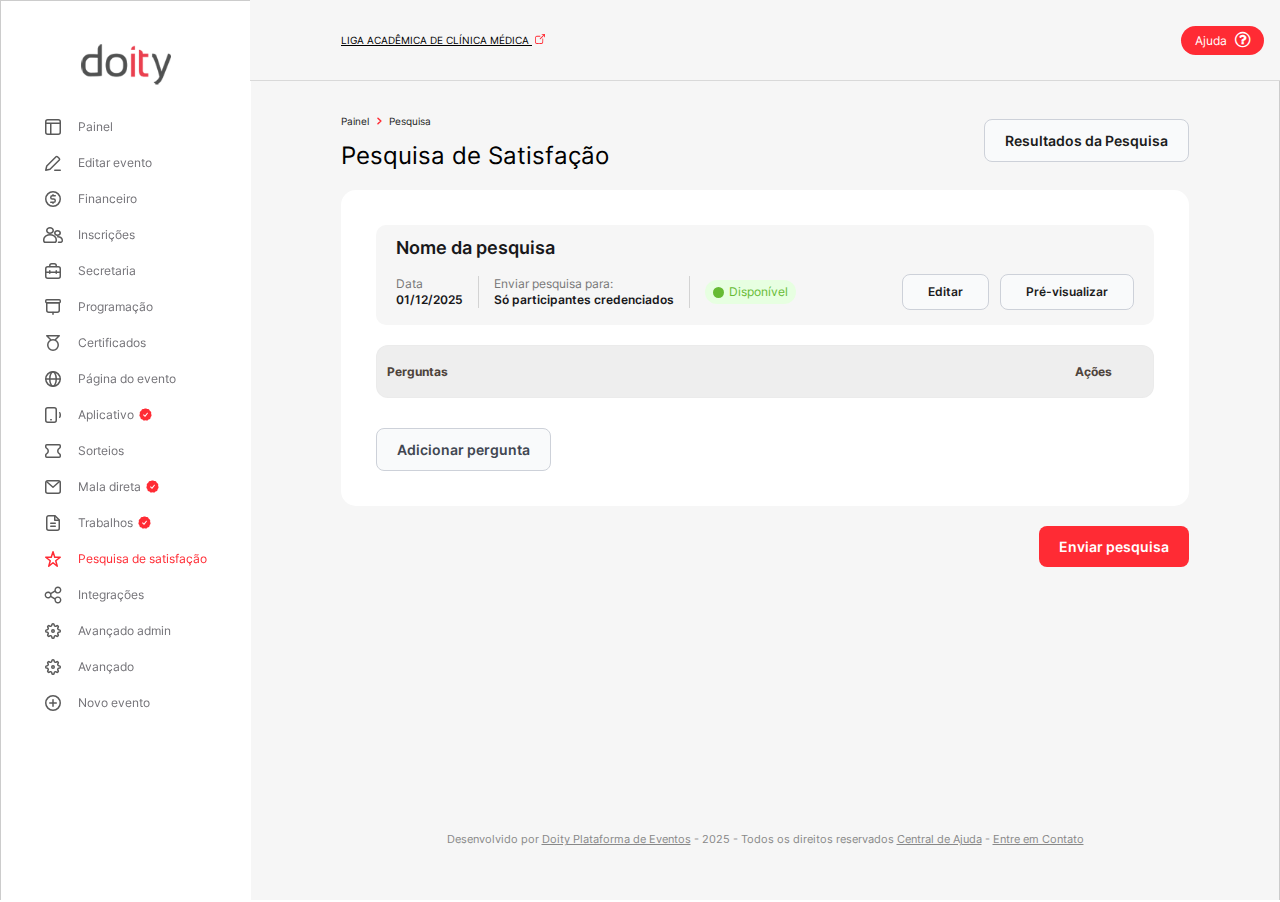
<file: index.html>
<!DOCTYPE html PUBLIC "-//W3C//DTD XHTML 1.0 Strict//EN" "http://www.w3.org/TR/xhtml1/DTD/xhtml1-strict.dtd"><html xmlns="http://www.w3.org/1999/xhtml" xml:lang="pt-br" lang="pt-br" data-scrapbook-source="https://doity.com.br/admin/pesquisas_perguntas/index/279481" data-scrapbook-create="20251201182334660" data-scrapbook-title="Pesquisa - Doity"><head>
	<meta http-equiv="Content-Type" content="text/html; charset=UTF-8">
	<title>
		Pesquisa -
		Doity    </title>
		
		
		<link rel="stylesheet" type="text/css" href="assets/css/reset.css">
		<link rel="stylesheet" type="text/css" href="assets/css/960.css">
		<link rel="stylesheet" type="text/css" href="assets/css/jquery-ui.css">
		<link rel="stylesheet" type="text/css" href="assets/css/thickbox.css">
		<link rel="stylesheet" type="text/css" href="assets/css/doitystrap.css">
		<link rel="stylesheet" type="text/css" href="assets/css/admin.css">
		<link rel="stylesheet" type="text/css" href="assets/css/admin_text.css">
		<link rel="stylesheet" type="text/css" href="assets/css/gray.css">
		<link rel="stylesheet" type="text/css" href="assets/css/datepicker.css">
		<link rel="stylesheet" type="text/css" href="assets/css/form.css">
		<link rel="stylesheet" type="text/css" href="assets/css/menu.css">
		<link rel="stylesheet" type="text/css" href="assets/css/messages.css">
		<link rel="stylesheet" type="text/css" href="assets/css/statics.css">
		<link rel="stylesheet" type="text/css" href="assets/css/tabs.css">
		<link rel="stylesheet" type="text/css" href="assets/css/wysiwyg.css">
		<link rel="stylesheet" type="text/css" href="assets/css/wysiwyg.modal.css">
		<link rel="stylesheet" type="text/css" href="assets/css/wysiwyg-editor.css">
		<link rel="stylesheet" type="text/css" href="assets/css/jquery.thumbs.css">
		<link rel="stylesheet" type="text/css" href="assets/css/bootstrap-tooltip.css">
		<link rel="stylesheet" type="text/css" href="assets/css/jquery.sidr.light.css">
		<link rel="stylesheet" type="text/css" href="assets/css/admin_v2.css">
		<link rel="stylesheet" type="text/css" href="assets/css/admin_responsive.css">
		<link rel="stylesheet" type="text/css" href="assets/css/font-awesome.min.css">
		<link rel="stylesheet" type="text/css" href="assets/css/croppie.css">
		
		<!-- Meus css`s -->
		<link rel="stylesheet" type="text/css" href="assets/css/flexbox.css">
		<link rel="stylesheet" type="text/css" href="assets/css/pesquisa.css">
		<link rel="stylesheet" type="text/css" href="assets/css/resultados.css">
		
		
		<link rel="shortcut icon" href="assets/images/favicon.png">
		<link rel="apple-touch-icon" href="https://grcmlesydpcd.objectstorage.sa-saopaulo-1.oci.customer-oci.com/p/OQwcvnO-c63O08Gc2Kv4OTbJttj5ik60dguiDIyyQ0wuo5SWn-jHOLW9wNbylNqI/n/grcmlesydpcd/b/dtysppobjmntbkp01/o/media/doity/favicon.png">
		<meta name="viewport" content="width=device-width,initial-scale=1">
		<meta name="robots" content="noindex">
		
		
		
		<!-- Google Tag Manager -->
		
		<!-- End Google Tag Manager -->
		
	</head>
	
	<body>
		
		
		<!-- Google Tag Manager (noscript) -->
		<noscript><iframe src="index_1.html" height="0" width="0" style="display:none;visibility:hidden"></iframe></noscript>
		<!-- End Google Tag Manager (noscript) -->
		
		<div id="ajax-loader" style="display: none;">    
			<div>
				<img src="assets/images/ajax-loader-center.gif" id="img-ajax-load-center" alt="">
				<span class="ajax-loader-message"></span>
			</div>
		</div>
		<style type="text/css">
			#ajax-loader{
				background-color: #111; 
				bottom: 0; 
				left: 0;
				position: fixed;
				right: 0;
				top: 0;
				z-index: 1060;
				background: rgba(0, 0, 0, 0.1);
			}
			#ajax-loader div{
				display: block;
				height: 10%;
				left: 50%;
				margin: -150px 0 0 -280px;
				outline: medium none;
				position: fixed;
				top: 60%;
				width: 560px;
				z-index: 2050;
			}
			
			#ajax-loader span.ajax-loader-message {
				display: none;
				position: fixed;
				background: #FCF8E3;
				padding: 20px;
				border-radius: 5px;
				margin: 0 auto;
				top: 50%;
				margin-top: -20px;
				font-size: 12px;
				color: #8a6d3b;
				border: 1px solid #faebcc;
			}
			
			#img-ajax-load-center{
				background-color: #000000;          
				border-radius: 6px;
				padding: 8px;
				position:absolute;
				left:50%;
				top:50%;
				margin-left: -24px;
				margin-top: -24px;
				
				
				opacity:0.75;
				-moz-opacity: 0.75;
				filter: alpha(opacity=75);
			}
		</style>
		<div id="wrapper">
			<div class="container" style="width: 100% !important">
				<div class="menu">
					<ul class="sf-js-enabled">
						<li>
							<a href="https://doity.com.br/admin">Painel</a>
						</li>
						<li class="break"></li>
						<li>
							<a href="https://doity.com.br/admin/eventos">Eventos</a>
						</li>
						<li class="break"></li>
						<li>
							<a href="https://doity.com.br/admin/users">Usuários</a>
							<ul class="sf-js-enabled">
								<li><a href="https://doity.com.br/admin/users">Usuários</a></li>
								<li><a href="https://doity.com.br/admin/roles">Perfis</a></li>
								<li><a href="https://doity.com.br/admin/acl/acl_permissions">Permissões</a></li>
							</ul>
						</li>
						
						<!--<li class="break"></li>
						
						<li>
							<a href="/admin/settings/prefix/Site">Configurações</a>        <ul class="sf-js-enabled">
								<li><a href="/admin/settings/prefix/Site">Site</a></li>
								<li><a href="/admin/settings/prefix/Meta">Meta</a></li>
								<li><a href="/admin/settings/prefix/Whitelabel">Whitelabel</a></li>
							</ul>
						</li>
						-->
						
						<li class="break"></li>
						<li>
							<a href="https://doity.com.br/admin/compras">Transações</a>
						</li>
						<li class="break"></li>
						<li>
							<a href="https://doity.com.br/admin/painel">Dashboard</a>
						</li>
						<li class="break"></li>
						<li>
							<a target="_blank" href="https://doity.com.br/evento-teste-frontend">Hotsite</a>
						</li>
						<li class="break"></li>
					</ul>
				</div>
				
				<div class="holder-parent">
					<div class="holder-left">
						<div class="box flex flex-direction-column big">
							<div class="content">
								<a href="https://doity.com.br/admin" style="margin-bottom: 20px;"><img src="assets/images/logo-doity-black.png" style="width: 90px;" alt=""></a>
								
								<ul class="nav-left" id="admin-nav" style="overflow-y: scroll;">
									<li class="">
										<a class="" href="https://doity.com.br/admin/eventos/painel/279481">
											<svg xmlns="http://www.w3.org/2000/svg" width="24" height="24" viewBox="0 0 24 24" fill="none">
												<path d="M4.75 6.75C4.75 5.64543 5.64543 4.75 6.75 4.75H17.25C18.3546 4.75 19.25 5.64543 19.25 6.75V17.25C19.25 18.3546 18.3546 19.25 17.25 19.25H6.75C5.64543 19.25 4.75 18.3546 4.75 17.25V6.75Z" stroke="#5A5A5A" stroke-width="1.5" stroke-linecap="round" stroke-linejoin="round"></path>
												<path d="M9.75 8.75V19" stroke="#5A5A5A" stroke-width="1.5" stroke-linecap="round" stroke-linejoin="round"></path>
												<path d="M5 8.25H19" stroke="#5A5A5A" stroke-width="1.5" stroke-linecap="round" stroke-linejoin="round"></path>
											</svg>
											<span>
												Painel
											</span>
										</a>
									</li>
									
									<li class="nav-left-li-sub">
										<a class="" href="#">
											<svg xmlns="http://www.w3.org/2000/svg" width="24" height="24" viewBox="0 0 24 24" fill="none">
												<path d="M4.75 19.2501L9 18.2501L18.2929 8.9572C18.6834 8.56667 18.6834 7.93351 18.2929 7.54298L16.4571 5.7072C16.0666 5.31667 15.4334 5.31667 15.0429 5.7072L5.75 15.0001L4.75 19.2501Z" stroke="#5A5A5A" stroke-width="1.5" stroke-linecap="round" stroke-linejoin="round"></path>
												<path d="M19.25 19.25H13.75" stroke="#5A5A5A" stroke-width="1.5" stroke-linecap="round" stroke-linejoin="round"></path>
											</svg>
											<span>
												Editar evento
											</span>
										</a>
										<ul class="nav-left-sub">
											<li>
												<a href="https://doity.com.br/admin/eventos/add/279481">
													<span>
														Informações
													</span>
												</a>
											</li>
											
											<li>
												<a href="https://doity.com.br/admin/eventos/add_passo2/279481">
													<span>
														Inscrições
													</span>
												</a>
											</li>
											
											<li>
												<a href="https://doity.com.br/admin/eventos/add_passo3/279481">
													<span>
														Personalização
													</span>
												</a>
											</li>
										</ul>
									</li>
									
									<li class="nav-left-li-sub">
										<a class="" href="#">
											<svg xmlns="http://www.w3.org/2000/svg" width="24" height="24" viewBox="0 0 24 24" fill="none">
												<path d="M12 19.25C16.0041 19.25 19.25 16.0041 19.25 12C19.25 7.99594 16.0041 4.75 12 4.75C7.99594 4.75 4.75 7.99594 4.75 12C4.75 16.0041 7.99594 19.25 12 19.25Z" stroke="#5A5A5A" stroke-width="1.5" stroke-linecap="round" stroke-linejoin="round"></path>
												<path d="M14.25 8.75H11.375C10.4775 8.75 9.75 9.47754 9.75 10.375C9.75 11.2725 10.4775 12 11.375 12H12.625C13.5225 12 14.25 12.7275 14.25 13.625C14.25 14.5225 13.5225 15.25 12.625 15.25H9.75" stroke="#5A5A5A" stroke-width="1.5" stroke-linecap="round" stroke-linejoin="round"></path>
												<path d="M12 7.75V8.25" stroke="#5A5A5A" stroke-width="1.5" stroke-linecap="round" stroke-linejoin="round"></path>
												<path d="M12 15.75V16.25" stroke="#5A5A5A" stroke-width="1.5" stroke-linecap="round" stroke-linejoin="round"></path>
											</svg>
											<span>
												Financeiro
											</span>
										</a>
										
										<ul class="nav-left-sub">
											<li class="">
												<a href="https://doity.com.br/admin/eventos/financeiro/279481">
													<span>
														Painel financeiro
													</span>
												</a>
											</li>
											
											
											<li class="">
												<a class="green " data-toggle="tooltip" title="Ver detalhes dos pagamentos" href="https://doity.com.br/admin/inscricoes/pagamentos/279481">
													<span>
														Pagamentos
													</span>
												</a>
											</li>
											
											
											<li class="">
												<a class="green " data-toggle="tooltip" title="Ver detalhes de receitas e despesas" href="https://doity.com.br/admin/movimentacoes/receita_despesa/279481">
													<span>
														Receitas &amp; Despesas
													</span>
												</a>
											</li>
											
											
											<li class="">
												<a data-toggle="tooltip" title="Gerenciar afiliados do evento" href="https://doity.com.br/admin/afiliados/index/279481">
													<span>
														Afiliados
													</span>
												</a>
											</li>
											
											<li class="">
												<a data-toggle="tooltip" title="Relatório de nota fiscal do evento" href="https://doity.com.br/relatorios/financeiro_bossa/279481">
													<span>
														Relatório Nota Fiscal
													</span>
												</a>
											</li>
										</ul>
										
									</li>
									
									
									<li class="nav-left-li-sub">
										<a class="odd-svg-left " href="#">
											<svg xmlns="http://www.w3.org/2000/svg" width="24" height="24" viewBox="0 0 24 24" fill="none">
												<path fill-rule="evenodd" clip-rule="evenodd" d="M8.99998 4C6.89466 4 5 5.47253 5 7.5C5 9.52747 6.89466 11 8.99998 11C11.1053 11 13 9.52747 13 7.5C13 5.47253 11.1053 4 8.99998 4ZM6.57427 7.5C6.57427 6.50698 7.55793 5.53314 8.99998 5.53314C10.442 5.53314 11.4257 6.50698 11.4257 7.5C11.4257 8.49302 10.442 9.46687 8.99998 9.46687C7.55793 9.46687 6.57427 8.49302 6.57427 7.5Z" fill="#5A5A5A"></path>
												<path fill-rule="evenodd" clip-rule="evenodd" d="M16.5 7C14.674 7 13 8.2482 13 10C13 11.7518 14.674 13 16.5 13C18.326 13 20 11.7518 20 10C20 8.2482 18.326 7 16.5 7ZM14.6218 10C14.6218 9.28683 15.3575 8.53957 16.5 8.53957C17.6425 8.53957 18.3783 9.28683 18.3783 10C18.3783 10.7132 17.6425 11.4605 16.5 11.4605C15.3575 11.4605 14.6218 10.7132 14.6218 10Z" fill="#5A5A5A"></path>
												<path fill-rule="evenodd" clip-rule="evenodd" d="M4.5805 12.2749C2.97797 13.2789 2.00002 15.066 2.00002 16.9925L2.00001 17.4336C1.99995 17.6024 1.99989 17.7464 2.01387 17.8771C2.13273 18.9882 2.9882 19.8642 4.06986 19.9858C4.19712 20.0001 4.33744 20 4.50216 20H13.4977C13.6625 20 13.8029 20.0001 13.9301 19.9858C15.0118 19.8642 15.8673 18.9882 15.9862 17.8771C16.0001 17.7464 16.0001 17.6024 16 17.4336V16.9925C16 15.066 15.0221 13.2789 13.4195 12.2749C10.7064 10.575 7.29363 10.575 4.5805 12.2749ZM3.52783 16.9925C3.52783 15.6137 4.22774 14.3336 5.37626 13.6141C7.60078 12.2204 10.3992 12.2204 12.6237 13.6141C13.7722 14.3336 14.4721 15.6137 14.4721 16.9925V17.3949C14.4721 17.6226 14.471 17.6725 14.4674 17.7058C14.427 18.0843 14.1352 18.3845 13.7639 18.4263C13.7311 18.43 13.6821 18.4312 13.4603 18.4312H4.53975C4.31788 18.4312 4.2689 18.43 4.23614 18.4263C3.86483 18.3845 3.57303 18.0843 3.53255 17.7058C3.52899 17.6725 3.52783 17.6226 3.52783 17.3949V16.9925Z" fill="#5A5A5A"></path>
												<path d="M20.0687 13.872C19.1098 13.2758 18.0271 12.9865 16.9501 13.0005C16.8545 13.0018 16.7588 13.0054 16.6633 13.0115C16.2757 13.0359 15.9782 13.3927 16.0013 13.8107C16.0243 14.2286 16.3588 14.5453 16.7462 14.5209C16.8198 14.5162 16.8936 14.5134 16.9673 14.5124C17.7989 14.5016 18.6302 14.7252 19.3619 15.1802C20.1364 15.6617 20.5904 16.5045 20.5904 17.3919V17.656C20.5905 17.7678 20.5896 17.8104 20.5864 17.8396C20.5529 18.1508 20.3007 18.4414 19.9272 18.4831C19.8911 18.4872 19.8425 18.488 19.7342 18.488H17.4521C17.0639 18.488 16.7473 18.8252 16.7473 19.2439C16.7473 19.6626 17.0639 20 17.4521 20H19.7478C19.8356 20.0001 19.9558 20.0002 20.073 19.9871C21.0536 19.8777 21.8716 19.0807 21.9866 18.0133C22.0002 17.8875 22.0001 17.7594 22 17.6708V17.6695V17.6551V17.3919C22 15.9392 21.2569 14.6107 20.0687 13.872Z" fill="#5A5A5A"></path>
											</svg>
											<span>
												Inscrições
											</span>
										</a>
										<ul class="nav-left-sub">
											
											
											<li class="">
												<a href="https://doity.com.br/admin/users/index2/279481">
													<span>
														Lista de inscritos
													</span>
												</a>
											</li>
											
											<li class="">
												<a href="https://doity.com.br/admin/atividades/adquirir_inscricao_atividades/279481">
													<span>
														Inscrições em atividades
													</span>
												</a>
											</li>
											
											<li class="">
												<a data-toggle="tooltip" title="Adicionar inscrição gratuita/cortesia" href="https://doity.com.br/admin/users/add2/279481">
													<span>
														Adicionar participante
													</span>
												</a>
											</li>
											
											<li class="">
												<a data-toggle="tooltip" title="Visualizar intenções de compras que foram abandonadas" href="https://doity.com.br/admin/inscricoes/inscricoes_incompletas/279481">
													<span>
														Inscrições incompletas
													</span>
												</a>
											</li>
											
										</ul>
									</li>
									
									<li class="nav-left-li-sub">
										<a class="" href="#">
											<svg xmlns="http://www.w3.org/2000/svg" width="24" height="24" viewBox="0 0 24 24" fill="none">
												<path d="M4.75 9.75C4.75 8.64543 5.64543 7.75 6.75 7.75H17.25C18.3546 7.75 19.25 8.64543 19.25 9.75V17.25C19.25 18.3546 18.3546 19.25 17.25 19.25H6.75C5.64543 19.25 4.75 18.3546 4.75 17.25V9.75Z" stroke="#5A5A5A" stroke-width="1.5" stroke-linecap="round" stroke-linejoin="round"></path>
												<path d="M8.75 7.5V6.75C8.75 5.64543 9.64543 4.75 10.75 4.75H13.25C14.3546 4.75 15.25 5.64543 15.25 6.75V7.5" stroke="#5A5A5A" stroke-width="1.5" stroke-linecap="round" stroke-linejoin="round"></path>
												<path d="M5 13.25H19" stroke="#5A5A5A" stroke-width="1.5" stroke-linecap="round" stroke-linejoin="round"></path>
												<path d="M8.75 11.75V14.25" stroke="#5A5A5A" stroke-width="1.5" stroke-linecap="round" stroke-linejoin="round"></path>
												<path d="M15.25 11.75V14.25" stroke="#5A5A5A" stroke-width="1.5" stroke-linecap="round" stroke-linejoin="round"></path>
											</svg>
											<span>
												Secretaria
											</span>
										</a>
										<ul class="nav-left-sub">
											<li class="">
												<a data-toggle="tooltip" title="Baixar lista de frequência" target="_blank" href="https://doity.com.br/admin/eventos/imprimir_lista_frequencia/279481">
													<span>
														Lista de frequência
													</span>
												</a>
											</li>
											
											
											<li class="">
												<a href="https://doity.com.br/admin/credenciamento/index/279481">
													<span>
														Credenciamento
													</span>
												</a>
											</li>
											
											
											<li class="">
												<a href="https://doity.com.br/admin/etiquetas/index/279481">
													<span style="display: flex; align-items: center; gap: 5px;">
														Etiquetas
														<img src="assets/images/selo-pro.svg" alt="" style="margin: 0; width: 13px; height: 13px;">
													</span>
												</a>
											</li>
											
											
											<li class="">
												<a href="https://doity.com.br/admin/entradas_saidas/index/279481">
													<span style="display: flex; align-items: center; gap: 5px;">
														Entrada/Saída
														<img src="assets/images/selo-pro.svg" alt="" style="margin: 0; width: 13px; height: 13px;">
													</span>
												</a>
											</li>
										</ul>
									</li>
									
									<li class="nav-left-li-sub">
										<a class="" href="#">
											<svg xmlns="http://www.w3.org/2000/svg" width="24" height="24" viewBox="0 0 24 24" fill="none">
												<path d="M18.25 7.75H5.75V15.25C5.75 16.3546 6.64543 17.25 7.75 17.25H16.25C17.3546 17.25 18.25 16.3546 18.25 15.25V7.75Z" stroke="#5A5A5A" stroke-width="1.5" stroke-linecap="round" stroke-linejoin="round"></path>
												<path d="M18.25 4.75H5.75C5.19772 4.75 4.75 5.19772 4.75 5.75V6.75C4.75 7.30228 5.19772 7.75 5.75 7.75H18.25C18.8023 7.75 19.25 7.30228 19.25 6.75V5.75C19.25 5.19772 18.8023 4.75 18.25 4.75Z" stroke="#5A5A5A" stroke-width="1.5" stroke-linecap="round" stroke-linejoin="round"></path>
												<path d="M12 17.5V19.25" stroke="#5A5A5A" stroke-width="1.5" stroke-linecap="round" stroke-linejoin="round"></path>
											</svg>
											<span>
												Programação
											</span>
										</a>
										<ul class="nav-left-sub">
											<li class="">
												<a href="https://doity.com.br/admin/atividades/index/279481">
													<span>
														Atividades
													</span>
												</a>
											</li>
											
											
											<li class="">
												<a href="https://doity.com.br/admin/palestrantes/index/279481">
													<span>
														Palestrantes
													</span>
												</a>
											</li>
											
										</ul>
									</li>
									
									<li class="nav-left-li-sub">
										<a class="" href="https://doity.com.br/admin/certificados/index/279481">
											<svg xmlns="http://www.w3.org/2000/svg" width="24" height="24" viewBox="0 0 24 24" fill="none">
												<path d="M14.25 8.75L18.25 4.75H5.75L9.75 8.75" stroke="#5A5A5A" stroke-width="1.5" stroke-linecap="round" stroke-linejoin="round"></path>
												<path d="M12 19.25C14.8995 19.25 17.25 16.8995 17.25 14C17.25 11.1005 14.8995 8.75 12 8.75C9.10051 8.75 6.75 11.1005 6.75 14C6.75 16.8995 9.10051 19.25 12 19.25Z" stroke="#5A5A5A" stroke-width="1.5" stroke-linecap="round" stroke-linejoin="round"></path>
											</svg>
											<span>
												Certificados
											</span>
										</a>
									</li>
									
									
									<li class="nav-left-li-sub">
										<a class="" href="#">
											<svg xmlns="http://www.w3.org/2000/svg" width="24" height="24" viewBox="0 0 24 24" fill="none">
												<path d="M12 19.25C16.0041 19.25 19.25 16.0041 19.25 12C19.25 7.99594 16.0041 4.75 12 4.75C7.99594 4.75 4.75 7.99594 4.75 12C4.75 16.0041 7.99594 19.25 12 19.25Z" stroke="#5A5A5A" stroke-width="1.5" stroke-linecap="round" stroke-linejoin="round"></path>
												<path d="M15.25 12C15.25 16.5 13.2426 19.25 12 19.25C10.7574 19.25 8.75 16.5 8.75 12C8.75 7.5 10.7574 4.75 12 4.75C13.2426 4.75 15.25 7.5 15.25 12Z" stroke="#5A5A5A" stroke-width="1.5" stroke-linecap="round" stroke-linejoin="round"></path>
												<path d="M5 12H12H19" stroke="#5A5A5A" stroke-width="1.5" stroke-linecap="round" stroke-linejoin="round"></path>
											</svg>
											<span>
												Página do evento
											</span>
										</a>
										<ul class="nav-left-sub">
											
											<li class="">
												<a href="https://doity.com.br/admin/eventos/seo/279481">
													<span>
														SEO
													</span>
												</a>
											</li>
											
											
											<li class="">
												<a href="https://doity.com.br/admin/galerias/index/279481">
													<span>
														Fotos
													</span>
												</a>
											</li>
											<li class="">
												<a href="https://doity.com.br/admin/videos/index/279481">
													<span>
														Vídeos
													</span>
												</a>
											</li>
											
											<li class="">
												<a href="https://doity.com.br/admin/parceiros/index/279481">
													<span>
														Parceiros
													</span>
												</a>
											</li>
											
											
											
											<li class="">
												<a href="https://doity.com.br/admin/links/index2/279481">
													<span>
														Menu
													</span>
												</a>
											</li>
											<li class="">
												<a href="https://doity.com.br/admin/nodes/index2/279481">
													<span>
														Conteúdo/Blog
													</span>
												</a>
											</li>
											
											<li class="">
												<a href="https://doity.com.br/admin/eventos/box_inscricao/279481">
													<span>
														Box de inscrição
													</span>
												</a>
											</li>
											
											
											
											<li class="">
												<a href="https://doity.com.br/admin/certificados/box_certificado/279481">
													<span>
														Box de certificado
													</span>
												</a>
											</li>
											
										</ul>
									</li>
									
									
									<li class="">
										<a class="" href="https://doity.com.br/admin/apps/adquirir_app/279481">
											<svg xmlns="http://www.w3.org/2000/svg" width="24" height="24" viewBox="0 0 24 24" fill="none">
												<path d="M4.75 6.75C4.75 5.64543 5.64543 4.75 6.75 4.75H13.25C14.3546 4.75 15.25 5.64543 15.25 6.75V17.25C15.25 18.3546 14.3546 19.25 13.25 19.25H6.75C5.64543 19.25 4.75 18.3546 4.75 17.25V6.75Z" stroke="#5A5A5A" stroke-width="1.5" stroke-linecap="round" stroke-linejoin="round"></path>
												<path d="M10.25 16.75H9.75" stroke="#5A5A5A" stroke-width="1.5" stroke-linecap="round" stroke-linejoin="round"></path>
												<path d="M18.75 14.25C18.75 14.25 19.25 13.3438 19.25 12C19.25 10.6562 18.75 9.75 18.75 9.75" stroke="#5A5A5A" stroke-width="1.5" stroke-linecap="round" stroke-linejoin="round"></path>
											</svg>
											<span style="display: flex; align-items: center; gap: 5px;">
												Aplicativo
												<img src="assets/images/selo-pro.svg" alt="" style="margin: 0; width: 13px; height: 13px;">
											</span>
										</a>
									</li>
									
									<li class="">
										<a class="" href="https://doity.com.br/admin/eventos/sorteios/279481">
											<svg xmlns="http://www.w3.org/2000/svg" width="24" height="24" viewBox="0 0 24 24" fill="none">
												<path d="M19.25 6.75C19.25 6.19772 18.8023 5.75 18.25 5.75H5.75C5.19772 5.75 4.75 6.19771 4.75 6.75V8.04566C4.75 8.50939 5.07835 8.89813 5.49029 9.11107C6.53552 9.65136 7.25 10.7422 7.25 12C7.25 13.2578 6.53552 14.3486 5.49029 14.8889C5.07835 15.1019 4.75 15.4906 4.75 15.9543V17.25C4.75 17.8023 5.19771 18.25 5.75 18.25H18.25C18.8023 18.25 19.25 17.8023 19.25 17.25V15.9543C19.25 15.4906 18.9216 15.1019 18.5097 14.8889C17.4645 14.3486 16.75 13.2578 16.75 12C16.75 10.7422 17.4645 9.65136 18.5097 9.11107C18.9216 8.89813 19.25 8.50939 19.25 8.04566V6.75Z" stroke="#5A5A5A" stroke-width="1.5" stroke-linecap="round" stroke-linejoin="round"></path>
											</svg>
											<span>
												Sorteios
											</span>
										</a>
									</li>
									
									<li class="">
										<a class="" href="https://doity.com.br/admin/mailing/index/279481">
											<svg xmlns="http://www.w3.org/2000/svg" width="24" height="24" viewBox="0 0 24 24" fill="none">
												<path d="M4.75 7.75C4.75 6.64543 5.64543 5.75 6.75 5.75H17.25C18.3546 5.75 19.25 6.64543 19.25 7.75V16.25C19.25 17.3546 18.3546 18.25 17.25 18.25H6.75C5.64543 18.25 4.75 17.3546 4.75 16.25V7.75Z" stroke="#5A5A5A" stroke-width="1.5" stroke-linecap="round" stroke-linejoin="round"></path>
												<path d="M5.5 6.5L12 12.25L18.5 6.5" stroke="#5A5A5A" stroke-width="1.5" stroke-linecap="round" stroke-linejoin="round"></path>
											</svg>
											<span style="display: flex; align-items: center; gap: 5px;">
												Mala direta
												<img src="assets/images/selo-pro.svg" alt="" style="margin: 0; width: 13px; height: 13px;">
											</span>
										</a>
									</li>
									
									<li class="">
										<a class="" href="https://doity.com.br/admin/modelos_submissoes/adquirir_submissao/279481">
											<svg xmlns="http://www.w3.org/2000/svg" width="24" height="24" viewBox="0 0 24 24" fill="none">
												<path d="M7.75 19.25H16.25C17.3546 19.25 18.25 18.3546 18.25 17.25V9L14 4.75H7.75C6.64543 4.75 5.75 5.64543 5.75 6.75V17.25C5.75 18.3546 6.64543 19.25 7.75 19.25Z" stroke="#5A5A5A" stroke-width="1.5" stroke-linecap="round" stroke-linejoin="round"></path>
												<path d="M18 9.25H13.75V5" stroke="#5A5A5A" stroke-width="1.5" stroke-linecap="round" stroke-linejoin="round"></path>
												<path d="M9.75 15.25H14.25" stroke="#5A5A5A" stroke-width="1.5" stroke-linecap="round" stroke-linejoin="round"></path>
												<path d="M9.75 12.25H14.25" stroke="#5A5A5A" stroke-width="1.5" stroke-linecap="round" stroke-linejoin="round"></path>
											</svg>
											<span style="display: flex; align-items: center; gap: 5px;">
												Trabalhos
												<img src="assets/images/selo-pro.svg" alt="" style="margin: 0; width: 13px; height: 13px;">
											</span>
										</a>
									</li>
									
									<!-- pesquisa -->
									
									<li class="">
										<a class="selected-svg" href="https://doity.com.br/admin/pesquisas/index/279481">
											<svg xmlns="http://www.w3.org/2000/svg" width="24" height="24" viewBox="0 0 24 24" fill="none">
												<path d="M12 4.75L13.75 10.25H19.25L14.75 13.75L16.25 19.25L12 15.75L7.75 19.25L9.25 13.75L4.75 10.25H10.25L12 4.75Z" stroke="#5A5A5A" stroke-width="1.5" stroke-linecap="round" stroke-linejoin="round"></path>
											</svg>
											<span style="display: flex; align-items: center; gap: 5px;">
												Pesquisa de satisfação
											</span>
										</a>
									</li>
									
									
									
									<li class="">
										<a class="odd-svg-left " href="https://doity.com.br/admin/integracoes/index/279481">
											<svg xmlns="http://www.w3.org/2000/svg" width="24" height="24" viewBox="0 0 24 24" fill="none">
												<path fill-rule="evenodd" clip-rule="evenodd" d="M16.8996 3.6001C18.8326 3.6001 20.3996 5.1671 20.3996 7.1001C20.3996 9.0331 18.8326 10.6001 16.8996 10.6001C15.618 10.6001 14.4974 9.91131 13.8876 8.88373L10.44 10.9522C10.5437 11.2831 10.5996 11.6351 10.5996 12.0001C10.5996 12.3651 10.5437 12.7171 10.44 13.0479L13.8876 15.1165C14.4974 14.0889 15.618 13.4001 16.8996 13.4001C18.8326 13.4001 20.3996 14.9671 20.3996 16.9001C20.3996 18.8331 18.8326 20.4001 16.8996 20.4001C14.9666 20.4001 13.3996 18.8331 13.3996 16.9001C13.3996 16.7551 13.4084 16.6123 13.4256 16.472L9.76106 14.2732C9.11911 15.0241 8.16494 15.5001 7.09961 15.5001C5.16661 15.5001 3.59961 13.9331 3.59961 12.0001C3.59961 10.0671 5.16661 8.5001 7.09961 8.5001C8.16494 8.5001 9.11911 8.97607 9.76106 9.72695L13.4256 7.52826C13.4084 7.38794 13.3996 7.24504 13.3996 7.1001C13.3996 5.1671 14.9666 3.6001 16.8996 3.6001ZM16.8996 5.0001C18.0594 5.0001 18.9996 5.9403 18.9996 7.1001C18.9996 8.25989 18.0594 9.2001 16.8996 9.2001C15.7398 9.2001 14.7996 8.25989 14.7996 7.1001C14.7996 5.9403 15.7398 5.0001 16.8996 5.0001ZM7.09961 9.9001C8.25941 9.9001 9.19961 10.8403 9.19961 12.0001C9.19961 13.1599 8.25941 14.1001 7.09961 14.1001C5.93981 14.1001 4.99961 13.1599 4.99961 12.0001C4.99961 10.8403 5.93981 9.9001 7.09961 9.9001ZM18.9996 16.9001C18.9996 15.7403 18.0594 14.8001 16.8996 14.8001C15.7398 14.8001 14.7996 15.7403 14.7996 16.9001C14.7996 18.0599 15.7398 19.0001 16.8996 19.0001C18.0594 19.0001 18.9996 18.0599 18.9996 16.9001Z" fill="#5A5A5A"></path>
											</svg>
											<span>
												Integrações
											</span>
										</a>
									</li>
									
									<!-- metricas -->
									
									<li>
										<a class="" href="https://doity.com.br/admin/eventos/edit2/279481">
											<svg xmlns="http://www.w3.org/2000/svg" width="24" height="24" viewBox="0 0 24 24" fill="none">
												<path d="M13.1191 5.61336C13.0508 5.11856 12.6279 4.75 12.1285 4.75H11.8715C11.3721 4.75 10.9492 5.11856 10.8809 5.61336L10.7938 6.24511C10.7382 6.64815 10.4403 6.96897 10.0622 7.11922C10.006 7.14156 9.95021 7.16484 9.89497 7.18905C9.52217 7.3524 9.08438 7.3384 8.75876 7.09419L8.45119 6.86351C8.05307 6.56492 7.49597 6.60451 7.14408 6.9564L6.95641 7.14408C6.60452 7.49597 6.56492 8.05306 6.86351 8.45118L7.09419 8.75876C7.33841 9.08437 7.3524 9.52216 7.18905 9.89497C7.16484 9.95021 7.14156 10.006 7.11922 10.0622C6.96897 10.4403 6.64815 10.7382 6.24511 10.7938L5.61336 10.8809C5.11856 10.9492 4.75 11.372 4.75 11.8715V12.1285C4.75 12.6279 5.11856 13.0508 5.61336 13.1191L6.24511 13.2062C6.64815 13.2618 6.96897 13.5597 7.11922 13.9378C7.14156 13.994 7.16484 14.0498 7.18905 14.105C7.3524 14.4778 7.3384 14.9156 7.09419 15.2412L6.86351 15.5488C6.56492 15.9469 6.60451 16.504 6.9564 16.8559L7.14408 17.0436C7.49597 17.3955 8.05306 17.4351 8.45118 17.1365L8.75876 16.9058C9.08437 16.6616 9.52216 16.6476 9.89496 16.811C9.95021 16.8352 10.006 16.8584 10.0622 16.8808C10.4403 17.031 10.7382 17.3519 10.7938 17.7549L10.8809 18.3866C10.9492 18.8814 11.3721 19.25 11.8715 19.25H12.1285C12.6279 19.25 13.0508 18.8814 13.1191 18.3866L13.2062 17.7549C13.2618 17.3519 13.5597 17.031 13.9378 16.8808C13.994 16.8584 14.0498 16.8352 14.105 16.8109C14.4778 16.6476 14.9156 16.6616 15.2412 16.9058L15.5488 17.1365C15.9469 17.4351 16.504 17.3955 16.8559 17.0436L17.0436 16.8559C17.3955 16.504 17.4351 15.9469 17.1365 15.5488L16.9058 15.2412C16.6616 14.9156 16.6476 14.4778 16.811 14.105C16.8352 14.0498 16.8584 13.994 16.8808 13.9378C17.031 13.5597 17.3519 13.2618 17.7549 13.2062L18.3866 13.1191C18.8814 13.0508 19.25 12.6279 19.25 12.1285V11.8715C19.25 11.3721 18.8814 10.9492 18.3866 10.8809L17.7549 10.7938C17.3519 10.7382 17.031 10.4403 16.8808 10.0622C16.8584 10.006 16.8352 9.95021 16.8109 9.89496C16.6476 9.52216 16.6616 9.08437 16.9058 8.75875L17.1365 8.4512C17.4351 8.05308 17.3955 7.49599 17.0436 7.1441L16.8559 6.95642C16.504 6.60453 15.9469 6.56494 15.5488 6.86353L15.2412 7.09419C14.9156 7.33841 14.4778 7.3524 14.105 7.18905C14.0498 7.16484 13.994 7.14156 13.9378 7.11922C13.5597 6.96897 13.2618 6.64815 13.2062 6.24511L13.1191 5.61336Z" stroke="#5A5A5A" stroke-width="1.5" stroke-linecap="round" stroke-linejoin="round"></path>
												<path d="M13.25 12C13.25 12.6904 12.6904 13.25 12 13.25C11.3096 13.25 10.75 12.6904 10.75 12C10.75 11.3096 11.3096 10.75 12 10.75C12.6904 10.75 13.25 11.3096 13.25 12Z" stroke="#5A5A5A" stroke-width="1.5" stroke-linecap="round" stroke-linejoin="round"></path>
											</svg>
											<span>
												Avançado admin
											</span>
										</a>
									</li>
									
									<li>
										<a class="" href="https://doity.com.br/admin/eventos/avancado/279481">
											<svg xmlns="http://www.w3.org/2000/svg" width="24" height="24" viewBox="0 0 24 24" fill="none">
												<path d="M13.1191 5.61336C13.0508 5.11856 12.6279 4.75 12.1285 4.75H11.8715C11.3721 4.75 10.9492 5.11856 10.8809 5.61336L10.7938 6.24511C10.7382 6.64815 10.4403 6.96897 10.0622 7.11922C10.006 7.14156 9.95021 7.16484 9.89497 7.18905C9.52217 7.3524 9.08438 7.3384 8.75876 7.09419L8.45119 6.86351C8.05307 6.56492 7.49597 6.60451 7.14408 6.9564L6.95641 7.14408C6.60452 7.49597 6.56492 8.05306 6.86351 8.45118L7.09419 8.75876C7.33841 9.08437 7.3524 9.52216 7.18905 9.89497C7.16484 9.95021 7.14156 10.006 7.11922 10.0622C6.96897 10.4403 6.64815 10.7382 6.24511 10.7938L5.61336 10.8809C5.11856 10.9492 4.75 11.372 4.75 11.8715V12.1285C4.75 12.6279 5.11856 13.0508 5.61336 13.1191L6.24511 13.2062C6.64815 13.2618 6.96897 13.5597 7.11922 13.9378C7.14156 13.994 7.16484 14.0498 7.18905 14.105C7.3524 14.4778 7.3384 14.9156 7.09419 15.2412L6.86351 15.5488C6.56492 15.9469 6.60451 16.504 6.9564 16.8559L7.14408 17.0436C7.49597 17.3955 8.05306 17.4351 8.45118 17.1365L8.75876 16.9058C9.08437 16.6616 9.52216 16.6476 9.89496 16.811C9.95021 16.8352 10.006 16.8584 10.0622 16.8808C10.4403 17.031 10.7382 17.3519 10.7938 17.7549L10.8809 18.3866C10.9492 18.8814 11.3721 19.25 11.8715 19.25H12.1285C12.6279 19.25 13.0508 18.8814 13.1191 18.3866L13.2062 17.7549C13.2618 17.3519 13.5597 17.031 13.9378 16.8808C13.994 16.8584 14.0498 16.8352 14.105 16.8109C14.4778 16.6476 14.9156 16.6616 15.2412 16.9058L15.5488 17.1365C15.9469 17.4351 16.504 17.3955 16.8559 17.0436L17.0436 16.8559C17.3955 16.504 17.4351 15.9469 17.1365 15.5488L16.9058 15.2412C16.6616 14.9156 16.6476 14.4778 16.811 14.105C16.8352 14.0498 16.8584 13.994 16.8808 13.9378C17.031 13.5597 17.3519 13.2618 17.7549 13.2062L18.3866 13.1191C18.8814 13.0508 19.25 12.6279 19.25 12.1285V11.8715C19.25 11.3721 18.8814 10.9492 18.3866 10.8809L17.7549 10.7938C17.3519 10.7382 17.031 10.4403 16.8808 10.0622C16.8584 10.006 16.8352 9.95021 16.8109 9.89496C16.6476 9.52216 16.6616 9.08437 16.9058 8.75875L17.1365 8.4512C17.4351 8.05308 17.3955 7.49599 17.0436 7.1441L16.8559 6.95642C16.504 6.60453 15.9469 6.56494 15.5488 6.86353L15.2412 7.09419C14.9156 7.33841 14.4778 7.3524 14.105 7.18905C14.0498 7.16484 13.994 7.14156 13.9378 7.11922C13.5597 6.96897 13.2618 6.64815 13.2062 6.24511L13.1191 5.61336Z" stroke="#5A5A5A" stroke-width="1.5" stroke-linecap="round" stroke-linejoin="round"></path>
												<path d="M13.25 12C13.25 12.6904 12.6904 13.25 12 13.25C11.3096 13.25 10.75 12.6904 10.75 12C10.75 11.3096 11.3096 10.75 12 10.75C12.6904 10.75 13.25 11.3096 13.25 12Z" stroke="#5A5A5A" stroke-width="1.5" stroke-linecap="round" stroke-linejoin="round"></path>
											</svg>
											<span>
												Avançado
											</span>
										</a>
									</li>
									
									<li>
										<a href="https://doity.com.br/admin/eventos/add">
											<svg xmlns="http://www.w3.org/2000/svg" width="24" height="24" viewBox="0 0 24 24" fill="none">
												<path d="M4.75 12C4.75 7.99594 7.99594 4.75 12 4.75C16.0041 4.75 19.25 7.99594 19.25 12C19.25 16.0041 16.0041 19.25 12 19.25C7.99594 19.25 4.75 16.0041 4.75 12Z" stroke="#5A5A5A" stroke-width="1.5" stroke-linecap="round" stroke-linejoin="round"></path>
												<path d="M12 8.75V15.25" stroke="#5A5A5A" stroke-width="1.5" stroke-linecap="round" stroke-linejoin="round"></path>
												<path d="M15.25 12H8.75" stroke="#5A5A5A" stroke-width="1.5" stroke-linecap="round" stroke-linejoin="round"></path>
											</svg>
											<span>
												Novo evento
											</span>
										</a>
									</li>
								</ul>
							</div>
						</div>
					</div>
					
					<div class="holder">
						<!-- Trecho do teste -->
						<div class="pesquisa-content">
							<div class="__headbar doity" style="width: screWidthpx">
								<div class="__centered">
									<a class="nome_evento" href="https://doity.com.br/evento-teste-frontend" target="_blank">liga acadêmica de clínica médica
										<svg style="margin-left: 3px; width: 10px; height: 10px;" xmlns="http://www.w3.org/2000/svg" width="8" height="8" viewBox="0 0 8 8" fill="none">
											<path fill-rule="evenodd" clip-rule="evenodd" d="M2.97931 1.44397H3.99726C4.18158 1.44397 4.331 1.5934 4.331 1.77772C4.331 1.96204 4.18158 2.11146 3.99726 2.11146H3.00373C2.36498 2.11146 1.91948 2.11218 1.58335 2.15737C1.25683 2.20127 1.08391 2.28157 0.960752 2.40473C0.837597 2.52788 0.757299 2.7008 0.713397 3.02732C0.668206 3.36345 0.667495 3.80895 0.667495 4.44771V4.99624C0.667495 5.635 0.668206 6.08046 0.713397 6.41659C0.757299 6.74313 0.837597 6.91606 0.960752 7.03921C1.08391 7.16237 1.25683 7.24268 1.58335 7.28659C1.91948 7.33175 2.36497 7.33246 3.00373 7.33246H3.55226C4.19101 7.33246 4.63651 7.33175 4.97265 7.28659C5.29918 7.24268 5.47207 7.16237 5.59522 7.03921C5.71838 6.91606 5.79869 6.74313 5.8426 6.41659C5.8878 6.08046 5.88851 5.635 5.88851 4.99624V4.00269C5.88851 3.81838 6.03793 3.66896 6.22224 3.66896C6.40655 3.66896 6.55597 3.81838 6.55597 4.00269V5.02064C6.55602 5.62922 6.55602 6.11975 6.50415 6.50557C6.45028 6.9061 6.33509 7.24335 6.06722 7.51121C5.79935 7.77903 5.46211 7.89428 5.06158 7.9481C4.67576 7.99997 4.18523 7.99996 3.57667 7.99996H2.97931C2.37074 7.99996 1.88021 7.99997 1.49441 7.9481C1.09387 7.89428 0.756615 7.77903 0.488763 7.51121C0.22091 7.24335 0.105706 6.9061 0.0518534 6.50557C-1.62058e-05 6.11975 -8.65683e-06 5.62922 2.32023e-07 5.02064V4.42327C-8.65683e-06 3.81471 -1.62058e-05 3.32418 0.0518534 2.93838C0.105706 2.53784 0.22091 2.20058 0.488763 1.93273C0.756615 1.66488 1.09387 1.54968 1.49441 1.49582C1.88021 1.44395 2.37074 1.44396 2.97931 1.44397Z" fill="#FF2B34"></path>
											<path fill-rule="evenodd" clip-rule="evenodd" d="M5.66368 0.667495C5.47937 0.667495 5.32995 0.518073 5.32995 0.33375C5.32995 0.149426 5.47937 0 5.66368 0H7.6662C7.85051 0 7.99993 0.149426 7.99993 0.33375V2.33624C7.99993 2.52056 7.85051 2.66998 7.6662 2.66998C7.48185 2.66998 7.33243 2.52056 7.33243 2.33624V1.13949L4.34222 4.12972C4.21186 4.26007 4.00053 4.26007 3.87021 4.12972C3.73988 3.99939 3.73988 3.78807 3.87021 3.65773L6.86043 0.667495H5.66368Z" fill="#FF2B34"></path>
										</svg>
									</a>
									<div class="__left __top_menu-mobile">
										<a id="resp-menu" href="#admin-nav">
											<i class="fa fa-bars"></i>
										</a>
										<a class="__mobile-criar_novo" style="display: none; width: 28px; height: 28px; border-radius: 100px; background-color: #C2141C; filter: drop-shadow(0px 2px 5px rgba(0, 0, 0, 0.15)); align-items: center; justify-content: center;" href="https://doity.com.br/admin/eventos/add">
											<svg xmlns="http://www.w3.org/2000/svg" width="18" height="18" viewBox="0 0 18 18" fill="none">
												<path d="M9 4.3125V13.6875" stroke="white" stroke-width="1.5" stroke-linecap="round" stroke-linejoin="round"></path>
												<path d="M13.6875 9H4.3125" stroke="white" stroke-width="1.5" stroke-linecap="round" stroke-linejoin="round"></path>
											</svg>
										</a>
									</div>
									<a href="https://doity.com.br/admin"><img src="assets/images/logo-doity-black.png" style="width: 90px;" class="doity-logo" alt=""></a>        <div class="__right __items-row">
										<div class="__notificacoes">
											<a href="#" id="top-menu-help" class="open-help-admin">
												Ajuda
												<i class="fa fa-question-circle-o" style="font-size: 18px; vertical-align: middle;margin-right: 5px;"></i>
											</a>
										</div>
										
										<div class="__bell-icon" style="display: none;">
											<svg xmlns="http://www.w3.org/2000/svg" width="24" height="24" viewBox="0 0 24 24" fill="none">
												<path d="M17.25 12V10C17.25 7.1005 14.8995 4.75 12 4.75C9.10051 4.75 6.75 7.10051 6.75 10V12L4.75 16.25H19.25L17.25 12Z" stroke="black" stroke-width="1.5" stroke-linecap="round" stroke-linejoin="round"></path>
												<path d="M9 16.75C9 16.75 9 19.25 12 19.25C15 19.25 15 16.75 15 16.75" stroke="black" stroke-width="1.5" stroke-linecap="round" stroke-linejoin="round"></path>
											</svg>
											<svg xmlns="http://www.w3.org/2000/svg" width="7" height="7" viewBox="0 0 7 7" fill="none" style="position: absolute; top: 0; right: 0;">
												<circle cx="3.5" cy="3.5" r="3.5" fill="#FF2B34"></circle>
											</svg>
										</div>
										
										<div class="__perfil __showAndHide" data-toggle="nav.__menu" id="perfil">
											<div class="__avatar">
												
												<img src="assets/images/1-avatar.png" alt="">                        
											</div>
											<div class="__info">
												<h3>
													Administrator
												</h3>
												<i class="fa fa-chevron-down" style="color: #FF2B34;"></i>
											</div>
											<nav class="__menu" id="menu">
												<ul class="__menu-root">
													<li>
														<a href="https://doity.com.br/admin/users/edit2">Minha Conta</a>
													</li>
													<li>
														<a href="https://doity.com.br/admin/eventos">Meus Eventos</a>
													</li>
													<li>
														<a href="https://api.doity.com.br/public/integracoes">Integrações</a>
													</li>
													<li>
														<a href="https://doity.com.br/area-do-participante/painel">Área do Participante</a>
													</li>
													<li>
														<a href="https://doity.com.br/admin/instituicoes">Instituições</a>
													</li>
													
													<li>
														<a href="https://doity.com.br/admin/settings/news">Atualizações</a>
													</li>
													
													<li>
														<a href="https://doity.com.br/admin/users/logout">Sair</a>
													</li>
												</ul>
											</nav>
										</div><!-- .perfil -->
									</div><!-- .right.items-row -->
								</div><!-- .centered -->
							</div>
							
							<div class="flex align-items-center justify-space-between">
								<div class="breadcrumb">
									<p class="d_text-darker d_font_size-10 d_display-flex d_margin_bottom-10">
										<a href="https://doity.com.br/admin/eventos/painel/279481">Painel</a>
										<svg xmlns="http://www.w3.org/2000/svg" width="20" height="20" viewBox="0 0 20 20" fill="none">
											<path d="M8.9585 7.29199L11.8752 10.0003L8.9585 12.7087" stroke="#FF2B34" stroke-width="1.5" stroke-linecap="round" stroke-linejoin="round"></path>
										</svg>Pesquisa
									</p> 
									<span style="display: flex; flex-direction: column; justify-content: center; width: fit-content;">Pesquisa de Satisfação</span>
								</div>
								
								<div class="pesquisa-acoes">
									<a class="botao-padrao botao-grande" href="https://doity.com.br/admin/pesquisas_resultados/index/1402">
										Resultados da Pesquisa
									</a>
								</div>
							</div>
							
							<div class="flex flex-direction-column align-items-end" style="margin-top: 20px">
								<link rel="stylesheet" type="text/css" href="assets/css/osx.css">
								<div class="box pesquisa_pergunta">
									
									<div class="title">
										<h2>Pesquisa</h2>
										<img src="assets/images/title-hide.gif" alt="">    
									</div>
									
									<div class="content forms">								
										<div class="painel-info-artigos">
											<h3>Nome da pesquisa</h3>
											<div class="pesquisa-painel-info-artigos flex justify-between">
												<div class="conteudo-painel-info-artigos flex align-items-center">
													<div>
														<p>Data</p>
														<p><span>01/12/2025</span></p>
													</div>
													<div>
														<p>Enviar pesquisa para: </p>
														<p><span>Só participantes credenciados</span></p>
													</div>
													<div class="disponivel">
														<span class="circle"></span>
														<p class="disponibilidade color-check">Disponível</p>
													</div>
												</div>
												<div class="botao-info-artigos">
													<a class="botao-padrao" href="https://doity.com.br/admin/pesquisas/edit/1402" style="margin-right: 6px;">Editar</a>
													<a class="botao-padrao" href="https://doity.com.br/admin/pesquisas/preview/1402" target="_blank">Pré-visualizar</a>
												</div>
											</div>
										</div>
										
										<table class="table-resp">
											<thead>
												<tr class="table-header">
													<th style="padding: 17.5px 10px;">Perguntas <span>(16)</span></th>
													<th style="text-align: center; padding-right: 10px;">Ações</th>
												</tr>
											</thead>
											<tbody id="pesquisa-perguntas">
												<!-- Aqui vamos iterar as perguntas -->
												
												<!-- <tr style="background-color: rgb(248, 248, 248);">
													<td data-th="Nome" style="padding: 17.5px 10px;">Qual nota você daria para a organização?</td>
													<td data-th="Ações" style="text-align: center;">
														<a href="https://doity.com.br/admin/pesquisas_perguntas/edit/11639">
															<img src="/assets/images/icons-editar-12px.png" width="14px" height="14px" alt="">
														</a> 
														
														<form action="https://doity.com.br/admin/pesquisas_perguntas/delete/11639" name="post_692ddd27080e6959484772" id="post_692ddd27080e6959484772" style="display:none;" method="post">
															<input type="hidden" name="_method" value="POST"><input type="hidden" name="data[_Token][key]" value="d0a4d7808b25367c63670521594f8e66817be9c43decf001d7e9bc5762307bf6ce980aef69628051e22199ee2c3e64a5adda23f162fb08da27233fee6ad138bd" id="Token2018854625">
															<div style="display:none;">
																<input type="hidden" name="data[_Token][fields]" value="d26674c0616aee8878cd154a740bd58e73ae8fd5%3A" id="TokenFields1076305948">
																<input type="hidden" name="data[_Token][unlocked]" value="" id="TokenUnlocked2015711291">
															</div>
														</form>
														<a href="#">
															<img src="assets/images/delete.svg" width="14px" height="14px" alt="">
														</a>
													</td>
												</tr> -->
												<!-- <tr>
													<td data-th="Nome" style="padding: 17.5px 10px;">A qualidade dos palestrantes foi satisfatória? <span class="obrigatorio">*</span></td>
													<td data-th="Ações" style="text-align: center;">
														<a href="https://doity.com.br/admin/pesquisas_perguntas/edit/11640">
															<img src="/assets/images/icons-editar-12px.png" width="14px" height="14px" alt="">
														</a>
														
														<form action="https://doity.com.br/admin/pesquisas_perguntas/delete/11640" name="post_692ddd2708275959402913" id="post_692ddd2708275959402913" style="display:none;" method="post">
															<input type="hidden" name="_method" value="POST">
															<input type="hidden" name="data[_Token][key]" value="d0a4d7808b25367c63670521594f8e66817be9c43decf001d7e9bc5762307bf6ce980aef69628051e22199ee2c3e64a5adda23f162fb08da27233fee6ad138bd" id="Token2115250840">
															<div style="display:none;">
																<input type="hidden" name="data[_Token][fields]" value="abd7742d7ace77b7cbb034e1c5408e54c72956b1%3A" id="TokenFields975048490">
																<input type="hidden" name="data[_Token][unlocked]" value="" id="TokenUnlocked1454321251">
															</div>
														</form>
														<a href="#">
															<img src="assets/images/delete.svg" width="14px" height="14px" alt="">
														</a>
													</td>
												</tr>
												<tr style="background-color: rgb(248, 248, 248);">
													<td data-th="Nome" style="padding: 17.5px 10px;">Como você avalia a organização do evento?</td>
													<td data-th="Ações" style="text-align: center;">
														<a href="https://doity.com.br/admin/pesquisas_perguntas/edit/11641">
															<img src="/assets/images/icons-editar-12px.png" width="14px" height="14px" alt="">
														</a>
														
														<form action="https://doity.com.br/admin/pesquisas_perguntas/delete/11641" name="post_692ddd27083f5786625006" id="post_692ddd27083f5786625006" style="display:none;" method="post">
															<input type="hidden" name="_method" value="POST">
															<input type="hidden" name="data[_Token][key]" value="d0a4d7808b25367c63670521594f8e66817be9c43decf001d7e9bc5762307bf6ce980aef69628051e22199ee2c3e64a5adda23f162fb08da27233fee6ad138bd" id="Token970684964">
															<div style="display:none;">
																<input type="hidden" name="data[_Token][fields]" value="17614a9a00b10e1b602ddecce7657cb5f7e0afab%3A" id="TokenFields1698820600">
																<input type="hidden" name="data[_Token][unlocked]" value="" id="TokenUnlocked803104074">
															</div>
														</form>
														<a href="#">
															<img src="assets/images/delete.svg" width="14px" height="14px" alt="">
														</a>
													</td>
												</tr>
												<tr>
													<td data-th="Nome" style="padding: 17.5px 10px;">Pergunta exemplo</td>
													<td data-th="Ações" style="text-align: center;">
														<a href="https://doity.com.br/admin/pesquisas_perguntas/edit/11650">
															<img src="/assets/images/icons-editar-12px.png" width="14px" height="14px" alt="">
														</a>
														
														<form action="https://doity.com.br/admin/pesquisas_perguntas/delete/11650" name="post_692ddd2708560114869397" id="post_692ddd2708560114869397" style="display:none;" method="post">
															<input type="hidden" name="_method" value="POST">
															<input type="hidden" name="data[_Token][key]" value="d0a4d7808b25367c63670521594f8e66817be9c43decf001d7e9bc5762307bf6ce980aef69628051e22199ee2c3e64a5adda23f162fb08da27233fee6ad138bd" id="Token628605233">
															<div style="display:none;">
																<input type="hidden" name="data[_Token][fields]" value="947be805aefd63bd4050adfd07e49e6b338c294f%3A" id="TokenFields853050961">
																<input type="hidden" name="data[_Token][unlocked]" value="" id="TokenUnlocked1176650523">
															</div>
														</form>
														<a href="#">
															<img src="assets/images/delete.svg" width="14px" height="14px" alt="">
														</a>
													</td>
												</tr>   -->         
											</tbody>
										</table>
									</div>    

									<button
										id="abrir-formulario"
										type="button"
										class="botao-padrao botao-grande"
										style="margin-top: 30px;"
										href="https://doity.com.br/admin/pesquisas_perguntas/add/1402">
										Adicionar pergunta
									</button>
									
									<form id="formulario-pergunta" style="display: none;">
										<div class="pergunta-container">
											<div class="input text required flex flex-direction-column">
												<label for="input-pergunta">Pergunta<b>*</b></label>
												<input id="input-pergunta" name="input-pergunta" type="text" required="required" value="">
											</div>
											<div class="input checkbox flex">
												<input type="checkbox" id="pergunta_obrigatoria" name="pergunta_obrigatoria">
												<label for="pergunta_obrigatoria">Obrigatório</label>
											</div>
										</div>
										<div class="row flex justify-space-between align-items-center" style="margin-top: 20px;">
											<button id="cancelar-pergunta" type="button" class="botao-padrao botao-grande2">
												Cancelar
											</button>                
											<button id="adiciona-pergunta" type="button" class="botao-padrao botao-grande2 botao-erro">
												Adicionar
											</button>             
										</div>
									</form>
									
								</div>
								<div class="botao-gigante flex justify-end" style="width: 100%;">
									<a
										id="enviar-pesquisa"
										class="botao-padrao botao-erro botao-grande"
										data-toggle="tooltip"
										title="Pesquisa já foi enviada. Não é possível enviar a pesquisa novamente"
										style="margin-top: 20px;">
										Enviar pesquisa
									</a>          	 
								</div>
								
								<!-- MENSAGEM PERGUNTANDO SE DESEJA ENVIAR PARA E-MAIL PARA OS PARTICIPANTES INFORMANDO QUE O CERTIFICADO ESTÁ LIBERADO -->
								<div id="container">
									<div id="content">
										
										<!-- modal content -->
										<div id="osx-modal-content">
											<div id="osx-modal-title">Atenção:</div>
											<div id="osx-modal-data">
												<p>
													Você só poderá enviar essa pesquisa uma única vez.<br>
													Conforme você configurou, ela será enviada para todos os <b>confirmados</b> no evento.
												</p>
												<div class="submit">
													<a href="https://doity.com.br/admin/pesquisas/index/279481" id="apenas-liberar" style="width: 70px; float: left; margin: 10px 10px;" class="osx-acao-secundaria">Cancelar</a>
													<a href="https://doity.com.br/admin/pesquisas/enviar/1402" id="liberar-e-enviar" style="width: 110px; float: right; margin: 10px 10px;" class="osx-acao-principal">Enviar pesquisa</a>
												</div>
												
											</div>
										</div>
									</div>
								</div>
							</div>
						</div>
						<!-- Trecho do fim do teste -->
						
						<div class="footer">
							<div id="footer">
								<p>Desenvolvido por 
									<a href="http://doity.com.br/" target="_blank">Doity Plataforma de Eventos</a>
								</p> 
								<p>
									- 2025 - Todos os direitos reservados
								</p>
								<p>
									<a href="https://ajuda.doity.com.br/" target="_blank">Central de Ajuda</a> - 
									<a href="#">Entre em Contato</a>
								</p>
							</div>
							
							<style>
								#footer {
									display: flex;
									justify-content: center;
									gap: 3px;
								}
								@media (max-width: 768px) {
									#footer {
										flex-direction: column;
										align-items: center;
									}
								}
							</style>
						</div>
					</div>
				</div>
			</div>
		</div>
		
		<div id="modal-info-feedback-pos-evento" class="modal hide fade modal-medium" role="dialog" aria-labelledby="modal-info-feedback-pos-eventoLabel" aria-hidden="true" style="top: 280px;">
			<button type="button" id="btn-fechar-info-feedback-pos-evento" class="close feedback-pos-close" aria-label="Close"><span aria-hidden="true">×</span></button>
			<div class="modal-body modal-feed-back-pos-evento" style="font-size: 13px; min-height: 470px;">
				
				<h1>Queremos a sua opinião!</h1>
				
				<p>
					Prezado(a) <b>Administrator</b>,
				</p>
				
				<p>
					A Doity evoluiu todos esses anos sempre ouvindo o feedback dos nossos clientes
					e não queremos parar por aqui!
				</p>
				
				<p>
					Sabemos como é difícil e trabalhoso organizar eventos, e nossa missão é justamente facilitar esse 
					trabalho e te ajudar a focar no que é mais importante: a qualidade do seu evento!
				</p>
				
				<p>
					E para fazer uma plataforma cada vez melhor, queremos a 
					sua ajuda respondendo um rápido questionário
				</p>
				
				<p id="strong-modal-feedback">Muito obrigado e até o próximo evento!</p>
				
				
				<div>
					<a href="https://forms.gle/N36a7xuTSTG9S8qXA" target="_blank" id="reponder-questionario-destruir-modal"><button id="btn-modal-feedback-pos-evento">Responder Questionario</button></a>
					
					<a href="#" id="responder-mais-tarde-feedback-pos-modal">Responder Mais Tarde</a>
				</div>
				
				
			</div>
			
		</div>
		
		<style>
			#modal-info-feedback-pos-evento{
				border: none;
				max-width: 500px;
				min-height: 350px !important;
				border-radius: 15px;
				display: none;
				
			}
			
			.modal-feed-back-pos-evento{
				min-height: 440px !important; 
				padding: 50px !important;
				padding-right: 0px !important ;
			}
			
			.modal-feed-back-pos-evento p{
				margin-bottom: 18px;
			}
			
			.modal-feed-back-pos-evento #strong-modal-feedback{
				font-weight: bold;
			}
			
			#btn-modal-feedback-pos-evento{
				padding: 15px; 
				background-color: #ff2b34;
				color: white;
				border: none;
				border-radius: 5px;
				cursor: pointer;
			}
			
			#btn-modal-feedback-pos-evento:hover{
				background-color: #f73941;
			}
			
			.feedback-pos-close{
				padding: 30px !important;
				padding-top: 20px !important;
				padding-left: 18px !important;
				padding-right: 20px !important;
				text-align: center;
			}
			
			
			
			#responder-mais-tarde-feedback-pos-modal{
				margin-left: 80px;
			}
		</style>
		
		<style>
			.noBreadcrumbPaddingTop {
				padding-top: 0 !important;
			}
		</style>
		
	<script
		src="https://code.jquery.com/jquery-3.7.1.min.js"
		integrity="sha256-/JqT3SQfawRcv/BIHPThkBvs0OEvtFFmqPF/lYI/Cxo="
		crossorigin="anonymous">
	</script>
	<script src="assets/js/script.js"></script>
</body>
</html>
</file>
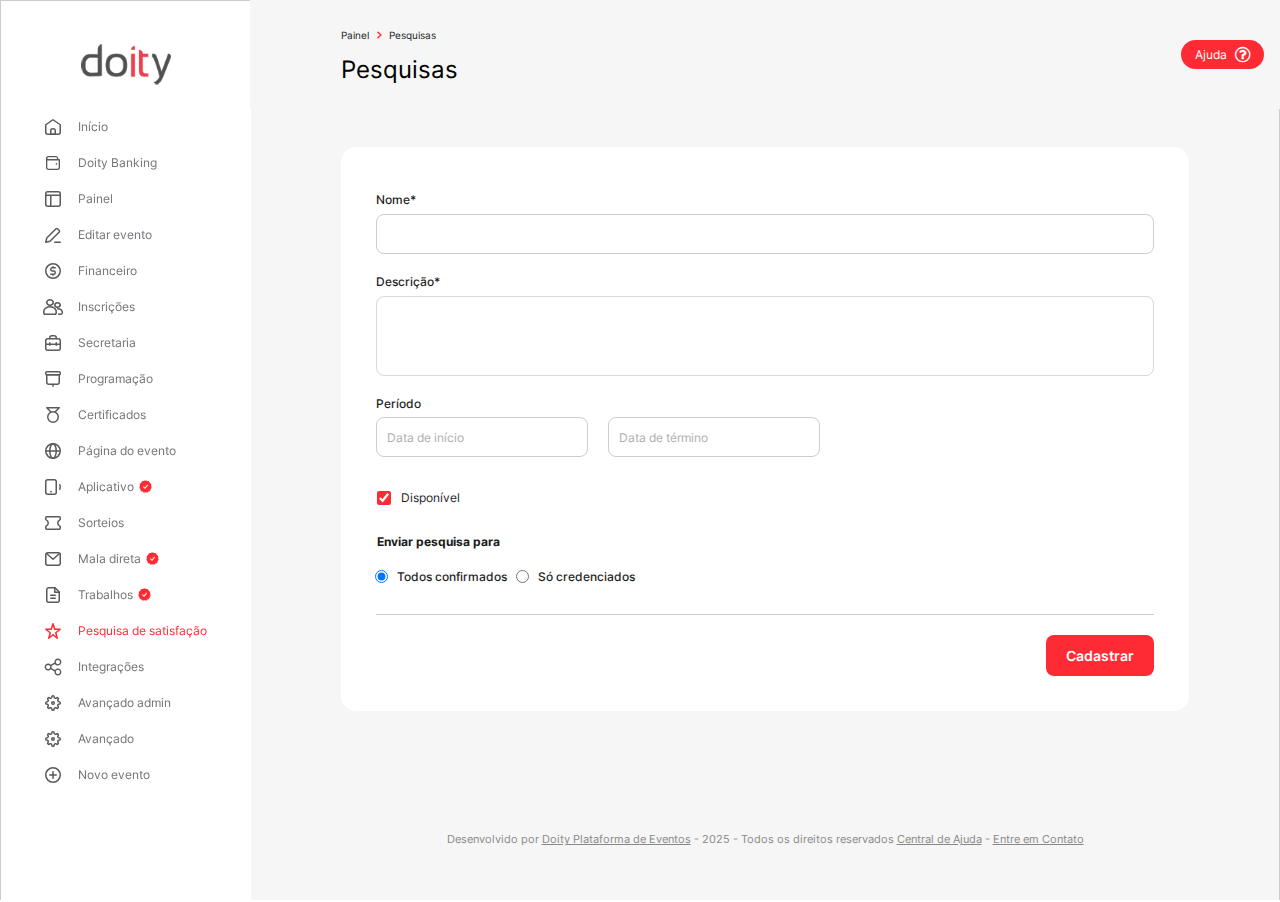
<file: editar-pesquisa/index.html>
<!DOCTYPE html PUBLIC "-//W3C//DTD XHTML 1.0 Strict//EN" "http://www.w3.org/TR/xhtml1/DTD/xhtml1-strict.dtd"><html xmlns="http://www.w3.org/1999/xhtml" xml:lang="pt-br" lang="pt-br" data-scrapbook-source="https://doity.com.br/admin/pesquisas/edit/1402" data-scrapbook-create="20251201182532438" data-scrapbook-title="Pesquisas - Doity"><head>
    <meta http-equiv="Content-Type" content="text/html; charset=UTF-8">
    <title>
        Pesquisas -
        Doity    </title>
            
        
	<link rel="stylesheet" type="text/css" href="../assets/css/reset.css">
	<link rel="stylesheet" type="text/css" href="../assets/css/960.css">
	<link rel="stylesheet" type="text/css" href="../assets/css/jquery-ui.css">
	<link rel="stylesheet" type="text/css" href="../assets/css/thickbox.css">
	<link rel="stylesheet" type="text/css" href="../assets/css/doitystrap.css">
	<link rel="stylesheet" type="text/css" href="../assets/css/admin.css">
	<link rel="stylesheet" type="text/css" href="../assets/css/admin_text.css">
	<link rel="stylesheet" type="text/css" href="../assets/css/gray.css">
	<link rel="stylesheet" type="text/css" href="../assets/css/datepicker.css">
	<link rel="stylesheet" type="text/css" href="../assets/css/form.css">
	<link rel="stylesheet" type="text/css" href="../assets/css/menu.css">
	<link rel="stylesheet" type="text/css" href="../assets/css/messages.css">
	<link rel="stylesheet" type="text/css" href="../assets/css/statics.css">
	<link rel="stylesheet" type="text/css" href="../assets/css/tabs.css">
	<link rel="stylesheet" type="text/css" href="../assets/css/wysiwyg.css">
	<link rel="stylesheet" type="text/css" href="../assets/css/wysiwyg.modal.css">
	<link rel="stylesheet" type="text/css" href="../assets/css/wysiwyg-editor.css">
	<link rel="stylesheet" type="text/css" href="../assets/css/jquery.thumbs.css">
	<link rel="stylesheet" type="text/css" href="../assets/css/bootstrap-tooltip.css">
	<link rel="stylesheet" type="text/css" href="../assets/css/jquery.sidr.light.css">
	<link rel="stylesheet" type="text/css" href="../assets/css/admin_v2.css">
	<link rel="stylesheet" type="text/css" href="../assets/css/admin_responsive.css">
	<link rel="stylesheet" type="text/css" href="../assets/css/font-awesome.min.css">
	<link rel="stylesheet" type="text/css" href="../assets/css/croppie.css">

    <!-- Meus css's -->
	<link rel="stylesheet" type="text/css" href="../assets/css/editar-pesquisa.css">
    <link rel="stylesheet" type="text/css" href="/assets/css/flexbox.css">
    <link rel="stylesheet" type="text/css" href="/assets/css/resultados.css">
    <link rel="stylesheet" type="text/css" href="/assets/css/pesquisa.css">

	
    <link rel="shortcut icon" href="favicon.png">
    <link rel="apple-touch-icon" href="https://grcmlesydpcd.objectstorage.sa-saopaulo-1.oci.customer-oci.com/p/OQwcvnO-c63O08Gc2Kv4OTbJttj5ik60dguiDIyyQ0wuo5SWn-jHOLW9wNbylNqI/n/grcmlesydpcd/b/dtysppobjmntbkp01/o/media/doity/favicon.png">
    <meta name="viewport" content="width=device-width,initial-scale=1">
    <meta name="robots" content="noindex">
    
<!-- Google Tag Manager -->

<!-- End Google Tag Manager -->

</head>

<body>
    

    <!-- Google Tag Manager (noscript) -->
<noscript><iframe src="index_1.html" height="0" width="0" style="display:none;visibility:hidden"></iframe></noscript>
<!-- End Google Tag Manager (noscript) -->

    <div id="ajax-loader" style="display: none;">    
    <div>
        <img src="../assets/images/ajax-loader-center.gif" id="img-ajax-load-center" alt="">        <span class="ajax-loader-message"></span>
    </div>
</div>
<style type="text/css">
    #ajax-loader{
        background-color: #111; 
        bottom: 0; 
        left: 0;
        position: fixed;
        right: 0;
        top: 0;
        z-index: 1060;
        background: rgba(0, 0, 0, 0.1);
    }
    #ajax-loader div{
        display: block;
        height: 10%;
        left: 50%;
        margin: -150px 0 0 -280px;
        outline: medium none;
        position: fixed;
        top: 60%;
        width: 560px;
        z-index: 2050;
    }

    #ajax-loader span.ajax-loader-message {
        display: none;
        position: fixed;
        background: #FCF8E3;
        padding: 20px;
        border-radius: 5px;
        margin: 0 auto;
        top: 50%;
        margin-top: -20px;
        font-size: 12px;
        color: #8a6d3b;
        border: 1px solid #faebcc;
    }

    #img-ajax-load-center{
        background-color: #000000;          
        border-radius: 6px;
        padding: 8px;
        position:absolute;
        left:50%;
        top:50%;
        margin-left: -24px;
        margin-top: -24px;


        opacity:0.75;
       -moz-opacity: 0.75;
       filter: alpha(opacity=75);
    }
</style>
    <div id="wrapper">
                <div class="container" style="width: 100% !important">
            <div class="menu">
                <ul class="sf-js-enabled">
    

    <li>
        <a href="https://doity.com.br/admin">Painel</a>    </li>
    
    <li class="break"></li>
    
    <li>
        <a href="https://doity.com.br/admin/eventos">Eventos</a>    </li>
    
    <li class="break"></li>
    
    <li>
        <a href="https://doity.com.br/admin/users">Usuários</a>                <ul class="sf-js-enabled">
            <li><a href="https://doity.com.br/admin/users">Usuários</a></li>
            <li><a href="https://doity.com.br/admin/roles">Perfis</a></li>
            <li><a href="https://doity.com.br/admin/acl/acl_permissions">Permissões</a></li>
        </ul>
            </li>
    
        <!--<li class="break"></li>
    
    <li>
        <a href="/admin/settings/prefix/Site">Configurações</a>        <ul class="sf-js-enabled">
            <li><a href="/admin/settings/prefix/Site">Site</a></li>
            <li><a href="/admin/settings/prefix/Meta">Meta</a></li>
            <li><a href="/admin/settings/prefix/Whitelabel">Whitelabel</a></li>
        </ul>
    </li>
    -->
        
    <li class="break"></li>
    
            <li>
            <a href="https://doity.com.br/admin/compras">Transações</a>        </li>
        <li class="break"></li>
        
            <li>
            <a href="https://doity.com.br/admin/painel">Dashboard</a>        </li>
        <li class="break"></li>
        
        
        
</ul>

            </div>
            <div class="holder-parent">
                <div class="holder-left">
            
                                            

<div class="box big">
    <div class="content">
        <a href="https://doity.com.br/admin" style="margin-bottom: 20px;"><img src="../assets/images/logo-doity-black.png" style="width: 90px;" alt=""></a>        <ul class="nav-left" id="admin-nav" style="overflow-y: scroll;">

            <!-- opcoes do admin-->

            <li style="display: none;">
                <a class="nome_evento d_margin_bottom-10" target="_blank" href="https://doity.com.br/evento-teste-frontend">
                    Evento Teste Frontend                    <svg xmlns="http://www.w3.org/2000/svg" width="8" height="8" viewBox="0 0 8 8" fill="none" style="min-width: 8px; min-height: 8px;">
                        <path fill-rule="evenodd" clip-rule="evenodd" d="M2.97931 1.44385H3.99726C4.18158 1.44385 4.331 1.59327 4.331 1.7776C4.331 1.96192 4.18158 2.11134 3.99726 2.11134H3.00373C2.36498 2.11134 1.91948 2.11205 1.58335 2.15724C1.25683 2.20115 1.08391 2.28144 0.960752 2.4046C0.837597 2.52776 0.757299 2.70067 0.713397 3.0272C0.668206 3.36333 0.667495 3.80882 0.667495 4.44759V4.99612C0.667495 5.63487 0.668206 6.08034 0.713397 6.41647C0.757299 6.743 0.837597 6.91594 0.960752 7.03909C1.08391 7.16225 1.25683 7.24256 1.58335 7.28647C1.91948 7.33162 2.36497 7.33233 3.00373 7.33233H3.55226C4.19101 7.33233 4.63651 7.33162 4.97265 7.28647C5.29918 7.24256 5.47207 7.16225 5.59522 7.03909C5.71838 6.91594 5.79869 6.743 5.8426 6.41647C5.8878 6.08034 5.88851 5.63487 5.88851 4.99612V4.00257C5.88851 3.81826 6.03793 3.66883 6.22224 3.66883C6.40655 3.66883 6.55597 3.81826 6.55597 4.00257V5.02052C6.55602 5.6291 6.55602 6.11963 6.50415 6.50545C6.45028 6.90598 6.33509 7.24322 6.06722 7.51109C5.79935 7.77891 5.46211 7.89415 5.06158 7.94798C4.67576 7.99984 4.18523 7.99984 3.57667 7.99984H2.97931C2.37074 7.99984 1.88021 7.99984 1.49441 7.94798C1.09387 7.89415 0.756615 7.77891 0.488763 7.51109C0.22091 7.24322 0.105706 6.90598 0.0518534 6.50545C-1.62058e-05 6.11963 -8.65683e-06 5.6291 2.32023e-07 5.02052V4.42315C-8.65683e-06 3.81458 -1.62058e-05 3.32406 0.0518534 2.93826C0.105706 2.53771 0.22091 2.20046 0.488763 1.93261C0.756615 1.66476 1.09387 1.54955 1.49441 1.4957C1.88021 1.44383 2.37074 1.44384 2.97931 1.44385Z" fill="#FF2B34"></path>
                        <path fill-rule="evenodd" clip-rule="evenodd" d="M5.66465 0.667495C5.48034 0.667495 5.33092 0.518073 5.33092 0.33375C5.33092 0.149426 5.48034 0 5.66465 0H7.66718C7.85149 0 8.00091 0.149426 8.00091 0.33375V2.33624C8.00091 2.52056 7.85149 2.66998 7.66718 2.66998C7.48282 2.66998 7.3334 2.52056 7.3334 2.33624V1.13949L4.34319 4.12972C4.21284 4.26007 4.00151 4.26007 3.87119 4.12972C3.74085 3.99939 3.74085 3.78807 3.87119 3.65773L6.8614 0.667495H5.66465Z" fill="#FF2B34"></path>
                    </svg>
                </a>
            </li>

            <li>
                                        <a href="https://doity.com.br/admin">
                                                <svg xmlns="http://www.w3.org/2000/svg" width="24" height="24" viewBox="0 0 24 24" fill="none">
                            <path d="M6.75024 19.2502H17.2502C18.3548 19.2502 19.2502 18.3548 19.2502 17.2502V9.75025L12.0002 4.75024L4.75024 9.75025V17.2502C4.75024 18.3548 5.64568 19.2502 6.75024 19.2502Z" stroke="#5A5A5A" stroke-width="1.5" stroke-linecap="round" stroke-linejoin="round"></path>
                            <path d="M9.75 15.7495C9.75 14.6449 10.6455 13.7495 11.75 13.7495H12.25C13.3546 13.7495 14.25 14.6449 14.25 15.7495V19.2495H9.75V15.7495Z" stroke="#5A5A5A" stroke-width="1.5" stroke-linecap="round" stroke-linejoin="round"></path>
                        </svg>
                        <span>
                            Início                        </span>
                    </a>
            </li>
            
            
            <!-- opcoes do admin whitelabel-->
            


                        <li>
                <a class="odd-svg-left " href="https://doity.com.br/admin/bank/contas/getCarteiras/279481">
                <!-- '/admin/users/carteiras_user' TODO revisar merge -->
                    <svg xmlns="http://www.w3.org/2000/svg" width="24" height="24" viewBox="0 0 24 24" fill="none">
                        <path fill-rule="evenodd" clip-rule="evenodd" d="M6.3125 7.1875C6.3125 6.70425 6.70425 6.3125 7.1875 6.3125H14.8438C15.4478 6.3125 15.9375 6.80218 15.9375 7.40625V8.0625H7.1875C6.70425 8.0625 6.3125 7.67075 6.3125 7.1875ZM17.25 7.40625V8.0625H18.3438C18.7062 8.0625 19 8.35631 19 8.71875V16.5938C19 17.9227 17.9227 19 16.5938 19H7.40625C6.07732 19 5 17.9227 5 16.5938V7.40625C5 7.38011 5.00153 7.35432 5.0045 7.32898C5.00152 7.2822 5 7.23503 5 7.1875C5 5.97938 5.97938 5 7.1875 5H14.8438C16.1727 5 17.25 6.07732 17.25 7.40625ZM6.3125 9.19298V16.5938C6.3125 17.1978 6.80218 17.6875 7.40625 17.6875H16.5938C17.1978 17.6875 17.6875 17.1978 17.6875 16.5938V9.375H7.1875C6.87639 9.375 6.58045 9.31005 6.3125 9.19298ZM14.625 12.875C14.625 12.3918 15.0168 12 15.5 12C15.9832 12 16.375 12.3918 16.375 12.875C16.375 13.3582 15.9832 13.75 15.5 13.75C15.0168 13.75 14.625 13.3582 14.625 12.875Z" fill="#5A5A5A"></path>
                    </svg>
                    <span>Doity Banking</span>
                </a>
            </li>
            
            
            
            <!-- opcoes do evento-->
            
                
                <li class="">
                    <a class="" href="https://doity.com.br/admin/eventos/painel/279481">
                        <svg xmlns="http://www.w3.org/2000/svg" width="24" height="24" viewBox="0 0 24 24" fill="none">
                            <path d="M4.75 6.75C4.75 5.64543 5.64543 4.75 6.75 4.75H17.25C18.3546 4.75 19.25 5.64543 19.25 6.75V17.25C19.25 18.3546 18.3546 19.25 17.25 19.25H6.75C5.64543 19.25 4.75 18.3546 4.75 17.25V6.75Z" stroke="#5A5A5A" stroke-width="1.5" stroke-linecap="round" stroke-linejoin="round"></path>
                            <path d="M9.75 8.75V19" stroke="#5A5A5A" stroke-width="1.5" stroke-linecap="round" stroke-linejoin="round"></path>
                            <path d="M5 8.25H19" stroke="#5A5A5A" stroke-width="1.5" stroke-linecap="round" stroke-linejoin="round"></path>
                        </svg>
                        <span>
                            Painel                        </span>
                    </a>
                </li>

                
                <li class="nav-left-li-sub">
                    <a class="" href="#">
                        <svg xmlns="http://www.w3.org/2000/svg" width="24" height="24" viewBox="0 0 24 24" fill="none">
                            <path d="M4.75 19.2501L9 18.2501L18.2929 8.9572C18.6834 8.56667 18.6834 7.93351 18.2929 7.54298L16.4571 5.7072C16.0666 5.31667 15.4334 5.31667 15.0429 5.7072L5.75 15.0001L4.75 19.2501Z" stroke="#5A5A5A" stroke-width="1.5" stroke-linecap="round" stroke-linejoin="round"></path>
                            <path d="M19.25 19.25H13.75" stroke="#5A5A5A" stroke-width="1.5" stroke-linecap="round" stroke-linejoin="round"></path>
                        </svg>
                        <span>
                            Editar evento                        </span>
                    </a>
                    <ul class="nav-left-sub">
                        
                        <li>
                            <a href="https://doity.com.br/admin/eventos/add/279481">
                                                                <span>
                                    Informações                                </span>
                            </a>
                        </li>
                        
                        <li>
                            <a href="https://doity.com.br/admin/eventos/add_passo2/279481">
                                                                <span>
                                    Inscrições                                </span>
                            </a>
                        </li>
                        
                        <li>
                            <a href="https://doity.com.br/admin/eventos/add_passo3/279481">
                                                                <span>
                                    Personalização                                </span>
                            </a>
                        </li>
                    </ul>
                </li>

                <!-- <li class="">
                    <a href="/admin/definicoes_evento/index/279481">
                        <img src="../assets/images//img/sidebar_doity/config.png" alt=""/>                        <span>Definições do evento</span>
                    </a>
                </li> -->

                <li class="nav-left-li-sub">
                    <a class="" href="#">
                        <svg xmlns="http://www.w3.org/2000/svg" width="24" height="24" viewBox="0 0 24 24" fill="none">
                            <path d="M12 19.25C16.0041 19.25 19.25 16.0041 19.25 12C19.25 7.99594 16.0041 4.75 12 4.75C7.99594 4.75 4.75 7.99594 4.75 12C4.75 16.0041 7.99594 19.25 12 19.25Z" stroke="#5A5A5A" stroke-width="1.5" stroke-linecap="round" stroke-linejoin="round"></path>
                            <path d="M14.25 8.75H11.375C10.4775 8.75 9.75 9.47754 9.75 10.375C9.75 11.2725 10.4775 12 11.375 12H12.625C13.5225 12 14.25 12.7275 14.25 13.625C14.25 14.5225 13.5225 15.25 12.625 15.25H9.75" stroke="#5A5A5A" stroke-width="1.5" stroke-linecap="round" stroke-linejoin="round"></path>
                            <path d="M12 7.75V8.25" stroke="#5A5A5A" stroke-width="1.5" stroke-linecap="round" stroke-linejoin="round"></path>
                            <path d="M12 15.75V16.25" stroke="#5A5A5A" stroke-width="1.5" stroke-linecap="round" stroke-linejoin="round"></path>
                        </svg>
                        <span>
                            Financeiro                        </span>
                    </a>

                    <ul class="nav-left-sub">

                        
                        <li class="">
                            <a href="https://doity.com.br/admin/eventos/financeiro/279481">
                                                                <span>
                                    Painel financeiro                                </span>
                            </a>
                        </li>

                        
                        <li class="">
                            <a class="green " data-toggle="tooltip" title="Ver detalhes dos pagamentos" href="https://doity.com.br/admin/inscricoes/pagamentos/279481">
                                <span>
                                    Pagamentos                                </span>
                            </a>
                        </li>

                        
                        <li class="">
                            <a class="green " data-toggle="tooltip" title="Ver detalhes de receitas e despesas" href="https://doity.com.br/admin/movimentacoes/receita_despesa/279481">
                                <span>
                                    Receitas &amp; Despesas                                </span>
                            </a>
                        </li>

                        
                        <li class="">
                            <a class="green" data-toggle="tooltip" title="Gerenciar afiliados do evento" href="https://doity.com.br/admin/afiliados/index/279481">
                                <span>
                                    Afiliados                                </span>
                            </a>
                        </li>

                                                    <li class="">
                                <a class="green" data-toggle="tooltip" title="Relatório de nota fiscal do evento" href="https://doity.com.br/relatorios/financeiro_bossa/279481">
                                    <span>
                                        Relatório Nota Fiscal                                    </span>
                                </a>
                            </li>
                                            </ul>

                </li>

                
                <li class="nav-left-li-sub">
                    <a class="odd-svg-left " href="#">
                        <svg xmlns="http://www.w3.org/2000/svg" width="24" height="24" viewBox="0 0 24 24" fill="none">
                            <path fill-rule="evenodd" clip-rule="evenodd" d="M8.99998 4C6.89466 4 5 5.47253 5 7.5C5 9.52747 6.89466 11 8.99998 11C11.1053 11 13 9.52747 13 7.5C13 5.47253 11.1053 4 8.99998 4ZM6.57427 7.5C6.57427 6.50698 7.55793 5.53314 8.99998 5.53314C10.442 5.53314 11.4257 6.50698 11.4257 7.5C11.4257 8.49302 10.442 9.46687 8.99998 9.46687C7.55793 9.46687 6.57427 8.49302 6.57427 7.5Z" fill="#5A5A5A"></path>
                            <path fill-rule="evenodd" clip-rule="evenodd" d="M16.5 7C14.674 7 13 8.2482 13 10C13 11.7518 14.674 13 16.5 13C18.326 13 20 11.7518 20 10C20 8.2482 18.326 7 16.5 7ZM14.6218 10C14.6218 9.28683 15.3575 8.53957 16.5 8.53957C17.6425 8.53957 18.3783 9.28683 18.3783 10C18.3783 10.7132 17.6425 11.4605 16.5 11.4605C15.3575 11.4605 14.6218 10.7132 14.6218 10Z" fill="#5A5A5A"></path>
                            <path fill-rule="evenodd" clip-rule="evenodd" d="M4.5805 12.2749C2.97797 13.2789 2.00002 15.066 2.00002 16.9925L2.00001 17.4336C1.99995 17.6024 1.99989 17.7464 2.01387 17.8771C2.13273 18.9882 2.9882 19.8642 4.06986 19.9858C4.19712 20.0001 4.33744 20 4.50216 20H13.4977C13.6625 20 13.8029 20.0001 13.9301 19.9858C15.0118 19.8642 15.8673 18.9882 15.9862 17.8771C16.0001 17.7464 16.0001 17.6024 16 17.4336V16.9925C16 15.066 15.0221 13.2789 13.4195 12.2749C10.7064 10.575 7.29363 10.575 4.5805 12.2749ZM3.52783 16.9925C3.52783 15.6137 4.22774 14.3336 5.37626 13.6141C7.60078 12.2204 10.3992 12.2204 12.6237 13.6141C13.7722 14.3336 14.4721 15.6137 14.4721 16.9925V17.3949C14.4721 17.6226 14.471 17.6725 14.4674 17.7058C14.427 18.0843 14.1352 18.3845 13.7639 18.4263C13.7311 18.43 13.6821 18.4312 13.4603 18.4312H4.53975C4.31788 18.4312 4.2689 18.43 4.23614 18.4263C3.86483 18.3845 3.57303 18.0843 3.53255 17.7058C3.52899 17.6725 3.52783 17.6226 3.52783 17.3949V16.9925Z" fill="#5A5A5A"></path>
                            <path d="M20.0687 13.872C19.1098 13.2758 18.0271 12.9865 16.9501 13.0005C16.8545 13.0018 16.7588 13.0054 16.6633 13.0115C16.2757 13.0359 15.9782 13.3927 16.0013 13.8107C16.0243 14.2286 16.3588 14.5453 16.7462 14.5209C16.8198 14.5162 16.8936 14.5134 16.9673 14.5124C17.7989 14.5016 18.6302 14.7252 19.3619 15.1802C20.1364 15.6617 20.5904 16.5045 20.5904 17.3919V17.656C20.5905 17.7678 20.5896 17.8104 20.5864 17.8396C20.5529 18.1508 20.3007 18.4414 19.9272 18.4831C19.8911 18.4872 19.8425 18.488 19.7342 18.488H17.4521C17.0639 18.488 16.7473 18.8252 16.7473 19.2439C16.7473 19.6626 17.0639 20 17.4521 20H19.7478C19.8356 20.0001 19.9558 20.0002 20.073 19.9871C21.0536 19.8777 21.8716 19.0807 21.9866 18.0133C22.0002 17.8875 22.0001 17.7594 22 17.6708V17.6695V17.6551V17.3919C22 15.9392 21.2569 14.6107 20.0687 13.872Z" fill="#5A5A5A"></path>
                        </svg>
                        <span>
                            Inscrições                        </span>
                    </a>
                    <ul class="nav-left-sub">

                        
                        <li class="">
                            <a href="https://doity.com.br/admin/users/index2/279481">
                                <span>
                                    Lista de inscritos                                </span>
                            </a>
                        </li>

                                                    <li class="">
                                <a href="https://doity.com.br/admin/atividades/adquirir_inscricao_atividades/279481">
                                    <span>
                                        Inscrições em atividades                                    </span>
                                </a>
                            </li>
                        
                        
                        <li class="">
                            <a data-toggle="tooltip" title="Adicionar inscrição gratuita/cortesia" class="green" href="https://doity.com.br/admin/users/add2/279481">
                                <span>
                                    Adicionar participante                                </span>
                            </a>
                        </li>

                        
                        <li class="">
                            <a class="green" data-toggle="tooltip" title="Visualizar intenções de compras que foram abandonadas" href="https://doity.com.br/admin/inscricoes/inscricoes_incompletas/279481">
                                <span>
                                    Inscrições incompletas                                </span>
                            </a>
                        </li>

                                            </ul>
                </li>

                                    <li class="nav-left-li-sub">
                        <a class="" href="#">
                            <svg xmlns="http://www.w3.org/2000/svg" width="24" height="24" viewBox="0 0 24 24" fill="none">
                                <path d="M4.75 9.75C4.75 8.64543 5.64543 7.75 6.75 7.75H17.25C18.3546 7.75 19.25 8.64543 19.25 9.75V17.25C19.25 18.3546 18.3546 19.25 17.25 19.25H6.75C5.64543 19.25 4.75 18.3546 4.75 17.25V9.75Z" stroke="#5A5A5A" stroke-width="1.5" stroke-linecap="round" stroke-linejoin="round"></path>
                                <path d="M8.75 7.5V6.75C8.75 5.64543 9.64543 4.75 10.75 4.75H13.25C14.3546 4.75 15.25 5.64543 15.25 6.75V7.5" stroke="#5A5A5A" stroke-width="1.5" stroke-linecap="round" stroke-linejoin="round"></path>
                                <path d="M5 13.25H19" stroke="#5A5A5A" stroke-width="1.5" stroke-linecap="round" stroke-linejoin="round"></path>
                                <path d="M8.75 11.75V14.25" stroke="#5A5A5A" stroke-width="1.5" stroke-linecap="round" stroke-linejoin="round"></path>
                                <path d="M15.25 11.75V14.25" stroke="#5A5A5A" stroke-width="1.5" stroke-linecap="round" stroke-linejoin="round"></path>
                            </svg>
                            <span>
                                Secretaria                            </span>
                        </a>
                        <ul class="nav-left-sub">

                            
                            <li class="">
                                <a class="green" data-toggle="tooltip" title="Baixar lista de frequência" target="_blank" href="https://doity.com.br/admin/eventos/imprimir_lista_frequencia/279481">
                                    <span>
                                        Lista de frequência                                    </span>
                                </a>
                            </li>

                            
                            <li class="">
                                <a href="https://doity.com.br/admin/credenciamento/index/279481">
                                    <span>
                                        Credenciamento                                    </span>
                                </a>
                            </li>

                                                        
                            <li class="">
                                <a href="https://doity.com.br/admin/etiquetas/index/279481">
                                    <span style="display: flex; align-items: center; gap: 5px;">
                                        Etiquetas                                        <img src="../assets/images/selo-pro.svg" alt="" style="margin: 0; width: 13px; height: 13px;">                                    </span>
                                </a>
                            </li>

                            
                            <li class="">
                                <a href="https://doity.com.br/admin/entradas_saidas/index/279481">
                                    <span style="display: flex; align-items: center; gap: 5px;">
                                        Entrada/Saída                                        <img src="../assets/images/selo-pro.svg" alt="" style="margin: 0; width: 13px; height: 13px;">                                    </span>
                                </a>
                            </li>
                        </ul>
                    </li>

                    <li class="nav-left-li-sub">
                        <a class="" href="#">
                            <svg xmlns="http://www.w3.org/2000/svg" width="24" height="24" viewBox="0 0 24 24" fill="none">
                                <path d="M18.25 7.75H5.75V15.25C5.75 16.3546 6.64543 17.25 7.75 17.25H16.25C17.3546 17.25 18.25 16.3546 18.25 15.25V7.75Z" stroke="#5A5A5A" stroke-width="1.5" stroke-linecap="round" stroke-linejoin="round"></path>
                                <path d="M18.25 4.75H5.75C5.19772 4.75 4.75 5.19772 4.75 5.75V6.75C4.75 7.30228 5.19772 7.75 5.75 7.75H18.25C18.8023 7.75 19.25 7.30228 19.25 6.75V5.75C19.25 5.19772 18.8023 4.75 18.25 4.75Z" stroke="#5A5A5A" stroke-width="1.5" stroke-linecap="round" stroke-linejoin="round"></path>
                                <path d="M12 17.5V19.25" stroke="#5A5A5A" stroke-width="1.5" stroke-linecap="round" stroke-linejoin="round"></path>
                            </svg>
                            <span>
                                Programação                            </span>
                        </a>
                        <ul class="nav-left-sub">
                                                        <li class="">
                                <a href="https://doity.com.br/admin/atividades/index/279481">
                                    <span>
                                        Atividades                                    </span>
                                </a>
                            </li>

                            
                            <li class="">
                                <a href="https://doity.com.br/admin/palestrantes/index/279481">
                                    <span>
                                        Palestrantes                                    </span>
                                </a>
                            </li>

                        </ul>
                    </li>
                
                <li class="nav-left-li-sub">
                                        <a class="" href="https://doity.com.br/admin/certificados/index/279481">
                        <svg xmlns="http://www.w3.org/2000/svg" width="24" height="24" viewBox="0 0 24 24" fill="none">
                            <path d="M14.25 8.75L18.25 4.75H5.75L9.75 8.75" stroke="#5A5A5A" stroke-width="1.5" stroke-linecap="round" stroke-linejoin="round"></path>
                            <path d="M12 19.25C14.8995 19.25 17.25 16.8995 17.25 14C17.25 11.1005 14.8995 8.75 12 8.75C9.10051 8.75 6.75 11.1005 6.75 14C6.75 16.8995 9.10051 19.25 12 19.25Z" stroke="#5A5A5A" stroke-width="1.5" stroke-linecap="round" stroke-linejoin="round"></path>
                        </svg>
                        <span>
                            Certificados                        </span>
                    </a>
                </li>

                
                <li class="nav-left-li-sub">
                    <a class="" href="#">
                        <svg xmlns="http://www.w3.org/2000/svg" width="24" height="24" viewBox="0 0 24 24" fill="none">
                            <path d="M12 19.25C16.0041 19.25 19.25 16.0041 19.25 12C19.25 7.99594 16.0041 4.75 12 4.75C7.99594 4.75 4.75 7.99594 4.75 12C4.75 16.0041 7.99594 19.25 12 19.25Z" stroke="#5A5A5A" stroke-width="1.5" stroke-linecap="round" stroke-linejoin="round"></path>
                            <path d="M15.25 12C15.25 16.5 13.2426 19.25 12 19.25C10.7574 19.25 8.75 16.5 8.75 12C8.75 7.5 10.7574 4.75 12 4.75C13.2426 4.75 15.25 7.5 15.25 12Z" stroke="#5A5A5A" stroke-width="1.5" stroke-linecap="round" stroke-linejoin="round"></path>
                            <path d="M5 12H12H19" stroke="#5A5A5A" stroke-width="1.5" stroke-linecap="round" stroke-linejoin="round"></path>
                        </svg>
                        <span>
                            Página do evento                        </span>
                    </a>
                    <ul class="nav-left-sub">
                        
                        <li class="">
                            <a href="https://doity.com.br/admin/eventos/seo/279481">
                                <span>
                                    SEO                                </span>
                            </a>
                        </li>

                        
                                                                            <li class="">
                                <a href="https://doity.com.br/admin/galerias/index/279481">
                                    <span>
                                        Fotos                                    </span>
                                </a>
                            </li>
                                                                                                    <li class="">
                                <a href="https://doity.com.br/admin/videos/index/279481">
                                    <span>
                                        Vídeos                                    </span>
                                </a>
                            </li>
                                                
                        <li class="">
                            <a href="https://doity.com.br/admin/parceiros/index/279481">
                                <span>
                                    Parceiros                                </span>
                            </a>
                        </li>

                        
                        
                                                                            <li class="">
                                <a href="https://doity.com.br/admin/links/index2/279481">
                                    <span>
                                        Menu                                    </span>
                                </a>
                            </li>
                                                                                                    <li class="">
                                <a href="https://doity.com.br/admin/nodes/index2/279481">
                                    <span>
                                        Conteúdo/Blog                                    </span>
                                </a>
                            </li>
                                                
                        <li class="">
                            <a href="https://doity.com.br/admin/eventos/box_inscricao/279481">
                                <span>
                                    Box de inscrição                                </span>
                            </a>
                        </li>


                        
                        <li class="">
                            <a href="https://doity.com.br/admin/certificados/box_certificado/279481">
                                <span>
                                    Box de certificado                                </span>
                            </a>
                        </li>

                                            </ul>
                </li>

                
                                                        <li class="">
                        <a class="" href="https://doity.com.br/admin/apps/adquirir_app/279481">
                            <svg xmlns="http://www.w3.org/2000/svg" width="24" height="24" viewBox="0 0 24 24" fill="none">
                                <path d="M4.75 6.75C4.75 5.64543 5.64543 4.75 6.75 4.75H13.25C14.3546 4.75 15.25 5.64543 15.25 6.75V17.25C15.25 18.3546 14.3546 19.25 13.25 19.25H6.75C5.64543 19.25 4.75 18.3546 4.75 17.25V6.75Z" stroke="#5A5A5A" stroke-width="1.5" stroke-linecap="round" stroke-linejoin="round"></path>
                                <path d="M10.25 16.75H9.75" stroke="#5A5A5A" stroke-width="1.5" stroke-linecap="round" stroke-linejoin="round"></path>
                                <path d="M18.75 14.25C18.75 14.25 19.25 13.3438 19.25 12C19.25 10.6562 18.75 9.75 18.75 9.75" stroke="#5A5A5A" stroke-width="1.5" stroke-linecap="round" stroke-linejoin="round"></path>
                            </svg>
                            <span style="display: flex; align-items: center; gap: 5px;">
                                Aplicativo                                <img src="../assets/images/selo-pro.svg" alt="" style="margin: 0; width: 13px; height: 13px;">                            </span>
                        </a>
                    </li>
                                    
                                                        <li class="">
                        <a class="" href="https://doity.com.br/admin/eventos/sorteios/279481">
                            <svg xmlns="http://www.w3.org/2000/svg" width="24" height="24" viewBox="0 0 24 24" fill="none">
                                <path d="M19.25 6.75C19.25 6.19772 18.8023 5.75 18.25 5.75H5.75C5.19772 5.75 4.75 6.19771 4.75 6.75V8.04566C4.75 8.50939 5.07835 8.89813 5.49029 9.11107C6.53552 9.65136 7.25 10.7422 7.25 12C7.25 13.2578 6.53552 14.3486 5.49029 14.8889C5.07835 15.1019 4.75 15.4906 4.75 15.9543V17.25C4.75 17.8023 5.19771 18.25 5.75 18.25H18.25C18.8023 18.25 19.25 17.8023 19.25 17.25V15.9543C19.25 15.4906 18.9216 15.1019 18.5097 14.8889C17.4645 14.3486 16.75 13.2578 16.75 12C16.75 10.7422 17.4645 9.65136 18.5097 9.11107C18.9216 8.89813 19.25 8.50939 19.25 8.04566V6.75Z" stroke="#5A5A5A" stroke-width="1.5" stroke-linecap="round" stroke-linejoin="round"></path>
                            </svg>
                            <span>
                                Sorteios                            </span>
                        </a>
                    </li>
                
                                                                                <li class="">
                            <a class="" href="https://doity.com.br/admin/mailing/index/279481">
                                <svg xmlns="http://www.w3.org/2000/svg" width="24" height="24" viewBox="0 0 24 24" fill="none">
                                    <path d="M4.75 7.75C4.75 6.64543 5.64543 5.75 6.75 5.75H17.25C18.3546 5.75 19.25 6.64543 19.25 7.75V16.25C19.25 17.3546 18.3546 18.25 17.25 18.25H6.75C5.64543 18.25 4.75 17.3546 4.75 16.25V7.75Z" stroke="#5A5A5A" stroke-width="1.5" stroke-linecap="round" stroke-linejoin="round"></path>
                                    <path d="M5.5 6.5L12 12.25L18.5 6.5" stroke="#5A5A5A" stroke-width="1.5" stroke-linecap="round" stroke-linejoin="round"></path>
                                </svg>
                                <span style="display: flex; align-items: center; gap: 5px;">
                                    Mala direta                                    <img src="../assets/images/selo-pro.svg" alt="" style="margin: 0; width: 13px; height: 13px;">                                </span>
                            </a>
                        </li>
                                    
                                                            <li class="">
                            <a class="" href="https://doity.com.br/admin/modelos_submissoes/adquirir_submissao/279481">
                                <svg xmlns="http://www.w3.org/2000/svg" width="24" height="24" viewBox="0 0 24 24" fill="none">
                                    <path d="M7.75 19.25H16.25C17.3546 19.25 18.25 18.3546 18.25 17.25V9L14 4.75H7.75C6.64543 4.75 5.75 5.64543 5.75 6.75V17.25C5.75 18.3546 6.64543 19.25 7.75 19.25Z" stroke="#5A5A5A" stroke-width="1.5" stroke-linecap="round" stroke-linejoin="round"></path>
                                    <path d="M18 9.25H13.75V5" stroke="#5A5A5A" stroke-width="1.5" stroke-linecap="round" stroke-linejoin="round"></path>
                                    <path d="M9.75 15.25H14.25" stroke="#5A5A5A" stroke-width="1.5" stroke-linecap="round" stroke-linejoin="round"></path>
                                    <path d="M9.75 12.25H14.25" stroke="#5A5A5A" stroke-width="1.5" stroke-linecap="round" stroke-linejoin="round"></path>
                                </svg>
                                <span style="display: flex; align-items: center; gap: 5px;">
                                    Trabalhos                                    <img src="../assets/images/selo-pro.svg" alt="" style="margin: 0; width: 13px; height: 13px;">                                </span>
                            </a>
                        </li>
                                    
                <!-- pesquisa -->
                                    
                    <li class="">
                        <a class="selected-svg" href="https://doity.com.br/admin/pesquisas/index/279481">
                            <svg xmlns="http://www.w3.org/2000/svg" width="24" height="24" viewBox="0 0 24 24" fill="none">
                                <path d="M12 4.75L13.75 10.25H19.25L14.75 13.75L16.25 19.25L12 15.75L7.75 19.25L9.25 13.75L4.75 10.25H10.25L12 4.75Z" stroke="#5A5A5A" stroke-width="1.5" stroke-linecap="round" stroke-linejoin="round"></path>
                            </svg>
                            <span style="display: flex; align-items: center; gap: 5px;">
                                Pesquisa de satisfação                                                            </span>
                        </a>
                    </li>

                
                
                <li class="">
                    <a class="odd-svg-left " href="https://doity.com.br/admin/integracoes/index/279481">
                        <svg xmlns="http://www.w3.org/2000/svg" width="24" height="24" viewBox="0 0 24 24" fill="none">
                            <path fill-rule="evenodd" clip-rule="evenodd" d="M16.8996 3.6001C18.8326 3.6001 20.3996 5.1671 20.3996 7.1001C20.3996 9.0331 18.8326 10.6001 16.8996 10.6001C15.618 10.6001 14.4974 9.91131 13.8876 8.88373L10.44 10.9522C10.5437 11.2831 10.5996 11.6351 10.5996 12.0001C10.5996 12.3651 10.5437 12.7171 10.44 13.0479L13.8876 15.1165C14.4974 14.0889 15.618 13.4001 16.8996 13.4001C18.8326 13.4001 20.3996 14.9671 20.3996 16.9001C20.3996 18.8331 18.8326 20.4001 16.8996 20.4001C14.9666 20.4001 13.3996 18.8331 13.3996 16.9001C13.3996 16.7551 13.4084 16.6123 13.4256 16.472L9.76106 14.2732C9.11911 15.0241 8.16494 15.5001 7.09961 15.5001C5.16661 15.5001 3.59961 13.9331 3.59961 12.0001C3.59961 10.0671 5.16661 8.5001 7.09961 8.5001C8.16494 8.5001 9.11911 8.97607 9.76106 9.72695L13.4256 7.52826C13.4084 7.38794 13.3996 7.24504 13.3996 7.1001C13.3996 5.1671 14.9666 3.6001 16.8996 3.6001ZM16.8996 5.0001C18.0594 5.0001 18.9996 5.9403 18.9996 7.1001C18.9996 8.25989 18.0594 9.2001 16.8996 9.2001C15.7398 9.2001 14.7996 8.25989 14.7996 7.1001C14.7996 5.9403 15.7398 5.0001 16.8996 5.0001ZM7.09961 9.9001C8.25941 9.9001 9.19961 10.8403 9.19961 12.0001C9.19961 13.1599 8.25941 14.1001 7.09961 14.1001C5.93981 14.1001 4.99961 13.1599 4.99961 12.0001C4.99961 10.8403 5.93981 9.9001 7.09961 9.9001ZM18.9996 16.9001C18.9996 15.7403 18.0594 14.8001 16.8996 14.8001C15.7398 14.8001 14.7996 15.7403 14.7996 16.9001C14.7996 18.0599 15.7398 19.0001 16.8996 19.0001C18.0594 19.0001 18.9996 18.0599 18.9996 16.9001Z" fill="#5A5A5A"></path>
                        </svg>
                        <span>
                            Integrações                        </span>
                    </a>
                </li>

                <!-- metricas -->
                
                                    <li>
                        <a class="" href="https://doity.com.br/admin/eventos/edit2/279481">
                            <svg xmlns="http://www.w3.org/2000/svg" width="24" height="24" viewBox="0 0 24 24" fill="none">
                                <path d="M13.1191 5.61336C13.0508 5.11856 12.6279 4.75 12.1285 4.75H11.8715C11.3721 4.75 10.9492 5.11856 10.8809 5.61336L10.7938 6.24511C10.7382 6.64815 10.4403 6.96897 10.0622 7.11922C10.006 7.14156 9.95021 7.16484 9.89497 7.18905C9.52217 7.3524 9.08438 7.3384 8.75876 7.09419L8.45119 6.86351C8.05307 6.56492 7.49597 6.60451 7.14408 6.9564L6.95641 7.14408C6.60452 7.49597 6.56492 8.05306 6.86351 8.45118L7.09419 8.75876C7.33841 9.08437 7.3524 9.52216 7.18905 9.89497C7.16484 9.95021 7.14156 10.006 7.11922 10.0622C6.96897 10.4403 6.64815 10.7382 6.24511 10.7938L5.61336 10.8809C5.11856 10.9492 4.75 11.372 4.75 11.8715V12.1285C4.75 12.6279 5.11856 13.0508 5.61336 13.1191L6.24511 13.2062C6.64815 13.2618 6.96897 13.5597 7.11922 13.9378C7.14156 13.994 7.16484 14.0498 7.18905 14.105C7.3524 14.4778 7.3384 14.9156 7.09419 15.2412L6.86351 15.5488C6.56492 15.9469 6.60451 16.504 6.9564 16.8559L7.14408 17.0436C7.49597 17.3955 8.05306 17.4351 8.45118 17.1365L8.75876 16.9058C9.08437 16.6616 9.52216 16.6476 9.89496 16.811C9.95021 16.8352 10.006 16.8584 10.0622 16.8808C10.4403 17.031 10.7382 17.3519 10.7938 17.7549L10.8809 18.3866C10.9492 18.8814 11.3721 19.25 11.8715 19.25H12.1285C12.6279 19.25 13.0508 18.8814 13.1191 18.3866L13.2062 17.7549C13.2618 17.3519 13.5597 17.031 13.9378 16.8808C13.994 16.8584 14.0498 16.8352 14.105 16.8109C14.4778 16.6476 14.9156 16.6616 15.2412 16.9058L15.5488 17.1365C15.9469 17.4351 16.504 17.3955 16.8559 17.0436L17.0436 16.8559C17.3955 16.504 17.4351 15.9469 17.1365 15.5488L16.9058 15.2412C16.6616 14.9156 16.6476 14.4778 16.811 14.105C16.8352 14.0498 16.8584 13.994 16.8808 13.9378C17.031 13.5597 17.3519 13.2618 17.7549 13.2062L18.3866 13.1191C18.8814 13.0508 19.25 12.6279 19.25 12.1285V11.8715C19.25 11.3721 18.8814 10.9492 18.3866 10.8809L17.7549 10.7938C17.3519 10.7382 17.031 10.4403 16.8808 10.0622C16.8584 10.006 16.8352 9.95021 16.8109 9.89496C16.6476 9.52216 16.6616 9.08437 16.9058 8.75875L17.1365 8.4512C17.4351 8.05308 17.3955 7.49599 17.0436 7.1441L16.8559 6.95642C16.504 6.60453 15.9469 6.56494 15.5488 6.86353L15.2412 7.09419C14.9156 7.33841 14.4778 7.3524 14.105 7.18905C14.0498 7.16484 13.994 7.14156 13.9378 7.11922C13.5597 6.96897 13.2618 6.64815 13.2062 6.24511L13.1191 5.61336Z" stroke="#5A5A5A" stroke-width="1.5" stroke-linecap="round" stroke-linejoin="round"></path>
                                <path d="M13.25 12C13.25 12.6904 12.6904 13.25 12 13.25C11.3096 13.25 10.75 12.6904 10.75 12C10.75 11.3096 11.3096 10.75 12 10.75C12.6904 10.75 13.25 11.3096 13.25 12Z" stroke="#5A5A5A" stroke-width="1.5" stroke-linecap="round" stroke-linejoin="round"></path>
                            </svg>
                            <span>
                                Avançado admin                            </span>
                        </a>
                    </li>
                
                <li>
                    <a class="" href="https://doity.com.br/admin/eventos/avancado/279481">
                        <svg xmlns="http://www.w3.org/2000/svg" width="24" height="24" viewBox="0 0 24 24" fill="none">
                            <path d="M13.1191 5.61336C13.0508 5.11856 12.6279 4.75 12.1285 4.75H11.8715C11.3721 4.75 10.9492 5.11856 10.8809 5.61336L10.7938 6.24511C10.7382 6.64815 10.4403 6.96897 10.0622 7.11922C10.006 7.14156 9.95021 7.16484 9.89497 7.18905C9.52217 7.3524 9.08438 7.3384 8.75876 7.09419L8.45119 6.86351C8.05307 6.56492 7.49597 6.60451 7.14408 6.9564L6.95641 7.14408C6.60452 7.49597 6.56492 8.05306 6.86351 8.45118L7.09419 8.75876C7.33841 9.08437 7.3524 9.52216 7.18905 9.89497C7.16484 9.95021 7.14156 10.006 7.11922 10.0622C6.96897 10.4403 6.64815 10.7382 6.24511 10.7938L5.61336 10.8809C5.11856 10.9492 4.75 11.372 4.75 11.8715V12.1285C4.75 12.6279 5.11856 13.0508 5.61336 13.1191L6.24511 13.2062C6.64815 13.2618 6.96897 13.5597 7.11922 13.9378C7.14156 13.994 7.16484 14.0498 7.18905 14.105C7.3524 14.4778 7.3384 14.9156 7.09419 15.2412L6.86351 15.5488C6.56492 15.9469 6.60451 16.504 6.9564 16.8559L7.14408 17.0436C7.49597 17.3955 8.05306 17.4351 8.45118 17.1365L8.75876 16.9058C9.08437 16.6616 9.52216 16.6476 9.89496 16.811C9.95021 16.8352 10.006 16.8584 10.0622 16.8808C10.4403 17.031 10.7382 17.3519 10.7938 17.7549L10.8809 18.3866C10.9492 18.8814 11.3721 19.25 11.8715 19.25H12.1285C12.6279 19.25 13.0508 18.8814 13.1191 18.3866L13.2062 17.7549C13.2618 17.3519 13.5597 17.031 13.9378 16.8808C13.994 16.8584 14.0498 16.8352 14.105 16.8109C14.4778 16.6476 14.9156 16.6616 15.2412 16.9058L15.5488 17.1365C15.9469 17.4351 16.504 17.3955 16.8559 17.0436L17.0436 16.8559C17.3955 16.504 17.4351 15.9469 17.1365 15.5488L16.9058 15.2412C16.6616 14.9156 16.6476 14.4778 16.811 14.105C16.8352 14.0498 16.8584 13.994 16.8808 13.9378C17.031 13.5597 17.3519 13.2618 17.7549 13.2062L18.3866 13.1191C18.8814 13.0508 19.25 12.6279 19.25 12.1285V11.8715C19.25 11.3721 18.8814 10.9492 18.3866 10.8809L17.7549 10.7938C17.3519 10.7382 17.031 10.4403 16.8808 10.0622C16.8584 10.006 16.8352 9.95021 16.8109 9.89496C16.6476 9.52216 16.6616 9.08437 16.9058 8.75875L17.1365 8.4512C17.4351 8.05308 17.3955 7.49599 17.0436 7.1441L16.8559 6.95642C16.504 6.60453 15.9469 6.56494 15.5488 6.86353L15.2412 7.09419C14.9156 7.33841 14.4778 7.3524 14.105 7.18905C14.0498 7.16484 13.994 7.14156 13.9378 7.11922C13.5597 6.96897 13.2618 6.64815 13.2062 6.24511L13.1191 5.61336Z" stroke="#5A5A5A" stroke-width="1.5" stroke-linecap="round" stroke-linejoin="round"></path>
                            <path d="M13.25 12C13.25 12.6904 12.6904 13.25 12 13.25C11.3096 13.25 10.75 12.6904 10.75 12C10.75 11.3096 11.3096 10.75 12 10.75C12.6904 10.75 13.25 11.3096 13.25 12Z" stroke="#5A5A5A" stroke-width="1.5" stroke-linecap="round" stroke-linejoin="round"></path>
                        </svg>
                        <span>
                            Avançado                        </span>
                    </a>
                </li>

            
                            <li>
                    <a href="https://doity.com.br/admin/eventos/add">
                        <svg xmlns="http://www.w3.org/2000/svg" width="24" height="24" viewBox="0 0 24 24" fill="none">
                            <path d="M4.75 12C4.75 7.99594 7.99594 4.75 12 4.75C16.0041 4.75 19.25 7.99594 19.25 12C19.25 16.0041 16.0041 19.25 12 19.25C7.99594 19.25 4.75 16.0041 4.75 12Z" stroke="#5A5A5A" stroke-width="1.5" stroke-linecap="round" stroke-linejoin="round"></path>
                            <path d="M12 8.75V15.25" stroke="#5A5A5A" stroke-width="1.5" stroke-linecap="round" stroke-linejoin="round"></path>
                            <path d="M15.25 12H8.75" stroke="#5A5A5A" stroke-width="1.5" stroke-linecap="round" stroke-linejoin="round"></path>
                        </svg>
                        <span>
                            Novo evento                        </span>
                    </a>
                </li>
            
            
                    </ul>
    </div>
</div>

<div id="modalCredenciamentoMenu" style="display:none; ">
    <div id="modal_wrapper_shadow-lote" class="modal_wrapper_shadow"></div>
    <div class="modal modal-custom fade" tabindex="-1" role="dialog" aria-labelledby="myModalLabel" aria-hidden="true" style="width: 100%; max-width: 714px; box-shadow: unset; border: none; transform: unset; margin: -250px 0 0 -357px;">
        <div id="modal_premium_content" class="modal_mobile d_display-flex d_gap-10 d_padding-20">
            <div id="modal_premium_image" class="d_border_radius-10" style="background-color: #FFBEBE;">
                <img src="../assets/images/selo-pro.gif" alt="" style="max-height: 370px;">
            </div>
            <div id="modal_premium_text" class="d_border_radius-10 d_display-flex d_flex-column d_align-none" style="background-color: #F6F6F6; padding: 20px 25px;">
                <p class="d_text-dark d_font_size-20 d_font_weight-700 d_margin_bottom-05">Este é um recurso premium</p>
                <br>
                <p class="d_text-dark d_font_size-12 d_font_weight-400">Faça o upgrade para o <b>Credenciamento profissional</b> e adquira facilidades na hora de credenciar os participantes. </p>
                <div id="modal_premium_list" style="margin: 51.5px 0" class="d_display-flex d_flex-column d_align-none d_gap-05">
                    <span class="d_display-flex d_gap-10">
                        <img src="../assets/images/selo-pro.svg" style="width: 13px; height: 13px;">
                        <p class="d_text-dark d_font_size-10">Credenciamento direto</p>
                    </span>
                    <span class="d_display-flex d_gap-10">
                        <img src="../assets/images/selo-pro.svg" style="width: 13px; height: 13px;">
                        <p class="d_text-dark d_font_size-10">Credenciamento por ID</p>
                    </span>
                    <span class="d_display-flex d_gap-10">
                        <img src="../assets/images/selo-pro.svg" style="width: 13px; height: 13px;">
                        <p class="d_text-dark d_font_size-10">Credenciar todos os participantes de uma vez</p>
                    </span>
                    <span class="d_display-flex d_gap-10">
                        <img src="../assets/images/selo-pro.svg" style="width: 13px; height: 13px;">
                        <p class="d_text-dark d_font_size-10">Gerar etiquetas</p>
                    </span>
                    <span class="d_display-flex d_gap-10">
                        <img src="../assets/images/selo-pro.svg" style="width: 13px; height: 13px;">
                        <p class="d_text-dark d_font_size-10">Gerenciar entrada e saída dos participantes </p>
                    </span>
                </div>
                <a class="btn_solicitar_orcamento d_button" style="width: 100% !important;" href="https://doity.com.br/admin/eventos/painel/279481#open-modal-modulos">
                    Faça um upgrade                </a>
            </div>
        </div>
    </div>
</div>
</div>
                
<div class="holder">
    <div class="__headbar doity" style="width: screWidthpx;">
        <div class="__centered" style="display: flex; align-items: center; justify-content: space-between; max-width: 1366px;">
            <div class="top2-breadcrumb">
            <div class="breadcrumb" style="padding: 0 35px;">
                <p class="d_text-darker d_font_size-10 d_display-flex d_margin_bottom-10">
                    <a href="https://doity.com.br/admin/eventos/painel/279481">Painel</a>
                    <svg xmlns="http://www.w3.org/2000/svg" width="20" height="20" viewBox="0 0 20 20" fill="none">
                        <path d="M8.9585 7.29199L11.8752 10.0003L8.9585 12.7087" stroke="#FF2B34" stroke-width="1.5" stroke-linecap="round" stroke-linejoin="round"></path>
                    </svg>Pesquisas        
                </p> 
                 <span style="display: flex; flex-direction: column; justify-content: center; width: fit-content;">Pesquisas</span>
            </div>
            <div id="modal-help" class="contrato modal modal-large">
                <div class="modal-header" style="padding: 14px 15px;">
                    <button class="close fechar" aria-hidden="true" id="ln_fechar_help" data-dismiss="modal" type="button">×</button>
                    <span><a href="" target="_blank" id="bt-abrir-na-central">Abrir em outra aba <i class="fa fa-external-link"></i></a></span>
                </div>
                <div class="modal-body">
                    <iframe frameborder="0" height="465px" width="470px" scrolling="yes" allowfullscreen=""></iframe>
                </div>
            </div>

<style type="text/css">
    #modal-help iframe {
        position: absolute;
        top: 47px;
        left: 0;
        width: 100%;
        height: 100%;
    }
</style>        </div>
        <div class="__left __top_menu-mobile">
            <a id="resp-menu" href="#admin-nav">
                <i class="fa fa-bars"></i>
            </a>
            <a class="__mobile-criar_novo" style="display: none; width: 28px; height: 28px; border-radius: 100px; background-color: #C2141C; filter: drop-shadow(0px 2px 5px rgba(0, 0, 0, 0.15)); align-items: center; justify-content: center;" href="https://doity.com.br/admin/eventos/add">
                <svg xmlns="http://www.w3.org/2000/svg" width="18" height="18" viewBox="0 0 18 18" fill="none">
                    <path d="M9 4.3125V13.6875" stroke="white" stroke-width="1.5" stroke-linecap="round" stroke-linejoin="round"></path>
                    <path d="M13.6875 9H4.3125" stroke="white" stroke-width="1.5" stroke-linecap="round" stroke-linejoin="round"></path>
                </svg>
</a>
        </div>
        <a href="https://doity.com.br/admin"><img src="../assets/images/logo-doity-black.png" style="width: 90px;" class="doity-logo" alt=""></a>        <div class="__right __items-row">
                                                <div class="__notificacoes">
                        <a href="#" id="top-menu-help" class="open-help-admin">
                            Ajuda
                            <i class="fa fa-question-circle-o" style="font-size: 18px; vertical-align: middle;margin-right: 5px;"></i>
                        </a>
                    </div>
                            
            <div class="__bell-icon" style="display: none;">
                <svg xmlns="http://www.w3.org/2000/svg" width="24" height="24" viewBox="0 0 24 24" fill="none">
                    <path d="M17.25 12V10C17.25 7.1005 14.8995 4.75 12 4.75C9.10051 4.75 6.75 7.10051 6.75 10V12L4.75 16.25H19.25L17.25 12Z" stroke="black" stroke-width="1.5" stroke-linecap="round" stroke-linejoin="round"></path>
                    <path d="M9 16.75C9 16.75 9 19.25 12 19.25C15 19.25 15 16.75 15 16.75" stroke="black" stroke-width="1.5" stroke-linecap="round" stroke-linejoin="round"></path>
                </svg>
                <svg xmlns="http://www.w3.org/2000/svg" width="7" height="7" viewBox="0 0 7 7" fill="none" style="position: absolute; top: 0; right: 0;">
                    <circle cx="3.5" cy="3.5" r="3.5" fill="#FF2B34"></circle>
                </svg>
            </div>

                            <div class="__perfil __showAndHide" data-toggle="nav.__menu" id="perfil">
                    <div class="__avatar">

                                                    <img src="../assets/images/1-avatar.png" alt="">                        
                    </div>
                    <div class="__info">
                        <h3>
                            Administrator                        </h3>
                        <i class="fa fa-chevron-down" style="color: #FF2B34;"></i>
                    </div>
                    <nav class="__menu" id="menu">
                        <ul class="__menu-root">
                                                            <li>
                                    <a href="https://ajuda.doity.com.br/" target="_blank">
                                        Ajuda!
                                    </a>
                                </li>
                                                                                        <li>
                                    <a href="https://doity.com.br/admin/users/edit2">Minha Conta</a>                                </li>
                                                                                                                            <li>
                                        <a href="https://doity.com.br/admin/eventos">Meus Eventos</a>                                    </li>
                                                                                                                        <li>
                                    <a href="https://api.doity.com.br/public/integracoes">Integrações</a>                                </li>
                                                                                    
                            
                            
                                <li>
                                    <a href="https://doity.com.br/area-do-participante/painel">Área do Participante</a>                                </li>
                                                                                        <li>
                                    <a href="https://doity.com.br/admin/instituicoes">Instituições</a>                                </li>
                            
                                                            <li>
                                    <a href="https://doity.com.br/admin/settings/news">Atualizações</a>                                </li>
                            
                            <li>
                                <a href="https://doity.com.br/admin/users/logout">Sair</a>                            </li>
                        </ul>
                    </nav>
                </div><!-- .perfil -->
            
        </div><!-- .right.items-row -->
    </div><!-- .centered -->
</div>
<div class="__left __center-mobile" style="display: none;">
    

<div class="breadcrumb" style="padding: 0 35px;">
    <p class="d_text-darker d_font_size-10 d_display-flex d_margin_bottom-10">
        <a href="https://doity.com.br/admin/eventos/painel/279481">Painel</a>
        <svg xmlns="http://www.w3.org/2000/svg" width="20" height="20" viewBox="0 0 20 20" fill="none">
            <path d="M8.9585 7.29199L11.8752 10.0003L8.9585 12.7087" stroke="#FF2B34" stroke-width="1.5" stroke-linecap="round" stroke-linejoin="round"></path>
        </svg>Pesquisas        
    </p> 
    <span style="display: flex; flex-direction: column; justify-content: center; width: fit-content;">Criar Pesquisa de Satisfação</span>
</div>



<div id="modal-help" class="contrato modal modal-large"> 

    <div class="modal-header" style="padding: 14px 15px;">
        <button class="close fechar" aria-hidden="true" id="ln_fechar_help" data-dismiss="modal" type="button">×</button>
        <span><a href="" target="_blank" id="bt-abrir-na-central">Abrir em outra aba <i class="fa fa-external-link"></i></a></span>
    </div>

    <div class="modal-body">
        <iframe frameborder="0" height="465px" width="470px" scrolling="yes" allowfullscreen=""></iframe>
    </div>

</div>

<style type="text/css">
    #modal-help iframe {
        position: absolute;
        top: 47px;
        left: 0;
        width: 100%;
        height: 100%;
    }
</style></div>

<style>
    .top2_breadcrumb span {
        color: #000;
        font-family: Inter;
        font-size: 24px;
        font-style: normal;
        font-weight: 400;
    }
    .holder {
        margin: 60px 0 0 0;
        height: calc(100vh - 60px);
    }
    .__headbar {
        border-bottom: none;
    }
    @media (max-width: 960px) {
        .top2_breadcrumb {
            display: none;
        }
        .__painel-header {
            flex-direction: column;
            align-items: flex-start;

        }
        .__painel-header .filters {
            margin-left: 0;
            margin-top: 16px;
            max-width: unset;
        }
        .migration-new {
            left: 0 !important;
            padding: 21px 20px !important;
        }
        .__center-mobile {
            display: flex !important;
        }
        .top2-breadcrumb {
            display: none;
        }
    }
    @media (max-width: 768px) {

    }
    @media (max-width: 564px) {
        .content_wrapper {
            flex-direction: column;
        }
    }
    .migration-new {
        width: 100%;
        background: #D9D9D9;
        padding: 21px 91px;
        position: fixed;
        top: 0;
        left: 250px;
        z-index: 100;
    }
    .migration-new .content_wrapper {
        display: flex;
        align-items: center;
        justify-content: space-between;
        max-width: 1366px;
        margin: 0 auto;
    }
    .__headbar {
        border-bottom: none;
    }
    .holder {
        margin: 96px 0 0 0;
        height: calc(100vh - 96px);
    }
</style>

<div style="width: 100%; max-width: 931px; margin: 20px auto 0 auto;">
    <div class="pesquisa box">
        <form action="https://doity.com.br/admin/pesquisas/edit/1402" novalidate="novalidate" id="PesquisaAdminEditForm" method="post" accept-charset="utf-8">
            <div style="display:none;"><input type="hidden" name="_method" value="POST">
                <input type="hidden" name="data[_Token][key]" value="5a3c5a841c78b87ced00f2e0907d6b7bc46e8c517c789f1a3da6aa99bd4510b9f9cc401175324900a79bf924f1bb6cfee418594526a781b44ce490a8483d8a34" id="Token910137220">
            </div>    
            <div class="title">
                <h2>Configurações da Pesquisa de Satisfação</h2>
            </div>

            <div class="content forms config_pesquisa">
                <div class="mensagem"></div>
                <input type="hidden" name="data[Pesquisa][id]" value="1402" id="PesquisaId">

                <div class="input text required nome-pesquisa">
                    <label for="PesquisaNome">Nome*</label>
                    <input name="data[Pesquisa][nome]" maxlength="255" type="text" id="PesquisaNome" required="required">
                </div>

                <div class="input textarea nome-pesquisa">
                    <label style="margin-top: 20px;" for="">Descrição*</label>
                    <textarea style="margin-bottom: 20px;" name="data[Pesquisa][descricao]" class="ckeditor" cols="30" rows="6" id="PesquisaDescricao"></textarea>
                </div>

                <div class="flex" style="margin-bottom: 30px;">
                    <div class="input text required" style="width: 212px; margin-right: 20px;">
                        <label for="PesquisaDataDisponivel">Período</label>
                        <input class="data-value" name="data[Pesquisa][data_disponivel]" type="text" id="PesquisaDataDisponivel" placeholder="Data de início" required="required">
                    </div>
                    <div class="input text required" style="width: 212px; margin-top: 15px;">
                        <label for="PesquisaDataTermino"></label>
                        <input class="data-value" name="data[Pesquisa][data_termino]" type="text" id="PesquisaDataTermino" placeholder="Data de término" required="required">
                    </div>
                </div>    

                <div class="input checkbox alinhar-disponivel" style="margin-bottom: 30px; margin-left: 1px;">
                    <input type="hidden" name="data[Pesquisa][ativo]" id="PesquisaAtivo_" value="0"><input type="checkbox" name="data[Pesquisa][ativo]" checked="checked" value="1" id="PesquisaAtivo">
                    <label class="text-disponivel" for="PesquisaAtivo">Disponível</label>
                </div> 
                <div class="opcoes_enviar_para">
                    <fieldset>
                        <legend style="margin-bottom: 20px;">Enviar pesquisa para</legend>
                        <input type="radio" name="data[Pesquisa][enviar_para]" id="PesquisaEnviarPara0" value="0" checked="checked" required="required">
                        <label class="" for="PesquisaEnviarPara0">Todos confirmados</label>
                        <input type="radio" name="data[Pesquisa][enviar_para]" id="PesquisaEnviarPara1" value="1" required="required">
                        <label class="" for="PesquisaEnviarPara1">Só credenciados</label>
                    </fieldset>				
                </div>
            </div>
        </form>
        <div>
            <div class="row flex justify-end botao-gigante">
                <!-- <input type="submit" value="Alterar"> -->
                <a class="botao-padrao botao-erro botao-grande" href="https://doity.com.br/admin/pesquisas/index/279481">Cadastrar</a>
            </div>
            <div style="display:none;">
                <input type="hidden" name="data[_Token][fields]" value="0642377622d3dff524d176deee4d3237a42b40ba%3APesquisa.id" id="TokenFields218289597">
                <input type="hidden" name="data[_Token][unlocked]" value="" id="TokenUnlocked757847620">
            </div> 
            <!-- <div class="cancel">
                <a href="https://doity.com.br/admin/pesquisas/index/279481">Cancelar</a>    
            </div> -->
        </div>
    </div>
       
    <div class="clear"></div>
    
    
    <style type="text/css">
            .box .title {
            background: none;
            padding: 0px 0px 0px 15px;
        }
        .forms .input {
            border: none;
        }
        .forms .input input {
            background: none;
            padding: 5px;
        }
        .mensagem {
            margin: 20px 20px 0 20px;
        }
        
        #PesquisaAtivo {
            float:left; 
            margin-right:0 
        }
        
        .config_pesquisa .checkbox {
            margin-left: -4px;
        }
        
            
        .config_pesquisa input[type="radio"] {
            
            margin: 1px -1px 0px;
            float: left;
        }
        
        .opcoes_enviar_para label {
            float: left;
            margin-right: 10px;
            margin-left: 10px;
        }
        
        .opcoes_enviar_para {
            margin-top: -5px;
        }
            
        .opcoes_enviar_para legend{
            margin-bottom: 1px;
            font-weight: bold;
            color: rgb(28, 28, 28);
            margin-left: 1px;
        }
            .mensagem {
                margin: 10px 0 0 0;
            }

    </style>	                    
    </div>

    <div class="footer">
        <div id="footer">
            <p>Desenvolvido por <a href="http://doity.com.br/" target="_blank">Doity Plataforma de Eventos</a></p> <p>- 2025 - Todos os direitos reservados
            </p>
            <p>
                <a href="https://ajuda.doity.com.br/" target="_blank">Central de Ajuda</a> - 
                <a href="#">Entre em Contato</a>
            </p>
        </div>

        <style>
            #footer {
                display: flex;
                justify-content: center;
                gap: 3px;
            }
            @media (max-width: 768px) {
                #footer {
                    flex-direction: column;
                    align-items: center;
                }
            }
        </style>                    
    </div>
                </div>
            </div>
        </div>
    </div>

        
        







        
    
<div id="modal-info-feedback-pos-evento" class="modal hide fade modal-medium" role="dialog" aria-labelledby="modal-info-feedback-pos-eventoLabel" aria-hidden="true" style="top: 280px;">
<button type="button" id="btn-fechar-info-feedback-pos-evento" class="close feedback-pos-close" aria-label="Close"><span aria-hidden="true">×</span></button>
    <div class="modal-body modal-feed-back-pos-evento" style="font-size: 13px; min-height: 470px;">
    
                <h1>Queremos a sua opinião!</h1>

        <p>
            Prezado(a) <b>Administrator</b>,
        </p>
        
        <p>
            A Doity evoluiu todos esses anos sempre ouvindo o feedback dos nossos clientes
            e não queremos parar por aqui!
        </p>
        
        <p>
            Sabemos como é difícil e trabalhoso organizar eventos, e nossa missão é justamente facilitar esse 
            trabalho e te ajudar a focar no que é mais importante: a qualidade do seu evento!
        </p>
    
        <p>
            E para fazer uma plataforma cada vez melhor, queremos a 
            sua ajuda respondendo um rápido questionário
        </p>
        
        <p id="strong-modal-feedback">Muito obrigado e até o próximo evento!</p>
       
        
        <div>
            <a href="https://forms.gle/N36a7xuTSTG9S8qXA" target="_blank" id="reponder-questionario-destruir-modal"><button id="btn-modal-feedback-pos-evento">Responder Questionario</button></a>
            
            <a href="#" id="responder-mais-tarde-feedback-pos-modal">Responder Mais Tarde</a>
       </div>

          
    </div>
    
</div>

<style>
   #modal-info-feedback-pos-evento{
        border: none;
        max-width: 500px;
        min-height: 350px !important;
        border-radius: 15px;
        display: none;
    
   }
   
    .modal-feed-back-pos-evento{
        min-height: 440px !important; 
        padding: 50px !important;
        padding-right: 0px !important ;
    }

    .modal-feed-back-pos-evento p{
        margin-bottom: 18px;
    }

    .modal-feed-back-pos-evento #strong-modal-feedback{
        font-weight: bold;
    }

    #btn-modal-feedback-pos-evento{
       padding: 15px; 
       background-color: #ff2b34;
       color: white;
       border: none;
       border-radius: 5px;
      cursor: pointer;
    }

    #btn-modal-feedback-pos-evento:hover{
        background-color: #f73941;
    }

    .feedback-pos-close{
        padding: 30px !important;
        padding-top: 20px !important;
        padding-left: 18px !important;
        padding-right: 20px !important;
        text-align: center;
    }



    #responder-mais-tarde-feedback-pos-modal{
        margin-left: 80px;
    }
</style>






            
            
	

	



<style>
    .noBreadcrumbPaddingTop {
        padding-top: 0 !important;
    }
</style>

</body></html>
</file>
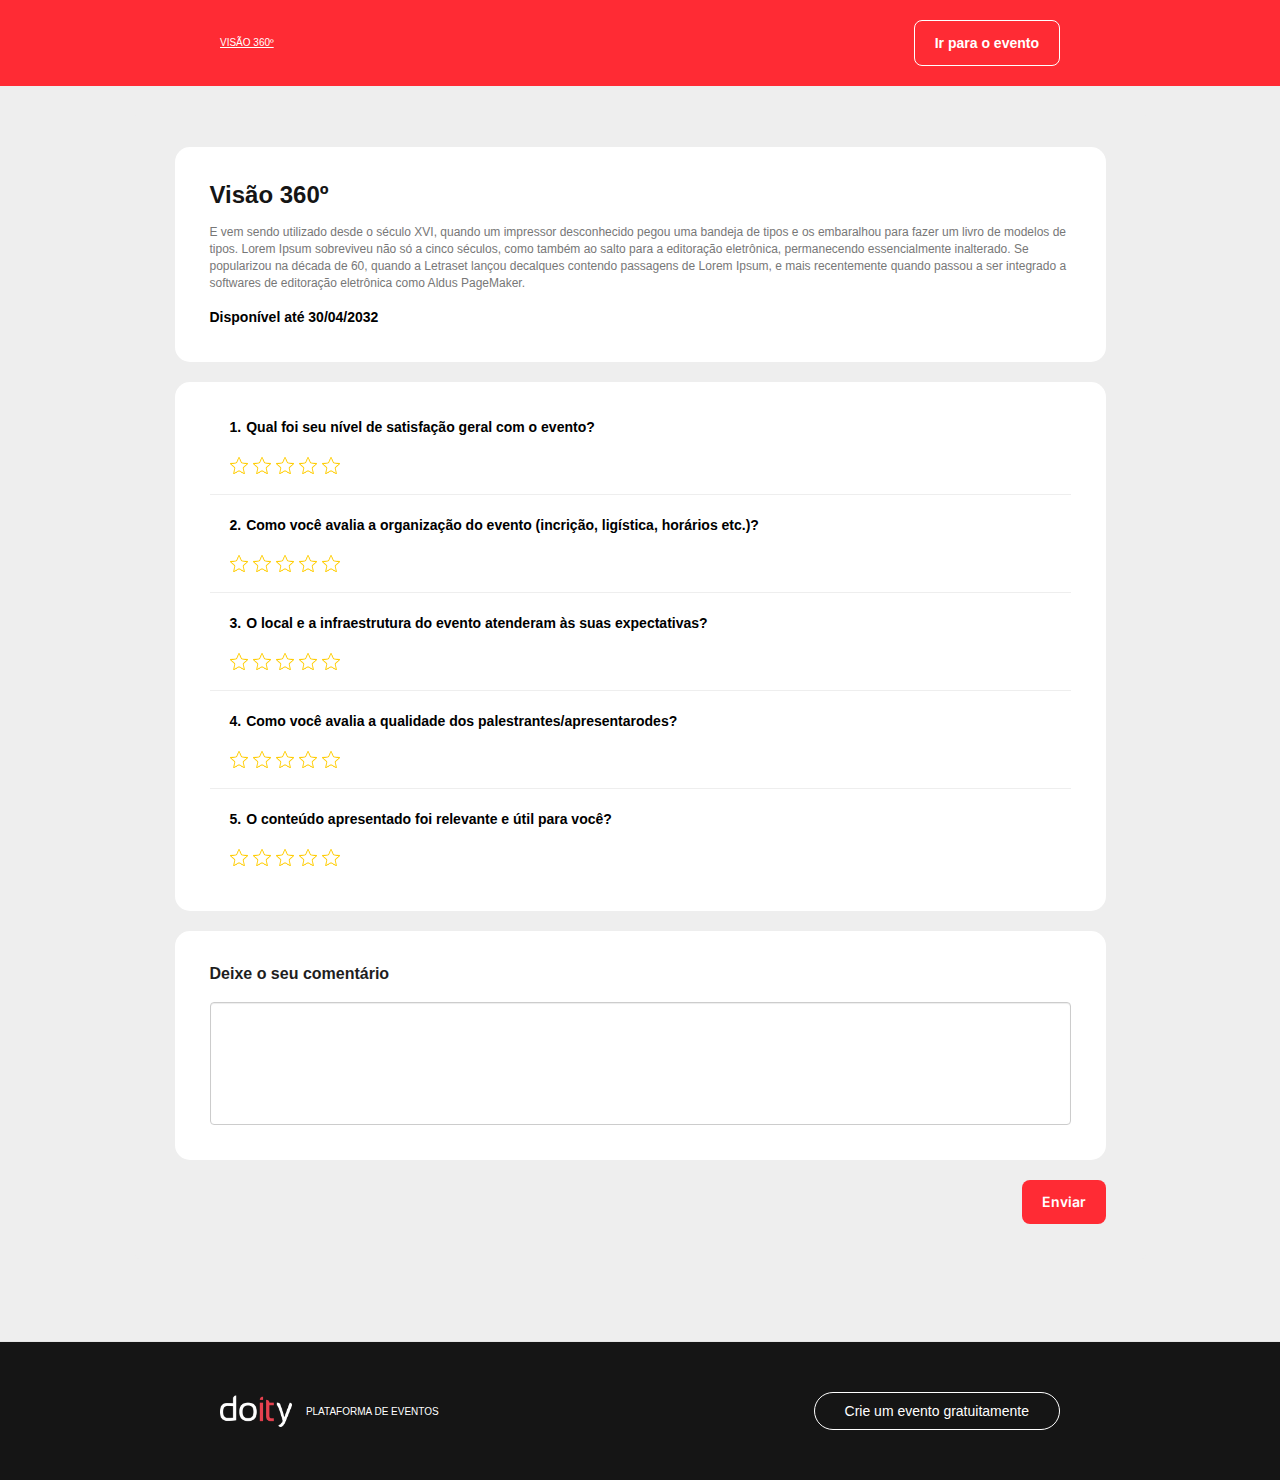
<file: preview/index.html>
<html xmlns="http://www.w3.org/1999/xhtml" xml:lang="pt-br" lang="pt-br" data-scrapbook-source="https://doity.com.br/admin/pesquisas/preview/1402" data-scrapbook-create="20251201182507466" data-scrapbook-title="Pesquisa - Doity"><head><link rel="stylesheet" type="text/css" href="../assets/css/avaliar-artigo.css">


    <meta http-equiv="Content-Type" content="text/html; charset=UTF-8">
    <title>Pesquisa - Doity</title>
    <meta name="viewport" content="width=device-width,initial-scale=1">

    <meta property="og:title" content="Doity">
    <meta property="og:type" content="website">
    <meta property="og:url" content="https://doity.com.br">
    <meta property="og:image" content="/media/doity/logo.png">
    <meta property="og:site_name" content="Doity">
    <meta property="og:description" content="A plataforma mais completa de venda de inscrições e gerenciamento de eventos e cursos. Oferece emissão de certificados, credenciamento, impressão de etiquetas, controle financeiro e muito mais">
    <meta name="description" content="A plataforma mais completa de venda de inscrições e gerenciamento de eventos e cursos. Oferece emissão de certificados, credenciamento, impressão de etiquetas, controle financeiro e muito mais">
    <meta name="generator" content="Doity">
    <meta name="keywords" content="organizar evento, planejar evento, comprar ingresso online, venda de inscrição, venda de inscrições, vender inscrições, vender ingressos, sistema de eventos, plataforma de eventos, eventos on-line, congressos, palestras, seminários, gerar certificados">
    <meta name="robots" content="promoted, index, view">

    <link rel="image_src" href="https://doity.com.br/media/doity/logo.png">

    <link rel="shortcut icon" href="favicon.png">
    <link rel="apple-touch-icon" href="https://grcmlesydpcd.objectstorage.sa-saopaulo-1.oci.customer-oci.com/p/OQwcvnO-c63O08Gc2Kv4OTbJttj5ik60dguiDIyyQ0wuo5SWn-jHOLW9wNbylNqI/n/grcmlesydpcd/b/dtysppobjmntbkp01/o/media/doity/favicon.png">

    <meta name="robots" content="noindex">

    
	<link rel="stylesheet" type="text/css" href="../assets/css/font-awesome.min.css">
	<link rel="stylesheet" type="text/css" href="../assets/css/bootstrap.min.css">
	<link rel="stylesheet" type="text/css" href="../assets/css/avaliacao_artigo.css">
	<link rel="stylesheet" type="text/css" href="../assets/css/pesquisa.css">
	<link rel="stylesheet" type="text/css" href="../assets/css/preview.css">
	<link rel="stylesheet" type="text/css" href="../assets/css/flexbox.css">

    
<style media="screen">
  .__alert {
    margin-top: 0 !important;
  }
  .__alert:before {
    height: 100% !important;
    padding-top: 9px !important;
  }
  .__alert .__close {
    top: 20px !important;
  }
  table td,
  table th {
    background-color: #fff !important;
  }

  body.outro .menu-avaliacao {
    background-color: #333;
  }
  body.outro .menu-avaliacao .ds-btn-bordered:hover {
    color: #333;
  }
  body.outro .__button-avaliar {
    background-color: #145BA8;
  }
  body.outro .__button-avaliar:hover {
    background-color: #114985;
  }
  body.outro .footer {
    background-color: #145BA8 !important;
  }
  body.outro .footer .ds-btn-bordered:hover { color: #145BA8; }
  body.doity .footer .ds-btn-bordered:hover { color: #151515; }
</style></head>

  <body class="doity admin_preview" data-language="por">
    <!-- :header -->
    <header>
      <div class="menu-avaliacao">
        <div class="header-avaliacao container-avaliacao ds-items-lados-extremos ds-items-vertical-align-middle" style="margin-bottom:0;">
          <div class="ds-column-half">
            <h5 style="color:#fff;">
               Visão 360º             
            </h5>
          </div>
          <div class="ds-column-half ds-items-right">
            <a href="https://doity.com.br/evento-teste-frontend" class="botao-padrao botao-grande botao-erro botao-border">
                Ir para o evento                
            </a>
          </div>
        </div>
      </div>
    </header>

    <div id="ajax-loader" style="display: none;">    
      <div>
        <img src="../assets/images/ajax-loader-center.gif" id="img-ajax-load-center" alt="">
        <span class="ajax-loader-message"></span>
      </div>
    </div>

    <style type="text/css">
        #ajax-loader{
            background-color: #111; 
            bottom: 0; 
            left: 0;
            position: fixed;
            right: 0;
            top: 0;
            z-index: 1060;
            background: rgba(0, 0, 0, 0.1);
        }
        #ajax-loader div{
            display: block;
            height: 10%;
            left: 50%;
            margin: -150px 0 0 -280px;
            outline: medium none;
            position: fixed;
            top: 60%;
            width: 560px;
            z-index: 2050;
        }

        #ajax-loader span.ajax-loader-message {
            display: none;
            position: fixed;
            background: #FCF8E3;
            padding: 20px;
            border-radius: 5px;
            margin: 0 auto;
            top: 50%;
            margin-top: -20px;
            font-size: 12px;
            color: #8a6d3b;
            border: 1px solid #faebcc;
        }

        #img-ajax-load-center{
            background-color: #000000;          
            border-radius: 6px;
            padding: 8px;
            position:absolute;
            left:50%;
            top:50%;
            margin-left: -24px;
            margin-top: -24px;


            opacity:0.75;
          -moz-opacity: 0.75;
          filter: alpha(opacity=75);
        }
    </style>

    <link rel="stylesheet" type="text/css" href="../assets/css/avaliar-artigo.css">
    <link rel="stylesheet" type="text/css" href="../assets/css/admin_v2.css">
    <link rel="stylesheet" type="text/css" href="../assets/css/font-awesome.min-1.css">
    <link rel="stylesheet" type="text/css" href="../assets/css/messages.css">

    <div class="dados-avaliacao">
      <div class="container-avaliacao-apresentacao">
        <div class="dados-avaliar">
          <div class="dados-evento">
            <div class="dados-centralizados">
              <h1>Visão 360º</h1>
            </div>
            <div class="border-dados-pesquisa">
              <p>
                E vem sendo utilizado desde o século XVI, quando um impressor 
                desconhecido pegou uma bandeja de tipos e os embaralhou para 
                fazer um livro de modelos de tipos. Lorem Ipsum sobreviveu não 
                só a cinco séculos, como também ao salto para a editoração 
                eletrônica, permanecendo essencialmente inalterado. Se 
                popularizou na década de 60, quando a Letraset lançou decalques 
                contendo passagens de Lorem Ipsum, e mais recentemente quando 
                passou a ser integrado a softwares de editoração eletrônica como 
                Aldus PageMaker.
              </p>
            </div>
            <div class="border-dados-pesquisa">
              <div class="dados-centralizados">
                <span>
                  <b>Disponível até 30/04/2032</b>
                </span>
              </div>
            </div>
          </div>

          <!-- Formulário -->

          <!-- <h1 style="margin-top:50px;" id="texto-form">Pesquisa de Satisfação</h1> -->
          <div class="formulario-dados">
            <div class="row">
              <div class="flex texto-pergunta">
                <span id="pergunta-descricao">1. </span> 
                <span>Qual foi seu nível de satisfação geral com o evento?</span>
              </div>
              <div class="star-rating">
                <span class="rating">
                  <input title="Excelente" type="radio" class="rating-input" value="5" id="Pergunta11638Nota1" name="data[pergunta][11638][nota]">
                  <label data-toggle="tooltip" data-placement="bottom" title="Excelente" for="Pergunta11638Nota1" class="rating-star">Excelente</label>
                  
                  <input title="Bom" type="radio" class="rating-input" value="4" id="Pergunta11638Nota2" name="data[pergunta][11638][nota]">
                  <label data-toggle="tooltip" data-placement="bottom" title="Bom" for="Pergunta11638Nota2" class="rating-star">Bom</label>
                  
                  <input title="Razoável" type="radio" class="rating-input" value="3" id="Pergunta11638Nota3" name="data[pergunta][11638][nota]">
                  <label data-toggle="tooltip" data-placement="bottom" title="Razoável" for="Pergunta11638Nota3" class="rating-star">Razoável</label>
                  
                  <input title="Ruim" type="radio" class="rating-input" value="2" id="Pergunta11638Nota4" name="data[pergunta][11638][nota]">
                  <label data-toggle="tooltip" data-placement="bottom" title="Ruim" for="Pergunta11638Nota4" class="rating-star">Ruim</label>
                  
                  <input title="Péssimo" type="radio" class="rating-input" value="1" id="Pergunta11638Nota5" name="data[pergunta][11638][nota]">
                  <label data-toggle="tooltip" data-placement="bottom" title="Péssimo" for="Pergunta11638Nota5" class="rating-star">Péssimo</label>
                </
                span>
                <p style="display: none;" id="item-validacao-1">Esse item não foi avaliado.</p>
              </div>
            </div><!-- .row -->
            <hr>
            <div class="row">
              <div class="flex texto-pergunta">
                <span id="pergunta-descricao" style="margin-bottom: 20px;">2. </span>
                <span> 
                  Como você avalia a organização do evento (incrição, ligística, 
                  horários etc.)?
                </span> 
              </div>
              <div class="star-rating">
                <span class="rating">
                  <input title="Excelente" type="radio" class="rating-input" value="5" id="Pergunta11639Nota1" name="data[pergunta][11639][nota]">
                  <label data-toggle="tooltip" data-placement="bottom" title="Excelente" for="Pergunta11639Nota1" class="rating-star">Excelente</label>
                  
                  <input title="Bom" type="radio" class="rating-input" value="4" id="Pergunta11639Nota2" name="data[pergunta][11639][nota]">
                  <label data-toggle="tooltip" data-placement="bottom" title="Bom" for="Pergunta11639Nota2" class="rating-star">Bom</label>
                  
                  <input title="Razoável" type="radio" class="rating-input" value="3" id="Pergunta11639Nota3" name="data[pergunta][11639][nota]">
                  <label data-toggle="tooltip" data-placement="bottom" title="Razoável" for="Pergunta11639Nota3" class="rating-star">Razoável</label>
                  
                  <input title="Ruim" type="radio" class="rating-input" value="2" id="Pergunta11639Nota4" name="data[pergunta][11639][nota]">
                  <label data-toggle="tooltip" data-placement="bottom" title="Ruim" for="Pergunta11639Nota4" class="rating-star">Ruim</label>
                  
                  <input title="Péssimo" type="radio" class="rating-input" value="1" id="Pergunta11639Nota5" name="data[pergunta][11639][nota]">
                  <label data-toggle="tooltip" data-placement="bottom" title="Péssimo" for="Pergunta11639Nota5" class="rating-star">Péssimo</label>
                </
                span>
                <p style="display: none;" id="item-validacao-2">Esse item não foi avaliado.</p>
              </div>
            </div><!-- .row -->
            <hr>
            <div class="row">
              <div class="flex texto-pergunta">
                <span id="pergunta-descricao" style="margin-bottom: 20px;">3. </span>
                <span> 
                  O local e a infraestrutura do evento atenderam às suas expectativas?
                </span> 
              </div>
              <div class="star-rating">
                <span class="rating">
                  <input title="Excelente" type="radio" class="rating-input" value="5" id="Pergunta11640Nota1" name="data[pergunta][11640][nota]">
                  <label data-toggle="tooltip" data-placement="bottom" title="Excelente" for="Pergunta11640Nota1" class="rating-star">Excelente</label>
                  
                  <input title="Bom" type="radio" class="rating-input" value="4" id="Pergunta11640Nota2" name="data[pergunta][11640][nota]">
                  <label data-toggle="tooltip" data-placement="bottom" title="Bom" for="Pergunta11640Nota2" class="rating-star">Bom</label>
                  
                  <input title="Razoável" type="radio" class="rating-input" value="3" id="Pergunta11640Nota3" name="data[pergunta][11640][nota]">
                  <label data-toggle="tooltip" data-placement="bottom" title="Razoável" for="Pergunta11640Nota3" class="rating-star">Razoável</label>
                  
                  <input title="Ruim" type="radio" class="rating-input" value="2" id="Pergunta11640Nota4" name="data[pergunta][11640][nota]">
                  <label data-toggle="tooltip" data-placement="bottom" title="Ruim" for="Pergunta11640Nota4" class="rating-star">Ruim</label>
                  
                  <input title="Péssimo" type="radio" class="rating-input" value="1" id="Pergunta11640Nota5" name="data[pergunta][11640][nota]">
                  <label data-toggle="tooltip" data-placement="bottom" title="Péssimo" for="Pergunta11640Nota5" class="rating-star">Péssimo</label>
                </
                span>
                <p style="display: none;" id="item-validacao-3">Esse item não foi avaliado.</p>
              </div>
            </div><!-- .row -->
              <hr>    
            <div class="row">
              <div class="flex texto-pergunta">
                <span id="pergunta-descricao" style="margin-bottom: 20px;">4. </span>
                <span>
                  Como você avalia a qualidade dos palestrantes/apresentarodes?
                </span> 
              </div>
              <div class="star-rating">
                <span class="rating">
                <input title="Excelente" type="radio" class="rating-input" value="5" id="Pergunta11641Nota1" name="data[pergunta][11641][nota]">
                <label data-toggle="tooltip" data-placement="bottom" title="Excelente" for="Pergunta11641Nota1" class="rating-star">Excelente</label>
                
                <input title="Bom" type="radio" class="rating-input" value="4" id="Pergunta11641Nota2" name="data[pergunta][11641][nota]">
                <label data-toggle="tooltip" data-placement="bottom" title="Bom" for="Pergunta11641Nota2" class="rating-star">Bom</label>
                
                <input title="Razoável" type="radio" class="rating-input" value="3" id="Pergunta11641Nota3" name="data[pergunta][11641][nota]">
                <label data-toggle="tooltip" data-placement="bottom" title="Razoável" for="Pergunta11641Nota3" class="rating-star">Razoável</label>
                
                <input title="Ruim" type="radio" class="rating-input" value="2" id="Pergunta11641Nota4" name="data[pergunta][11641][nota]">
                <label data-toggle="tooltip" data-placement="bottom" title="Ruim" for="Pergunta11641Nota4" class="rating-star">Ruim</label>
                
                <input title="Péssimo" type="radio" class="rating-input" value="1" id="Pergunta11641Nota5" name="data[pergunta][11641][nota]">
                <label data-toggle="tooltip" data-placement="bottom" title="Péssimo" for="Pergunta11641Nota5" class="rating-star">Péssimo</label>
                
              </span>
                <p style="display: none;" id="item-validacao-4">Esse item não foi avaliado.</p>
              </div>
            </div><!-- .row -->
              <hr>         
            <div class="row">
              <div class="flex texto-pergunta">
                <span id="pergunta-descricao" style="margin-bottom: 20px;">5. </span>
                <span>
                  O conteúdo apresentado foi relevante e útil para você?
                </span> 
              </div>
              <div class="star-rating">
                <span class="rating">
                    <input title="Excelente" type="radio" class="rating-input" value="5" id="Pergunta11650Nota1" name="data[pergunta][11650][nota]">
                    <label data-toggle="tooltip" data-placement="bottom" title="Excelente" for="Pergunta11650Nota1" class="rating-star">Excelente</label>
                    
                    <input title="Bom" type="radio" class="rating-input" value="4" id="Pergunta11650Nota2" name="data[pergunta][11650][nota]">
                    <label data-toggle="tooltip" data-placement="bottom" title="Bom" for="Pergunta11650Nota2" class="rating-star">Bom</label>
                    
                    <input title="Razoável" type="radio" class="rating-input" value="3" id="Pergunta11650Nota3" name="data[pergunta][11650][nota]">
                    <label data-toggle="tooltip" data-placement="bottom" title="Razoável" for="Pergunta11650Nota3" class="rating-star">Razoável</label>
                    
                    <input title="Ruim" type="radio" class="rating-input" value="2" id="Pergunta11650Nota4" name="data[pergunta][11650][nota]">
                    <label data-toggle="tooltip" data-placement="bottom" title="Ruim" for="Pergunta11650Nota4" class="rating-star">Ruim</label>
                    
                    <input title="Péssimo" type="radio" class="rating-input" value="1" id="Pergunta11650Nota5" name="data[pergunta][11650][nota]">
                    <label data-toggle="tooltip" data-placement="bottom" title="Péssimo" for="Pergunta11650Nota5" class="rating-star">Péssimo</label>
                </sp
                an>
                <p style="display: none;" id="item-validacao-5">Esse item não foi avaliado.</p>
              </div>
            </div><!-- .row -->
          </div><!-- .formulario-dados -->
            
          <div class="row comentario">
            <div class="textarea"><label for="PesquisaAvaliacaoComentario">Deixe o seu comentário</label>
              <textarea  name="data[PesquisaAvaliacao][comentario]" rows="3" class="form-control" required="required" cols="30" style="resize: none; max-width: 861; height: 123px;"  id="PesquisaAvaliacaoComentario"></textarea>
            </div>
            <br>
            <div style="display:none;">
              <input type="hidden" name="data[_Token][fields]" value="9147b88897edd3b6542ca4589e5555f9a3c0f8da%3A" id="TokenFields1616892081">
              <input type="hidden" name="data[_Token][unlocked]" value="" id="TokenUnlocked826685311">
            </div>                
          </div>
          <div class="botao-gigante flex justify-end">
            <button class="__button-avaliar botao-padrao botao-grande botao-erro" style="margin-top: 20px;" type="submit">Enviar</button>
          </div>
        </div><!-- .dados-avaliar -->
      </div><!-- .container-avaliacao-apresentacao -->
    </div><!-- .dados-avaliacao -->

    <!-- :footer -->
    <div class="footer" style="padding-left:20px;padding-right:20px;">
      <div class="container-avaliacao ds-items-lados-extremos ds-items-vertical-align-middle" style="margin-bottom:0;">
        <div class="ds-column-half">
          <div class="ds-flex-row ds-items-vertical-align-middle">
            <a href="http://doity.com.br/" target="_blank"><img src="/assets/images/logo-negative.png" width="72px" alt=""></a>
            <span style="margin-left:10px;color:#fff;font-size:10px;text-transform:uppercase;">Plataforma de Eventos</span>
          </div>
        </div>
        <div class="ds-column-half">
          <a href="https://doity.com.br/" class="ds-btn-bordered">Crie um evento gratuitamente</a>
        </div>
      </div>
    </div>
  </body>
</html>
</file>
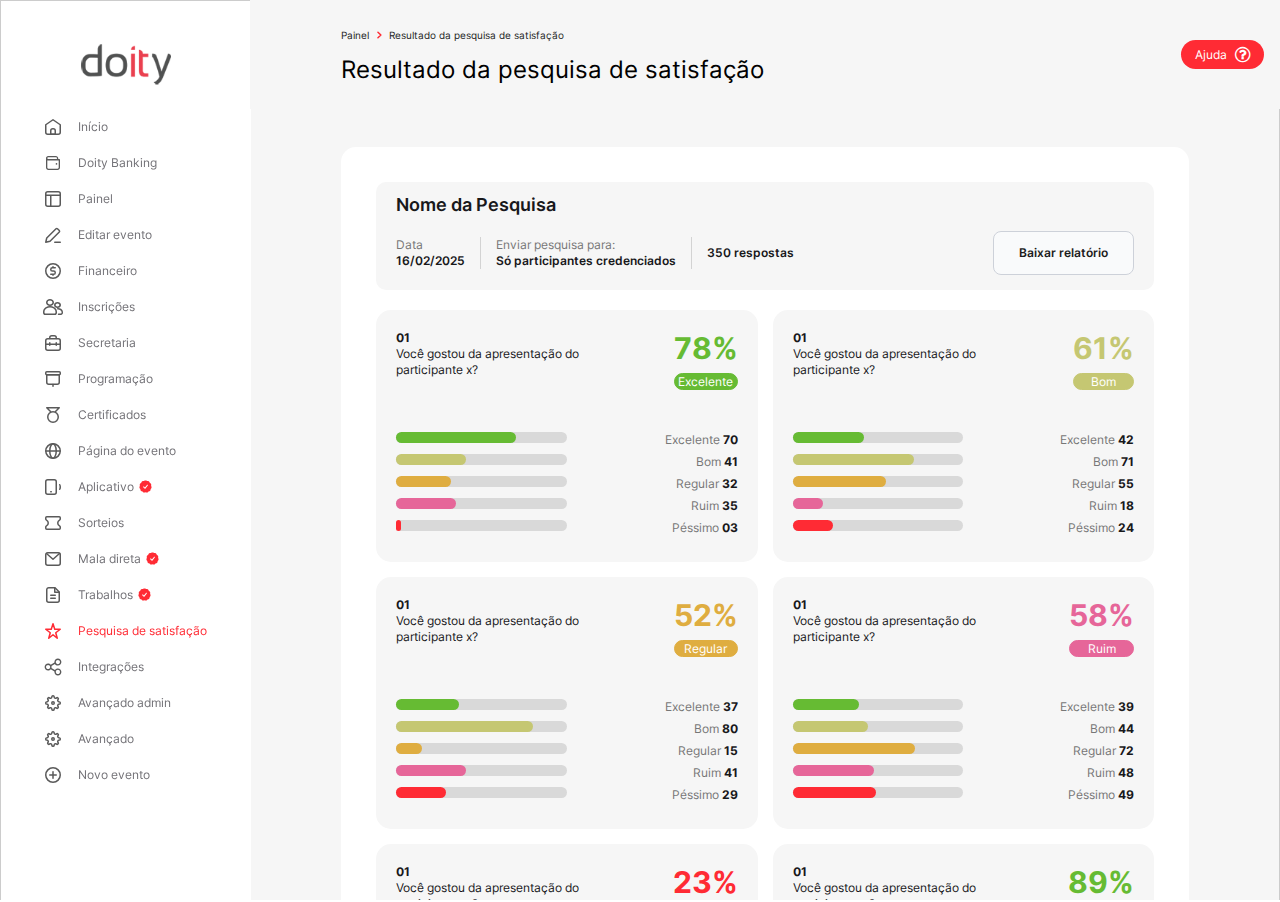
<file: resultados/index.html>
<!DOCTYPE html PUBLIC "-//W3C//DTD XHTML 1.0 Strict//EN" "http://www.w3.org/TR/xhtml1/DTD/xhtml1-strict.dtd"><html xmlns="http://www.w3.org/1999/xhtml" xml:lang="pt-br" lang="pt-br" data-scrapbook-source="https://doity.com.br/admin/pesquisas_resultados/index/1402" data-scrapbook-create="20251201182439741" data-scrapbook-title="Resultado da pesquisa de satisfação - Doity"><head>
    <meta http-equiv="Content-Type" content="text/html; charset=UTF-8">
    <title>
        Resultado da pesquisa de satisfação -
        Doity    </title>
            
        
	<link rel="stylesheet" type="text/css" href="../assets/css/reset.css">
	<link rel="stylesheet" type="text/css" href="../assets/css/960.css">
	<link rel="stylesheet" type="text/css" href="../assets/css/jquery-ui.css">
	<link rel="stylesheet" type="text/css" href="../assets/css/thickbox.css">
	<link rel="stylesheet" type="text/css" href="../assets/css/doitystrap.css">
	<link rel="stylesheet" type="text/css" href="../assets/css/admin.css">
	<link rel="stylesheet" type="text/css" href="../assets/css/admin_text.css">
	<link rel="stylesheet" type="text/css" href="../assets/css/gray.css">
	<link rel="stylesheet" type="text/css" href="../assets/css/datepicker.css">
	<link rel="stylesheet" type="text/css" href="../assets/css/form.css">
	<link rel="stylesheet" type="text/css" href="../assets/css/menu.css">
	<link rel="stylesheet" type="text/css" href="../assets/css/messages.css">
	<link rel="stylesheet" type="text/css" href="../assets/css/statics.css">
	<link rel="stylesheet" type="text/css" href="../assets/css/tabs.css">
	<link rel="stylesheet" type="text/css" href="../assets/css/wysiwyg.css">
	<link rel="stylesheet" type="text/css" href="../assets/css/wysiwyg.modal.css">
	<link rel="stylesheet" type="text/css" href="../assets/css/wysiwyg-editor.css">
	<link rel="stylesheet" type="text/css" href="../assets/css/jquery.thumbs.css">
	<link rel="stylesheet" type="text/css" href="../assets/css/bootstrap-tooltip.css">
	<link rel="stylesheet" type="text/css" href="../assets/css/jquery.sidr.light.css">
	<link rel="stylesheet" type="text/css" href="../assets/css/admin_v2.css">
	<link rel="stylesheet" type="text/css" href="../assets/css/admin_responsive.css">
	<link rel="stylesheet" type="text/css" href="../assets/css/font-awesome.min.css">
	<link rel="stylesheet" type="text/css" href="../assets/css/croppie.css">
    
	<link rel="stylesheet" type="text/css" href="../assets/css/resultados.css">
	<link rel="stylesheet" type="text/css" href="../assets/css/flexbox.css">
	<link rel="stylesheet" type="text/css" href="../assets/css/editar-pesquisa.css">
	<link rel="stylesheet" type="text/css" href="../assets/css/preview.css">
	<link rel="stylesheet" type="text/css" href="../assets/css/pesquisa.css">


    <link rel="shortcut icon" href="favicon.png">
    <link rel="apple-touch-icon" href="https://grcmlesydpcd.objectstorage.sa-saopaulo-1.oci.customer-oci.com/p/OQwcvnO-c63O08Gc2Kv4OTbJttj5ik60dguiDIyyQ0wuo5SWn-jHOLW9wNbylNqI/n/grcmlesydpcd/b/dtysppobjmntbkp01/o/media/doity/favicon.png">
    <meta name="viewport" content="width=device-width,initial-scale=1">
    <meta name="robots" content="noindex">
    
<!-- Google Tag Manager -->

<!-- End Google Tag Manager -->

</head>

<body>

    <!-- Google Tag Manager (noscript) -->
<noscript><iframe src="index_1.html" height="0" width="0" style="display:none;visibility:hidden"></iframe></noscript>
<!-- End Google Tag Manager (noscript) -->

    <div id="ajax-loader" style="display: none;">    
    <div>
        <img src="../assets/images/ajax-loader-center.gif" id="img-ajax-load-center" alt="">        <span class="ajax-loader-message"></span>
    </div>
</div>
<style type="text/css">
    #ajax-loader{
        background-color: #111; 
        bottom: 0; 
        left: 0;
        position: fixed;
        right: 0;
        top: 0;
        z-index: 1060;
        background: rgba(0, 0, 0, 0.1);
    }
    #ajax-loader div{
        display: block;
        height: 10%;
        left: 50%;
        margin: -150px 0 0 -280px;
        outline: medium none;
        position: fixed;
        top: 60%;
        width: 560px;
        z-index: 2050;
    }

    #ajax-loader span.ajax-loader-message {
        display: none;
        position: fixed;
        background: #FCF8E3;
        padding: 20px;
        border-radius: 5px;
        margin: 0 auto;
        top: 50%;
        margin-top: -20px;
        font-size: 12px;
        color: #8a6d3b;
        border: 1px solid #faebcc;
    }

    #img-ajax-load-center{
        background-color: #000000;          
        border-radius: 6px;
        padding: 8px;
        position:absolute;
        left:50%;
        top:50%;
        margin-left: -24px;
        margin-top: -24px;


        opacity:0.75;
       -moz-opacity: 0.75;
       filter: alpha(opacity=75);
    }
</style>
    <div id="wrapper">
                <div class="container" style="width: 100% !important">
            <div class="menu">
                <ul class="sf-js-enabled">
    

    <li>
        <a href="https://doity.com.br/admin">Painel</a>    </li>
    
    <li class="break"></li>
    
    <li>
        <a href="https://doity.com.br/admin/eventos">Eventos</a>    </li>
    
    <li class="break"></li>
    
    <li>
        <a href="https://doity.com.br/admin/users">Usuários</a>                <ul class="sf-js-enabled">
            <li><a href="https://doity.com.br/admin/users">Usuários</a></li>
            <li><a href="https://doity.com.br/admin/roles">Perfis</a></li>
            <li><a href="https://doity.com.br/admin/acl/acl_permissions">Permissões</a></li>
        </ul>
            </li>
    
        <!--<li class="break"></li>
    
    <li>
        <a href="/admin/settings/prefix/Site">Configurações</a>        <ul class="sf-js-enabled">
            <li><a href="/admin/settings/prefix/Site">Site</a></li>
            <li><a href="/admin/settings/prefix/Meta">Meta</a></li>
            <li><a href="/admin/settings/prefix/Whitelabel">Whitelabel</a></li>
        </ul>
    </li>
    -->
        
    <li class="break"></li>
    
            <li>
            <a href="https://doity.com.br/admin/compras">Transações</a>        </li>
        <li class="break"></li>
        
            <li>
            <a href="https://doity.com.br/admin/painel">Dashboard</a>        </li>
        <li class="break"></li>
        
        
        
</ul>

            </div>
            <div class="holder-parent">
                <div class="holder-left">
            
                                            

<div class="box big">
    <div class="content">
        <a href="https://doity.com.br/admin" style="margin-bottom: 20px;"><img src="../assets/images/logo-doity-black.png" style="width: 90px;" alt=""></a>        <ul class="nav-left" id="admin-nav" style="overflow-y: scroll;">

            <!-- opcoes do admin-->

            <li style="display: none;">
                <a class="nome_evento d_margin_bottom-10" target="_blank" href="https://doity.com.br/evento-teste-frontend">
                    Evento Teste Frontend                    <svg xmlns="http://www.w3.org/2000/svg" width="8" height="8" viewBox="0 0 8 8" fill="none" style="min-width: 8px; min-height: 8px;">
                        <path fill-rule="evenodd" clip-rule="evenodd" d="M2.97931 1.44385H3.99726C4.18158 1.44385 4.331 1.59327 4.331 1.7776C4.331 1.96192 4.18158 2.11134 3.99726 2.11134H3.00373C2.36498 2.11134 1.91948 2.11205 1.58335 2.15724C1.25683 2.20115 1.08391 2.28144 0.960752 2.4046C0.837597 2.52776 0.757299 2.70067 0.713397 3.0272C0.668206 3.36333 0.667495 3.80882 0.667495 4.44759V4.99612C0.667495 5.63487 0.668206 6.08034 0.713397 6.41647C0.757299 6.743 0.837597 6.91594 0.960752 7.03909C1.08391 7.16225 1.25683 7.24256 1.58335 7.28647C1.91948 7.33162 2.36497 7.33233 3.00373 7.33233H3.55226C4.19101 7.33233 4.63651 7.33162 4.97265 7.28647C5.29918 7.24256 5.47207 7.16225 5.59522 7.03909C5.71838 6.91594 5.79869 6.743 5.8426 6.41647C5.8878 6.08034 5.88851 5.63487 5.88851 4.99612V4.00257C5.88851 3.81826 6.03793 3.66883 6.22224 3.66883C6.40655 3.66883 6.55597 3.81826 6.55597 4.00257V5.02052C6.55602 5.6291 6.55602 6.11963 6.50415 6.50545C6.45028 6.90598 6.33509 7.24322 6.06722 7.51109C5.79935 7.77891 5.46211 7.89415 5.06158 7.94798C4.67576 7.99984 4.18523 7.99984 3.57667 7.99984H2.97931C2.37074 7.99984 1.88021 7.99984 1.49441 7.94798C1.09387 7.89415 0.756615 7.77891 0.488763 7.51109C0.22091 7.24322 0.105706 6.90598 0.0518534 6.50545C-1.62058e-05 6.11963 -8.65683e-06 5.6291 2.32023e-07 5.02052V4.42315C-8.65683e-06 3.81458 -1.62058e-05 3.32406 0.0518534 2.93826C0.105706 2.53771 0.22091 2.20046 0.488763 1.93261C0.756615 1.66476 1.09387 1.54955 1.49441 1.4957C1.88021 1.44383 2.37074 1.44384 2.97931 1.44385Z" fill="#FF2B34"></path>
                        <path fill-rule="evenodd" clip-rule="evenodd" d="M5.66465 0.667495C5.48034 0.667495 5.33092 0.518073 5.33092 0.33375C5.33092 0.149426 5.48034 0 5.66465 0H7.66718C7.85149 0 8.00091 0.149426 8.00091 0.33375V2.33624C8.00091 2.52056 7.85149 2.66998 7.66718 2.66998C7.48282 2.66998 7.3334 2.52056 7.3334 2.33624V1.13949L4.34319 4.12972C4.21284 4.26007 4.00151 4.26007 3.87119 4.12972C3.74085 3.99939 3.74085 3.78807 3.87119 3.65773L6.8614 0.667495H5.66465Z" fill="#FF2B34"></path>
                    </svg>
                </a>
            </li>

            <li>
                                        <a href="https://doity.com.br/admin">
                                                <svg xmlns="http://www.w3.org/2000/svg" width="24" height="24" viewBox="0 0 24 24" fill="none">
                            <path d="M6.75024 19.2502H17.2502C18.3548 19.2502 19.2502 18.3548 19.2502 17.2502V9.75025L12.0002 4.75024L4.75024 9.75025V17.2502C4.75024 18.3548 5.64568 19.2502 6.75024 19.2502Z" stroke="#5A5A5A" stroke-width="1.5" stroke-linecap="round" stroke-linejoin="round"></path>
                            <path d="M9.75 15.7495C9.75 14.6449 10.6455 13.7495 11.75 13.7495H12.25C13.3546 13.7495 14.25 14.6449 14.25 15.7495V19.2495H9.75V15.7495Z" stroke="#5A5A5A" stroke-width="1.5" stroke-linecap="round" stroke-linejoin="round"></path>
                        </svg>
                        <span>
                            Início                        </span>
                    </a>
            </li>
            
            
            <!-- opcoes do admin whitelabel-->
            


                        <li>
                <a class="odd-svg-left " href="https://doity.com.br/admin/bank/contas/getCarteiras/279481">
                <!-- '/admin/users/carteiras_user' TODO revisar merge -->
                    <svg xmlns="http://www.w3.org/2000/svg" width="24" height="24" viewBox="0 0 24 24" fill="none">
                        <path fill-rule="evenodd" clip-rule="evenodd" d="M6.3125 7.1875C6.3125 6.70425 6.70425 6.3125 7.1875 6.3125H14.8438C15.4478 6.3125 15.9375 6.80218 15.9375 7.40625V8.0625H7.1875C6.70425 8.0625 6.3125 7.67075 6.3125 7.1875ZM17.25 7.40625V8.0625H18.3438C18.7062 8.0625 19 8.35631 19 8.71875V16.5938C19 17.9227 17.9227 19 16.5938 19H7.40625C6.07732 19 5 17.9227 5 16.5938V7.40625C5 7.38011 5.00153 7.35432 5.0045 7.32898C5.00152 7.2822 5 7.23503 5 7.1875C5 5.97938 5.97938 5 7.1875 5H14.8438C16.1727 5 17.25 6.07732 17.25 7.40625ZM6.3125 9.19298V16.5938C6.3125 17.1978 6.80218 17.6875 7.40625 17.6875H16.5938C17.1978 17.6875 17.6875 17.1978 17.6875 16.5938V9.375H7.1875C6.87639 9.375 6.58045 9.31005 6.3125 9.19298ZM14.625 12.875C14.625 12.3918 15.0168 12 15.5 12C15.9832 12 16.375 12.3918 16.375 12.875C16.375 13.3582 15.9832 13.75 15.5 13.75C15.0168 13.75 14.625 13.3582 14.625 12.875Z" fill="#5A5A5A"></path>
                    </svg>
                    <span>Doity Banking</span>
                </a>
            </li>
            
            
            
            <!-- opcoes do evento-->
            
                
                <li class="">
                    <a class="" href="https://doity.com.br/admin/eventos/painel/279481">
                        <svg xmlns="http://www.w3.org/2000/svg" width="24" height="24" viewBox="0 0 24 24" fill="none">
                            <path d="M4.75 6.75C4.75 5.64543 5.64543 4.75 6.75 4.75H17.25C18.3546 4.75 19.25 5.64543 19.25 6.75V17.25C19.25 18.3546 18.3546 19.25 17.25 19.25H6.75C5.64543 19.25 4.75 18.3546 4.75 17.25V6.75Z" stroke="#5A5A5A" stroke-width="1.5" stroke-linecap="round" stroke-linejoin="round"></path>
                            <path d="M9.75 8.75V19" stroke="#5A5A5A" stroke-width="1.5" stroke-linecap="round" stroke-linejoin="round"></path>
                            <path d="M5 8.25H19" stroke="#5A5A5A" stroke-width="1.5" stroke-linecap="round" stroke-linejoin="round"></path>
                        </svg>
                        <span>
                            Painel                        </span>
                    </a>
                </li>

                
                <li class="nav-left-li-sub">
                    <a class="" href="#">
                        <svg xmlns="http://www.w3.org/2000/svg" width="24" height="24" viewBox="0 0 24 24" fill="none">
                            <path d="M4.75 19.2501L9 18.2501L18.2929 8.9572C18.6834 8.56667 18.6834 7.93351 18.2929 7.54298L16.4571 5.7072C16.0666 5.31667 15.4334 5.31667 15.0429 5.7072L5.75 15.0001L4.75 19.2501Z" stroke="#5A5A5A" stroke-width="1.5" stroke-linecap="round" stroke-linejoin="round"></path>
                            <path d="M19.25 19.25H13.75" stroke="#5A5A5A" stroke-width="1.5" stroke-linecap="round" stroke-linejoin="round"></path>
                        </svg>
                        <span>
                            Editar evento                        </span>
                    </a>
                    <ul class="nav-left-sub">
                        
                        <li>
                            <a href="https://doity.com.br/admin/eventos/add/279481">
                                                                <span>
                                    Informações                                </span>
                            </a>
                        </li>
                        
                        <li>
                            <a href="https://doity.com.br/admin/eventos/add_passo2/279481">
                                                                <span>
                                    Inscrições                                </span>
                            </a>
                        </li>
                        
                        <li>
                            <a href="https://doity.com.br/admin/eventos/add_passo3/279481">
                                                                <span>
                                    Personalização                                </span>
                            </a>
                        </li>
                    </ul>
                </li>

                <!-- <li class="">
                    <a href="/admin/definicoes_evento/index/279481">
                        <img src="../assets/images//img/sidebar_doity/config.png" alt=""/>                        <span>Definições do evento</span>
                    </a>
                </li> -->

                <li class="nav-left-li-sub">
                    <a class="" href="#">
                        <svg xmlns="http://www.w3.org/2000/svg" width="24" height="24" viewBox="0 0 24 24" fill="none">
                            <path d="M12 19.25C16.0041 19.25 19.25 16.0041 19.25 12C19.25 7.99594 16.0041 4.75 12 4.75C7.99594 4.75 4.75 7.99594 4.75 12C4.75 16.0041 7.99594 19.25 12 19.25Z" stroke="#5A5A5A" stroke-width="1.5" stroke-linecap="round" stroke-linejoin="round"></path>
                            <path d="M14.25 8.75H11.375C10.4775 8.75 9.75 9.47754 9.75 10.375C9.75 11.2725 10.4775 12 11.375 12H12.625C13.5225 12 14.25 12.7275 14.25 13.625C14.25 14.5225 13.5225 15.25 12.625 15.25H9.75" stroke="#5A5A5A" stroke-width="1.5" stroke-linecap="round" stroke-linejoin="round"></path>
                            <path d="M12 7.75V8.25" stroke="#5A5A5A" stroke-width="1.5" stroke-linecap="round" stroke-linejoin="round"></path>
                            <path d="M12 15.75V16.25" stroke="#5A5A5A" stroke-width="1.5" stroke-linecap="round" stroke-linejoin="round"></path>
                        </svg>
                        <span>
                            Financeiro                        </span>
                    </a>

                    <ul class="nav-left-sub">

                        
                        <li class="">
                            <a href="https://doity.com.br/admin/eventos/financeiro/279481">
                                                                <span>
                                    Painel financeiro                                </span>
                            </a>
                        </li>

                        
                        <li class="">
                            <a class="green " data-toggle="tooltip" title="Ver detalhes dos pagamentos" href="https://doity.com.br/admin/inscricoes/pagamentos/279481">
                                <span>
                                    Pagamentos                                </span>
                            </a>
                        </li>

                        
                        <li class="">
                            <a class="green " data-toggle="tooltip" title="Ver detalhes de receitas e despesas" href="https://doity.com.br/admin/movimentacoes/receita_despesa/279481">
                                <span>
                                    Receitas &amp; Despesas                                </span>
                            </a>
                        </li>

                        
                        <li class="">
                            <a class="green" data-toggle="tooltip" title="Gerenciar afiliados do evento" href="https://doity.com.br/admin/afiliados/index/279481">
                                <span>
                                    Afiliados                                </span>
                            </a>
                        </li>

                                                    <li class="">
                                <a class="green" data-toggle="tooltip" title="Relatório de nota fiscal do evento" href="https://doity.com.br/relatorios/financeiro_bossa/279481">
                                    <span>
                                        Relatório Nota Fiscal                                    </span>
                                </a>
                            </li>
                                            </ul>

                </li>

                
                <li class="nav-left-li-sub">
                    <a class="odd-svg-left " href="#">
                        <svg xmlns="http://www.w3.org/2000/svg" width="24" height="24" viewBox="0 0 24 24" fill="none">
                            <path fill-rule="evenodd" clip-rule="evenodd" d="M8.99998 4C6.89466 4 5 5.47253 5 7.5C5 9.52747 6.89466 11 8.99998 11C11.1053 11 13 9.52747 13 7.5C13 5.47253 11.1053 4 8.99998 4ZM6.57427 7.5C6.57427 6.50698 7.55793 5.53314 8.99998 5.53314C10.442 5.53314 11.4257 6.50698 11.4257 7.5C11.4257 8.49302 10.442 9.46687 8.99998 9.46687C7.55793 9.46687 6.57427 8.49302 6.57427 7.5Z" fill="#5A5A5A"></path>
                            <path fill-rule="evenodd" clip-rule="evenodd" d="M16.5 7C14.674 7 13 8.2482 13 10C13 11.7518 14.674 13 16.5 13C18.326 13 20 11.7518 20 10C20 8.2482 18.326 7 16.5 7ZM14.6218 10C14.6218 9.28683 15.3575 8.53957 16.5 8.53957C17.6425 8.53957 18.3783 9.28683 18.3783 10C18.3783 10.7132 17.6425 11.4605 16.5 11.4605C15.3575 11.4605 14.6218 10.7132 14.6218 10Z" fill="#5A5A5A"></path>
                            <path fill-rule="evenodd" clip-rule="evenodd" d="M4.5805 12.2749C2.97797 13.2789 2.00002 15.066 2.00002 16.9925L2.00001 17.4336C1.99995 17.6024 1.99989 17.7464 2.01387 17.8771C2.13273 18.9882 2.9882 19.8642 4.06986 19.9858C4.19712 20.0001 4.33744 20 4.50216 20H13.4977C13.6625 20 13.8029 20.0001 13.9301 19.9858C15.0118 19.8642 15.8673 18.9882 15.9862 17.8771C16.0001 17.7464 16.0001 17.6024 16 17.4336V16.9925C16 15.066 15.0221 13.2789 13.4195 12.2749C10.7064 10.575 7.29363 10.575 4.5805 12.2749ZM3.52783 16.9925C3.52783 15.6137 4.22774 14.3336 5.37626 13.6141C7.60078 12.2204 10.3992 12.2204 12.6237 13.6141C13.7722 14.3336 14.4721 15.6137 14.4721 16.9925V17.3949C14.4721 17.6226 14.471 17.6725 14.4674 17.7058C14.427 18.0843 14.1352 18.3845 13.7639 18.4263C13.7311 18.43 13.6821 18.4312 13.4603 18.4312H4.53975C4.31788 18.4312 4.2689 18.43 4.23614 18.4263C3.86483 18.3845 3.57303 18.0843 3.53255 17.7058C3.52899 17.6725 3.52783 17.6226 3.52783 17.3949V16.9925Z" fill="#5A5A5A"></path>
                            <path d="M20.0687 13.872C19.1098 13.2758 18.0271 12.9865 16.9501 13.0005C16.8545 13.0018 16.7588 13.0054 16.6633 13.0115C16.2757 13.0359 15.9782 13.3927 16.0013 13.8107C16.0243 14.2286 16.3588 14.5453 16.7462 14.5209C16.8198 14.5162 16.8936 14.5134 16.9673 14.5124C17.7989 14.5016 18.6302 14.7252 19.3619 15.1802C20.1364 15.6617 20.5904 16.5045 20.5904 17.3919V17.656C20.5905 17.7678 20.5896 17.8104 20.5864 17.8396C20.5529 18.1508 20.3007 18.4414 19.9272 18.4831C19.8911 18.4872 19.8425 18.488 19.7342 18.488H17.4521C17.0639 18.488 16.7473 18.8252 16.7473 19.2439C16.7473 19.6626 17.0639 20 17.4521 20H19.7478C19.8356 20.0001 19.9558 20.0002 20.073 19.9871C21.0536 19.8777 21.8716 19.0807 21.9866 18.0133C22.0002 17.8875 22.0001 17.7594 22 17.6708V17.6695V17.6551V17.3919C22 15.9392 21.2569 14.6107 20.0687 13.872Z" fill="#5A5A5A"></path>
                        </svg>
                        <span>
                            Inscrições                        </span>
                    </a>
                    <ul class="nav-left-sub">

                        
                        <li class="">
                            <a href="https://doity.com.br/admin/users/index2/279481">
                                <span>
                                    Lista de inscritos                                </span>
                            </a>
                        </li>

                                                    <li class="">
                                <a href="https://doity.com.br/admin/atividades/adquirir_inscricao_atividades/279481">
                                    <span>
                                        Inscrições em atividades                                    </span>
                                </a>
                            </li>
                        
                        
                        <li class="">
                            <a data-toggle="tooltip" title="Adicionar inscrição gratuita/cortesia" class="green" href="https://doity.com.br/admin/users/add2/279481">
                                <span>
                                    Adicionar participante                                </span>
                            </a>
                        </li>

                        
                        <li class="">
                            <a class="green" data-toggle="tooltip" title="Visualizar intenções de compras que foram abandonadas" href="https://doity.com.br/admin/inscricoes/inscricoes_incompletas/279481">
                                <span>
                                    Inscrições incompletas                                </span>
                            </a>
                        </li>

                                            </ul>
                </li>

                                    <li class="nav-left-li-sub">
                        <a class="" href="#">
                            <svg xmlns="http://www.w3.org/2000/svg" width="24" height="24" viewBox="0 0 24 24" fill="none">
                                <path d="M4.75 9.75C4.75 8.64543 5.64543 7.75 6.75 7.75H17.25C18.3546 7.75 19.25 8.64543 19.25 9.75V17.25C19.25 18.3546 18.3546 19.25 17.25 19.25H6.75C5.64543 19.25 4.75 18.3546 4.75 17.25V9.75Z" stroke="#5A5A5A" stroke-width="1.5" stroke-linecap="round" stroke-linejoin="round"></path>
                                <path d="M8.75 7.5V6.75C8.75 5.64543 9.64543 4.75 10.75 4.75H13.25C14.3546 4.75 15.25 5.64543 15.25 6.75V7.5" stroke="#5A5A5A" stroke-width="1.5" stroke-linecap="round" stroke-linejoin="round"></path>
                                <path d="M5 13.25H19" stroke="#5A5A5A" stroke-width="1.5" stroke-linecap="round" stroke-linejoin="round"></path>
                                <path d="M8.75 11.75V14.25" stroke="#5A5A5A" stroke-width="1.5" stroke-linecap="round" stroke-linejoin="round"></path>
                                <path d="M15.25 11.75V14.25" stroke="#5A5A5A" stroke-width="1.5" stroke-linecap="round" stroke-linejoin="round"></path>
                            </svg>
                            <span>
                                Secretaria                            </span>
                        </a>
                        <ul class="nav-left-sub">

                            
                            <li class="">
                                <a class="green" data-toggle="tooltip" title="Baixar lista de frequência" target="_blank" href="https://doity.com.br/admin/eventos/imprimir_lista_frequencia/279481">
                                    <span>
                                        Lista de frequência                                    </span>
                                </a>
                            </li>

                            
                            <li class="">
                                <a href="https://doity.com.br/admin/credenciamento/index/279481">
                                    <span>
                                        Credenciamento                                    </span>
                                </a>
                            </li>

                                                        
                            <li class="">
                                <a href="https://doity.com.br/admin/etiquetas/index/279481">
                                    <span style="display: flex; align-items: center; gap: 5px;">
                                        Etiquetas                                        <img src="../assets/images/selo-pro.svg" alt="" style="margin: 0; width: 13px; height: 13px;">                                    </span>
                                </a>
                            </li>

                            
                            <li class="">
                                <a href="https://doity.com.br/admin/entradas_saidas/index/279481">
                                    <span style="display: flex; align-items: center; gap: 5px;">
                                        Entrada/Saída                                        <img src="../assets/images/selo-pro.svg" alt="" style="margin: 0; width: 13px; height: 13px;">                                    </span>
                                </a>
                            </li>
                        </ul>
                    </li>

                    <li class="nav-left-li-sub">
                        <a class="" href="#">
                            <svg xmlns="http://www.w3.org/2000/svg" width="24" height="24" viewBox="0 0 24 24" fill="none">
                                <path d="M18.25 7.75H5.75V15.25C5.75 16.3546 6.64543 17.25 7.75 17.25H16.25C17.3546 17.25 18.25 16.3546 18.25 15.25V7.75Z" stroke="#5A5A5A" stroke-width="1.5" stroke-linecap="round" stroke-linejoin="round"></path>
                                <path d="M18.25 4.75H5.75C5.19772 4.75 4.75 5.19772 4.75 5.75V6.75C4.75 7.30228 5.19772 7.75 5.75 7.75H18.25C18.8023 7.75 19.25 7.30228 19.25 6.75V5.75C19.25 5.19772 18.8023 4.75 18.25 4.75Z" stroke="#5A5A5A" stroke-width="1.5" stroke-linecap="round" stroke-linejoin="round"></path>
                                <path d="M12 17.5V19.25" stroke="#5A5A5A" stroke-width="1.5" stroke-linecap="round" stroke-linejoin="round"></path>
                            </svg>
                            <span>
                                Programação                            </span>
                        </a>
                        <ul class="nav-left-sub">
                                                        <li class="">
                                <a href="https://doity.com.br/admin/atividades/index/279481">
                                    <span>
                                        Atividades                                    </span>
                                </a>
                            </li>

                            
                            <li class="">
                                <a href="https://doity.com.br/admin/palestrantes/index/279481">
                                    <span>
                                        Palestrantes                                    </span>
                                </a>
                            </li>

                        </ul>
                    </li>
                
                <li class="nav-left-li-sub">
                                        <a class="" href="https://doity.com.br/admin/certificados/index/279481">
                        <svg xmlns="http://www.w3.org/2000/svg" width="24" height="24" viewBox="0 0 24 24" fill="none">
                            <path d="M14.25 8.75L18.25 4.75H5.75L9.75 8.75" stroke="#5A5A5A" stroke-width="1.5" stroke-linecap="round" stroke-linejoin="round"></path>
                            <path d="M12 19.25C14.8995 19.25 17.25 16.8995 17.25 14C17.25 11.1005 14.8995 8.75 12 8.75C9.10051 8.75 6.75 11.1005 6.75 14C6.75 16.8995 9.10051 19.25 12 19.25Z" stroke="#5A5A5A" stroke-width="1.5" stroke-linecap="round" stroke-linejoin="round"></path>
                        </svg>
                        <span>
                            Certificados                        </span>
                    </a>
                </li>

                
                <li class="nav-left-li-sub">
                    <a class="" href="#">
                        <svg xmlns="http://www.w3.org/2000/svg" width="24" height="24" viewBox="0 0 24 24" fill="none">
                            <path d="M12 19.25C16.0041 19.25 19.25 16.0041 19.25 12C19.25 7.99594 16.0041 4.75 12 4.75C7.99594 4.75 4.75 7.99594 4.75 12C4.75 16.0041 7.99594 19.25 12 19.25Z" stroke="#5A5A5A" stroke-width="1.5" stroke-linecap="round" stroke-linejoin="round"></path>
                            <path d="M15.25 12C15.25 16.5 13.2426 19.25 12 19.25C10.7574 19.25 8.75 16.5 8.75 12C8.75 7.5 10.7574 4.75 12 4.75C13.2426 4.75 15.25 7.5 15.25 12Z" stroke="#5A5A5A" stroke-width="1.5" stroke-linecap="round" stroke-linejoin="round"></path>
                            <path d="M5 12H12H19" stroke="#5A5A5A" stroke-width="1.5" stroke-linecap="round" stroke-linejoin="round"></path>
                        </svg>
                        <span>
                            Página do evento                        </span>
                    </a>
                    <ul class="nav-left-sub">
                        
                        <li class="">
                            <a href="https://doity.com.br/admin/eventos/seo/279481">
                                <span>
                                    SEO                                </span>
                            </a>
                        </li>

                        
                                                                            <li class="">
                                <a href="https://doity.com.br/admin/galerias/index/279481">
                                    <span>
                                        Fotos                                    </span>
                                </a>
                            </li>
                                                                                                    <li class="">
                                <a href="https://doity.com.br/admin/videos/index/279481">
                                    <span>
                                        Vídeos                                    </span>
                                </a>
                            </li>
                                                
                        <li class="">
                            <a href="https://doity.com.br/admin/parceiros/index/279481">
                                <span>
                                    Parceiros                                </span>
                            </a>
                        </li>

                        
                        
                                                                            <li class="">
                                <a href="https://doity.com.br/admin/links/index2/279481">
                                    <span>
                                        Menu                                    </span>
                                </a>
                            </li>
                                                                                                    <li class="">
                                <a href="https://doity.com.br/admin/nodes/index2/279481">
                                    <span>
                                        Conteúdo/Blog                                    </span>
                                </a>
                            </li>
                                                
                        <li class="">
                            <a href="https://doity.com.br/admin/eventos/box_inscricao/279481">
                                <span>
                                    Box de inscrição                                </span>
                            </a>
                        </li>


                        
                        <li class="">
                            <a href="https://doity.com.br/admin/certificados/box_certificado/279481">
                                <span>
                                    Box de certificado                                </span>
                            </a>
                        </li>

                                            </ul>
                </li>

                
                                                        <li class="">
                        <a class="" href="https://doity.com.br/admin/apps/adquirir_app/279481">
                            <svg xmlns="http://www.w3.org/2000/svg" width="24" height="24" viewBox="0 0 24 24" fill="none">
                                <path d="M4.75 6.75C4.75 5.64543 5.64543 4.75 6.75 4.75H13.25C14.3546 4.75 15.25 5.64543 15.25 6.75V17.25C15.25 18.3546 14.3546 19.25 13.25 19.25H6.75C5.64543 19.25 4.75 18.3546 4.75 17.25V6.75Z" stroke="#5A5A5A" stroke-width="1.5" stroke-linecap="round" stroke-linejoin="round"></path>
                                <path d="M10.25 16.75H9.75" stroke="#5A5A5A" stroke-width="1.5" stroke-linecap="round" stroke-linejoin="round"></path>
                                <path d="M18.75 14.25C18.75 14.25 19.25 13.3438 19.25 12C19.25 10.6562 18.75 9.75 18.75 9.75" stroke="#5A5A5A" stroke-width="1.5" stroke-linecap="round" stroke-linejoin="round"></path>
                            </svg>
                            <span style="display: flex; align-items: center; gap: 5px;">
                                Aplicativo                                <img src="../assets/images/selo-pro.svg" alt="" style="margin: 0; width: 13px; height: 13px;">                            </span>
                        </a>
                    </li>
                                    
                                                        <li class="">
                        <a class="" href="https://doity.com.br/admin/eventos/sorteios/279481">
                            <svg xmlns="http://www.w3.org/2000/svg" width="24" height="24" viewBox="0 0 24 24" fill="none">
                                <path d="M19.25 6.75C19.25 6.19772 18.8023 5.75 18.25 5.75H5.75C5.19772 5.75 4.75 6.19771 4.75 6.75V8.04566C4.75 8.50939 5.07835 8.89813 5.49029 9.11107C6.53552 9.65136 7.25 10.7422 7.25 12C7.25 13.2578 6.53552 14.3486 5.49029 14.8889C5.07835 15.1019 4.75 15.4906 4.75 15.9543V17.25C4.75 17.8023 5.19771 18.25 5.75 18.25H18.25C18.8023 18.25 19.25 17.8023 19.25 17.25V15.9543C19.25 15.4906 18.9216 15.1019 18.5097 14.8889C17.4645 14.3486 16.75 13.2578 16.75 12C16.75 10.7422 17.4645 9.65136 18.5097 9.11107C18.9216 8.89813 19.25 8.50939 19.25 8.04566V6.75Z" stroke="#5A5A5A" stroke-width="1.5" stroke-linecap="round" stroke-linejoin="round"></path>
                            </svg>
                            <span>
                                Sorteios                            </span>
                        </a>
                    </li>
                
                                                                                <li class="">
                            <a class="" href="https://doity.com.br/admin/mailing/index/279481">
                                <svg xmlns="http://www.w3.org/2000/svg" width="24" height="24" viewBox="0 0 24 24" fill="none">
                                    <path d="M4.75 7.75C4.75 6.64543 5.64543 5.75 6.75 5.75H17.25C18.3546 5.75 19.25 6.64543 19.25 7.75V16.25C19.25 17.3546 18.3546 18.25 17.25 18.25H6.75C5.64543 18.25 4.75 17.3546 4.75 16.25V7.75Z" stroke="#5A5A5A" stroke-width="1.5" stroke-linecap="round" stroke-linejoin="round"></path>
                                    <path d="M5.5 6.5L12 12.25L18.5 6.5" stroke="#5A5A5A" stroke-width="1.5" stroke-linecap="round" stroke-linejoin="round"></path>
                                </svg>
                                <span style="display: flex; align-items: center; gap: 5px;">
                                    Mala direta                                    <img src="../assets/images/selo-pro.svg" alt="" style="margin: 0; width: 13px; height: 13px;">                                </span>
                            </a>
                        </li>
                                    
                                                            <li class="">
                            <a class="" href="https://doity.com.br/admin/modelos_submissoes/adquirir_submissao/279481">
                                <svg xmlns="http://www.w3.org/2000/svg" width="24" height="24" viewBox="0 0 24 24" fill="none">
                                    <path d="M7.75 19.25H16.25C17.3546 19.25 18.25 18.3546 18.25 17.25V9L14 4.75H7.75C6.64543 4.75 5.75 5.64543 5.75 6.75V17.25C5.75 18.3546 6.64543 19.25 7.75 19.25Z" stroke="#5A5A5A" stroke-width="1.5" stroke-linecap="round" stroke-linejoin="round"></path>
                                    <path d="M18 9.25H13.75V5" stroke="#5A5A5A" stroke-width="1.5" stroke-linecap="round" stroke-linejoin="round"></path>
                                    <path d="M9.75 15.25H14.25" stroke="#5A5A5A" stroke-width="1.5" stroke-linecap="round" stroke-linejoin="round"></path>
                                    <path d="M9.75 12.25H14.25" stroke="#5A5A5A" stroke-width="1.5" stroke-linecap="round" stroke-linejoin="round"></path>
                                </svg>
                                <span style="display: flex; align-items: center; gap: 5px;">
                                    Trabalhos                                    <img src="../assets/images/selo-pro.svg" alt="" style="margin: 0; width: 13px; height: 13px;">                                </span>
                            </a>
                        </li>
                                    
                <!-- pesquisa -->
                                    
                    <li class="">
                        <a class="selected-svg" href="https://doity.com.br/admin/pesquisas/index/279481">
                            <svg xmlns="http://www.w3.org/2000/svg" width="24" height="24" viewBox="0 0 24 24" fill="none">
                                <path d="M12 4.75L13.75 10.25H19.25L14.75 13.75L16.25 19.25L12 15.75L7.75 19.25L9.25 13.75L4.75 10.25H10.25L12 4.75Z" stroke="#5A5A5A" stroke-width="1.5" stroke-linecap="round" stroke-linejoin="round"></path>
                            </svg>
                            <span style="display: flex; align-items: center; gap: 5px;">
                                Pesquisa de satisfação                                                            </span>
                        </a>
                    </li>

                
                
                <li class="">
                    <a class="odd-svg-left " href="https://doity.com.br/admin/integracoes/index/279481">
                        <svg xmlns="http://www.w3.org/2000/svg" width="24" height="24" viewBox="0 0 24 24" fill="none">
                            <path fill-rule="evenodd" clip-rule="evenodd" d="M16.8996 3.6001C18.8326 3.6001 20.3996 5.1671 20.3996 7.1001C20.3996 9.0331 18.8326 10.6001 16.8996 10.6001C15.618 10.6001 14.4974 9.91131 13.8876 8.88373L10.44 10.9522C10.5437 11.2831 10.5996 11.6351 10.5996 12.0001C10.5996 12.3651 10.5437 12.7171 10.44 13.0479L13.8876 15.1165C14.4974 14.0889 15.618 13.4001 16.8996 13.4001C18.8326 13.4001 20.3996 14.9671 20.3996 16.9001C20.3996 18.8331 18.8326 20.4001 16.8996 20.4001C14.9666 20.4001 13.3996 18.8331 13.3996 16.9001C13.3996 16.7551 13.4084 16.6123 13.4256 16.472L9.76106 14.2732C9.11911 15.0241 8.16494 15.5001 7.09961 15.5001C5.16661 15.5001 3.59961 13.9331 3.59961 12.0001C3.59961 10.0671 5.16661 8.5001 7.09961 8.5001C8.16494 8.5001 9.11911 8.97607 9.76106 9.72695L13.4256 7.52826C13.4084 7.38794 13.3996 7.24504 13.3996 7.1001C13.3996 5.1671 14.9666 3.6001 16.8996 3.6001ZM16.8996 5.0001C18.0594 5.0001 18.9996 5.9403 18.9996 7.1001C18.9996 8.25989 18.0594 9.2001 16.8996 9.2001C15.7398 9.2001 14.7996 8.25989 14.7996 7.1001C14.7996 5.9403 15.7398 5.0001 16.8996 5.0001ZM7.09961 9.9001C8.25941 9.9001 9.19961 10.8403 9.19961 12.0001C9.19961 13.1599 8.25941 14.1001 7.09961 14.1001C5.93981 14.1001 4.99961 13.1599 4.99961 12.0001C4.99961 10.8403 5.93981 9.9001 7.09961 9.9001ZM18.9996 16.9001C18.9996 15.7403 18.0594 14.8001 16.8996 14.8001C15.7398 14.8001 14.7996 15.7403 14.7996 16.9001C14.7996 18.0599 15.7398 19.0001 16.8996 19.0001C18.0594 19.0001 18.9996 18.0599 18.9996 16.9001Z" fill="#5A5A5A"></path>
                        </svg>
                        <span>
                            Integrações                        </span>
                    </a>
                </li>

                <!-- metricas -->
                
                                    <li>
                        <a class="" href="https://doity.com.br/admin/eventos/edit2/279481">
                            <svg xmlns="http://www.w3.org/2000/svg" width="24" height="24" viewBox="0 0 24 24" fill="none">
                                <path d="M13.1191 5.61336C13.0508 5.11856 12.6279 4.75 12.1285 4.75H11.8715C11.3721 4.75 10.9492 5.11856 10.8809 5.61336L10.7938 6.24511C10.7382 6.64815 10.4403 6.96897 10.0622 7.11922C10.006 7.14156 9.95021 7.16484 9.89497 7.18905C9.52217 7.3524 9.08438 7.3384 8.75876 7.09419L8.45119 6.86351C8.05307 6.56492 7.49597 6.60451 7.14408 6.9564L6.95641 7.14408C6.60452 7.49597 6.56492 8.05306 6.86351 8.45118L7.09419 8.75876C7.33841 9.08437 7.3524 9.52216 7.18905 9.89497C7.16484 9.95021 7.14156 10.006 7.11922 10.0622C6.96897 10.4403 6.64815 10.7382 6.24511 10.7938L5.61336 10.8809C5.11856 10.9492 4.75 11.372 4.75 11.8715V12.1285C4.75 12.6279 5.11856 13.0508 5.61336 13.1191L6.24511 13.2062C6.64815 13.2618 6.96897 13.5597 7.11922 13.9378C7.14156 13.994 7.16484 14.0498 7.18905 14.105C7.3524 14.4778 7.3384 14.9156 7.09419 15.2412L6.86351 15.5488C6.56492 15.9469 6.60451 16.504 6.9564 16.8559L7.14408 17.0436C7.49597 17.3955 8.05306 17.4351 8.45118 17.1365L8.75876 16.9058C9.08437 16.6616 9.52216 16.6476 9.89496 16.811C9.95021 16.8352 10.006 16.8584 10.0622 16.8808C10.4403 17.031 10.7382 17.3519 10.7938 17.7549L10.8809 18.3866C10.9492 18.8814 11.3721 19.25 11.8715 19.25H12.1285C12.6279 19.25 13.0508 18.8814 13.1191 18.3866L13.2062 17.7549C13.2618 17.3519 13.5597 17.031 13.9378 16.8808C13.994 16.8584 14.0498 16.8352 14.105 16.8109C14.4778 16.6476 14.9156 16.6616 15.2412 16.9058L15.5488 17.1365C15.9469 17.4351 16.504 17.3955 16.8559 17.0436L17.0436 16.8559C17.3955 16.504 17.4351 15.9469 17.1365 15.5488L16.9058 15.2412C16.6616 14.9156 16.6476 14.4778 16.811 14.105C16.8352 14.0498 16.8584 13.994 16.8808 13.9378C17.031 13.5597 17.3519 13.2618 17.7549 13.2062L18.3866 13.1191C18.8814 13.0508 19.25 12.6279 19.25 12.1285V11.8715C19.25 11.3721 18.8814 10.9492 18.3866 10.8809L17.7549 10.7938C17.3519 10.7382 17.031 10.4403 16.8808 10.0622C16.8584 10.006 16.8352 9.95021 16.8109 9.89496C16.6476 9.52216 16.6616 9.08437 16.9058 8.75875L17.1365 8.4512C17.4351 8.05308 17.3955 7.49599 17.0436 7.1441L16.8559 6.95642C16.504 6.60453 15.9469 6.56494 15.5488 6.86353L15.2412 7.09419C14.9156 7.33841 14.4778 7.3524 14.105 7.18905C14.0498 7.16484 13.994 7.14156 13.9378 7.11922C13.5597 6.96897 13.2618 6.64815 13.2062 6.24511L13.1191 5.61336Z" stroke="#5A5A5A" stroke-width="1.5" stroke-linecap="round" stroke-linejoin="round"></path>
                                <path d="M13.25 12C13.25 12.6904 12.6904 13.25 12 13.25C11.3096 13.25 10.75 12.6904 10.75 12C10.75 11.3096 11.3096 10.75 12 10.75C12.6904 10.75 13.25 11.3096 13.25 12Z" stroke="#5A5A5A" stroke-width="1.5" stroke-linecap="round" stroke-linejoin="round"></path>
                            </svg>
                            <span>
                                Avançado admin                            </span>
                        </a>
                    </li>
                
                <li>
                    <a class="" href="https://doity.com.br/admin/eventos/avancado/279481">
                        <svg xmlns="http://www.w3.org/2000/svg" width="24" height="24" viewBox="0 0 24 24" fill="none">
                            <path d="M13.1191 5.61336C13.0508 5.11856 12.6279 4.75 12.1285 4.75H11.8715C11.3721 4.75 10.9492 5.11856 10.8809 5.61336L10.7938 6.24511C10.7382 6.64815 10.4403 6.96897 10.0622 7.11922C10.006 7.14156 9.95021 7.16484 9.89497 7.18905C9.52217 7.3524 9.08438 7.3384 8.75876 7.09419L8.45119 6.86351C8.05307 6.56492 7.49597 6.60451 7.14408 6.9564L6.95641 7.14408C6.60452 7.49597 6.56492 8.05306 6.86351 8.45118L7.09419 8.75876C7.33841 9.08437 7.3524 9.52216 7.18905 9.89497C7.16484 9.95021 7.14156 10.006 7.11922 10.0622C6.96897 10.4403 6.64815 10.7382 6.24511 10.7938L5.61336 10.8809C5.11856 10.9492 4.75 11.372 4.75 11.8715V12.1285C4.75 12.6279 5.11856 13.0508 5.61336 13.1191L6.24511 13.2062C6.64815 13.2618 6.96897 13.5597 7.11922 13.9378C7.14156 13.994 7.16484 14.0498 7.18905 14.105C7.3524 14.4778 7.3384 14.9156 7.09419 15.2412L6.86351 15.5488C6.56492 15.9469 6.60451 16.504 6.9564 16.8559L7.14408 17.0436C7.49597 17.3955 8.05306 17.4351 8.45118 17.1365L8.75876 16.9058C9.08437 16.6616 9.52216 16.6476 9.89496 16.811C9.95021 16.8352 10.006 16.8584 10.0622 16.8808C10.4403 17.031 10.7382 17.3519 10.7938 17.7549L10.8809 18.3866C10.9492 18.8814 11.3721 19.25 11.8715 19.25H12.1285C12.6279 19.25 13.0508 18.8814 13.1191 18.3866L13.2062 17.7549C13.2618 17.3519 13.5597 17.031 13.9378 16.8808C13.994 16.8584 14.0498 16.8352 14.105 16.8109C14.4778 16.6476 14.9156 16.6616 15.2412 16.9058L15.5488 17.1365C15.9469 17.4351 16.504 17.3955 16.8559 17.0436L17.0436 16.8559C17.3955 16.504 17.4351 15.9469 17.1365 15.5488L16.9058 15.2412C16.6616 14.9156 16.6476 14.4778 16.811 14.105C16.8352 14.0498 16.8584 13.994 16.8808 13.9378C17.031 13.5597 17.3519 13.2618 17.7549 13.2062L18.3866 13.1191C18.8814 13.0508 19.25 12.6279 19.25 12.1285V11.8715C19.25 11.3721 18.8814 10.9492 18.3866 10.8809L17.7549 10.7938C17.3519 10.7382 17.031 10.4403 16.8808 10.0622C16.8584 10.006 16.8352 9.95021 16.8109 9.89496C16.6476 9.52216 16.6616 9.08437 16.9058 8.75875L17.1365 8.4512C17.4351 8.05308 17.3955 7.49599 17.0436 7.1441L16.8559 6.95642C16.504 6.60453 15.9469 6.56494 15.5488 6.86353L15.2412 7.09419C14.9156 7.33841 14.4778 7.3524 14.105 7.18905C14.0498 7.16484 13.994 7.14156 13.9378 7.11922C13.5597 6.96897 13.2618 6.64815 13.2062 6.24511L13.1191 5.61336Z" stroke="#5A5A5A" stroke-width="1.5" stroke-linecap="round" stroke-linejoin="round"></path>
                            <path d="M13.25 12C13.25 12.6904 12.6904 13.25 12 13.25C11.3096 13.25 10.75 12.6904 10.75 12C10.75 11.3096 11.3096 10.75 12 10.75C12.6904 10.75 13.25 11.3096 13.25 12Z" stroke="#5A5A5A" stroke-width="1.5" stroke-linecap="round" stroke-linejoin="round"></path>
                        </svg>
                        <span>
                            Avançado                        </span>
                    </a>
                </li>

            
                            <li>
                    <a href="https://doity.com.br/admin/eventos/add">
                        <svg xmlns="http://www.w3.org/2000/svg" width="24" height="24" viewBox="0 0 24 24" fill="none">
                            <path d="M4.75 12C4.75 7.99594 7.99594 4.75 12 4.75C16.0041 4.75 19.25 7.99594 19.25 12C19.25 16.0041 16.0041 19.25 12 19.25C7.99594 19.25 4.75 16.0041 4.75 12Z" stroke="#5A5A5A" stroke-width="1.5" stroke-linecap="round" stroke-linejoin="round"></path>
                            <path d="M12 8.75V15.25" stroke="#5A5A5A" stroke-width="1.5" stroke-linecap="round" stroke-linejoin="round"></path>
                            <path d="M15.25 12H8.75" stroke="#5A5A5A" stroke-width="1.5" stroke-linecap="round" stroke-linejoin="round"></path>
                        </svg>
                        <span>
                            Novo evento                        </span>
                    </a>
                </li>
            
            
                    </ul>
    </div>
</div>

<div id="modalCredenciamentoMenu" style="display:none; ">
    <div id="modal_wrapper_shadow-lote" class="modal_wrapper_shadow"></div>
    <div class="modal modal-custom fade" tabindex="-1" role="dialog" aria-labelledby="myModalLabel" aria-hidden="true" style="width: 100%; max-width: 714px; box-shadow: unset; border: none; transform: unset; margin: -250px 0 0 -357px;">
        <div id="modal_premium_content" class="modal_mobile d_display-flex d_gap-10 d_padding-20">
            <div id="modal_premium_image" class="d_border_radius-10" style="background-color: #FFBEBE;">
                <img src="../assets/images/selo-pro.gif" alt="" style="max-height: 370px;">
            </div>
            <div id="modal_premium_text" class="d_border_radius-10 d_display-flex d_flex-column d_align-none" style="background-color: #F6F6F6; padding: 20px 25px;">
                <p class="d_text-dark d_font_size-20 d_font_weight-700 d_margin_bottom-05">Este é um recurso premium</p>
                <br>
                <p class="d_text-dark d_font_size-12 d_font_weight-400">Faça o upgrade para o <b>Credenciamento profissional</b> e adquira facilidades na hora de credenciar os participantes. </p>
                <div id="modal_premium_list" style="margin: 51.5px 0" class="d_display-flex d_flex-column d_align-none d_gap-05">
                    <span class="d_display-flex d_gap-10">
                        <img src="../assets/images/selo-pro.svg" style="width: 13px; height: 13px;">
                        <p class="d_text-dark d_font_size-10">Credenciamento direto</p>
                    </span>
                    <span class="d_display-flex d_gap-10">
                        <img src="../assets/images/selo-pro.svg" style="width: 13px; height: 13px;">
                        <p class="d_text-dark d_font_size-10">Credenciamento por ID</p>
                    </span>
                    <span class="d_display-flex d_gap-10">
                        <img src="../assets/images/selo-pro.svg" style="width: 13px; height: 13px;">
                        <p class="d_text-dark d_font_size-10">Credenciar todos os participantes de uma vez</p>
                    </span>
                    <span class="d_display-flex d_gap-10">
                        <img src="../assets/images/selo-pro.svg" style="width: 13px; height: 13px;">
                        <p class="d_text-dark d_font_size-10">Gerar etiquetas</p>
                    </span>
                    <span class="d_display-flex d_gap-10">
                        <img src="../assets/images/selo-pro.svg" style="width: 13px; height: 13px;">
                        <p class="d_text-dark d_font_size-10">Gerenciar entrada e saída dos participantes </p>
                    </span>
                </div>
                <a class="btn_solicitar_orcamento d_button" style="width: 100% !important;" href="https://doity.com.br/admin/eventos/painel/279481#open-modal-modulos">
                    Faça um upgrade                </a>
            </div>
        </div>
    </div>
</div>
</div>

    <div class="holder">
        <div class="__headbar doity" style="width: screWidthpx;">
            <div class="__centered" style="display: flex; align-items: center; justify-content: space-between; max-width: 1366px;">
                <div class="top2-breadcrumb">
                    <div class="breadcrumb" style="padding: 0 35px;">
                        <p class="d_text-darker d_font_size-10 d_display-flex d_margin_bottom-10">
                            <a href="https://doity.com.br/admin/eventos/painel/279481">Painel</a>
                            <svg xmlns="http://www.w3.org/2000/svg" width="20" height="20" viewBox="0 0 20 20" fill="none">
                                <path d="M8.9585 7.29199L11.8752 10.0003L8.9585 12.7087" stroke="#FF2B34" stroke-width="1.5" stroke-linecap="round" stroke-linejoin="round"></path>
                            </svg>Resultado da pesquisa de satisfação
                        </p> 
                        <span style="display: flex; flex-direction: column; justify-content: center; width: fit-content;">Resultado da pesquisa de satisfação</span>
                    </div>

                    <div id="modal-help" class="contrato modal modal-large"> 
                        <div class="modal-header" style="padding: 14px 15px;">
                            <button class="close fechar" aria-hidden="true" id="ln_fechar_help" data-dismiss="modal" type="button">×</button>
                            <span><a href="" target="_blank" id="bt-abrir-na-central">Abrir em outra aba <i class="fa fa-external-link"></i></a></span>
                        </div>

                        <div class="modal-body">
                            <iframe frameborder="0" height="465px" width="470px" scrolling="yes" allowfullscreen=""></iframe>
                        </div>
                    </div>

                    <style type="text/css">
                        #modal-help iframe {
                            position: absolute;
                            top: 47px;
                            left: 0;
                            width: 100%;
                            height: 100%;
                        }
                    </style>
                </div>

                <div class="__left __top_menu-mobile">
                     <a id="resp-menu" href="#admin-nav">
                         <i class="fa fa-bars"></i>
                    </a>
                    <a class="__mobile-criar_novo" style="display: none; width: 28px; height: 28px; border-radius: 100px; background-color: #C2141C; filter: drop-shadow(0px 2px 5px rgba(0, 0, 0, 0.15)); align-items: center; justify-content: center;" href="https://doity.com.br/admin/eventos/add">
                         <svg xmlns="http://www.w3.org/2000/svg" width="18" height="18" viewBox="0 0 18 18" fill="none">
                            <path d="M9 4.3125V13.6875" stroke="white" stroke-width="1.5" stroke-linecap="round" stroke-linejoin="round"></path>
                            <path d="M13.6875 9H4.3125" stroke="white" stroke-width="1.5" stroke-linecap="round" stroke-linejoin="round"></path>
                        </svg>
                    </a>
                </div>
                <a href="https://doity.com.br/admin">
                    <img src="../assets/images/logo-doity-black.png" style="width: 90px;" class="doity-logo" alt="">
                </a>    

                <div class="__right __items-row">
                    <div class="__notificacoes">
                        <a href="#" id="top-menu-help" class="open-help-admin">
                            Ajuda
                            <i class="fa fa-question-circle-o" style="font-size: 18px; vertical-align: middle;margin-right: 5px;"></i>
                        </a>
                    </div>   

                <div class="__bell-icon" style="display: none;">
                    <svg xmlns="http://www.w3.org/2000/svg" width="24" height="24" viewBox="0 0 24 24" fill="none">
                        <path d="M17.25 12V10C17.25 7.1005 14.8995 4.75 12 4.75C9.10051 4.75 6.75 7.10051 6.75 10V12L4.75 16.25H19.25L17.25 12Z" stroke="black" stroke-width="1.5" stroke-linecap="round" stroke-linejoin="round"></path>
                        <path d="M9 16.75C9 16.75 9 19.25 12 19.25C15 19.25 15 16.75 15 16.75" stroke="black" stroke-width="1.5" stroke-linecap="round" stroke-linejoin="round"></path>
                    </svg>
                    <svg xmlns="http://www.w3.org/2000/svg" width="7" height="7" viewBox="0 0 7 7" fill="none" style="position: absolute; top: 0; right: 0;">
                        <circle cx="3.5" cy="3.5" r="3.5" fill="#FF2B34"></circle>
                    </svg>
                </div>

                <div class="__perfil __showAndHide" data-toggle="nav.__menu" id="perfil">
                    <div class="__avatar">
                        <img src="../assets/images/1-avatar.png" alt="">                        
                    </div>
                    <div class="__info">
                        <h3>Administrator</h3>
                        <i class="fa fa-chevron-down" style="color: #FF2B34;"></i>
                    </div>
                    <nav class="__menu" id="menu">
                        <ul class="__menu-root">
                            <li>
                                <a href="https://ajuda.doity.com.br/" target="_blank">
                                    Ajuda!
                                </a>
                            </li>
                            <li>
                                <a href="https://doity.com.br/admin/users/edit2">Minha Conta</a>
                            </li>
                            <li>
                                <a href="https://doity.com.br/admin/eventos">Meus Eventos</a>
                            </li>
                            <li>
                                <a href="https://api.doity.com.br/public/integracoes">Integrações</a>
                            </li>
                            <li>
                                <a href="https://doity.com.br/area-do-participante/painel">Área do Participante</a>                                </li>
                            <li>
                                <a href="https://doity.com.br/admin/instituicoes">Instituições</a>
                            </li>
                            <li>
                                <a href="https://doity.com.br/admin/settings/news">Atualizações</a>
                            </li>
                            <li>
                                <a href="https://doity.com.br/admin/users/logout">Sair</a>
                            </li>
                        </ul>
                    </nav>
                </div><!-- .perfil -->
            </div><!-- .right.items-row -->
        </div><!-- .centered -->
    </div>

    <div class="__left __center-mobile" style="display: none;">
        <div class="breadcrumb" style="padding: 0 35px;">
            <p class="d_text-darker d_font_size-10 d_display-flex d_margin_bottom-10">
                <a href="https://doity.com.br/admin/eventos/painel/279481">Painel</a>
                <svg xmlns="http://www.w3.org/2000/svg" width="20" height="20" viewBox="0 0 20 20" fill="none">
                    <path d="M8.9585 7.29199L11.8752 10.0003L8.9585 12.7087" stroke="#FF2B34" stroke-width="1.5" stroke-linecap="round" stroke-linejoin="round"></path>
                </svg>Resultado da pesquisa de satisfação        
            </p> 
            <span style="display: flex; flex-direction: column; justify-content: center; width: fit-content;">
                Resultado da pesquisa de satisfação
            </span>
        </div>

        <div id="modal-help" class="contrato modal modal-large"> 
            <div class="modal-header" style="padding: 14px 15px;">
                <button class="close fechar" aria-hidden="true" id="ln_fechar_help" data-dismiss="modal" type="button">×</button>
                <span>
                    <a href="" target="_blank" id="bt-abrir-na-central">Abrir em outra aba <i class="fa fa-external-link"></i></a>
                </span>
            </div>
            <div class="modal-body">
                <iframe frameborder="0" height="465px" width="470px" scrolling="yes" allowfullscreen=""></iframe>
            </div>
        </div>

        <style type="text/css">
            #modal-help iframe {
                position: absolute;
                top: 47px;
                left: 0;
                width: 100%;
                height: 100%;
            }
        </style>
    </div>

    <style>
        .top2_breadcrumb span {
            color: #000;
            font-family: Inter;
            font-size: 24px;
            font-style: normal;
            font-weight: 400;
        }
        .holder {
            margin: 60px 0 0 0;
            height: calc(100vh - 60px);
        }
        .__headbar {
            border-bottom: none;
        }
        @media (max-width: 960px) {
            .top2_breadcrumb {
                display: none;
            }
            .__painel-header {
                flex-direction: column;
                align-items: flex-start;

            }
            .__painel-header .filters {
                margin-left: 0;
                margin-top: 16px;
                max-width: unset;
            }
            .migration-new {
                left: 0 !important;
                padding: 21px 20px !important;
            }
            .__center-mobile {
                display: flex !important;
            }
            .top2-breadcrumb {
                display: none;
            }
        }
        @media (max-width: 768px) {

        }
        @media (max-width: 564px) {
            .content_wrapper {
                flex-direction: column;
            }
        }
        .migration-new {
            width: 100%;
            background: #D9D9D9;
            padding: 21px 91px;
            position: fixed;
            top: 0;
            left: 250px;
            z-index: 100;
        }
        .migration-new .content_wrapper {
            display: flex;
            align-items: center;
            justify-content: space-between;
            max-width: 1366px;
            margin: 0 auto;
        }
        .__headbar {
            border-bottom: none;
        }
        .holder {
            margin: 96px 0 0 0;
            height: calc(100vh - 96px);
        }
    </style>

    <div class="flex justify-center">
        <div style="width: 100%; max-width: 931px; margin: 20px 0 0 0;">
            <div class="box pesquisa_resultado">
                <div class="title">
                    <h2>Resultado da pesquisa</h2>
                    <img src="../assets/images/title-hide.gif" alt="">
                </div>
                <div class="content forms">

                    <div class="painel-info-artigos resultados-pesquisa">
                        <h3>Nome da Pesquisa</h3>
                        <div class="pesquisa-painel-info-artigos flex justify-between">
                            <div class="conteudo-painel-info-artigos flex align-items-center">
                                <div>
                                    <p>Data</p>
                                    <p><span>16/02/2025</span></p>
                                </div>
                                <div>
                                    <p>Enviar pesquisa para: </p>
                                    <p><span>Só participantes credenciados</span></p>
                                </div>
                                <div class="quantidade-respostas">
                                    <p class="resposta">350 respostas</p>
                                </div>
                            </div>
                            <div>
                                <a class="botao-padrao botao-pequeno" href="https://doity.com.br/admin/pesquisas_resultados/resultado_excel/1402">Baixar relatório</a>
                            </div>
                        </div>
                    </div>

                    <div style="width: 100%; max-width: 931px;">
                        <div class="flex" style="margin-bottom: 15px;">
                            <div style="width: 100%; margin-right: 15px; background-color: #F6F6F6; padding: 20px; border-radius: 15px;">
                                <div class="flex justify-space-between" style="margin-bottom: 42px;">
                                    <div style="width: 60%;">
                                        <div style="font-weight: 700; font-size: 12px; line-height: 16px; color: #18181B;">01</div>
                                        <div style="font-weight: 400; font-size: 12px; line-height: 16px; color: #18181B;"">Você gostou da apresentação do participante x?</div>
                                    </div>
                                    <div>
                                        <div style="font-size: 30px; font-weight: 700; color: #66BB33;">78%</div>
                                        <div style="text-align: center; border: 1px solid #66BB33; color: #FFFFFF; background-color: #66BB33; border-radius: 33px; padding: 0px 2px; margin-top: 7px; font-size: 12px; font-weight: 400;">Excelente</div>
                                    </div>
                                </div>
                                <div>
                                    <div class="flex justify-space-between">
                                        <div class="loading green flex align-items-center" style="width: 50%; height: 11px;">
                                            <span style="width: 70%; height: 11px"></span>
                                        </div>
                                        <div style="font-size: 12px; line-height: 16px; color: #777777;">Excelente <span style="font-weight: 700; color: #18181B;">70</span></div>
                                    </div>
                                    <div class="flex justify-space-between">
                                        <div class="loading yellow flex align-items-center" style="width: 50%; height: 11px;">
                                            <span style="width: 41%; height: 11px"></span>
                                        </div>
                                        <div style="font-size: 12px; line-height: 16px; color: #777777;">Bom <span style="font-weight: 700; color: #18181B;">41</span></div>
                                    </div>
                                    <div class="flex justify-space-between">
                                        <div class="loading gold flex align-items-center" style="width: 50%; height: 11px;">
                                            <span style="width: 32%; height: 11px"></span>
                                        </div>
                                        <div style="font-size: 12px; line-height: 16px; color: #777777;">Regular <span style="font-weight: 700; color: #18181B;">32</span></div>
                                    </div>
                                    <div class="flex justify-space-between">
                                        <div class="loading pink flex align-items-center" style="width: 50%; height: 11px;">
                                            <span style="width: 35%; height: 11px"></span>
                                        </div>
                                        <div style="font-size: 12px; line-height: 16px; color: #777777;">Ruim <span style="font-weight: 700; color: #18181B;">35</span></div>
                                    </div>
                                    <div class="flex justify-space-between">
                                        <div class="loading red flex align-items-center" style="width: 50%; height: 11px;">
                                            <span style="width: 3%; height: 11px"></span>
                                        </div>
                                        <div style="font-size: 12px; line-height: 16px; color: #777777;">Péssimo <span style="font-weight: 700; color: #18181B;">03</span></div>
                                    </div>
                                </div>
                            </div>
                            <div style="width: 100%; background-color: #F6F6F6; padding: 20px; border-radius: 15px;">
                                <div class="flex justify-space-between" style="margin-bottom: 42px;">
                                    <div style="width: 60%;">
                                        <div style="font-weight: 700; font-size: 12px; line-height: 16px; color: #18181B;">01</div>
                                        <div style="font-weight: 400; font-size: 12px; line-height: 16px; color: #18181B;"">Você gostou da apresentação do participante x?</div>
                                    </div>
                                    <div>
                                        <div style="font-size: 30px; font-weight: 700; color: #C5C772;">61%</div>
                                        <div style="text-align: center; border: 1px solid #C5C772; background-color: #C5C772; color: #FFFFFF; border-radius: 33px; padding: 0px 2px; margin-top: 7px; font-size: 12px; font-weight: 400;">Bom</div>
                                    </div>
                                </div>
                                <div>
                                    <div class="flex justify-space-between">
                                        <div class="loading green flex align-items-center" style="width: 50%; height: 11px;">
                                            <span style="width: 42%; height: 11px"></span>
                                        </div>
                                        <div style="font-size: 12px; line-height: 16px; color: #777777;">Excelente <span style="font-weight: 700; color: #18181B;">42</span></div>
                                    </div>
                                    <div class="flex justify-space-between">
                                        <div class="loading yellow flex align-items-center" style="width: 50%; height: 11px;">
                                            <span style="width: 71%; height: 11px"></span>
                                        </div>
                                        <div style="font-size: 12px; line-height: 16px; color: #777777;">Bom <span style="font-weight: 700; color: #18181B;">71</span></div>
                                    </div>
                                    <div class="flex justify-space-between">
                                        <div class="loading gold flex align-items-center" style="width: 50%; height: 11px;">
                                            <span style="width: 55%; height: 11px"></span>
                                        </div>
                                        <div style="font-size: 12px; line-height: 16px; color: #777777;">Regular <span style="font-weight: 700; color: #18181B;">55</span></div>
                                    </div>
                                    <div class="flex justify-space-between">
                                        <div class="loading pink flex align-items-center" style="width: 50%; height: 11px;">
                                            <span style="width: 18%; height: 11px"></span>
                                        </div>
                                        <div style="font-size: 12px; line-height: 16px; color: #777777;">Ruim <span style="font-weight: 700; color: #18181B;">18</span></div>
                                    </div>
                                    <div class="flex justify-space-between">
                                        <div class="loading red flex align-items-center" style="width: 50%; height: 11px;">
                                            <span style="width: 24%; height: 11px"></span>
                                        </div>
                                        <div style="font-size: 12px; line-height: 16px; color: #777777;">Péssimo <span style="font-weight: 700; color: #18181B;">24</span></div>
                                    </div>
                                </div>
                            </div>
                        </div>
                        <div class="flex" style="margin-bottom: 15px;">
                            <div style="width: 100%; margin-right: 15px; background-color: #F6F6F6; padding: 20px; border-radius: 15px;">
                                <div class="flex justify-space-between" style="margin-bottom: 42px;">
                                    <div style="width: 60%;">
                                        <div style="font-weight: 700; font-size: 12px; line-height: 16px; color: #18181B;">01</div>
                                        <div style="font-weight: 400; font-size: 12px; line-height: 16px; color: #18181B;"">Você gostou da apresentação do participante x?</div>
                                    </div>
                                    <div>
                                        <div style="font-size: 30px; font-weight: 700; color: #DFAD40;">52%</div>
                                        <div style="text-align: center; background-color: #DFAD40;color: #FFFFFF;  border: 1px solid #DFAD40; border-radius: 33px; padding: 0px 2px; margin-top: 7px; font-size: 12px; font-weight: 400;">Regular</div>
                                    </div>
                                </div>
                                <div>
                                    <div class="flex justify-space-between">
                                        <div class="loading green flex align-items-center" style="width: 50%; height: 11px;">
                                            <span style="width: 37%; height: 11px"></span>
                                        </div>
                                        <div style="font-size: 12px; line-height: 16px; color: #777777;">Excelente <span style="font-weight: 700; color: #18181B;">37</span></div>
                                    </div>
                                    <div class="flex justify-space-between">
                                        <div class="loading yellow flex align-items-center" style="width: 50%; height: 11px;">
                                            <span style="width: 80%; height: 11px"></span>
                                        </div>
                                        <div style="font-size: 12px; line-height: 16px; color: #777777;">Bom <span style="font-weight: 700; color: #18181B;">80</span></div>
                                    </div>
                                    <div class="flex justify-space-between">
                                        <div class="loading gold flex align-items-center" style="width: 50%; height: 11px;">
                                            <span style="width: 15%; height: 11px"></span>
                                        </div>
                                        <div style="font-size: 12px; line-height: 16px; color: #777777;">Regular <span style="font-weight: 700; color: #18181B;">15</span></div>
                                    </div>
                                    <div class="flex justify-space-between">
                                        <div class="loading pink flex align-items-center" style="width: 50%; height: 11px;">
                                            <span style="width: 41%; height: 11px"></span>
                                        </div>
                                        <div style="font-size: 12px; line-height: 16px; color: #777777;">Ruim <span style="font-weight: 700; color: #18181B;">41</span></div>
                                    </div>
                                    <div class="flex justify-space-between">
                                        <div class="loading red flex align-items-center" style="width: 50%; height: 11px;">
                                            <span style="width: 29%; height: 11px"></span>
                                        </div>
                                        <div style="font-size: 12px; line-height: 16px; color: #777777;">Péssimo <span style="font-weight: 700; color: #18181B;">29</span></div>
                                    </div>
                                </div>
                            </div>
                            <div style="width: 100%; background-color: #F6F6F6; padding: 20px; border-radius: 15px;">
                                <div class="flex justify-space-between" style="margin-bottom: 42px;">
                                    <div style="width: 60%;">
                                        <div style="font-weight: 700; font-size: 12px; line-height: 16px; color: #18181B;">01</div>
                                        <div style="font-weight: 400; font-size: 12px; line-height: 16px; color: #18181B;"">Você gostou da apresentação do participante x?</div>
                                    </div>
                                    <div>
                                        <div style="font-size: 30px; font-weight: 700; color: #E66699;">58%</div>
                                        <div style="text-align: center; background-color: #E66699; color: #FFFFFF; border: 1px solid #E66699; border-radius: 33px; padding: 0px 2px; margin-top: 7px; font-size: 12px; font-weight: 400;">Ruim</div>
                                    </div>
                                </div>
                                <div>
                                    <div class="flex justify-space-between">
                                        <div class="loading green flex align-items-center" style="width: 50%; height: 11px;">
                                            <span style="width: 39%; height: 11px"></span>
                                        </div>
                                        <div style="font-size: 12px; line-height: 16px; color: #777777;">Excelente <span style="font-weight: 700; color: #18181B;">39</span></div>
                                    </div>
                                    <div class="flex justify-space-between">
                                        <div class="loading yellow flex align-items-center" style="width: 50%; height: 11px;">
                                            <span style="width: 44%; height: 11px"></span>
                                        </div>
                                        <div style="font-size: 12px; line-height: 16px; color: #777777;">Bom <span style="font-weight: 700; color: #18181B;">44</span></div>
                                    </div>
                                    <div class="flex justify-space-between">
                                        <div class="loading gold flex align-items-center" style="width: 50%; height: 11px;">
                                            <span style="width: 72%; height: 11px"></span>
                                        </div>
                                        <div style="font-size: 12px; line-height: 16px; color: #777777;">Regular <span style="font-weight: 700; color: #18181B;">72</span></div>
                                    </div>
                                    <div class="flex justify-space-between">
                                        <div class="loading pink flex align-items-center" style="width: 50%; height: 11px;">
                                            <span style="width: 48%; height: 11px"></span>
                                        </div>
                                        <div style="font-size: 12px; line-height: 16px; color: #777777;">Ruim <span style="font-weight: 700; color: #18181B;">48</span></div>
                                    </div>
                                    <div class="flex justify-space-between">
                                        <div class="loading red flex align-items-center" style="width: 50%; height: 11px;">
                                            <span style="width: 49%; height: 11px"></span>
                                        </div>
                                        <div style="font-size: 12px; line-height: 16px; color: #777777;">Péssimo <span style="font-weight: 700; color: #18181B;">49</span></div>
                                    </div>
                                </div>
                            </div>
                        </div>
                        <div class="flex" style="margin-bottom: 15px;">
                            <div style="width: 100%; margin-right: 15px; background-color: #F6F6F6; padding: 20px; border-radius: 15px;">
                                <div class="flex justify-space-between" style="margin-bottom: 42px;">
                                    <div style="width: 60%;">
                                        <div style="font-weight: 700; font-size: 12px; line-height: 16px; color: #18181B;">01</div>
                                        <div style="font-weight: 400; font-size: 12px; line-height: 16px; color: #18181B;"">Você gostou da apresentação do participante x?</div>
                                    </div>
                                    <div>
                                        <div style="font-size: 30px; font-weight: 700; color: #FF2B34;">23%</div>
                                        <div style="text-align: center; background-color: #FF2B34; border: 1px solid #FF2B34; color: #FFFFFF; border-radius: 33px; padding: 0px 2px; margin-top: 7px; font-size: 12px; font-weight: 400;">Péssimo</div>
                                    </div>
                                </div>
                                <div>
                                    <div class="flex justify-space-between">
                                        <div class="loading green flex align-items-center" style="width: 50%; height: 11px;">
                                            <span style="width: 21%; height: 11px"></span>
                                        </div>
                                        <div style="font-size: 12px; line-height: 16px; color: #777777;">Excelente <span style="font-weight: 700; color: #18181B;">21</span></div>
                                    </div>
                                    <div class="flex justify-space-between">
                                        <div class="loading yellow flex align-items-center" style="width: 50%; height: 11px;">
                                            <span style="width: 37%; height: 11px"></span>
                                        </div>
                                        <div style="font-size: 12px; line-height: 16px; color: #777777;">Bom <span style="font-weight: 700; color: #18181B;">37</span></div>
                                    </div>
                                    <div class="flex justify-space-between">
                                        <div class="loading gold flex align-items-center" style="width: 50%; height: 11px;">
                                            <span style="width: 12%; height: 11px"></span>
                                        </div>
                                        <div style="font-size: 12px; line-height: 16px; color: #777777;">Regular <span style="font-weight: 700; color: #18181B;">12</span></div>
                                    </div>
                                    <div class="flex justify-space-between">
                                        <div class="loading pink flex align-items-center" style="width: 50%; height: 11px;">
                                            <span style="width: 40%; height: 11px"></span>
                                        </div>
                                        <div style="font-size: 12px; line-height: 16px; color: #777777;">Ruim <span style="font-weight: 700; color: #18181B;">40</span></div>
                                    </div>
                                    <div class="flex justify-space-between">
                                        <div class="loading red flex align-items-center" style="width: 50%; height: 11px;">
                                            <span style="width: 59%; height: 11px"></span>
                                        </div>
                                        <div style="font-size: 12px; line-height: 16px; color: #777777;">Péssimo <span style="font-weight: 700; color: #18181B;">59</span></div>
                                    </div>
                                </div>
                            </div>
                            <div style="width: 100%; background-color: #F6F6F6; padding: 20px; border-radius: 15px;">
                                <div class="flex justify-space-between" style="margin-bottom: 42px;">
                                    <div style="width: 60%;">
                                        <div style="font-weight: 700; font-size: 12px; line-height: 16px; color: #18181B;">01</div>
                                        <div style="font-weight: 400; font-size: 12px; line-height: 16px; color: #18181B;"">Você gostou da apresentação do participante x?</div>
                                    </div>
                                    <div>
                                        <div style="font-size: 30px; font-weight: 700; color: #66BB33;">89%</div>
                                        <div style="text-align: center; background-color: #66BB33; border: 1px solid #66BB33; color: #FFFFFF; border-radius: 33px; padding: 0px 2px; margin-top: 7px; font-size: 12px; font-weight: 400;">Excelente</div>
                                    </div>
                                </div>
                                <div>
                                    <div class="flex justify-space-between">
                                        <div class="loading green flex align-items-center" style="width: 50%; height: 11px;">
                                            <span style="width: 72%; height: 11px"></span>
                                        </div>
                                        <div style="font-size: 12px; line-height: 16px; color: #777777;">Excelente <span style="font-weight: 700; color: #18181B;">72</span></div>
                                    </div>
                                    <div class="flex justify-space-between">
                                        <div class="loading yellow flex align-items-center" style="width: 50%; height: 11px;">
                                            <span style="width: 55%; height: 11px"></span>
                                        </div>
                                        <div style="font-size: 12px; line-height: 16px; color: #777777;">Bom <span style="font-weight: 700; color: #18181B;">55</span></div>
                                    </div>
                                    <div class="flex justify-space-between">
                                        <div class="loading gold flex align-items-center" style="width: 50%; height: 11px;">
                                            <span style="width: 33%; height: 11px"></span>
                                        </div>
                                        <div style="font-size: 12px; line-height: 16px; color: #777777;">Regular <span style="font-weight: 700; color: #18181B;">33</span></div>
                                    </div>
                                    <div class="flex justify-space-between">
                                        <div class="loading pink flex align-items-center" style="width: 50%; height: 11px;">
                                            <span style="width: 18%; height: 11px"></span>
                                        </div>
                                        <div style="font-size: 12px; line-height: 16px; color: #777777;">Ruim <span style="font-weight: 700; color: #18181B;">18</span></div>
                                    </div>
                                    <div class="flex justify-space-between">
                                        <div class="loading red flex align-items-center" style="width: 50%; height: 11px;">
                                            <span style="width: 9%; height: 11px"></span>
                                        </div>
                                        <div style="font-size: 12px; line-height: 16px; color: #777777;">Péssimo <span style="font-weight: 700; color: #18181B;">09</span></div>
                                    </div>
                                </div>
                            </div>
                        </div>
                    </div>



                    <!-- <div class="painel-info-artigos">
                    
                        <div id="graficos_pesquisa">
                            <div id="content-grafico">
                                <h2>1 - Você gostou da apresentação do participante x?</h2>
                                <div id="piechart1" style="width: 70x; height: 40px;"></div>					
                            </div>
                            <div id="content-grafico">
                                <h2>2 - Você gostou da apresentação do participante x?</h2>
                                <div id="piechart2" style="width: 70x; height: 40px;"></div>					
                            </div>
                            <div id="content-grafico">
                                <h2>3 - Você gostou da apresentação do participante x?</h2>
                                <div id="piechart3" style="width: 70x; height: 40px;"></div>					
                            </div>
                            <div id="content-grafico">
                                <h2>4 - Você gostou da apresentação do participante x?</h2>
                                <div id="piechart4" style="width: 70x; height: 40px;"></div>					
                            </div>
                            <div id="content-grafico">
                                <h2>5 - Você gostou da apresentação do participante x?</h2>
                                <div id="piechart5" style="width: 70x; height: 40px;"></div>					
                            </div>		
                            <div id="content-grafico">
                                <h2>6 - Você gostou da apresentação do participante x?</h2>
                                <div id="piechart6" style="width: 70x; height: 40px;"></div>					
                            </div>		
                        </div>
                    
                        <div class="comentarios-pesquisa">
                            <a href="#" class="mostra-comentarios">Comentários dos participantes</a>
                            <div class="comentarios-participantes-pesquisa">
                                <table class="table table-striped">
                                    <tbody>
                                        <tr>
                                            <td>1 - Tudo ok!</td>
                                        </tr>
                                    </tbody>
                                </table>
                            </div>
                        </div>
                    </div> -->
                </div>
            </div>

            <div class="table-resultados">
                <table class="table">
                    <h3>Comentários <span>(32)</span></h3>
                    <thead>
                        <tr class="table-header">
                            <th style="padding: 17.5px 10px; text-align: start;">Comentários</th>
                            <th style="text-align: start; width: 252px;">Participante</th>
                        </tr>
                    </thead>
                    <tbody>
                        <tr>
                            <td data-th="Nome" style="padding: 17.5px 10px;">
                                O evento foi legal. O evento foi legal. O evento foi legal.
                                O evento foi legal. O evento foi legal. O evento foi legal.
                                O evento foi legal. O evento foi legal. O evento foi legal.
                                O evento foi legal. O evento foi legal. O evento foi legal.
                                O evento foi legal. O evento foi legal. O evento foi legal.
                                O evento foi legal. O evento foi legal. O evento foi legal.
                                O evento foi legal.
                            </td>
                            <td data-th="Ações" style="text-align: center;">
                                <p>Eduardo Leandro Silva De Oliveira</p>
                            </td>
                        </tr>
                        <tr>
                            <td data-th="Nome" style="padding: 17.5px 10px;">
                                Falta de organizaçção nas filas.
                            </td>
                            <td data-th="Ações" style="text-align: center;">
                                <p>Marcelo Araújo Lins</p>
                            </td>
                        </tr>
                        <tr>
                            <td data-th="Nome" style="padding: 17.5px 10px;">
                                Satisfação? Só decepção.
                            </td>
                            <td data-th="Ações" style="text-align: center;">
                                <p>Tom Lima</p>
                            </td>
                        </tr>
                        <tr>
                            <td data-th="Nome" style="padding: 17.5px 10px;">
                                Top demais! Ansioso para a próxima edição. 
                            </td>
                            <td data-th="Ações" style="text-align: center;">
                                <p>Estela Mendes da Rocha</p>
                            </td>
                        </tr>
                    </tbody>
                </table>
                <button class="botao-padrao botao-grande2" style="margin-top: 20px;">Voltar</button>
            </div>





            <style type="text/css">
                @media print {

                    .w-header{
                        display: none;
                    }

                    .holder-left {
                        display: none;
                    }
                    
                    .holder-parent{
                        border: none;
                    }

                    .breadcrumb{
                        display: none;
                    }

                    .actions{
                        display: none;
                    }

                    .painel-info-artigos{
                        width: 100%;
                        padding: 0;
                        margin: 0;
                    }

                    .holder{
                        width: 100%;
                    }

                    .holder .box{
                        margin: 0;
                    }

                    .container{
                        width: 100%;
                        margin: 0;
                        padding: 0;
                    }

                    .painel-info-artigos{
                        border: none;
                    }

                    #content-grafico{
                        page-break-inside:avoid;
                    }

                    #content-grafico h1{
                        padding-top: 40px;
                    }

                    .top .split:nth-child(2) {
                        display: none;
                    }
                }
            </style>
        </div>
    </div>

    <div class="footer">
        <div id="footer">
            <p>
                Desenvolvido por 
                <a href="http://doity.com.br/" target="_blank">Doity Plataforma de Eventos</a>
            </p> 
            <p>
                - 2025 - Todos os direitos reservados
            </p>
            <p>
                <a href="https://ajuda.doity.com.br/" target="_blank">Central de Ajuda</a> - 
                <a href="#">Entre em Contato</a>
            </p>
        </div>

        <style>
            #footer {
                display: flex;
                justify-content: center;
                gap: 3px;
            }
            @media (max-width: 768px) {
                #footer {
                    flex-direction: column;
                    align-items: center;
                }
            }
        </style>                  
    </div>
    </div>
    </div>
    </div>
    </div>

      
        
    
<div id="modal-info-feedback-pos-evento" class="modal hide fade modal-medium" role="dialog" aria-labelledby="modal-info-feedback-pos-eventoLabel" aria-hidden="true" style="top: 280px;">
<button type="button" id="btn-fechar-info-feedback-pos-evento" class="close feedback-pos-close" aria-label="Close"><span aria-hidden="true">×</span></button>
    <div class="modal-body modal-feed-back-pos-evento" style="font-size: 13px; min-height: 470px;">
    
                <h1>Queremos a sua opinião!</h1>

        <p>
            Prezado(a) <b>Administrator</b>,
        </p>
        
        <p>
            A Doity evoluiu todos esses anos sempre ouvindo o feedback dos nossos clientes
            e não queremos parar por aqui!
        </p>
        
        <p>
            Sabemos como é difícil e trabalhoso organizar eventos, e nossa missão é justamente facilitar esse 
            trabalho e te ajudar a focar no que é mais importante: a qualidade do seu evento!
        </p>
    
        <p>
            E para fazer uma plataforma cada vez melhor, queremos a 
            sua ajuda respondendo um rápido questionário
        </p>
        
        <p id="strong-modal-feedback">Muito obrigado e até o próximo evento!</p>
       
        
        <div>
            <a href="https://forms.gle/N36a7xuTSTG9S8qXA" target="_blank" id="reponder-questionario-destruir-modal"><button id="btn-modal-feedback-pos-evento">Responder Questionario</button></a>
            
            <a href="#" id="responder-mais-tarde-feedback-pos-modal">Responder Mais Tarde</a>
       </div>

          
    </div>
    
</div>

<style>
   #modal-info-feedback-pos-evento{
        border: none;
        max-width: 500px;
        min-height: 350px !important;
        border-radius: 15px;
        display: none;
    
   }
   
    .modal-feed-back-pos-evento{
        min-height: 440px !important; 
        padding: 50px !important;
        padding-right: 0px !important ;
    }

    .modal-feed-back-pos-evento p{
        margin-bottom: 18px;
    }

    .modal-feed-back-pos-evento #strong-modal-feedback{
        font-weight: bold;
    }

    #btn-modal-feedback-pos-evento{
       padding: 15px; 
       background-color: #ff2b34;
       color: white;
       border: none;
       border-radius: 5px;
      cursor: pointer;
    }

    #btn-modal-feedback-pos-evento:hover{
        background-color: #f73941;
    }

    .feedback-pos-close{
        padding: 30px !important;
        padding-top: 20px !important;
        padding-left: 18px !important;
        padding-right: 20px !important;
        text-align: center;
    }



    #responder-mais-tarde-feedback-pos-modal{
        margin-left: 80px;
    }
</style>


<style>
    .noBreadcrumbPaddingTop {
        padding-top: 0 !important;
    }
</style>

</body></html>
</file>
<file: assets/css/960.css>
.container_12,.container_16{margin-left:auto;margin-right:auto;width:960px}.grid_1,.grid_2,.grid_3,.grid_4,.grid_5,.grid_6,.grid_7,.grid_8,.grid_9,.grid_10,.grid_11,.grid_12,.grid_13,.grid_14,.grid_15,.grid_16{display:inline;float:left;margin-left:10px;margin-right:10px}.container_12 .grid_3,.container_16 .grid_4{width:220px}.container_12 .grid_6,.container_16 .grid_8{width:460px}.container_12 .grid_9,.container_16 .grid_12{width:700px}.container_12 .grid_12,.container_16 .grid_16{width:940px}.alpha{margin-left:0}.omega{margin-right:0}.container_12 .grid_1{width:60px}.container_12 .grid_2{width:140px}.container_12 .grid_4{width:300px}.container_12 .grid_5{width:380px}.container_12 .grid_7{width:540px}.container_12 .grid_8{width:620px}.container_12 .grid_10{width:780px}.container_12 .grid_11{width:860px}.container_16 .grid_1{width:40px}.container_16 .grid_2{width:100px}.container_16 .grid_3{width:160px}.container_16 .grid_5{width:280px}.container_16 .grid_6{width:340px}.container_16 .grid_7{width:400px}.container_16 .grid_9{width:520px}.container_16 .grid_10{width:580px}.container_16 .grid_11{width:640px}.container_16 .grid_13{width:760px}.container_16 .grid_14{width:820px}.container_16 .grid_15{width:880px}.container_12 .prefix_3,.container_16 .prefix_4{padding-left:240px}.container_12 .prefix_6,.container_16 .prefix_8{padding-left:480px}.container_12 .prefix_9,.container_16 .prefix_12{padding-left:720px}.container_12 .prefix_1{padding-left:80px}.container_12 .prefix_2{padding-left:160px}.container_12 .prefix_4{padding-left:320px}.container_12 .prefix_5{padding-left:400px}.container_12 .prefix_7{padding-left:560px}.container_12 .prefix_8{padding-left:640px}.container_12 .prefix_10{padding-left:800px}.container_12 .prefix_11{padding-left:880px}.container_16 .prefix_1{padding-left:60px}.container_16 .prefix_2{padding-left:120px}.container_16 .prefix_3{padding-left:180px}.container_16 .prefix_5{padding-left:300px}.container_16 .prefix_6{padding-left:360px}.container_16 .prefix_7{padding-left:420px}.container_16 .prefix_9{padding-left:540px}.container_16 .prefix_10{padding-left:600px}.container_16 .prefix_11{padding-left:660px}.container_16 .prefix_13{padding-left:780px}.container_16 .prefix_14{padding-left:840px}.container_16 .prefix_15{padding-left:900px}.container_12 .suffix_3,.container_16 .suffix_4{padding-right:240px}.container_12 .suffix_6,.container_16 .suffix_8{padding-right:480px}.container_12 .suffix_9,.container_16 .suffix_12{padding-right:720px}.container_12 .suffix_1{padding-right:80px}.container_12 .suffix_2{padding-right:160px}.container_12 .suffix_4{padding-right:320px}.container_12 .suffix_5{padding-right:400px}.container_12 .suffix_7{padding-right:560px}.container_12 .suffix_8{padding-right:640px}.container_12 .suffix_10{padding-right:800px}.container_12 .suffix_11{padding-right:880px}.container_16 .suffix_1{padding-right:60px}.container_16 .suffix_2{padding-right:120px}.container_16 .suffix_3{padding-right:180px}.container_16 .suffix_5{padding-right:300px}.container_16 .suffix_6{padding-right:360px}.container_16 .suffix_7{padding-right:420px}.container_16 .suffix_9{padding-right:540px}.container_16 .suffix_10{padding-right:600px}.container_16 .suffix_11{padding-right:660px}.container_16 .suffix_13{padding-right:780px}.container_16 .suffix_14{padding-right:840px}.container_16 .suffix_15{padding-right:900px}.clear{clear:both;display:block;overflow:hidden;visibility:hidden;width:0;height:0}.clearfix:after{clear:both;content:'.';display:block;visibility:hidden;height:0}.clearfix{display:inline-block}* html .clearfix{height:1%}.clearfix{display:block}
</file>
<file: assets/css/thickbox.css>
/* ----------------------------------------------------------------------------------------------------------------*/
/* ---------->>> global settings needed for thickbox <<<-----------------------------------------------------------*/
/* ----------------------------------------------------------------------------------------------------------------*/
*{padding: 0; margin: 0;}

/* ----------------------------------------------------------------------------------------------------------------*/
/* ---------->>> thickbox specific link and font settings <<<------------------------------------------------------*/
/* ----------------------------------------------------------------------------------------------------------------*/
#TB_window {
	font: 12px Arial, Helvetica, sans-serif;
	color: #333333;
}

#TB_secondLine {
	font: 10px Arial, Helvetica, sans-serif;
	color:#666666;
}

#TB_window a:link {color: #666666;}
#TB_window a:visited {color: #666666;}
#TB_window a:hover {color: #000;}
#TB_window a:active {color: #666666;}
#TB_window a:focus{color: #666666;}

/* ----------------------------------------------------------------------------------------------------------------*/
/* ---------->>> thickbox settings <<<-----------------------------------------------------------------------------*/
/* ----------------------------------------------------------------------------------------------------------------*/
#TB_overlay {
	position: fixed;
	z-index:100;
	top: 0px;
	left: 0px;
	height:100%;
	width:100%;
}

.TB_overlayMacFFBGHack {background: url("404.html") repeat;}
.TB_overlayBG {
	background-color:#000;
	filter:alpha(opacity=75);
	-moz-opacity: 0.75;
	opacity: 0.75;
}

* html #TB_overlay { /* ie6 hack */
     position: absolute;
     height: expression(document.body.scrollHeight > document.body.offsetHeight ? document.body.scrollHeight : document.body.offsetHeight + 'px');
}

#TB_window {
	position: fixed;
	background: #ffffff;
	z-index: 102;
	color:#000000;
	display:none;
	border: 4px solid #525252;
	text-align:left;
	top:50%;
	left:50%;
}

* html #TB_window { /* ie6 hack */
position: absolute;
margin-top: expression(0 - parseInt(this.offsetHeight / 2) + (TBWindowMargin = document.documentElement && document.documentElement.scrollTop || document.body.scrollTop) + 'px');
}

#TB_window img#TB_Image {
	display:block;
	margin: 15px 0 0 15px;
	border-right: 1px solid #ccc;
	border-bottom: 1px solid #ccc;
	border-top: 1px solid #666;
	border-left: 1px solid #666;
}

#TB_caption{
	height:25px;
	padding:7px 30px 10px 25px;
	float:left;
}

#TB_closeWindow{
	height:25px;
	padding:11px 25px 10px 0;
	float:right;
}

#TB_closeAjaxWindow{
	padding:7px 10px 5px 0;
	margin-bottom:1px;
	text-align:right;
	float:right;
}

#TB_ajaxWindowTitle{
	float:left;
	padding:7px 0 5px 10px;
	margin-bottom:1px;
}

#TB_title{
	background-color:#e8e8e8;
	height:27px;
}

#TB_ajaxContent{
	clear:both;
	padding:2px 15px 15px 15px;
	overflow:auto;
	text-align:left;
	line-height:1.4em;
}

#TB_ajaxContent.TB_modal{
	padding:15px;
}

#TB_ajaxContent p{
	padding:5px 0px 5px 0px;
}

#TB_load{
	position: fixed;
	display:none;
	height:13px;
	width:208px;
	z-index:103;
	top: 50%;
	left: 50%;
	margin: -6px 0 0 -104px; /* -height/2 0 0 -width/2 */
}

* html #TB_load { /* ie6 hack */
position: absolute;
margin-top: expression(0 - parseInt(this.offsetHeight / 2) + (TBWindowMargin = document.documentElement && document.documentElement.scrollTop || document.body.scrollTop) + 'px');
}

#TB_HideSelect{
	z-index:99;
	position:fixed;
	top: 0;
	left: 0;
	background-color:#fff;
	border:none;
	filter:alpha(opacity=0);
	-moz-opacity: 0;
	opacity: 0;
	height:100%;
	width:100%;
}

* html #TB_HideSelect { /* ie6 hack */
     position: absolute;
     height: expression(document.body.scrollHeight > document.body.offsetHeight ? document.body.scrollHeight : document.body.offsetHeight + 'px');
}

#TB_iframeContent{
	clear:both;
	border:none;
	margin-bottom:-1px;
	margin-top:1px;
	_margin-bottom:1px;
}
</file>
<file: assets/css/doitystrap.css>
@font-face {
    font-family: 'Inter';
    src: url("Inter-VariableFont_slnt,wght.ttf") format('truetype'),
        url("Inter-VariableFont_slnt,wght.ttf") format('truetype');
}

body {
    font-family: Inter;
    line-height: normal !important;
}

/* Display */

.d_width-100 {
    width: 100%;
}

.d_cursor-pointer {
    cursor: pointer;
}

.d_overflow-hidden {
    overflow: hidden;
}

.d_overflow-scroll {
    overflow: scroll;
}

.d_overflow_x-hidden {
    overflow-x: hidden;
}

.d_overflow_x-scroll {
    overflow-x: scroll;
}

.d_overflow_y-hidden {
    overflow-y: hidden;
}

.d_overflow_y-scroll {
    overflow-y: scroll;
}

.d_position-relative {
    position: relative;
}

.d_position-absolute {
    position: absolute;
}

.d_display-flex {
    display: flex;
    align-items: center;
}

.d_flex-column {
    flex-direction: column;
}

.d_display-grid {
    display: grid;
    align-items: center;
}

.d_align-start {
    align-items: flex-start;
}

.d_align-end {
    align-items: flex-end;
}

.d_align-center {
    align-items: center;
}

.d_align-none {
    align-items: unset;
}

.d_justify-end {
    justify-content: end;
}

.d_justify-center {
    justify-content: center;
}

.d_justify-between {
    justify-content: space-between;
}

.d_grid-auto {
    grid-template-columns: repeat(auto-fit, minmax(150px, 1fr));
}

.d_grid-1 {
    grid-template-columns: 1fr;
}

.d_grid-2 {
    grid-template-columns: 1fr 1fr;
}

.d_grid-3 {
    grid-template-columns: 1fr 1fr 1fr;
}

.d_gap-05 {
    gap: 5px;
}

.d_gap-08 {
    gap: 8px;
}

.d_gap-10 {
    gap: 10px;
}

.d_gap-15 {
    gap: 15px;
}

.d_gap-20 {
    gap: 20px;
}
.d_gap-25 {
    gap: 25px;
}
.d_gap-30 {
    gap: 30px;
}
.d_gap-35 {
    gap: 35px;
}

.d_margin-unset {
    margin: unset !important;
}

.d_margin-0 {
    margin: 0;
}

.d_margin-05 {
    margin: 5px;
}
.d_margin-10 {
    margin: 10px;
}
.d_margin-15 {
    margin: 15px;
}
.d_margin-20 {
    margin: 20px;
}
.d_margin-25 {
    margin: 25px;
}
.d_margin-30 {
    margin: 30px;
}
.d_margin-35 {
    margin: 35px;
}
.d_margin-40 {
    margin: 40px;
}

.d_margin_bottom-unset {
    margin-bottom: unset !important;
}

.d_margin_bottom-05 {
    margin-bottom: 5px;
}

.d_margin_bottom-08 {
    margin-bottom: 8px;
}

.d_margin_bottom-10 {
    margin-bottom: 10px;
}

.d_margin_bottom-15 {
    margin-bottom: 15px;
}

.d_margin_bottom-20 {
    margin-bottom: 20px !important;
}
.d_margin_bottom-25 {
    margin-bottom: 25px;
}
.d_margin_bottom-30 {
    margin-bottom: 30px;
}
.d_margin_bottom-35 {
    margin-bottom: 35px;
}
.d_margin_bottom-40 {
    margin-bottom: 40px;
}

.d_margin_left-unset {
    margin-left: unset !important;
}

.d_margin_left-05 {
    margin-left: 5px;
}

.d_margin_left-10 {
    margin-left: 10px;
}

.d_margin_left-15 {
    margin-left: 15px;
}

.d_margin_left-20 {
    margin-left: 20px;
}

.d_margin_top-unset {
    margin-top: unset !important;
}

.d_margin_top-05 {
    margin-top: 5px;
}

.d_margin_top-10 {
    margin-top: 10px;
}

.d_margin_top-15 {
    margin-top: 15px;
}

.d_margin_top-20 {
    margin-top: 20px;
}

.d_margin_top-25 {
    margin-top: 25px;
}
.d_margin_top-30 {
    margin-top: 30px;
}

.d_margin_top-35 {
    margin-top: 35px;
}

.d_margin_top-40 {
    margin-top: 40px;
}

.d_margin_right-unset {
    margin-right: unset !important;
}

.d_margin_right-05 {
    margin-right: 5px;
}

.d_margin_right-10 {
    margin-right: 10px;
}

.d_margin_right-15 {
    margin-right: 15px;
}

.d_margin_right-20 {
    margin-right: 20px;
}

.d_padding-unset {
    padding: unset !important;
}

.d_padding-05 {
    padding: 5px;
}
.d_padding-10 {
    padding: 10px;
}
.d_padding-15 {
    padding: 15px;
}
.d_padding-20 {
    padding: 20px;
}
.d_padding-25 {
    padding: 25px;
}
.d_padding-30 {
    padding: 30px;
}
.d_padding-35 {
    padding: 35px;
}
.d_padding-40 {
    padding: 40px;
}

.d_padding_bottom-unset {
    padding-bottom: unset !important;
}

.d_padding_bottom-05 {
    padding-bottom: 5px;
}

.d_padding_bottom-10 {
    padding-bottom: 10px;
}

.d_padding_bottom-15 {
    padding-bottom: 15px;
}

.d_padding_bottom-20 {
    padding-bottom: 20px;
}

.d_padding_left-unset {
    padding-left: unset !important;
}

.d_padding_left-05 {
    padding-left: 5px;
}

.d_padding_left-10 {
    padding-left: 10px;
}

.d_padding_left-15 {
    padding-left: 15px;
}

.d_padding_left-20 {
    padding-left: 20px;
}

.d_padding_left-60 {
    padding-left: 60px;
}

.d_padding_top-unset {
    padding-top: unset !important;
}

.d_padding_top-05 {
    padding-top: 5px;
}

.d_padding_top-10 {
    padding-top: 10px;
}

.d_padding_top-15 {
    padding-top: 15px;
}

.d_padding_top-20 {
    padding-top: 20px;
}

.d_padding_right-unset {
    padding-right: unset !important;
}

.d_padding_right-05 {
    padding-right: 5px;
}

.d_padding_right-10 {
    padding-right: 10px;
}

.d_padding_right-15 {
    padding-right: 15px;
}

.d_padding_right-20 {
    padding-right: 20px;
}

.d_flex-wrap {
    flex-wrap: wrap;
}

.d_border_radius-05 {
    border-radius: 5px;
}
.d_border_radius-10 {
    border-radius: 10px;
}
.d_border_radius-15 {
    border-radius: 15px;
}
.d_border_radius-20 {
    border-radius: 20px;
}
.d_border_radius-25 {
    border-radius: 25px;
}

.d_background-white {
    background-color: #fff;
}
.d_background-gray {
    background-color: #F4F6F8;
}
.d_background-light_gray {
    background-color: #EBEBEB;
}
.d_background-red {
    background-color: #FF2B34;
}

.d_border-gray {
    border: 1px solid #CDD1D9;
} 

/* Text */

.d_input-label {
    color: #1E1E1E;
    font-family: Inter;
    font-size: 12px;
    font-style: normal;
    font-weight: 500;
    display: block;
    padding-bottom: 5px;
    line-height: normal;

}

.d_text-gray {
    color: #737277;
}

.d_text-red {
    color: #FF2B34 !important;
}

.d_text-light_gray {
    color: #AEAEAE;
}

.d_text-dark {
    color: #4A4A4A;
}

.d_text-dark5150 {
    color: #515050;
}

.d_text-darker {
    color: #1C1C1C;
}

.d_text-white {
    color: #fff;
}

.d_text-green {
    color: #2CC36B;
}

.d_text-link {
    color: #3498DB !important;
}

.d_text-placeholder {
    color: #AEAEAE;
}

.d_font_size-10 {
    font-size: 10px;
}

.d_font_size-12 {
    font-size: 12px;
}

.d_font_size-13 {
    font-size: 13px;
}

.d_font_size-14 {
    font-size: 14px;
}

.d_font_size-16 {
    font-size: 16px;
}

.d_font_size-18 {
    font-size: 18px;
}

.d_font_size-20 {
    font-size: 20px;
}

.d_font_size-24 {
    font-size: 24px;
}

.d_font_size-30 {
    font-size: 30px;
}

.d_font_size-32 {
    font-size: 32px;
}

.d_font_size-35 {
    font-size: 35px;
}

.d_font_weight-400 {
    font-weight: 400;
}

.d_font_weight-500 {
    font-weight: 500;
}

.d_font_weight-600 {
    font-weight: 600;
}

.d_font_weight-700 {
    font-weight: 700;
}

.d_text-center {
    text-align: center;
}

.d_text-left {
    text-align: left;
}

.d_text-ellipsis {
    overflow: hidden;
    text-overflow: ellipsis;
    height: 100%;
    white-space: nowrap;
}

.d_required-highlight {
    color: #FF2B34;
    padding: 0 !important;
    margin: 0 !important;
    float: none !important;
    display: unset !important;
}

/* Input/Button */

.d_input {
    background-color: #FFF;
    height: 40px;
    padding: 0 10px;
    padding: 5px 10px;
    font-size: 12px;
    width: 100% !important;
    border-radius: 8px !important;
    font-family: Inter !important;
    border: 1px solid #D9D9D9;
    box-sizing: border-box;
}

.d_input::placeholder {
    color: #AEAEAE;
    font-family: Inter !important;
    font-size: 12px !important;
}

.d_input:focus, .d_input:focus-visible, .d_input:focus-within {
    outline: none;
    border-color: #868D9A;
}

.d_button {
    display: flex;
    -moz-width: fit-content !important;
    width: fit-content !important;
    height: 40px !important;
    padding: 10px 25px !important;
    justify-content: center !important;
    align-items: center !important;
    gap: 10px !important;
    border-radius: 5px !important;
    background: #FF2B34 !important;
    color: #fff !important;
    font-family: Inter !important;
    font-size: 12px !important;
    cursor: pointer !important;
    border: none !important;
    text-decoration: none !important;
    font-weight: 400 !important;
    line-height: normal !important;
    box-sizing: border-box;

}

.d_button.d_button-rounder {
    height: 35px !important;
    border-radius: 8px !important;
}

.d_button:hover {
    background: linear-gradient(0deg, rgba(0, 0, 0, 0.20) 0%, rgba(0, 0, 0, 0.20) 100%), #FF2B34  !important;
}

.d_button.d_button-mh {
    height: 40px !important;
}

.d_button.d_button-sh {
    height: 35px !important;
}

.d_button.d_button-220 {
    width: 220px !important;
}

.d_button.d_button-gray {
    border: 1px solid #CDD1D9 !important;
    background: rgba(226, 230, 237, 0.20) !important;
    color: #4A4A4A !important;
}

.d_button.d_button-gray:hover {
    background: linear-gradient(0deg, rgba(0, 0, 0, 0.05) 0%, rgba(0, 0, 0, 0.05) 100%), rgba(226, 230, 237, 0.20) !important;
}

.d_button.d_button-white {
    border: 1px solid #AEAEAE !important;
    background: #fff !important;
    color: #4A4A4A !important;
}

.d_button.d_button-white:hover {
    border: 1px solid #FF2B34 !important;
    color: #FF2B34 !important;
}

.d_button.d_button-disabled {
    cursor: unset !important;
    border: none !important;
    background-color: rgb(211, 216, 229) !important;
}
.d_button.d_button-disabled:active {
    pointer-events: none;
}

.d_button.d_button-green {
    background: #2CC36B !important;
}

.d_button.d_button-blue {
    background: #2196F3 !important;
}

.d_button.d_button-blue:hover {
    background: linear-gradient(0deg, rgba(0, 0, 0, 0.20) 0%, rgba(0, 0, 0, 0.20) 100%), #2196F3 !important;
}

.d_input-taller {
    height: 45px;
}

.d_input-error {
    border-color: #FF2B34;
}

.d_input-radio_wrapper {
    display: flex;
}

.d_input-radio_wrapper label {
    margin-right: 30px;
    margin-left: 8px;
}

/* Icon */

.d_icon-box {
    display: flex;
    width: 100%;
    max-width: 40px;
    height: 40px;
    justify-content: center;
    align-items: center;
    gap: 5px;
    border-radius: 8px;
    border: 1px solid #CDD1D9;
    background: rgba(226, 230, 237, 0.20);
    transition: 0.3s ease-in-out;
    cursor: pointer;
}
.d_icon-box label {
    cursor: pointer;
}
.d_icon-box:hover {
    background: linear-gradient(0deg, rgba(0, 0, 0, 0.05) 0%, rgba(0, 0, 0, 0.05) 100%), rgba(226, 230, 237, 0.20);
}

/* Tags */

.d_tag {
    display: flex;
    padding: 4px 8px;
    align-items: center;
    gap: 5px;
    border-radius: 20px;
    width: fit-content;
    max-width: 100px;
    font-size: 10px;
}

.d_tag.d_tag-gray {
    background: #EBEBEB;
    color: #4A4A4A;
}

.d_tag.d_tag-warning {
    background: #FFF2C7;
    color: #FFA826;
}

.d_tag.d_tag-success {
    background: #E7FFE1;
    color: #66BB33;
}

.d_tag.d_tag-error {
    background: #FFDBDB;
    color: #FF2B34;
}

/* MODAL */

.d_modal-outer {
    margin: 0;
    width: 600px;
    max-height: 625px;
    position: fixed;
    transform: translate3d(-50%, -50%, 0);
    top: 50%;
    left: 50%;
    z-index: 1002;
    background-clip: padding-box;
    background-color: #FFFFFF;
    border: 1px solid rgba(0, 0, 0, 0.3);
    border-radius: 20px;
    box-shadow: 0 3px 7px rgba(0, 0, 0, 0.3);
    outline: medium none;
}

.d_modal-header {
    margin: 34px 34px 30px 34px;
    display: flex;
    justify-content: space-between;
}

.d_modal-body {
    padding: 0 35px;
}

.d_modal-footer {
    display: flex;
    align-items: center;
    justify-content: space-between;
    padding: 34px;
    padding-top: 30px;
    gap: 10px;
}

.d_modal-shadow {
    opacity: 0.5;
    height: 100%;
    width: 100%;
    position: fixed;
    left: 0px;
    top: 0px;
    z-index: 1001;
    background-color: #000;
    content: '';
}

@media (max-height: 610px) {
    .d_modal-outer {
        max-height: 100%;
        margin: 10px 0;
    }
    .d_modal-inner {
        padding-top: 0;
    }
}

@media (max-width: 600px) {
    .d_modal-outer {
        width: 100%;
        padding: 0 10px;
        background-color: transparent;
        border: none;
        box-shadow: none;
    }
    .d_modal-inner {
        padding-top: 34px;
        background-color: #fff;
        border: 1px solid rgba(0, 0, 0, 0.3);
        border-radius: 20px;
        position: relative;
        overflow: hidden;
    }
    .d_modal_wrapper-header {
        margin: 0 34px 34px 34px !important;
    }
    .d_modal_mobile-header {
        width: unset !important;
        padding: 0 34px 34px 34px !important;
    }
}

/* TABELA */

.d_table {
    width: 100%;
    margin: 0 auto;
    clear: both;
    border-collapse: separate;
    border-spacing: 0;
    border-radius: 15px;
    overflow: hidden;
    border: 1px solid #EBEBEB;
}

.d_tabble-wrapper {
    width: 100%;
}

.d_table-filters {
    display: flex;
    width: 100%;
}

.d_table-header {
    background-color: transparent;
}

.d_table-header td {
    padding: 10px 15px !important;
    border-bottom: 1px solid #EBEBEB;
    color: #4A4A4A !important;
    font-family: 'Inter';
    font-size: 12px;
    font-style: normal;
    font-weight: 600;
    line-height: normal;
    background-color: #F4F6F8 !important;
    height: 40px;
}

.d_table-body td {
    min-height: 30px;
    background-color: #fff !important;
    border-bottom: 1px solid #EBEBEB !important;
    color: #737277 !important;
    font-family: Inter !important;
    font-size: 12px !important;
    font-weight: 400 !important;
    display: table-cell;
    align-content: center !important;
}

.d_table-body td a {
    color: #737277 !important;
}

.d_table-saque-icon {
    display: flex;
    width: 20px;
    height: 20px;
    justify-content: center;
    align-items: center;
    gap: 10px;
    flex-shrink: 0;
    border-radius: 3px;
    background: #FFDBDB;
}

.d_table-venda-icon {
    display: flex;
    width: 20px;
    height: 20px;
    justify-content: center;
    align-items: center;
    gap: 10px;
    flex-shrink: 0;
    border-radius: 3px;
    background: #E7FFE1;
}

/* FAKE TABLE */

.d_fake-table {
    width: 100%;
    margin: 0 auto;
    clear: both;
    border-collapse: separate;
    border-spacing: 0;
    border-radius: 15px;
    overflow: hidden;
    border: 1px solid #EBEBEB;
}

.d_fake_table-header {
    display: grid;
}

.d_fake_table-header .td {
    padding: 15px;
    background-color: #F4F6F8;
    border-bottom: 1px solid #EBEBEB;
    color: #4A4A4A;
    font-family: Inter;
    font-size: 12px;
    font-style: normal;
    font-weight: 700;
}

.d_fake_table-body {
    display: grid;
}

.d_fake_table-body .td {
    background-color: #fff;
    padding: 15px;
    color: #737277;
    font-family: Inter;
    font-size: 12px;
    font-style: normal;
    font-weight: 400;
    display: table-cell;
    align-content: center;
}

.d_fake_table-body:not(:last-of-type) .td {
    border-bottom: 1px solid #EBEBEB;
}

/* CHECKBOX */

.d_checkbox {
    width: 13px;
    height: 13px;
    accent-color: #FF2B34;
}

/* FLASH MESSAGE */

.d_flashMes {
    width: 100%;
    display: flex;
    align-items: center;
    gap: 20px;
    padding: 17px;
    border-radius: 5px;
    box-sizing: border-box;
    line-height: 18px;
    /* gap: 10px;
    padding: 17px;
    border-radius: 5px; */

}

.d_aviso {
    padding: 20px;
    border-radius: 10px;
    border: 1px solid #5B97F0;
    background: #F2F7FF;
    color: #5B97F0;
    font-size: 12px;
    font-weight: 400;
}

.d_flashMes-warning {
    background-color: #FFFBD2;
    border: 1px solid #FFE926;
    color: #CA851D;
}

.d_flashMes-error {
    background: #FDEDED;
    border: 1px solid #FF2B34;
    color: #FF2B34;
    font-family: Inter;
    font-size: 12px;
    font-style: normal;
    font-weight: 400;
}

.d_flashMes-success {
    border-radius: 5px;
    border: 1px solid #6B3;
    background: #EAFFDE;
    padding: 14px 25px 14px 40px !important;
    color: #66BB33;
    position: relative;
}

.d_flashMes-success::before {
    position: absolute;
    left: 10px;
    top: 50%;
    width: 24px;
    height: 24px;
    transform: translate3d(0, -50%, 0);
    content: '';
    background-image: url("FlashMes-success.svg");
}

/* PAGINATION */

.d_pagination-wrapper {
    display: flex;
    align-items: center;
    width: 100%;
    gap: 8px;
    justify-content: center;
}

.d_pagination-wrapper span {
    box-sizing: border-box;
    display: flex;
    align-items: center;
    justify-content: center;
    width: 25px;
    height: 25px;
    margin-left: 2px;
    text-align: center;
    text-decoration: none !important;
    cursor: pointer !important;
    color: #333 !important;
    border-radius: 4px;
    border: 1px solid #D9D9D9 !important;
}

.d_pagination-wrapper span:hover {
    background-color: #F4F6F8;
}

.d_pagination-wrapper span.next:hover, .d_pagination-wrapper span.prev:hover {
    background-color: #FF2B34;
    border: none !important;
}

.d_pagination-wrapper span:hover a svg path {
    fill: #fff;
}

.d_pagination-wrapper a {
    width: 25px;
    height: 25px;
    box-sizing: border-box;
    display: flex;
    align-items: center;
    justify-content: center;
    color: #333 !important;
    text-decoration: none !important;
}

.d_pagination-wrapper span.current {
    color: #fff !important;
    background-color: #FF2B34;
    border: none !important;
}

.d_pagination-wrapper span.current a {
    color: #fff !important;
}

/* FORM */

.d_table-td {
    display: table-cell;
    align-content: center;
}

/* TOOLTIP */

.d_tooltip {
    padding: 8px;
    border-radius: 4px;
    background: #737277;
    display: none;
    position: absolute;
    transition: 0.3s ease-in-out;
}

.d_tooltip-success {
    background: #66BB33;
}

.d_tooltip p {
    color: #fff;
    font-size: 12px;
    z-index: 5;
    position: relative;
}

.d_tooltip::after {
    position: absolute;
    content: '';
    height: 12px;
    width: 12px;
    background: #737277;
    top: -3px;
    left: 41%;
    transform: rotate(45deg);
    z-index: 0;
}

.d_tooltip.d_tooltip-success::after {
    background: #66BB33;
}

@media (max-width: 768px) {
    .d_tabble-wrapper {
        overflow-x: scroll;
    }
    .d_tabble-wrapper table {
        width: max-content !important;
    }
}
</file>
<file: assets/css/admin.css>
@font-face {
    font-family: 'Inter';
    src: url("../fonts/Inter-VariableFont_slnt\,wght.ttf") format('truetype');
}

html, body {
    background-image: url("../images/back-website.gif");
    background-repeat: repeat;
    height: 100%;
    margin: 0;
    padding: 0;
    overflow: hidden;
}
img {
    border: 0 none;
}
.wrapper {
    background-image: url("../images/back-gradient.gif");
    background-repeat: repeat-x;
    float: left;
    min-height: 400px;
    width: 100%;
}

.__brand .corpo-logo{
    fill: #525151;
}

.__brand .destaque-logo {
    fill: #FA0042;
}

.w-header {
    background-color: #555;
    opacity: 0.9;
    overflow: hidden;
    position: fixed;
    width: 100%;
    z-index: 9995;
    padding: 5px 0;
}

.w-header .center {
    margin: 0 auto;
    width: 980px;
    text-align: right;
}

.w-header .evento-atual {
    text-align: left;
    width: auto;
    float: left;
    padding: 5px;
}

.w-header .evento-atual a {
    text-decoration: none;
}

.w-header .evento-atual a:hover {
    text-decoration: underline;
}

.evento-atual a {
    color: #FFF !important;
}

.w-header ul {
    list-style: none;
    margin: 0;
    padding: 0;
    float: right;
}


.w-header li {
    float: left;
    margin: 0;
    padding: 5px;
}

.w-header li a {
    color: #FFF;
    font-size: 12px;
    font-weight: bold;
    text-decoration: none;
    padding: 8px 6px;
}

.w-header li a:hover {
    color: #555;
    background: #FFF;
    border-radius: 1px;
}

.container {
    margin: 0 auto;
    position: relative;
    width: 982px;
}
.top {
    float: left;
    height: 85px;
    padding: 0 1px;
    width: 980px;
}
.top .split {
    float: left;
    font-size: 11px;
    font-weight: bold;
    height: 48px;
    line-height: normal;
    position: relative;
    text-align: right;
    width: 490px;
}
.top .split h1 {
    background-repeat: no-repeat;
    color: #1C1C1C;
    float: left;
    font-size: 0;
    height: 14px;
    line-height: 0;
    margin: 8px 0 0;
    padding: 0;
    text-align: left;
    width: 132px;
}
.top .split div {
    float: right;
    line-height: 20px;
    margin: 60px 0 0 10px;
    padding: 0 10px 0 0;
}
.top .split div a, .top .split div a:link, .top .split div a:active, .top .split div a:visited {
    text-decoration: none;
}
.top .split div a:hover {
    text-decoration: none;
}
.top .split div img {
    margin: 0 6px 0 0;
}
.top .split div.logout {
    border-right: medium none;
    line-height: 20px;
    margin: 60px 0 0 10px;
    padding: 0;
}
.top .split div.logout img {
    margin: 0 6px 0 0;
}
.menu {
    -moz-border-bottom-colors: none;
    -moz-border-image: none;
    -moz-border-left-colors: none;
    -moz-border-right-colors: none;
    -moz-border-top-colors: none;
    background-image: url("../images/menu-back-1.gif");
    background-repeat: repeat-x;
    border-color: #D3D3D3 #D3D3D3 -moz-use-text-color;
    border-bottom-color: #D3D3D3;
    border-left-color: #D3D3D3;
    border-right-color: #D3D3D3;
    border-top-color: #D3D3D3;
    border-radius: 4px 4px 0 0;
    -moz-border-radius: 4px 4px 0 0;
    -webkit-border-radius: 4px 4px 0 0;
    border-style: solid solid none;
    border-width: 1px 1px medium;
    float: left;
    height: 32px;
    position: relative;
    width: 980px;
    z-index: 100;
}
.search {
    position: absolute;
    right: 5px;
    top: 5px;
}
.search input {
    background-color: transparent;
    background-image: url("../images/input-back.gif");
    background-repeat: repeat-x;
    border: 1px solid #CDCDCD;
    border-radius: 4px 4px 4px 4px;
    -moz-border-radius: 4px 4px 4px 4px;
    -webkit-border-radius: 4px 4px 4px 4px;
    color: #1C1C1C;
    float: left;
    font-size: 11px;
    height: 18px;
    line-height: 1.65em;
    margin: 0;
    outline: medium none;
    padding: 0 5px;
    width: 131px;
}
.search button, .box .pages button {
    background-color: transparent;
    background-repeat: repeat-x;
    border: medium none;
    border-radius: 4px 4px 4px 4px;
    color: #FFFFFF;
    cursor: pointer;
    float: left;
    font-family: Arial;
    font-size: 11px;
    font-weight: bold;
    margin: 0 0 0 4px;
    outline: medium none;
    overflow: visible;
    padding: 0;
    text-transform: uppercase;
    width: auto;
}
.box .pages button {
    margin: 0 0 0 4px;
}
.search button span, .box .pages button span {
    background-color: transparent;
    background-repeat: repeat-x;
    border-radius: 4px 4px 4px 4px;
    float: left;
    line-height: 1.64em;
    padding: 0 7px;
}
.search button:hover span, .box .pages button:hover span {
    background-position: left bottom;
    border: 1px solid #2B2B2B;
}
.holder {
    background-color: #F6F6F6;
    border-bottom: 1px solid #D3D3D3;
    border-left: 1px solid #D3D3D3;
    border-right: 1px solid #D3D3D3;
    float: left;
    margin: -1px 0 0;
    padding: 0 0 20px;
    width: 980px;
}

.holder-evento {
    background: none;
    border: none;
}

.box {
    background-image: url("../images/title.gif");
    background-position: left 1px;
    background-repeat: repeat-x;
    display: inline;
    float: left;
    margin: 20px 0 0 20px;
    width: 940px;
}
.box.big, .box .big {
    width: 700px;
}
.box.medium, .box .medium {
    width: 460px;
}
.box.small, .box .small {
    width: 220px;
}
.box.xbig, .box .xbig {
    width: 900px;
    margin: 0 0 20px 0 !important;
}
.box .title {
    background-image: url("../images/title-arrow.gif");
    background-position: left top;
    background-repeat: no-repeat;
    border: 1px solid #D3D3D3;
    border-radius: 4px 4px 0 0;
    height: 29px;
    padding: 0 0 0 43px;
    position: relative;
}
.box .title img {
    cursor: pointer;
    position: absolute;
    right: 8px;
    top: 8px;
}
.box .content {
    background-color: #FDFDFD;
    background-image: url("../images/content-shadow.gif");
    background-position: left top;
    background-repeat: repeat-x;
    border-bottom: 1px solid #D3D3D3;
    border-left: 1px solid #D3D3D3;
    border-right: 1px solid #D3D3D3;
    padding: 20px;
}
.box .content ul.user {
    list-style-type: none;
    margin: 0;
    padding: 0;
}
.box .content ul.user li {
    background-image: url("../images/line.gif");
    background-position: left bottom;
    background-repeat: repeat-x;
    margin: 0;
    padding: 12px 0;
    width: 100%;
}
.box .content ul.user li h3 {
    font-family: Arial;
    font-size: 12px;
    font-weight: bold;
    line-height: 14px;
    margin: 0;
    padding: 0 0 3px;
}
.box .pages, .box .pages table {
}

/*.box .pages table,
.box .content table{
    border-collapse: collapse;
    border: 1px solid #DBDBDB;
    line-height: normal;
    margin: 0;
    padding: 0;
    width: 100%;
}*/
.box .content table{
/*    width: 50%;*/
}

.box .pages table thead,
.box .content table thead{
    color: #1C1C1C;
    font-weight: bold;
}
.div_tabela{
    width: 100%;
    margin: 0 auto;
}

.div_tabela table a {
    text-decoration: underline !important;
}

.btn-220 {
    display: flex;
    max-width: 100%;
    width: 220px;
    height: 40px !important;
    padding: 10px 25px !important;
    justify-content: center;
    align-items: center;
    gap: 10px;
    border-radius: 8px !important;
    border: 1px solid #CDD1D9 !important;
    background: rgba(226, 230, 237, 0.20) !important;
    color: #1E1E1E !important;
    text-decoration: none !important;
    cursor: pointer;
    font-weight: normal !important;
    font-family: Inter;
    transition: 0.3s ease-in-out;
}

.btn-220.third {
    border: 1px solid #737277 !important;
    background: #fff !important;
}

.btn-220:hover {
    background: linear-gradient(0deg, rgba(0, 0, 0, 0.05) 0%, rgba(0, 0, 0, 0.05) 100%), rgba(226, 230, 237, 0.20) !important;
}

.btn-220.small {
    padding: 15px 20px !important;
    width: 148px;
    border-radius: 8px;
}

.btn-220.red {
    background: #FF2B34 !important;
    border: none !important;
    color: #fff !important;
}

.btn-220:hover.red {
    background: linear-gradient(0deg, rgba(0, 0, 0, 0.20) 0%, rgba(0, 0, 0, 0.20) 100%), #FF2B34 !important;
}

.btn-220 a {
    text-decoration: none !important;
}

.box .pages td, .box .pages th,
.box .content td, .box .content th{
    border-bottom: 1px solid #DBDBDB;
/*    border-right: 1px solid #DBDBDB;
    border-left: 1px solid #DBDBDB;*/
    padding: 8px 10px
}
.box .content th{
    color: #4E443C;
    font-size: 80%;
    font-weight: bold;
}

.box .pages td a, .box .pages td a:link, .box .pages td a:active, .box .pages td a:visited, .box .pages td a:hover,
.box .content td a, .box .content td a:link, .box .content td a:active, .box .content td a:visited, .box .content td a:hover {
    text-decoration: none;
}
.box .pages td img,
.box .content td img {
    margin: 0 0 0 5px;
}
.pages-bottom {
    display: inline-block;
    width: 100%;
    margin-top: 30px;
}
.actionbox {
    float: left;
    margin: 0 !important;
}
.actionbox .sb-custom {
    float: left;
    position: relative;
    z-index: 1000;
}

.actionbox select {
    height: 25px;
    border-radius: 3px;
    background: none repeat scroll 0 0 transparent;
    border: 1px solid #CCCCCC;
    width: 100px;
    padding: 2px !important;
}

.actionbox .select {
    float: left;
    margin-right: 10px;
}

.actionbox .submit {
    float: left;
}

.actionbox .submit input[type=submit]{
    height: 25px !important;
    padding: 0 8px 3px  !important;
}



.actionbox select .no-js {
    display: none;
}
.actionbox input.sb-select {
    background-color: transparent;
    background-image: url("../images/select-actions.gif");
    background-position: right top;
    background-repeat: no-repeat;
    border: 1px solid #CDCDCD;
    border-radius: 4px 4px 4px 4px;
    color: #656565;
    cursor: pointer;
    font-size: 11px;
    font-weight: bold;
    height: 12px;
    left: 0;
    line-height: 12px;
    padding: 3px 17px 3px 5px;
    position: relative;
    text-decoration: none;
    top: 0;
    width: 62px;
    z-index: 1;
}
.actionbox .sb-dropdown {
    background-color: #FFFFFF;
    border: 1px solid #CDCDCD;
    display: none;
    left: 5px;
    list-style-type: none;
    margin: 0;
    overflow: hidden;
    padding: 0;
    position: absolute;
    top: 19px;
    width: 74px;
    z-index: 2000;
}
.actionbox .sb-dropdown li {
    background: none repeat scroll 0 0 transparent;
    margin: 0;
    padding: 0;
    position: relative;
    z-index: 999;
}
.actionbox .sb-dropdown a, .actionbox .sb-dropdown a:link, .actionbox .sb-dropdown a:active, .actionbox .sb-dropdown a:visited {
    background: none repeat scroll 0 0 transparent;
    color: #1C1C1C;
    cursor: pointer;
    display: block;
    font-family: Arial;
    font-size: 11px;
    height: 13px;
    line-height: 14px;
    overflow: hidden;
    padding: 5px 10px;
    text-decoration: none;
    width: 100%;
}
.actionbox .sb-dropdown a:hover, .actionbox .sb-dropdown .selected {
    background-color: #F7F7F7;
}
.box .content .pagination {
    float: right;
    text-align: right;
}
.box .content .pagination .prev a, .box .content .pagination .prev a:link, .box .content .pagination .prev a:active, .box .content .pagination .prev a:visited {
    background-image: url("../images/pagination-left.gif");
    width: 18px;
}

.box .content .pagination .prev a:hover {
    background-position: right top;
}
.box .content .pagination .next a, .box .content .pagination .next a:link, .box .content .pagination .next a:active, .box .content .pagination .next a:visited, .box .content .pagination .next a:hover {
    background: url("pagination-right.gif") repeat scroll 0 0 transparent;
    width: 18px;
}
.box .content .pagination .next a:hover {
    background-position: right top;
}
.box .content .pagination a, .box .content .pagination a:link, .box .content .pagination a:active, .box .content .pagination a:visited {
    background: url("pagination.gif") no-repeat scroll 0 0 transparent;
    color: #656565;
    float: left;
    font-size: 11px;
    font-weight: bold;
    height: 20px;
    line-height: 1.83em;
    margin: 0 0 0 3px;
    padding: 0;
    text-align: center;
    text-decoration: none;
    width: 23px;
}
.box .content .pagination a:hover, .box .content .pagination a.active, .box .content .pagination a.active:link, .box .content .pagination a.active:active, .box .content .pagination a.active:visited, .box .content .pagination a.active:hover {
    color: #1C1C1C;
}

.pagination .current {
    background: #DDD;
    border: 1px solid #AAA;
    border-radius: 2px;
    color: #1C1C1C;
    font-size: 12px;
    font-weight: bold;
    height: 21px;
    line-height: 1.83em;
    margin: -1px 0 0 3px;
    padding: 0;
    text-align: center;
    text-decoration: none;
    width: 23px;
}

.pagination .paging {
    display: flex;
}

.box .thumbs {
    display: inline-block;
    padding: 18px 6px 12px 18px;
}
.box .thumbs .thumb {
    float: left;
    font-size: 0;
    height: 107px;
    line-height: 0;
    margin: 0 6px 0 0;
    position: relative;
    width: 101px;
}
.box .thumbs .thumb img, .box img.thumb {
    background-image: url("../images/thumb.gif");
    background-position: left top;
    background-repeat: no-repeat;
    display: inline-block;
    height: 93px;
    padding: 4px;
    width: 93px;
}
.box img.thumb {
    margin: 0 0 0 15px;
}
.box .thumbs .thumb div {
    background-image: url("../images/thumb-hover.gif");
    background-position: left top;
    background-repeat: no-repeat;
    display: none;
    height: 21px;
    position: absolute;
    right: 4px !important;
    top: 4px;
    width: 21px;
    z-index: 2;
}
.box .thumbs .thumb div a, .box .thumbs .thumb div a:link, .box .thumbs .thumb div a:active, .box .thumbs .thumb div a:visited, .box .thumbs .thumb div a:hover {
    display: inline-block;
    height: 21px;
    width: 21px;
}
.footer {
    color: #888888;
    font-size: 11px;
    padding: 13px 0 15px;
    width: 100%;
    margin: auto auto 40px auto;
    max-width: 1366px;
    text-align: center;
}
.footer .split {
    float: left;
    width: 50%;
}
.footer a, .footer a:link, .footer a:active, .footer a:visited {
    color: #888888;
    text-decoration: underline;
}
.footer a:hover {
    color: #1C1C1C;
    text-decoration: none;
}
.footer .right {
    text-align: right;
}


/* PAINEL */

.painel .opcoes {
    overflow: hidden;
    padding-bottom: 10px;
}

.painel .opcoes .opcao {
    background-color: #FFFFFF;
    float: left;
    margin: 7px 8px;
    text-align: center;
    border: 1px solid #DDD;
    color: #565656;
    display: block;
    float: left;
    height: 97px;
    text-decoration: none;
    vertical-align: middle;
    width: 17%;
    border-radius: 2px 2px 2px 2px
}

.painel .opcoes .opcao:hover {
/* IE10 Consumer Preview */

/* Mozilla Firefox */

/* Opera */

/* Webkit (Safari/Chrome 10) */

/* Webkit (Chrome 11+) */

/* W3C Markup, IE10 Release Preview */
background-image: -webkit-radial-gradient(circle closest-corner at center, #FFFFFF 0%, #B4DBE8 100%);
background-image: -o-radial-gradient(circle closest-corner at center, #FFFFFF 0%, #B4DBE8 100%);
background-image: radial-gradient(circle closest-corner at center, #FFFFFF 0%, #B4DBE8 100%);
    border: 1px solid #3079ED;
}

.painel .opcoes .opcao p {
    display: block;
    text-align: center;
    color: #565656;
    text-decoration: none;
    margin: 0 !important;
    font-weight: bold;
}

.painel .opcoes .opcao img {
    margin: 0 auto;
    padding: 10px 0;
}

.painel .opcoes .lixeira .opcao:hover {
    /* IE10 Consumer Preview */

/* Mozilla Firefox */

/* Opera */

/* Webkit (Safari/Chrome 10) */

/* Webkit (Chrome 11+) */

/* W3C Markup, IE10 Release Preview */
background-image: -webkit-radial-gradient(circle closest-side at center, #FFFFFF 0%, #FFCCCC 100%);
background-image: -o-radial-gradient(circle closest-side at center, #FFFFFF 0%, #FFCCCC 100%);
background-image: radial-gradient(circle closest-side at center, #FFFFFF 0%, #FFCCCC 100%);
    border: 1px solid #d22700;
}

.painel .disabled .opcao {
    border: 1px solid #DDD;
    background-color: #EFEFEF;
}

.painel .disabled .opcao:hover {
    border: 1px solid #DDD;
    background-color: #EFEFEF;
    background-image: none;
    cursor: not-allowed;
}

.painel .disabled img{
    filter: url("c975f9799e6135f7b2c437b4d67a45998c33274a.svg"); /* Firefox 10+, Firefox on Android */
    filter: gray; /* IE6-9 */
    -webkit-filter: grayscale(100%); /* Chrome 19+, Safari 6+, Safari 6+ iOS */
}

.aviso-painel, .aviso-painel {
    border: 1px solid #196B12;
    padding: 10px;
    border-radius: 3px;
    background-color: #E0F7DE;
    color: #12420E;
    font-weight: bold;
    background-color: #D9EDF7;
    border-color: #BCE8F1;
    color: #3A87AD;
}

.form-evento .aviso-painel {
    margin: 0;
    font-weight: normal;
}

.painel .aviso-painel, .aviso-importacao, .aviso-palestrantes {
    border: 1px solid #196B12;
    padding: 10px;
    border-radius: 3px;
    background-color: #E0F7DE;
    color: #12420E;
    font-weight: bold;
    background-color: #D9EDF7;
    border-color: #BCE8F1;
    color: #3A87AD;
    margin-bottom: 20px;
}

.aviso-moip {
    text-shadow: 0 1px 0 rgba(255, 255, 255, 0.5);
    background-color: #fcf8e3;
    border: 1px solid #ffbd07;
    border-radius: 4px;
    color: #ffbd07;
}


.aviso-importacao {
    background-color: #FCE588;
    background-repeat: repeat-x;
    border-color: #FAA732;
    color: #000;
}

.aviso-palestrantes {
    background-color: #FCE588;
    background-repeat: repeat-x;
    border-color: #FAA732;
    color: #000;
}

.evento-users-painel-content{
    overflow: hidden;
}

.evento-users-painel ul, .evento-users-painel li{
    margin: 0;
    padding: 0;
}

.evento-users-painel li {
    margin-bottom: 5px;
}


.evento-users-painel .avatar16 {
    float: left;
    margin-right: 5px;
}

.evento-users-painel .actions {
    margin: 0;
    margin-top: 15px;
}

.evento-users-painel .actions a {
    margin: 0;
    padding: 2px 5px;
}

.avatar16 {
    border-radius: 2px 2px 2px 2px;
    height: 16px;
    width: 16px;
}

.painel-col-left {
    float: left;
    width: 700px;
    margin-right: 20px;
}

.painel-col-right {
    float: left;
    width: 220px;
}

/* CALENDARIO PAINEL */
.eventos .dia {
    float: left;
    margin: 10px 0;
    min-height: 320px;
    width: 170px;
    margin-right: 9px;
    border: 1px solid #AAAAAA;
    border-radius: 3px 3px 3px 3px;
}

.eventos .dia5, .eventos .dia10, .eventos .dia15 {
    margin-right: 0;
}

.eventos .dia .cab {
    border-bottom: 1px solid #AAAAAA;
}

.eventos .dia .data {
    font-weight: bold;
    color: #176789;
}

.eventos .dia .nomeDia, .eventos .dia .data {
    display: block;
    font-size: 12px;
    line-height: 1.3em;
    text-align: center;
}
.eventos #calendario .atividade {
    line-height: 1.3em;
    font-size: 12px;
    padding: 3px;
    border-bottom: 1px solid #FFF;
}

/* LEGENDA CALENDARIO */


#legenda {
    border: 1px solid #AAAAAA;
    overflow: hidden;
    padding: 8px;
    border-radius: 3px;
}

#legenda .cor {
    float: left;
    height: 18px;
    margin-right: 10px;
    width: 18px;
}

#legenda .leg {
    float: left;
    margin-right: 10px;
    overflow: hidden;
}

#legenda .texto {
    float: left;
    font-size: 12px;
    line-height: 1em;
    padding-top: 4px;
}


/* AÃ‡Ã•ES */

div.actions {
    overflow: hidden;
    margin: 10px 0;
}

div.actions ul {
    overflow: hidden;
    padding: 0 !important;
}

div.actions ul li {
    float: left;
    list-style: none outside none;
    margin: 0 2px 5px 0;
    padding: 0;
}

div.actions ul li a {
    background-image: -webkit-gradient(linear, left top, left bottom, from(#FFFFFF), to(#EEEEEE));
    background-image: -webkit-linear-gradient(top, #FFFFFF, #EEEEEE);
    background-image: -o-linear-gradient(top, #FFFFFF, #EEEEEE);
    background-image: linear-gradient(to bottom, #FFFFFF, #EEEEEE);
    background: -moz-linear-gradient(center top , #FFF, #EEE) repeat scroll 0 0 transparent;
    background-image:-webkit-linear-gradient(top, #FFF, #EEE);
    /* For Internet Explorer 5.5 - 7 */
    filter: progid:DXImageTransform.Microsoft.gradient(startColorstr=#FFFFFF, endColorstr=#EEEEEE);
    /* For Internet Explorer 8 */
    -ms-filter: "progid:DXImageTransform.Microsoft.gradient(startColorstr=#FFFFFF, endColorstr=#EEEEEE)";
    border: 1px solid #D3D3D3;
    border-radius: 3px;
    float: left;
    font-weight: bold;
    margin-right: 10px;
    padding: 5px 8px;
    text-decoration: none;
    color: #1C1C1C;
}
div.actions ul li a:hover {
    background-image: -webkit-gradient(linear, left top, left bottom, from(#4D90FE), to(#669EF9));
    background-image: -o-linear-gradient(top, #4D90FE, #669EF9);
    background-image: linear-gradient(to bottom, #4D90FE, #669EF9);
    background-image:-webkit-linear-gradient(top, #4D90FE, #669EF9);
    /* For Internet Explorer 5.5 - 7 */
    filter: progid:DXImageTransform.Microsoft.gradient(startColorstr=#4D90FE, endColorstr=#669EF9);
    /* For Internet Explorer 8 */
    -ms-filter: "progid:DXImageTransform.Microsoft.gradient(startColorstr=#4D90FE, endColorstr=#669EF9)";
    border: 1px solid #3079ED;
    color: #FFF;
}

div.actions ul .a-green {
    background-color: #5BB75B;
    background-image: -webkit-gradient(linear, left top, left bottom, from(#62C462), to(#62C462));
    background-image: -o-linear-gradient(top, #62C462, #62C462);
    background-image: linear-gradient(top, #62C462, #62C462);
    background-image:-webkit-linear-gradient(top, #62C462, #62C462);
    background-repeat: repeat-x;
    border-color: rgba(0, 0, 0, 0.1) rgba(0, 0, 0, 0.1) rgba(0, 0, 0, 0.25);
    color: #FFFFFF;
    text-shadow: 0 -1px 0 rgba(0, 0, 0, 0.25);
}
div.actions ul .a-green:hover {
    background-color: #53A753;
    background-image: -webkit-gradient(linear, left top, left bottom, from(#62C462), to(#348934));
    background-image: -o-linear-gradient(top, #62C462, #348934);
    background-image: linear-gradient(to bottom, #62C462, #348934);
    background-image:-webkit-linear-gradient(top, #62C462, #348934);
    border-color: rgba(0, 0, 0, 0.1) rgba(0, 0, 0, 0.1) rgba(0, 0, 0, 0.25);
}

div.actions ul .a-red {
    background-color: #DA4F49;
    background-image: -webkit-gradient(linear, left top, left bottom, from(#EE5F5B), to(#BD362F));
    background-image: -o-linear-gradient(top, #EE5F5B, #BD362F);
    background-image: linear-gradient(to bottom, #EE5F5B, #BD362F);
    background-image:-webkit-linear-gradient(top, #EE5F5B, #BD362F);
    background-repeat: repeat-x;
    border-color: rgba(0, 0, 0, 0.1) rgba(0, 0, 0, 0.1) rgba(0, 0, 0, 0.25);
    color: #FFFFFF;
}

div.actions ul .a-red:hover {
    background-color: #CC433C;
    background-image: -webkit-gradient(linear, left top, left bottom, from(#EE5F5B), to(#A02420));
    background-image: -o-linear-gradient(top, #EE5F5B, #A02420);
    background-image: linear-gradient(to bottom, #EE5F5B, #A02420);
    background-image:-webkit-linear-gradient(top, #EE5F5B, #A02420);
    border-color: rgba(0, 0, 0, 0.1) rgba(0, 0, 0, 0.1) rgba(0, 0, 0, 0.25);
}
/* ADMIN DASHBOARD */

.dashboard #eventos {
    overflow: hidden;
    margin-bottom: 15px;
}

.__dash_header {
    display: flex;
    align-items: center;
    justify-content: space-between;
    flex-wrap: wrap;
    gap: 10px;
}

.perfil-default_profile {
    display: flex;
    align-items: center;
    justify-content: center;
    width: 100px;
    height: 100px;
    border-radius: 100px;
    background-color: #D9D9D9;
    color: #fff;
    font-size: 50px;
    font-family: Inter;
    position: absolute;
    transform: translate3d(-50%, -50%, 0);
    left: 50%;
    top: 50%;
    object-fit: cover;
}

.perfil-image {
    width: 82%;
    position: absolute;
    transform: translate3d(-50%, -50%, 0);
    left: 50%;
    top: 50%;
    border-radius: 100%;
    object-fit: cover;
}

.__painel-header .filters {
    display: flex;
    align-items: center;
    font-size: 12px;
    font-weight: 600;
    color: #000;
    margin-left: 20px;
    max-width: 275px;
    width: 100%;
}

.__painel-header .filters .select {
    font-size: 12px;
    font-weight: 400;
    color: #4A4A4A;
}

select option {
    background-color: #fff;
    padding: 10px 0;
    display: flex;
    align-items: center;
    justify-content: center;
}

.__painel-header .filters .select select {
    border: none;
    appearance: none;
    -webkit-appearance: none;
    -moz-appearance: none;
    background: transparent;
    background-image: url("../images/new_admin-select_dropdown.svg");
    background-repeat: no-repeat;
    background-position-x: 100%;
    background-position-y: 0px;
    margin-left: 5px;
    padding-right: 18px;
    cursor: pointer;
    padding-left: 5px;
}

.h1-lista-eventos {
    float: left;
    padding: 0 0 10px;
    width: auto;
}

.ver-eventos-antigos {
    float: right;
    font-size: 12px;
    color: #5A5A5A;
}

.evento-item {
    background-color: #F5F5F5;
    border: 1px solid #FFFFFF;
    clear: both;
    height: 95px;
    margin: 12px 1px;
    outline: 1px solid #DDDDDD;
    padding: 6px;
    border-radius: 2px;
    overflow: hidden;
}

.lotes-modal_header #ingresso-pago2 {
    cursor: pointer;
    position: relative;
}

.lotes-modal_header #ingresso-pago2::after {
    content: '';
    position: absolute;
    top: 31px;
    left: 0;
    height: 3px;
    background-color: #FF2B34;
    width: 100%;
    transform: scaleX(0);
    transition: ease-in-out 0.3s;
}

.lotes-modal_header .selected#ingresso-pago2::after {
    transform: scaleX(1) !important;
}

.lotes-modal_header #ingresso-pago2:hover::after {
    transform: scaleX(1);
}

.lotes-modal_header #cupons-desconto {
    cursor: pointer;
    position: relative;
}

.lotes-modal_header #cupons-desconto::after {
    content: '';
    position: absolute;
    top: 31px;
    left: 0;
    height: 3px;
    background-color: #FF2B34;
    width: 100%;
    transform: scaleX(0);
    transition: ease-in-out 0.3s;
}

.lotes-modal_header .selected#cupons-desconto::after {
    transform: scaleX(1) !important;
}

#div_redes_sociais .input {
    padding: 0;
}

#div_redes_sociais .input input {
    border-radius: 0 10px 10px 0 !important;
}

#FilterAdminPagamentosForm .submit input, #FilterAdminIndexForm .submit input {
    display: inline-block;
    padding: 4px 12px;
    margin-bottom: 0;
    font-size: 12px;
    line-height: 20px;
    color: #333333;
    text-align: center;
    text-shadow: 0 1px 1px rgba(255, 255, 255, 0.75);
    vertical-align: middle;
    cursor: pointer;
    background-color: #f5f5f5;
    background-image: -moz-linear-gradient(top, #ffffff, #e6e6e6);
    background-image: -webkit-gradient(linear, 0 0, 0 100%, from(#ffffff), to(#e6e6e6));
    background-image: -webkit-linear-gradient(top, #ffffff, #e6e6e6);
    background-image: -o-linear-gradient(top, #ffffff, #e6e6e6);
    background-image: linear-gradient(to bottom, #ffffff, #e6e6e6);
    background-repeat: repeat-x;
    border: 1px solid #cccccc;
    border-color: #e6e6e6 #e6e6e6 #bfbfbf;
    border-color: rgba(0, 0, 0, 0.1) rgba(0, 0, 0, 0.1) rgba(0, 0, 0, 0.25);
    border-bottom-color: #b3b3b3;
    -webkit-border-radius: 4px;
    -moz-border-radius: 4px;
    border-radius: 4px;
    filter: progid:DXImageTransform.Microsoft.gradient(startColorstr='#ffffffff', endColorstr='#ffe6e6e6', GradientType=0);
    filter: progid:DXImageTransform.Microsoft.gradient(enabled=false);
    -webkit-box-shadow: inset 0 1px 0 rgba(255, 255, 255, 0.2), 0 1px 2px rgba(0, 0, 0, 0.05);
    -moz-box-shadow: inset 0 1px 0 rgba(255, 255, 255, 0.2), 0 1px 2px rgba(0, 0, 0, 0.05);
    box-shadow: inset 0 1px 0 rgba(255, 255, 255, 0.2), 0 1px 2px rgba(0, 0, 0, 0.05);
}

.painel.integracoes .__card{
    padding-top: 30px;
}

.painel.integracoes .__card .__details {
    margin-top: 15px;
}

.painel.integracoes .__card .__details .__detail {
    margin-left: 43px;
}

#div_redes_sociais .input label {
    padding: 0;
}

#div_redes_sociais .social_wrapper {
    display: flex;
    flex-direction: column;
    margin-bottom: 10px;
}

#div_redes_sociais .social_wrapper-input {
    display: flex;
    align-items: center;
}

.lotes-modal_header #cupons-desconto:hover::after {
    transform: scaleX(1);
}

.evento-item-hoje-span {
    color: #185B09;
    font-weight: bold;
}

.evento-item-hoje .evento-calendario {
    background-color: #82FF66;
    border-left-color: #185B09;
}

.evento-info {
    float: left;
    margin-right: 10px;
    width: 80%;
    overflow: hidden;
}

.evento-resumo {
    float: left;
    text-align: right;
}

.evento-resumo-phone {
    display: none;
}

.evento-resumo-phone img {
    height: 12px;
    vertical-align:middle
}

.evento-nome {
    padding-bottom: 4px;
    max-height: 25px;
    overflow: hidden;
}

.evento-nome a {
    font-size: 22px;
    line-height: normal;
    color: #191919 !important;
    font-family: "Helvetica Neue",Arial,sans-serif;
    text-decoration: none !important;
}

.evento-data-hora {
    color: #333;
}

.evento-links {
    margin-top: 5px;
}

.evento-links a, .situacao a {
    margin-right: 10px;
    font-size: 14px;
    color: #3D91BF !important;
    text-decoration: none !important;
}

.situacao a {
    font-size: 12px;
}

.evento-links a:hover {
    text-decoration: underline !important;
}

.evento-links a img {
    height: 16px;
}

.evento-item .situacao {
    position: relative;
    margin-top: 5px;
}

.evento-calendario {
    border-left: 3px solid #0375B2;
    float: right;
    height: 94px;
    text-align: center;
    width: 60px;
    background-color: #FFF;

}

.evento-dia {
    color: #3B3B3B;
    font-size: 29px;
    font-weight: 600;
    line-height: 33px;
    margin: 20px 0 2px;
}

.evento-mes {
    color: #6C6C6C;
    font-size: 15px;
    font-weight: bold;
    text-transform: uppercase;
}

.action-novo-evento li {
    background-image: -webkit-gradient(linear, left top, left bottom, from(#FFFFFF), to(#EEEEEE));
    background-image: -o-linear-gradient(top, #FFFFFF, #EEEEEE);
    background-image: linear-gradient(to bottom, #FFFFFF, #EEEEEE);
    background: -moz-linear-gradient(center top , #FFFFFF, #EEEEEE) repeat scroll 0 0 transparent;
    background-image:-webkit-linear-gradient(top, #FFFFFF, #EEEEEE);
    border: 1px solid #D3D3D3;
    border-radius: 3px 3px 3px 3px;
    float: left;
    list-style: none outside none;
    margin: 0 2px 0 0;
    padding: 5px 8px !important;
}

.action-novo-evento li:hover {
    background-image: -webkit-gradient(linear, left top, left bottom, from(#FFFFFF), to(#DDDDDD));
    background-image: -webkit-linear-gradient(top, #FFFFFF, #DDDDDD);
    background-image: -o-linear-gradient(top, #FFFFFF, #DDDDDD);
    background-image: linear-gradient(to bottom, #FFFFFF, #DDDDDD);
    background-image:-webkit-linear-gradient(top, #FFFFFF, #DDD);
}

.action-novo-evento img {
    float: left;
}

.action-novo-evento a {
    border: none !important;
    background: none !important;
    padding: 5px !important;
    font-size: 110% !important;
}
.dashboard .nome-evento a {
    text-decoration: underline !important;
}

.situacao .span-situacao {
    background-color: #999999;
    color: #FFFFFF;
    display: inline-block;
    font-size: 11.844px;
    font-weight: bold;
    line-height: 14px;
    padding: 3px 4px;
    text-shadow: 0 -1px 0 rgba(0, 0, 0, 0.25);
    vertical-align: baseline;
    white-space: nowrap;
    border-radius: 3px;
}

.filter-status-ok label{
    color: #ccc !important;
    background-color: #468847 !important;
}

.situacao .publicado, .situacao .status-ok {
    background-color: #468847;
}

.situacao .nao-publicado, .situacao .status-nao-ok {
    background-color: #B94A48;
}

.situacao .incompleto, .situacao .status-aguardando {
    background-color: #F89406;
}

.painel #logo a {
    display: block;
}

table .acoes {
    padding-top: 0 !important;
    padding-left: 0 !important;
    padding-right: 0 !important;
}

.campo_personalizado-element {
    width: 100% !important;
    display: flex;
    align-items: center;
}

.campo_personalizado-element input {
}

.campo_personalizado-element div {
    display: flex;
    align-items: center;
    gap: 5px;
    margin-left: 10px;
}

.campo_personalizado-element div a {
    width: 40px;
    height: 40px;
    display: flex;
    align-items: center;
    justify-content: center;
    border-radius: 8px;
    border: 1px solid #CDD1D9;
    background: rgba(226, 230, 237, 0.20);
    text-decoration: none;
}

table .ds-acoes {
    white-space: nowrap;
}

table .ds-acoes a {
    color: #808080;
    text-decoration: none !important;
    margin: 0 1px;
    font-size: 18px !important;
    -webkit-transition: 200ms linear all;
    -webkit-transition: 100ms linear all;
    -o-transition: 100ms linear all;
    transition: 100ms linear all;
}
table .ds-acoes a:hover {
    color: #444;
}
table .ds-acoes a.ds-excluir-lote:hover {
    color: #ea404f;
}

table .acoes a {
    padding-top: 4px !important;
    padding: 3px 5px;
    color: #1C1C1C !important;
    background-image: -webkit-gradient(linear, left top, left bottom, from(#FFFFFF), to(#EEEEEE));
    background-image: -o-linear-gradient(top, #FFFFFF, #EEEEEE);
    background-image: linear-gradient(to bottom, #FFFFFF, #EEEEEE);
    background: -moz-linear-gradient(center top , #FFFFFF, #EEEEEE) repeat scroll 0 0 transparent;
    background-image:-webkit-linear-gradient(top, #FFFFFF, #EEEEEE);
    /* For Internet Explorer 5.5 - 7 */
    filter: progid:DXImageTransform.Microsoft.gradient(startColorstr=#FFFFFF, endColorstr=#EEEEEE);
    /* For Internet Explorer 8 */
    -ms-filter: "progid:DXImageTransform.Microsoft.gradient(startColorstr=#FFFFFF, endColorstr=#EEEEEE)";
    border: 1px solid #D3D3D3;
    border-radius: 3px 3px 3px 3px;
    text-decoration: none !important;
    font-size: 11px !important;
    margin: 0 1px;
}

table .acoes a.red:hover, .ativo .green, .pago .green{
    background-image: -webkit-gradient(linear, left top, left bottom, from(#E5526F), to(#D60A33));
    background-image: -o-linear-gradient(top, #E5526F, #D60A33);
    background-image: linear-gradient(to bottom, #E5526F, #D60A33);
    background: -moz-linear-gradient(center top , #E5526F, #D60A33) repeat scroll 0 0 transparent;
    background-image:-webkit-linear-gradient(top, #E5526F, #D60A33);
    /* For Internet Explorer 5.5 - 7 */
    filter: progid:DXImageTransform.Microsoft.gradient(startColorstr=#E5526F, endColorstr=#D60A33);
    /* For Internet Explorer 8 */
    -ms-filter: "progid:DXImageTransform.Microsoft.gradient(startColorstr=#E5526F, endColorstr=#D60A33)";
    border: 1px solid #6B0707;
    color: #FFF !important;
}

table .acoes a.green:hover, .ativo .red, .pago .red{
    background-image: -webkit-gradient(linear, left top, left bottom, from(#40CEA6), to(#119B74));
    background-image: -o-linear-gradient(top, #40CEA6, #119B74);
    background-image: linear-gradient(to bottom, #40CEA6, #119B74);
    background: -moz-linear-gradient(center top , #40CEA6, #119B74) repeat scroll 0 0 transparent;
    background-image:-webkit-linear-gradient(top, #40CEA6, #119B74);
    /* For Internet Explorer 5.5 - 7 */
    filter: progid:DXImageTransform.Microsoft.gradient(startColorstr=#40CEA6, endColorstr=#119B74);
    /* For Internet Explorer 8 */
    -ms-filter: "progid:DXImageTransform.Microsoft.gradient(startColorstr=#40CEA6, endColorstr=#119B74)";
    border: 1px solid #063F0A;
    color: #FFF !important;
}

table .acoes a.blue:hover {
    background-image: -webkit-gradient(linear, left top, left bottom, from(#5CA2F2), to(#1D5493));
    background-image: -o-linear-gradient(top, #5CA2F2, #1D5493);
    background-image: linear-gradient(to bottom, #5CA2F2, #1D5493);
    background: -moz-linear-gradient(center top , #5CA2F2, #1D5493) repeat scroll 0 0 transparent;
    background-image:-webkit-linear-gradient(top, #5CA2F2, #1D5493);
    /* For Internet Explorer 5.5 - 7 */
    filter: progid:DXImageTransform.Microsoft.gradient(startColorstr=#5CA2F2, endColorstr=#1D5493);
    /* For Internet Explorer 8 */
    -ms-filter: "progid:DXImageTransform.Microsoft.gradient(startColorstr=#5CA2F2, endColorstr=#1D5493)";
    border: 1px solid #181470;
    color: #FFF !important;
}

.acao-move-up, .acao-move-down {
    border: none !important;
    background: none !important;
}

.acao-move-up img, .acao-move-down img{
    width: 20px;
}

.green2 {
    color: #2AA00C;
    font-weight: bold;
}


.users .dados-view {
    margin-top: 10px;
}

.nome-atividade a {
    text-decoration: underline !important;
}

.filter .input {
    overflow: hidden;
    float: left;
    margin-right: 10px;
}

.filter .input input[type=text], .filter .input input[type=date], .filter .input select {
    height: 25px;
    width: 200px;
    border: 1px solid #CCC;
    border-radius: 3px;
}

.filter .input label {
    font-weight: bold;
    padding-right: 5px;
}
.filter .select label {
    float: left;
    padding-top: 4px
}

.filter .input input[type=text], .filter .input input[type=date] {
    padding-left: 3px;
}

.filter .input select {
    height: 28px;
    padding: 4px;
    width: 150px;
}
.filter .submit {
    float: left;
    margin-right: 20px;
    overflow: hidden;
}

.filter .submit input[type=submit]{
    height: 26px !important;
    padding: 0 8px 3px  !important;
}

#gerarCodigoCupomDesconto {
  margin-left: 5px;
  height: 30px;
  padding: 5px 10px;
}

#eventoPago {
    background: transparent;
    border: none;
    margin: 0;
    padding-left: 10px;
    overflow: hidden;
}
#LoteMinimoCompra, #LoteMaximoCompra {
    border-radius: 10px !important;
    margin-top: 5px;
    height: 43px !important;
}

#form_cupons_desconto #CupomDescontoLimite,
#form_cupons_desconto #CupomDescontoLimiteInscricao {
    border-color: #D9D9D9;
}

.div-CupomData {
    display: flex;
    align-items: end;
}

.lengthMenu_wrapper {
    display: flex;
    flex-direction: column;
    color: #4A4A4A;
    font-family: Inter;
    font-size: 12px;
    font-style: normal;
    line-height: normal;
    min-width: 114px;
}

.dataTables_filter, #tabela-lotes_filter {
    float: left;
    width: 100%;
}

.div-CupomDataInicio {
    margin-right: 20px;
}

.div-CupomLimites {
    display: grid;
    grid-template-columns: repeat(auto-fit, minmax(100px, 132px));
    gap: 10px;
    margin-top: 10px;
}

.div-CupomDataInicio, .div-CupomDataFim {
    display: grid;
    grid-template-columns: 140px 149px;
    gap: 20px;
}

.div-CupomDescontoHoraInicio, .div-CupomDescontoHoraFim {
    align-self: flex-end;
}

.ds-div-block {
    display: block !important;
}
.ds-div-block label {
    margin-left: 6px !important;
    margin-right: 12px !important;
}

#eventoPago .buttons {
    float: right;
}


#eventoPago #mais-opcoes-lote, #form_cupons_desconto #mais-opcoes-cupom,  #mais-opcoes-editar-lote{
    float: left;
    margin-top: -5px;
    color: #FF2B34;
    font-size: 12px;
    font-family: 'Inter';
    text-decoration: none;
    font-weight: 600;
}

#evento-pagamento input[type=radio] {
    margin-right: 5px;
    accent-color: #FF2B34;
}

#evento-pagamento fieldset label {
    margin-right: 5px;
}

#evento-pagamento fieldset legend {
    font-weight: bold;
    margin: 5px 0;
}
#eventoPago p {
    margin: 5px 0;
}

.lote-input-data-inicio, .lote-input-data-termino {
    width:30% !important;
    float: left;
}

#EventoInformacoesInscricao_parent {
    display: inline !important;
    float: none !important;
    line-height: 1.2em !important;
    margin: 0 !important;
}

/* ACL */
.hidden { display: none; }

div.level-0 { }
div.level-1 { margin-left: 30px; }

img.permission-toggle:hover { cursor: pointer; }
img.hook-toggle:hover { cursor: pointer; }

.controller-row { background: #6f6f6f; color: #fff; font-weight: bold; }
.controller-row a { color: #efefef; }
.controller:hover { cursor: pointer; }
.collapse { background: url("404.html") no-repeat; padding-left: 15px; }
.expand { background: url("404.html") no-repeat; padding-left: 15px; }
.acos .controller-row a {
    color: #FFF !important;
}
.dashboard #authMessage {
    margin-bottom: 10px !important;
}

.bt-help-me {
    cursor: pointer;
    position: absolute;
    right: 8px;
    top: 5px;
    width: 50px;
}


.bt-help-me img {
    cursor: pointer !important;
    position: absolute !important;
    right: 0 !important;
    top: 2px !important;
    float: right !important;
}

.bt-help-me a{
    font-family: Arial;
    font-size: 12px;
    font-weight: bold;
    line-height: 1em;
    margin: 0;
    padding: 0;
    text-decoration: none !important;
}

.help-me {
    background-position: left top;
    background-repeat: repeat-x;
    border-left: 1px solid #D3D3D3;
    border-right: 1px solid #D3D3D3;
    padding: 20px;
    background-color: #FDFDFD;
    background-image: url("../images/content-shadow.gif");
}

.help-me .content-helper {
    background: #F1F492;
    border: 1px solid #D68E1B;
    border-radius: 3px;
    padding: 15px;
}

.galerias #galeria-fotos .actions {
    text-align: right;
}


.galerias #galeria-fotos .foto {
    border-bottom: 1px solid #AAAAAA;
    margin-bottom: 5px;
}

/* FINANCEIRO */

.financeiro #visao-geral,
.financeiro #movimentacoes,
.financeiro #visao-geral-atividades,
.financeiro #resumo-por-lotes,
.financeiro #resumo-financeiro,
.financeiro #grafico-porcentagem
{
    border-radius: 3px;
    border: 1px solid #CCC;
    min-height: 100px;
    margin-bottom: 20px;
    overflow: hidden;
}

.financeiro #visao-geral-atividades {
    margin-bottom: 0;
}

.financeiro .resumo-financeiro {
    clear: both;
    margin: 5px 0 10px 0;
    overflow: hidden;
    text-align: right;
}

.financeiro .resumo-financeiro .res {
    clear: both;
    display: block;
    float: right;
    margin: 3px 0;
    overflow: hidden;
    width: 1005;
}

.financeiro .resumo-financeiro .res_ {
    width: 335px;
}

.financeiro .resumo-financeiro ._res {
    width: 285px;
}

.financeiro .resumo-financeiro .res-sub {
    border-bottom: 1px solid #000;
    padding-bottom: 4px;
    margin-bottom: 5px;
}

.financeiro .resumo-financeiro .desc {
    float: left;
    text-align: left !important;
}

.financeiro .resumo-financeiro .val {
    overflow: hidden;
    text-align: right;
    float: right;
}

.financeiro .resumo-financeiro .confirmado{
    color: #0C7DAD;
    font-size: 22px;
}

.financeiro .resumo-financeiro .taxa{
    color: #EC1919;
    font-size: 22px;
}

.financeiro .resumo-financeiro .receber{
    color: #008000;
    font-size: 22px;
}

.financeiro .content h2{
    background-color: #EEE;
    height: 20px;
    padding: 3px 5px;
    font-family: Arial;
    font-size: 14px;
    font-weight: bold;
}

.financeiro .content-financeiro {
    padding: 10px;
    overflow: hidden;
}

.financeiro .infor {
    float: left;
    margin-right: 12px;
    padding: 15px;
    background-color: #EEE;
    text-align: center;
    border-radius: 3px;
    overflow: hidden;
    width: 28.5%;
}

.financeiro .infor-class {
	width: 20.5%!important;
}

.financeiro .infor-last {
    margin-right: 0;
}

.financeiro .infor .titulo {
    color: #0C7DAD;
    font-weight: bold;
    font-size: 13px;
}

.financeiro .infor .sub-titulo {
    color: #0C7DAD;
    font-style: italic;
    font-size: 11px;
}

.financeiro .infor .valor {
    font-size: 22px;
    line-height: 1.8em;
}


.financeiro .infor .red {
    color: #FF0000;
}

.financeiro .res-menos {
    color: red;
    font-weight: bold;
}

.financeiro .infor .green {
    color: #008000;
}

.financeiro .actions {
    clear: both !important;
}

.tipo .despesa {
    background-position: 1px 1px;
}

.tipo .receita {
    background-position: -12px 1px;
}

.tipo span {
    background: url("trans.png") no-repeat scroll 0 0 transparent;
    display: block;
    height: 15px;
    margin: 0 auto;
    overflow: hidden;
    text-indent: -5000px;
    width: 13px;
}

.nodes .types .type  {
    padding: 5px 8px;
    border: 1px solid #DDD;
    margin-bottom: 2px;
}

.nodes .types .type h3 {
    font-size: 15px;
    font-weight: bold;
}


.content table td {
    background-color: #FFF;
}

tr.striped td {
    background-color: #F8F8F8;
}

.table-header td {
    background-color: #EEE !important;
}

.table-header {
    /* border-bottom: 1px solid #AAA !important; */
}

.controller-row td {
    background-color: #6F6F6F !important;
}

.extensions-themes h2 {
    font-weight: bold;
}

.extensions-themes .current-theme {
    border: 1px solid #CCCCCC;
    overflow: hidden;
    padding: 5px;
}

.extensions-themes .current-theme .screenshot {
    float: left;
    margin-right: 20px;
}

.extensions-themes .current-theme h3 {
    font-size: 15px;
}

.extensions-themes .available-themes {
    border: 1px solid #CCCCCC;
    overflow: hidden;
    padding: 5px;
    margin-top: 15px;
}

.extensions-themes .available-themes h2,
.extensions-themes .current-theme h2 {
    margin-left: 5px;
}


.extensions-themes .available-themes li {
    background-image: none;
    float: left;
    border: 1px solid #CCC;
    padding-left: 0;
    margin: 5px;
}

.extensions-themes .available-themes img {
    width: 250px;
}

.extensions-themes .available-themes .infor {
    padding: 5px;
}

.available-themes .actions a {
    padding: 10px 15px;
    border-radius: 3px;
    background-color: #17C155;
    color: #FFF;
    text-decoration: none;
    font-weight: bold;
}

.extensions-themes #flashMessage {
    margin-bottom: 10px;
}


.opcoes #notificacao {
    overflow: hidden;
    clear: both;
    margin-left: 10px;
    margin-bottom: 10px;
}

.opcoes #notificacao img {
    width: 18px;
    margin-right: 5px;
    float: left;
}

.opcoes #notificacao span {
    padding-top: 5px;
    font-weight: bold;
}

.opcoes #notificacao a {
    color: #F4B525;
}

.notificacoes .item {
    overflow: hidden;
    border: 1px solid #CCC;
    border-radius: 3px;
    padding: 3px;
    margin: 5px 0;
}

.notificacoes .item .imagem {
    padding: 4px;
    vertical-align: central;
    float: left;
    border-right: 1px solid #CCC;
}

.notificacoes .item .titulo, .notificacoes .item .descricao {
    padding-left: 5px;
    overflow: hidden;
    width: 75%;
    float: left;
}

.notificacoes .item .titulo {
    font-size: 15px;
    font-weight: bold;
    padding-top: 4px;
}
.notificacoes .item .link {
    float: right;
    height: 100%;
    margin-right: 20px;
}

.notificacoes .item .link a {
    color: #44961E;
    font-weight: bold;
    font-size: 20px;
}

.box-2 {
    background: none repeat scroll 0 0 transparent;
    overflow: hidden;
    padding: 0;
    margin: 20px 0 0 20px;
}

.box-2 .box {
    margin: 0 0 20px 0;
}

.view #informacoes .foto {
    float: left;
    height: 100%;
    margin-right: 10px;
    overflow: hidden;
}

#informacoes .foto img {
    width: 90px;
    height: 100px;
}


.view #informacoes .dados {
    float: left;
}



#painel-sorteio .user {
    overflow: hidden;
}

#painel-sorteio .dados {
    font-size: 15px;
    float: left;
}

.h1-grande {
    font-size: 20px;
}

#painel-sorteio .foto {
    float: left;
    margin-right: 10px;
    border: 1px solid #CCC;
    padding: 5px;
}

#painel-sorteio .foto img {
    width: 250px;
    height: 290px;
}

.nome-participante a {
    text-decoration: underline !important;
}

/* ajustes no add evento */

.form-evento .box .title  {
/*    background: #DDD;*/

}

.form-evento .ui-tabs {
    margin: 0;
    /*overflow: hidden;*/
}

.form-evento .ui-tabs .ui-tabs-panel {
    padding: 0;
}

.form-evento .box {
/*    margin: 0;
    margin-top: 20px;
    width: 100%;
    border: 1px solid #E2E0D8;
    border-radius: 5px;
    background-image: none;
    background-color: #FCFCFA !important;*/
    background-image: url("../images/title.gif");
    background-position: left 1px;
    background-repeat: repeat-x;
    display: inline;
    float: left;
    margin: 20px 0 0 20px;
    width: 940px;
}

.form-evento .dados-evento {
    margin-top: 0;
    overflow: hidden;
}

.form-evento .box .title {
/*    height: 25px;
    padding: 10px 5px 5px;
    color: #4E443C;
    background-color: #FCFCFA;
    border: none;
    margin: 0 12px !important;
    border-bottom: 1px solid #E2E0D8;
    font-size: 18px;
    line-height: 1.2em;
    font-family: "Helvetica Neue",Helvetica,Arial,sans-serif;
    font-weight: bold;*/
    background-image: url("../images/title-arrow.gif");
    background-position: left top;
    background-repeat: no-repeat;
    border: 1px solid #D3D3D3;
    border-radius: 4px 4px 0 0;
    height: 29px;
    padding: 0 0 0 43px;
    position: relative;
}
.form-evento .box .title h2 {
    font-family: Arial;
    font-size: 13px;
    font-weight: bold;
    line-height: 29px;
    margin: 0;
    padding: 0;
    color: #0C7DAD;
}
.form-evento .box .content {
/*    overflow: hidden;
    background-color: #FCFCFA;
    border: none !important;
    background-image: none;
    border-radius: 5px;*/
    background-color: #FDFDFD;
    background-image: url("../images/content-shadow.gif");
    background-position: left top;
    background-repeat: repeat-x;
    border-bottom: 1px solid #D3D3D3;
    border-left: 1px solid #D3D3D3;
    border-right: 1px solid #D3D3D3;
    border-bottom-left-radius: 4px;
    border-bottom-right-radius: 4px;
    padding: 20px;
}


.form-evento .ui-widget-content {
    border: 0;
    margin: 0;
    background: none;
}

.form-evento .ui-widget-header {
    background: none;
}

.form-evento .ui-tabs-nav a {
    font-size: 12px;
}


.form-evento .data-inicio, .form-evento .data-termino {
    float: left;
    width: 48% !important;
}

.form-evento .data-inicio input[type=text], .form-evento .data-termino input[type=text] {
     width: 216px !important;
}

.header-taxa-servico {
    font-size: 11px;
    font-weight: normal;
}

.form-evento .input-image img {
    border: 1px solid #DDDDDD;
    border-radius: 2px 2px 2px 2px;
}

.form-evento .img-template {
    border: 3px solid #FFF;
    border-radius: 10px;
}

.form-evento .template-select {
    border: 3px solid #FF2B34;
    border-radius: 10px;
}

.form-evento .template-site .img-template:hover {
    border: 3px solid #4FA0ED;
    -webkit-box-shadow: 0 0 5px #888;
    box-shadow: 0 0 5px #888;
    cursor: pointer;
}

.template-site .labelradio {
    float: left;
    padding-bottom: 0;
}

.img-preview  {
    border: 1px solid #CCC;
}

.fechar-preview:link {
    text-decoration: none !important;
}

.form-evento .template-site input[type=radio] {
    display: none;
}

.form-evento .span-obrigatorio {
    clear: both !important;
    float: none !important;
    display : inline !important;
    margin : 0 !important;
    line-height : 100% !important;
    color: #FF2B34;
}

.input-title-before {
    background: none repeat scroll 0 0 #DDDDDD;
    border: 1px solid #CDCDCD;
    border-right: none;
    border-radius: 10px 0 0 10px;
    float: left;
    padding: 5px;
    font-size: 12px;
    height: 40px;
    display: flex;
    align-items: center;
    max-width: fit-content;
    width: 100%;
}

.input-link {
    border-radius: 0 4px 4px 0 !important;
}
.input-image .image, .input-image .field {
    float: left;
}

.input-image .links {
    margin: 15px 0 0 10px;
}

.input-image .links a,
.atividades .file a,
.Palestrantes .file a {
    color: #FFFFFF !important;
    text-shadow: 0 -1px 0 rgba(0, 0, 0, 0.25);
    border-radius: 4px;
    cursor: pointer;
    display: inline-block;
    font-size: 12px;
    line-height: 20px;
    margin-bottom: 0;
    padding: 2px 12px 5px 12px;
    text-align: center;
    vertical-align: middle;
    text-decoration: none !important;
    font-weight: bold;
}

.links a.excluir {
    background-color: #C94844;
}

.links a.upload {
    background-color: #5BB75B;
    background-image: -webkit-gradient(linear, left top, left bottom, from(#62C462), to(#51A351));
    background-image: -webkit-linear-gradient(top, #62C462, #51A351);
    background-image: -o-linear-gradient(top, #62C462, #51A351);
    background-image: linear-gradient(to bottom, #62C462, #51A351);
}

.Palestrantes .file a.excluir {
    margin-top: 5px;
}

.atividades .file a.excluir,
.Palestrantes .file a.excluir {
    background-color: #C94844;
}

#EventoInformacoesInscricao_tbl{
    width: 660px !important;
}


.botoes-ingresso div {
    float: left;
}

.botoes-ingresso .descricao {
    margin: 0 30px 0 20px;
}

.form-evento button,
.form-evento .row-admin button,
#div-codigo-desconto-editar button {
    border-style: solid;
    cursor: pointer;
    border: none;
    background: #555;
    color: #FFF;
    border-radius: 2px;
    font-weight: bold;
    font-size: 12px;
    padding: 5px 10px !important;
    margin-right: 5px;
}

.form-evento .row-admin {
  *zoom: 1;
}

.form-evento .row-admin .mensagem {
    margin: 0px;
}

.form-evento #adicionar-campo {
    padding: 7px 10px !important;
}
.contrato{
    display: none;
/*    width: 700px;*/
}
.contrato ol{
    list-style: decimal;
}

.fechar a:link{
    text-decoration: overline;
}

.participantes .actions {
    margin-top: 0;
}

.participantes .actions a {
    padding: 10px;
}

.export {
    float: right;
    margin-bottom: 3px;
    margin-top: 15px;
}

.export-atividade-participante {
	margin-bottom: 15px;
}

.export .item {
    border: 1px solid #CCCCCC;
    float: left;
    margin: 0;
    padding: 3px 5px;
    width: 45px;
    text-align: center;
    border-radius: 2px;
}

.export .xls {
    margin-right: 3px;
}

.export .etiqueta {
    margin-right: 3px;
    width: 45px;
}

.export .desc {
    float: left;
    padding: 3px 5px;
}

#EventoDescricao_tbl, #EventoInformacoesCredenciamento_tbl, #EventoTextoTopo_tbl {
    width: 660px !important;
}


#cke_EventoDescricao,
#cke_EventoInformacoesCredenciamento,
#cke_EventoTextoTopo,
#cke_EventoTextoAdicionalConfirmacaoInscricao{
    float: left;
    -webkit-box-shadow: none;
    box-shadow: none;
    border: 1px solid #d9d9d9;
    width: 100%;
    border-radius: 8px;
    overflow: hidden;
}

/* INDEX2 */

.filter #mais-opcoes {
    clear: both;
    display: none;
    height: auto;
    margin-bottom: 10px;
}
.filter #mais-opcoes .select {
    border: 1px solid #CCCCCC;
    padding: 0 5px 10px 10px;
    margin-bottom: 10px;
}

.filter #mais-opcoes label {
    width: 100px;
}

.filter .form {
    overflow: hidden;
}

.filter .busca-simples {
    overflow: hidden;
    margin-bottom: 10px;
}

.filter .label-pgto {
    font-weight: bold;
}

#mais-opcoes .checkbox {
    display: block;
    float: left;
    margin-right: 10px;
    overflow: visible;
}

#mais-opcoes .checkbox input {
    float: left;
    margin-right: 5px;
    margin-top: 10px;
}

#mais-opcoes .checkbox label {
    padding-top: 8px;
    width: auto;
    word-wrap: break-word;
}

/* credenciamento */

.credenciamento-opcoes-escolha {
    margin: 20px 0;
}

.credenciamento-opcoes-escolha .input {
    background-color: #EEEEEE;
    border-radius: 3px 3px 3px 3px;
    font-size: 14px;
    margin-top: 5px;
    padding: 10px;
}

#credenciamento-direto .opcao-imprimir {
    margin-top: 6px;
}

#credenciamento-direto #FilterCredenciamentoImprimirEtiqueta {
    float: left;
    margin-right: 5px;
    margin-top: 1px;
}

.result-credenciamento-view {
    margin-bottom: 20px;
}

#resumo-credenciamento {
    overflow: hidden;
}

#resumo-credenciamento .box-credenciamento {
    width: 30%;
    height: 100px;
    border: 1px solid #EEE;
    border-radius: 3px;
    padding: 10px;
    float: left;
    text-align: center;
    margin: 0 3% 0 0;
    background-color: #FFF;
}

#resumo-credenciamento .resumo-h1 {
    font-size: 15px;
    margin-bottom: 20px;
    color: #7f8c8d;
 }

 #resumo-credenciamento .red {
     color: #e74c3c;
 }

 #resumo-credenciamento .green {
     color: #2ecc71;
 }
#resumo-credenciamento .resumo-p {
    font-size: 44px;
 }

 .view-credenciametno .export {
     clear: both;
 }

 #resumo-credenciamento .resumo-link {
     font-size: 11px;
     padding-top: 20px;
 }


 .view-credenciametno .bt-imprimir-etiqueta {
    background-color: #209B53;
    border-radius: 3px 3px 3px 3px;
    color: #FFFFFF;
    font-size: 14px;
    padding: 5px 10px;
    text-decoration: none;
 }

/*modal*/

.modal .enviar-email .input.checkbox {

}
.modal .enviar-email .input.checkbox input[type='checkbox'] {
    width: 0px;
    height: 0px;
    position: relative;
    float: left;
}
.modal .enviar-email .input.checkbox input[type='checkbox'] ~ label {
    margin-left: 30px;
}
.modal .enviar-email .input.checkbox input[type='checkbox']:before {
    content: '\f00c';
    font-family: 'FontAwesome';
    font-size: 12px;
    width: 14px;
    height: 14px;
    background-color: #929696;
    color: #929696;
    border-radius: 2px;
    padding: 3px;
    -webkit-transition: 100ms all;
    -o-transition: 100ms all;
    transition: 100ms all;
}
.modal .enviar-email .input.checkbox input[type='checkbox']:checked:before {
    color: #fff;
}
@-webkit-keyframes checkbox-checked {
    0% { -webkit-transform: scale(2); transform: scale(2); }
    100% { -webkit-transform: scale(1); transform: scale(1); }
}
@keyframes checkbox-checked {
    0% { -webkit-transform: scale(2); transform: scale(2); }
    100% { -webkit-transform: scale(1); transform: scale(1); }
}

.simplemodal-overlay{
    background-color: #000000;
}

@-webkit-keyframes slideInUp {
    from { -webkit-transform: translateY(900px); transform: translateY(900px); }
    to { -webkit-transform: translateY(0); transform: translateY(0); }
}

@keyframes slideInUp {
    from { -webkit-transform: translateY(900px); transform: translateY(900px); }
    to { -webkit-transform: translateY(0); transform: translateY(0); }
}

.modal {
    background-clip: padding-box;
    background-color: #FFFFFF;
    border: 1px solid rgba(0, 0, 0, 0.3);
    border-radius: 20px;
    -webkit-box-shadow: 0 3px 7px rgba(0, 0, 0, 0.3);
            box-shadow: 0 3px 7px rgba(0, 0, 0, 0.3);
    left: 50%;
    margin: -250px 0 0 -380px;
    outline: medium none;
    position: fixed;
    top: 50%;
    width: 760px;
    z-index: 1050;
}

.modal select {
    height: 40px !important;
    border-color: #D9D9D9 !important;
}

.modal select:focus-within {
    border-color: #1e1e1e;
}

.modal-large {
    margin: -250px 0 0 -480px;
    width: 960px;
    height: 600px;
}
.modal-custom {
    margin: 0;
    width: 600px;
    max-height: 625px;
    position: fixed;
    transform: translate3d(-50%, -50%, 0);
    top: 50%;
    left: 50%;
    z-index: 1002;
}
.modal-large.s29 {
    height: auto;
}
.modal-large.s29 .modal-body {
    font-size: 14px;
}

.modal-medium {
    margin: -250px 0 0 -280px;
    width: 560px;
}

.modal-small {
    margin: -250px 0 0 -180px;
    width: 360px;
}

.modal-header {
    border-bottom: 1px solid #f2f2f2;
    padding: 24px 15px;
}

.modal-header h3 {
    color: #767676;
    margin: 0 0 0 25px;
    font-size: 24px;
    padding: 0;
}

.modal-header .close {
    margin-top: 2px;
}

button.close {
    background: none repeat scroll 0 0 transparent;
    border: 0 none;
    cursor: pointer;
    padding: 0;
}

.close {
    color: #000000;
    float: right;
    font-size: 20px;
    font-weight: bold;
    line-height: 20px;
    opacity: 0.2;
    text-shadow: 0 1px 0 #FFFFFF;
}

.modal-body {
    max-height: 400px;
    overflow-y: auto;
    padding: 25px 40px 35px 40px;
}

@media (max-height: 767px) {
    .modal-body {
        max-height: 300px;
    }
}

@media (max-width: 720px) {
  .modal-body {
    padding-bottom: 135px;
  }
  .modal-footer {
    position: absolute;
    left: 0; right: 0;
    bottom: 0;
  }
}

@media (max-width: 600px) {
    .modal-custom {
        width: 100%;
        padding: 0 10px;
        background-color: transparent;
        border: none;
        box-shadow: none;
    }
    .modal_mobile {
        padding-top: 34px;
        background-color: #fff;
        border: 1px solid rgba(0, 0, 0, 0.3);
        border-radius: 20px;
        position: relative;
        overflow: hidden;
    }
    .modal_wrapper-header {
        margin: 0 34px 34px 34px !important;
    }
    .modal_mobile-header {
        width: unset !important;
        padding: 0 34px 34px 34px !important;
    }
}

.modal-body-pagseguro {
    max-height: 500px;
    overflow-y: auto;
}

.modal-footer {
    background-color: #F5F5F5;
    border-radius: 0 0 6px 6px;
    margin-bottom: 0;
    padding: 25px 30px;
    text-align: right;
    display: flex;
    align-items: center;
    justify-content: space-between;
    gap: 10px;
}

.modal-footer .ds-modal-footer-fechar {
    height: 30px !important;
    font-size: 12px !important;
    font-weight: bold !important;
    border-radius: 30px !important;
    cursor: pointer !important;
    text-transform: uppercase !important;
    padding-left: 20px !important;
    padding-right: 20px !important;
    border: 2px solid #b8b8b8 !important;
    background-color: transparent !important;
    color: #323232 !important;
    float: left !important;
    -webkit-transition: 220ms all !important;
    -o-transition: 220ms all !important;
    transition: 220ms all !important;
}
.modal-footer .ds-modal-footer-fechar:hover { background-color: #ff3e4f !important; border-color: #ff3e4f !important; color: #fff !important; }
.modal-footer .ds-modal-footer-salvar {
    font-size: 12px !important;
    height: 30px !important;
    cursor: pointer;
    padding-left: 20px !important;
    padding-right: 20px !important;
    border-radius: 30px !important;
    float: right !important;
    text-transform: uppercase !important;
    border: 2px solid #ff3e4f !important;
    background-color: #ff3e4f !important;
    color: #ffffff !important;
    -webkit-transition: 220ms all !important;
    -o-transition: 220ms all !important;
    transition: 220ms all !important;
}
.modal-footer .ds-modal-footer-salvar:hover { background-color: #B02C37 !important; border-color: #B02C37 !important; }

/*
.breadcrumb-add-evento {
    margin:30px 5% 0 5%;
    padding: 0;
    display: inline-block;
}

ul.breadcrumb-add-evento li {
  width: 7em;
  height: 7em;
  text-align: center;
  line-height: 5em;
  border-radius: 6em;
  margin: 0 5em;
  display: inline-block;
  position: relative;
  color: #4EA0ED;
  background: #FFF;
  border: 0.5em solid #4EA0ED;
  padding: 0;
}

ul.breadcrumb-add-evento li a:link, ul.breadcrumb-add-evento li a:visited {
    font-size: 22px;
    font-weight: bold;
    text-decoration: none;
    color:#4EA0ED;
}

.breadcrumb-add-evento li::before{
  content: '';
  position: absolute;
  top: 2.8em;
  left: -11em;
  width: 11em;
  height: 0.6em;
  background: #4EA0ED;
  z-index: 0;
}


.breadcrumb-add-evento li:first-child::before {
  display: none;
  margin-left: 0;
}

.breadcrumb-add-evento .active {
  color: #4EA0ED;
  background: #FFF;
  border: 0.6em solid #4EA0ED;
}

.breadcrumb-add-evento .active ~ li {
  background: #FFF;
  color: #CCC;
  border: 0.6em solid #CCC;
}

.breadcrumb-add-evento .active ~ li::before {
  background: #CCC;
}
.breadcrumb-add-evento-desc {
list-style:none;
margin: 0 5% 0 5%;
display: inline-block
}
.breadcrumb-add-evento-desc li{
  float:left;
  text-align: center;
  margin: 0 1.6em;
  width: 14em;
  text-align: center;
  display: inline-block;
  position: relative;
  border: 0.2em solid #FFF;
  text-transform: uppercase;
  color: #4EA0ED;
}

.breadcrumb-add-evento-desc li:first-child {
    margin-left: 0;
}

.breadcrumb-add-evento-desc a:link, .breadcrumb-add-evento-desc a:visited  {
    font-size: 14px;
    font-weight: bold;
    color: #4EA0ED;
    text-decoration: none;
}
*/
 .breadcrumb-evento {
    overflow: hidden;
    background-repeat: no-repeat;
    height: 110px;
    margin-top: 20px;
}


.breadcrumb-evento .passo {
    padding: 0;
    margin: 0;
    float: left;
    width: 250px;
    text-align: left;
    padding-left: 20px;
}

.breadcrumb-evento .passo-2 {
    width: 245px;
}

.breadcrumb-evento .passo-3 {
    width: 240px;
}

.breadcrumb-evento .passo-4 {
    width: 100px;
}

.a-breadcrumb-evento {
    font-size: 15px;
    font-weight: bold;
    text-decoration: none !important;
    color: #D0D0D2 !important;
    display: block;
    padding-top: 90px;
}

.a-breadcrumb-evento:hover {
    color: #115BA0 !important;
}

.passo-ativo .a-breadcrumb-evento {
    color: #4EA0ED !important;
}


.resumo-inscritos {
    float: left;
    font-size: 13px;
    padding-top: 5px;
}

.resumo-inscritos .item {
    background-clip: padding-box;
    background-color: #FFFFFF;
    border: 1px solid rgba(0, 0, 0, 0.2);
    border-radius: 6px 6px 6px 6px;
    float: left;
    min-width: 50px;
    margin-right: 15px;
}

.resumo-inscritos .item .descricao {
    background-color: #F7F7F7;
    border-bottom: 1px solid #EBEBEB;
    border-radius: 5px 5px 0 0;
    font-size: 11px;
    font-weight: normal;
    line-height: 15px;
    margin: 0;
    padding: 5px;
    text-align: center;
}


.resumo-inscritos .item .numero {
    padding: 5px;
    font-size: 22px;
    text-align: center;
}


#CampoPersonalizadoNome,
#CampoPersonalizadoTipo,
#CampoPersonalizadoOpcoes,
#CarteiraMoipCarteira,
#UserCpf,
.campo-obrigatorio,
.enviar-avaliador,
.campo-unico {
  border-color: #cdcdcd !important;
}

.box-campos-personalizados #CampoPersonalizadoTipo {
    margin-right: 10px !important;
    width: 80px !important;
    height: 40px !important;
    float: none !important;
}

.box-campos-personalizados #CampoPersonalizadoNome {
    height: 40px;
    margin-right: 10px;
    width: 100% !important;
    margin-bottom: 10px;
}

.box-campos-personalizados #CampoPersonalizadoOpcoes {
    height: 40px !important;
    margin-right: 10px;
    width: 100% !important;
}

.box-campos-personalizados #CampoPersonalizadoLimite {
    display: flex;
    height: 40px !important;
    padding: 10px 10px 10px 15px;
    align-items: center;
    border-radius: 8px !important;
    border: 1px solid #D9D9D9;
}

.box-campos-personalizados #CampoPersonalizadoObrigatorio {
    margin-right: 5px !important;
    width: 20px;
    height: 15px !important;
    accent-color: #FF2B34;
}

.box-campos-personalizados #CampoPersonalizadoArtigoEnviarAvaliador {
    margin-right: 5px !important;
    width: 20px;
    height: 15px !important;
}

.box-campos-personalizados #CampoPersonalizadoUnico {
    margin-right: 5px !important;
    width: 20px;
    height: 20px;
    accent-color: #FF2B34;
}

.box-campos-personalizados #CampoPersonalizadoIsShareable {
    margin-right: 5px !important;
    width: 20px;
    height: 20px;
    accent-color: #FF2B34;
}


.box-campos-personalizados #CampoPersonalizadoArtigoTipo {
    margin-right: 10px !important;
    width: 80px !important;
    height: 28px !important;
    background-color: #FFF;
}

.box-campos-personalizados #CampoPersonalizadoArtigoNome {
    height: 30px;
    margin-right: 10px;
    width: 200px !important;
    background: #fff;
}

.box-campos-personalizados #CampoPersonalizadoIsShareable {
    margin-right: 5px !important;
    width: 20px;
    height: 20px;
    accent-color: #FF2B34;
}

.box-campos-personalizados #CampoPersonalizadoArtigoOpcoes {
    height: 30px;
    margin-right: 10px;
    width: 250px !important;
}

.box-campos-personalizados #CampoPersonalizadoArtigoObrigatorio {
    margin: 0;
    margin-right: 5px !important;
    width: 20px !important;
    padding: 0 !important;
    height: 15px;
}

.box-campos-personalizados #CampoPersonalizadoArtigoEnviarAvaliador {
    margin: 0;
    margin-right: 5px !important;
    width: 20px !important;
    padding: 0 !important;
    height: 20px;
}



.campo-obrigatorio {
    display: flex;
    align-items: center;
}


.campo-obrigatorio #label-obrigatorio {
    width: unset !important;
    padding: 0 !important;
}


.enviar-avaliador {
    border: 1px solid #CCCCCC;
    border-radius: 5px 5px 5px 5px;
    float: left;
    overflow: hidden;
    padding: 7px 5px 0;
    height: 30px;
    width: 165px;
    margin-left: 10px;
}


.enviar-avaliador #label-enviar-avaliador {
    width: 125px !important;
    float:left;
}

.campo-unico {
    margin-left: 10px;
    margin-right: 5px;
    display: flex;
    align-items: center;
}

.campo-compartilhar{
    margin-left: 10px;
    margin-right: 5px;
    display: flex;
    align-items: center;
}

.form-editar-modal .input[type='text'] {
    border: none !important;
    padding: 15px 0 !important;
    line-height: 30px;
}

.form-editar-modal form {
    margin-top: 0 !important;
}

.form-editar-modal .data-inicio,
.form-editar-modal .data-termino,
.form-editar-modal .lote-preco,
.form-editar-modal .lote-limite
{
    width: -ms-calc(50% - 5px)  !important;
    width: -o-calc(50% - 5px)  !important;
    width: calc(50% - 5px)  !important;
    float: left;
    display: inline !important;
}

.form-editar-modal .lote-minimo-maximo input {
    float: none !important;
}
.form-editar-modal .lote-minimo-maximo {
    color: #1c1c1c !important;
    font-weight: bold !important;
}

.form-editar-modal input[type=checkbox] {
        margin-right: 0 !important;
        float: left !important;
        width: 20px !important;
        font-weight: bold;
}

#div-editar-campo-content textarea.large {
    height: 80px !important;
}


.submi-lote {
    float: right;
}

.submi-lote .submit {
    float: left;
    padding-right: 15px;
    padding-bottom: 20px;
}

.icon-chevron-up {
    background-position: -288px -120px !important;
}
.icon-chevron-down {
    background-position: -313px -119px !important;
}
[class^="icon-"], [class*=" icon-"] {
    background-image: url("../images/404.html") !important;
    background-position: 14px 14px;
    background-repeat: no-repeat;
    height: 14px;
    line-height: 14px;
    width: 14px;
    padding: 5px !important;
}


/* DASHBOARD ADMIN */
.dashboard-admin {

}

/* AREA DE DIVULGACAO */

.divulgacao {

}

.form-imagem-destaque {
    overflow: hidden;
    border-bottom: 1px dashed #CCC;
    padding-bottom: 20px;
}

.form-imagem-destaque .submit {
    clear: both;
}

.form-imagem-destaque h1 {
    padding-bottom: 0;
}

.form-imagem-destaque p {
    font-size: 11px;
}

#div-upload-image-imagem_destaque {
    margin-top: 20px;
}

.admin-add-user .aviso-painel {
    margin-bottom: 20px;
}
.span-desconto {
    color: #E0950B;
    font-size: 11px;
}
#div-form-alterar-data-vencimento {
    padding: 10px 0px 20px !important;
}
#div-form-alterar-data-vencimento label {
    float: left;
    padding-top: 8px;
    width: 65px;
}

#div-form-alterar-data-vencimento .input {
    border: medium none;
    float: left;
    width: 200px;
    margin: 0 !important;
    padding: 0;
    padding-top: 2px;
}

#div-form-alterar-data-vencimento .submit {
    margin: 0 !important;
    padding-top: 1px;
}

#div-form-alterar-data-vencimento .input-obs {
    margin-top: 5px;
}

/* AREA DE SUBMISSOES */

.painel-info-artigos {
    background-color: #FFF;
    border-radius: 3px;
    padding: 15px 20px;
    margin-bottom: 20px;
    overflow: hidden;
    font-size: 16px;
    line-height: 1.4em;
}

.painel-info-artigos a  {
    font-size: 12px;
}

.artigos-view .content-edit {
    display: block;
}

.artigos-view .edit-div {
    padding: 20px;
    background-color: #EEE;
    overflow: hidden;
    margin-bottom: 10px;
}

.artigos-view .edit-div .input {
    width: 70%;
    float: left;
}

.artigos-view .edit-div .submit {
    float: left;
    margin-left:15px;
}

.artigos-view .edit-div input[type="text"], .artigos-view .edit-div select{
   border: 1px solid #CCC;
   border-radius: 3px;
}

.artigos-view .label-edit {
    padding-right: 5px;
    float: left;
    width: auto;
}

.bt-fly-edit {
    background: #2ecc71;
    padding:2px 3px;
    color: #FFF !important;
    font-weight: bold;
    border-radius: 2px;
    text-decoration: none !important;;
}


a.lixeira:link, a.lixeira:active, a.lixeira:visited {
    color: #d22700 !important;
    background: none !important;
}

.lixeira,
.lixeira td{
    background: #fAA !important;
}

.enviado,
.enviado td
{
    background-color: #C1FFC1 !important;
}

.black{
    background: #333 !important;
}


.credenciar_todos_participantes input#selecionar_todos_participantes{
	float: left;
}

.link_desabilitado{
	background: none!important;
	color: #D3D3D3!important;
	cursor:not-allowed;
}

.link_desabilitado:hover{
	background: none!important;
	border-color: #D3D3D3!important;
}

#graficos_pesquisa{
	margin-top: 30px;
}

.pesquisa_resultado .dados_pesquisa h1{
	text-align: center;
}
.pesquisa_resultado .dados_pesquisa {
	margin-top: 20px;
}

#graficos_pesquisa text{
	font-size:  16px;
}
.comentarios-participantes-pesquisa{
	display: none;
}
.comentarios-pesquisa .mostra-comentarios {
	display: block;
	font-size: 16px;
	margin-bottom: 10px;
}

.comentarios-pesquisa table td{
	padding: 20px 10px !important;
	font-size: 13px;
}

#resp-menu {
    display: none;
}

#form_cupons_desconto {
    background: transparent;
    padding-left: 11px;
    display: none;
}

#CupomDescontoNome {
    width: 120px;
}

#CupomDescontoValor {
    width: 120px;
}

.CupomDescontoDataInicio, .CupomDescontoDataFim {
    width: 50% !important;
    max-width: 154px !important;
    margin-right: 10px !important;
    float:left;
}

#div_tabela_cupons ul {
    margin: 0;
}

#modal_wrapper .modal_wrapper-header {
    margin-bottom: 36px;
    display: flex;
    justify-content: space-between;
}

#modal_wrapper .modal_wrapper-header span {
    color: #4A4A4A;
    font-family: 'Inter';
    font-size: 12px;
    font-style: normal;
    font-weight: 600;
    line-height: normal;
}

#modal_wrapper .modal_wrapper-header p {
    color: #4A4A4A;
    font-family: 'Inter';
    font-size: 16px;
    font-style: normal;
    font-weight: 600;
    line-height: normal;
}

.ds-eventos-passo-2 input[type='checkbox'],
input#CampoPersonalizadoObrigatorio {
    height: 15px !important;
    width: 20px !important;
}

.ds-button-group button, .ds-button-group a {
    padding: 15px 20px !important;
    -webkit-transition: 200ms linear all;
    -o-transition: 200ms linear all;
    transition: 200ms linear all;
    border-radius: 8px !important;
    font-family: 'Inter' !important;
    font-size: 12px !important;
    font-weight: 400 !important;
}
.ds-button-group a {
    text-decoration: none!important;
    font-weight: bold;
}
.ds-button-group.imasters button:hover {
  background-color: #ff3e4f !important;
}

.ds-botaolote {
  width: 100%;
  display: block;
  margin-top: 20px;
}
.ds-botaolote:after {
  content: '';
  display: table;
  clear: both;
}
.ds-botaolote button {
  color: #818181 !important;
  border: 1px solid #818181 !important;
  border-radius: 30px !important;
  padding: 8px 24px !important;
  font-size: 16px !important;
  -webkit-transition: 200ms linear all;
  -o-transition: 200ms linear all;
  transition: 200ms linear all;
}
.ds-botaolote button:nth-child(1) {
  background-color: transparent !important;
  color: #ff3e4f !important;
  border: 1px solid #ff3e4f !important;
}
.ds-botaolote button:nth-child(1):hover {
  background-color: #ff3e4f !important;
  color: #ffffff !important;
}
.ds-botaolote button:nth-child(2) {
  background-color: #ff3e4f !important;
  color: #ffffff !important;
  border: 1px solid transparent !important;
  float: right;
}
.ds-botaolote button:nth-child(2):hover {
  background-color: #B02C37 !important;
}

.botao_pagamento {
    width: 136px;
    height: 45px;
    background-color: #FF2B34;
    border-radius: 5px;
    margin: 17px 0 30px 0;
}

.botao_pagamento a {
    color: #FFF !important;
    font-family: 'Inter';
    font-size: 12px;
    font-style: normal;
    font-weight: 400;
    line-height: normal;
    text-decoration: none !important;
    display: flex;
    align-items: center;
    justify-content: center;
    width: 100%;
    height: 100%;
}

.radiogroup {
    display: flex;
    gap: 8px;
    flex-wrap: wrap;
}

.radiogroup .radio {
    display: flex;
    align-items: center;
}

.ds-title-lotes {
  /*font-family: 'Proxima Nova Regular'; */
  font-weight: 600 !important;
  font-size: 16px;
  color: #4A4A4A;
  padding-bottom: 20px;
  display: flex;
  align-items: center;
  justify-content: space-between;
}
.ds-subtitle-lotes {
  /*font-family: 'Proxima Nova Bold'; */
  font-size: 16px;
  color: #1C1C1C;
  padding-top: 10px;
}
.ds-total-vagas {
    display: flex;
    align-items: center;
    justify-content: space-between;
    margin-bottom: 20px;
}
.ds-total-vagas label {
    line-height: 10px !important;
    font-weight: 500;
    color: #1e1e1e;
}
#tabela-lotes,
#tabela-cupons {
  font-size: 14px;
}
#tabela-lotes a {
  text-decoration: none !important;
  color: #4A4A4A;
  font-family: Inter;
  font-size: 12px;
  font-style: normal;
  font-weight: 400;
  line-height: normal;
}
#tabela-lotes td,
#tabela-cupons td {
  padding: 0 0 0 10px;
  border-color: #EBEBEB;
  font-size: 12px;
  font-family: 'Inter';
  vertical-align: middle;
  color: #737277;
}
#ds-tabela-lotes-thead,
#ds-tabela-cupons-thead {
  color: #37383c !important;
}
#ds-tabela-lotes-thead-tr,
#ds-tabela-cupons-thead-tr {
  background-color: transparent !important;
}
#ds-tabela-lotes-tbody tr:nth-child(even) td,
#ds-tabela-cupons-tbody tr:nth-child(odd) td {
  background-color: #ffffff;
}

#div_preco,
#div_inicio_vendas,
#div_termino_vendas { margin-right: 10px; }

#div_nomeLote, #div_preco, #div_limiteLote, #div_inicioVendas, #div_terminoVendas, #div_limitePorCompra {
    float: left;
    margin-right: 10px;
}
#div_nomeLote { width: 100%; max-width: 420px; }
#div_preco { width: 100%; max-width: 98px; }
#div_limiteLote { width: 100%; max-width: 98px }

#div_codigo_desconto button,
#div-codigo-desconto-editar button {
    width: 24%;
    height: 30px;
    margin-left: 4px;
}

#eventoPago .radiogroup { display: block; }

.div-CupomTipoValor { width: 100%; display: grid; grid-template-columns: repeat(auto-fit, minmax(140px, 169px)); gap: 8px; }
.div-CupomTipoValor:after { content: ''; display: table; clear: both; }
.div-CupomTipoValor #div-CupomDescontoTipo { width: 100%; float: left; margin-right: 5px; }
.div-CupomTipoValor #div-CupomDescontoTipo select#CupomDescontoTipo { height: 40px !important; }
.div-CupomTipoValor #div-CupomDescontoValor { width: 100%; float: left; }

.ds-input-group-3 {
    width: 100%;
    display: block;
}
.ds-input-group-3:after {
    content: '';
    display: table;
    clear: both;
}
.ds-input-group-3 .input {
    width: 33.333333333% !important;
    /* max-width: 120px !important; */
    float: left;
}
.ds-input-group-3 .input:not(:first-of-type) {
    margin-left: 10px;
}
.ds-input-group-3 .input input {
    width: 100% !important;
}

#modal-informacao-pagseguro p,
#modal-informacao-moip p {
    font-size: 14px !important;
}

div.ativar-menu {
    float: right;
    margin-top: -25px;
    height: 25px;
    margin-right: 1px;
}


td.imagem_palestrante img {
    width: 130px;
}

div.Palestrantes .thumbnail img {
    width: 200px;
}

.carteira_wrapper {
    padding: 43px 43px;
    display: flex;
    flex-direction: column;
    align-items: center;
    gap: 30px;
}


.carteira_wrapper .text-primary {
    color: #4A4A4A;
    font-family: Inter;
    font-size: 16px;
    font-weight: 600;
}

.carteira_wrapper .text-secondary {
    color: #4A4A4A;
    font-family: Inter;
    font-size: 12px;
    font-weight: 400;
    line-height: 18px;
}

.carteira_wrapper .text-secondary a {
    font-weight: 700;
    line-height: 18px;
    text-decoration-line: underline;
}

.carteira_wrapper .buttons-wrapper {
    display: flex;
    align-items: center;
    justify-content: space-between;
    width: 100%;
}

@media (max-width: 1000px) {
    .modal.modal-large {
        margin: -240px 0 0 -47.5%;
        width: 95%;
    }
}

@media (max-width: 768px) {
    .btn-220.small {
        padding: 0 !important;
    }
    .painel.integracoes .__card .__details .__detail {
        margin-left: 10px;
        margin-top: 17px;
    }
    .btn-220 {
        padding: 15px 20px;
    }
    .ds-total-vagas {
        position: relative;
    }

    #tabela-lotes td,
    #tabela-cupons td {
        padding: 18px 10px !important;
    }

    .ds-button-group button {
        display: block;
        margin-bottom: 5px;
    }

    .formas-pagamento .checkbox {
        width: 100%;
        margin-left: 5px;
        margin-bottom: 5px;
    }

    .ds-input-group-3 .input {
        display: block !important;
        max-width: 50% !important;
        width: 100% !important;
        float: none !important;
        margin: 10px 0 20px 0 !important;
    }
}

@media (min-width: 380px) {
  [data-style='grid-criar-lote'] {
    grid-template-columns: 140px 149px;
  }
}

[data-style='grid-criar-lote'] {
  display: grid;
  grid-auto-flow: row;
  gap: 20px;
}

[data-style='grid-criar-lote'] > * {
  /* width: 100%; */
}

[data-style='grid-criar-lote'] input,
[data-style='grid-criar-lote'] .form-evento .x-small {
  width: 100% !important;
}

.th-delete-all {
  height: 40px;
  vertical-align: middle;
}

.th-delete-all .no-broken {
  width: 25px;
  display: flex !important;
  place-items: center;
}

.th-delete-all .btn-delete-multiple {
  color: black !important;
  font-size: large !important;
}

#div-codigo-desconto-editar .input .input {
    display: flex !important;
    flex-wrap: wrap;
}

#div-codigo-desconto-editar .input #LoteCodigoPromocionalEdit,
#div-codigo-desconto-editar .input button {
    width: auto;
}
@media (max-width: 479px) {
    .th-delete-all, .td-delete-all {
        display: none !important;
    }
}
</file>
<file: assets/css/admin_text.css>
html, body {
    color: #656565;
    font-family: inter;
    font-size: 12px;
    line-height: 18px;
}
a, a:link, a:active, a:visited {
    text-decoration: underline;
}
a:hover {
    color: #656565;
    text-decoration: none;
}
ul {
    list-style-type: none;
    margin: 0;
    padding: 13px 0 0 15px;
}
ol {
    margin: 0;
    padding: 0;
}
ol li {
    margin: 5px 0 0;
}
ul li {
    /*background-image: url("../img/admin/li.gif");*/
    background-position: left 6px;
    background-repeat: no-repeat;
    margin: 5px 0 0;
    padding: 0 0 0 12px;
}
h1 {
    font-family: inter;
    font-size: 17px;
    font-weight: normal;
    line-height: normal;
    margin: 0;
    padding: 0 0 7px;
}
h2 {
    font-family: inter;
    font-size: 14px;
    font-weight: normal;
    line-height: normal;
    margin: 0;
    padding: 0 0 7px;
}
.box .title h2 {
    font-family: inter;
    font-size: 12px;
    font-weight: bold;
    line-height: 29px;
    margin: 0;
    padding: 0;
}
h3 {
    font-family: inter;
    font-size: 12px;
    font-weight: normal;
    line-height: normal;
    margin: 0;
    padding: 0 0 3px;
}
</file>
<file: assets/css/gray.css>
.menu ul li a, .menu ul li a:link, .menu ul li a:active, .menu ul li a:visited, .menu ul li.current li a, .menu ul li.current li a:link, .menu ul li.current li a:active, .menu ul li.current li a:visited, .menu ul li li a, .menu ul li li a:link, .menu ul li li a:active, .menu ul li li a:visited, .menu ul li li.current li a, .menu ul li li.current li a:link, .menu ul li li.current li a:active, .menu ul li li.current li a:visited, .box .pages td a, .box .pages td a:link, .box .pages td a:active, .box .pages td a:visited, .top .split div a, .top .split div a:link, .top .split div a:active, .top .split div a:visited {
    color: #656565;
}
a, a:link, a:active, a:visited, .box .title h2, .menu ul li.current a, .menu ul li.current a:link, .menu ul li.current a:active, .menu ul li.current a:visited, .menu ul li:hover, .menu ul li.sfHover, .menu ul li a:focus, .menu ul li a:hover, .menu ul li li.current li a:hover, .menu ul li.current li a:hover, .box .pages td a:hover, .top .split div a:hover {
    color: #1C1C1C;
}
.menu ul li li a:focus, .menu ul li li a:hover, .menu ul li li.current a, .menu ul li li.current a:link, .menu ul li li.current a:active, .menu ul li li.current a:visited, .menu ul li li li.current a, .menu ul li li li.current a:link, .menu ul li li li.current a:active, .menu ul li li li.current a:visited, h1, h2, h3, .box .content ul.user li h3 {
    color: #1C1C1C;
}
.box .tabs .tabs .tabnav li a:hover, .box .tabs .tabnav li a:active, .box .tabs .tabnav li.ui-tabs-selected a {
    color: #656565;
}
#statics, table.statics th {
    background-color: #1C1C1C;
}
#statics, table.statics th.line {
    background-color: #6AA500;
}
.row button span {
    background-image: url("btn.gif");
    border: 1px solid #566F29;
}
.search button span, .box .pages button span {
    background-image: url("btn-small.gif");
    border: 1px solid #566F29;
}
.box .row div.btn-upload {
    background-image: url("upload.gif");
    border: 1px solid #566F29;
}
</file>
<file: assets/css/datepicker.css>
table.jCalendar {
	margin : 0;
	padding : 0;
	border-collapse : collapse;
}

table.jCalendar th {
	padding : 5px;
	color : #1c1c1c;
	font-weight : bold;
}

table.jCalendar td {
	border : 1px solid #FFFFFF;
	padding: 4px 0;
	text-align: center;
	width : 25px;
}

table.jCalendar td.other-month {
	background-color : #e0e0e0;
	color : #8f8f8f;
}

table.jCalendar td.today {
	background-color : #1c1c1c;
	color : #FFFFFF;
}

table.jCalendar td.selected {
	background-color : #efefef;
	color : #1c1c1c;
}

table.jCalendar td.selected.dp-hover {
	background-color : #1c1c1c;
	color : #FFFFFF;
}

table.jCalendar td.dp-hover,
table.jCalendar tr.activeWeekHover td {
	background-color : #ececec;
	color : #1c1c1c;
}

table.jCalendar tr.selectedWeek td {
	background-color : #f66;
	color : #FFFFFF;
}

table.jCalendar td.disabled, table.jCalendar td.disabled.dp-hover {
	background-color : #e0e0e0;
	color : #8f8f8f;
}

table.jCalendar td.unselectable,
table.jCalendar td.unselectable:hover,
table.jCalendar td.unselectable.dp-hover {
	background: #e0e0e0;
	color: #8f8f8f;
}

/* For the popup */

/* NOTE - you will probably want to style a.dp-choose-date - see how I did it in demo.css */

.dp-choose-date {
	display : none;
}

div.dp-popup {
	position: relative;
	background-color: #FFFFFF;
	border : 1px solid #cdcdcd;
	-webkit-border-radius : 4px;
	-moz-border-radius : 4px;
	border-radius : 4px;
	margin : 25px 0 0;
	font-size: 11px;
	padding: 5px 10px 10px;
	width: 171px;
	line-height: 1.2em;
}

div#dp-popup {
	position: absolute;
	z-index: 199;
}

div.dp-popup h2 {
	font-size: 12px;
	text-align: center;
	margin: 2px 0;
	padding: 0;
}

a#dp-close {
	font-size: 11px;
	padding: 4px 0;
	text-align: center;
	display: block;
}

a#dp-close:hover {
	text-decoration: underline;
}

div.dp-popup a {
	color: #000;
	text-decoration: none;
}

div.dp-popup div.dp-nav-prev {
	position: absolute;
	top: 11px;
	left: 10px;
	width: 100px;
}

div.dp-popup div a.dp-nav-prev-month, div.dp-popup div a.dp-prev-next-month:link, div.dp-popup div a.dp-prev-next-month:active, div.dp-popup div a.dp-prev-next-month:visited {
	float: left;
	background-image : url("date-prev.gif");
	background-repeat : no-repeat;
	overflow : hidden;
	margin : 0 0 0 5px;
	width : 5px;
	height : 7px;
}

div.dp-popup div a.dp-nav-prev-year, div.dp-popup div a.dp-nav-prev-year:link, div.dp-popup div a.dp-nav-prev-year:active, div.dp-popup div a.dp-nav-prev-year:visited{
	float: left;
	background-image : url("date-prev.gif");
	background-repeat : no-repeat;
	overflow : hidden;
	width : 11px;
	height : 7px;
}

/* Opera needs the rules to be this specific otherwise it doesn't change the cursor back to pointer after you have disabled and re-enabled a link */
div.dp-popup div.dp-nav-prev a, div.dp-popup div.dp-nav-next a {
	cursor: pointer;
}
div.dp-popup div.dp-nav-prev a.disabled, div.dp-popup div.dp-nav-next a.disabled {
	cursor: default;
}

div.dp-popup div.dp-nav-next {
	position: absolute;
	top: 11px;
	right: 10px;
	width: 100px;
}
div.dp-popup div a.dp-nav-next-month, div.dp-popup div a.dp-nav-next-month:link, div.dp-popup div a.dp-nav-next-month:active, div.dp-popup div a.dp-nav-next-month:visited{
	float: right;
	background-image : url("date-next.gif");
	background-repeat : no-repeat;
	overflow : hidden;
	margin : 0 5px 0 0;
	width : 5px;
	height : 7px;
}

div.dp-popup div a.dp-nav-next-year, div.dp-popup div a.dp-nav-next-year:link, div.dp-popup div a.dp-nav-next-year:active, div.dp-popup div a.dp-nav-next-year:visited{
	float: right;
	background-image : url("date-next.gif");
	background-repeat : no-repeat;
	overflow : hidden;
	width : 11px;
	height : 7px;
}

div.dp-popup div a.dp-nav-prev-year:hover,
div.dp-popup div a.dp-nav-prev-month:hover,
div.dp-popup div a.dp-nav-next-year:hover,
div.dp-popup div a.dp-nav-next-month:hover{
	background-position : left bottom;
}

div.dp-popup td {
	cursor: pointer;
}
div.dp-popup td.disabled {
	cursor: default;
}
</file>
<file: assets/css/form.css>
@font-face {
    font-family: 'Inter';
    src: url("Inter-VariableFont_slnt,wght.ttf") format('truetype'),
        url("Inter-VariableFont_slnt,wght.ttf") format('truetype');
}

@media only screen and (min-width: 1021px) {
	.lote-mobile_dropdown {
		display: none;
	}
}

@media only screen and (max-width: 1020px) {
	.lote-desktop_cell {
		display: none;
	}
}

.lote-mobile-wrapper {
	display: none;
}

.lote-mobile_dropdown td {
	border: none;
	border-top: none !important;
}

.box .forms {
	padding : 10px 20px 20px;
}

.section_wrapper {
	padding: 33px 53px;
}

.forms form {
	margin : 10px 0 0;
	padding : 0;
	font-family: 'Inter';
}

.forms .input{
	display : inline-block;
	border-top : 1px solid #dbdbdb;
	width : 100%;
}

.forms #div-upload-image-logo_organizador .input {
	padding: 0 !important;
}

.form-evento .input {
    border: none;
}

.forms .input .radio {
/* border: 1px solid #CDCDCD; */
    border-radius: 4px 4px 4px 4px;
    clear: both;
    display: inline;
    overflow: hidden;
    padding: 5px 5px 0;
}

.forms .size-images {
    border: 1px solid #CCCCCC;
    padding: 10px 5px 5px;
    width: 98%;
}

.forms .input  label, .radio legend{
	display : block;
	padding : 0 0 6px;
	color: #1E1E1E;
	font-size: 12px;
	font-weight: 500;
}

.lote_section-wrapper {
    padding: 33px 53px;
    border-radius: 20px;
}

#div-campos-pesonalizados .campo-cadastrado {
    width: 80% ;
}

.radio fieldset {
    border: 1px solid #CCCCCC;
    border-radius: 4px 4px 4px 4px;
    padding: 2px 0 2px 7px;
}

.radio legend {
    padding: 2px;
}

.forms .radio label {
    float: left;
    margin-left: 5px;
    margin-right: 5px;
}

.forms .input.text span {
	float : left;
	display : block;
	margin : 0 20px 0 4px;
	line-height : 20px;
}

.forms .input span.date {
	margin : 4px 4px 0 0;
}


/* //////////////////// INPUT \\\\\\\\\\\\\\\\\\\\ */

.forms .input input {
	float : left;
	background-image : url("/assets/images/input-back.gif");
	background-repeat : repeat-x;
	background-color : transparent;
	border : 1px solid #cdcdcd;
	-webkit-border-radius : 4px;
	-moz-border-radius : 4px;
	border-radius : 4px;
	outline: none;
	padding : 3px 5px 3px;
	margin : 0;
	color : #1c1c1c;
	line-height : 1.4em;
	width : 646px;
	height : 18px;
}

.form-evento .input input {
    height: 20px;
}

.form-evento .input input , .form-evento .input textarea, .form-evento .input select{
    float: none;
    background-color: #FFF;
    background-image: none;
    font-size: 14px;
    color: #4E443C;
	width: 100% !important;
	border-radius: 8px;
	border: 1px solid #D9D9D9;
}

.form-evento .input select{
    padding-top: 5px !important;
    background-color: #FFF;
    background-image: none;
    color: #4E443C;
}

.forms .radio input {
    width: 10px;
}

.box .tabs .input input:not(.cr-slider) {
    width: 606px !important;
}

.box .login .input input {
    width: 426px !important;
}

.forms .input input.xxx-small,
.forms .input select.xxx-small,
.forms .input textarea.xxx-small {
	width : 50px;
        margin: 0 20px 0 0;

}

.forms .input input.xx-small,
.forms .input select.xx-small,
.forms .input textarea.xx-small {
	width : 80px;
        margin: 0 20px 0 0;
}

.forms .input input.x-small,
.forms .input select.x-small,
.forms .input textarea.x-small {
	width : 100px;
        margin: 0 20px 0 0;

}

.forms .input input.x-small[type="number"] {
	-webkit-appearance: textfield;
	-moz-appearance: textfield;
	appearance: textfield;
}

.forms .input input.x-small[type="number"]::-webkit-inner-spin-button,
.forms .input input.x-small[type="number"]::-webkit-outer-spin-button {
	-webkit-appearance: none;
}

.input_number-arrow_wrapper {
	position: absolute;
    display: flex;
    flex-direction: column;
    gap: 8px;
    transform: translate3d(-50%, -50%, 0);
    bottom: 1px;
    right: 5px;
}

.input_number-arrow_wrapper svg {
	cursor: pointer;
}

.sub_title {
	color: #4A4A4A;
	font-family: Inter;
	font-size: 12px;
	font-style: normal;
	font-weight: 600;
	line-height: normal;
}

input.x-small {
	max-width: 142px;
	height: 40px !important;
	border-radius: 10px;
	border: 1px solid #D9D9D9;
}

.forms .input input.small,
.forms .input select.small,
.forms .input textarea.small {
	width : 156px;
}

.forms .input input.medium,
.forms .input select.medium,
.forms .input textarea.medium {
	width : 406px;
}

.forms .input input.large,
.forms .input select.large,
.forms .input textarea.large {
	width : 270px;
}


.forms .input input.big,
.forms .input select.big,
.forms .input textarea.big {
	width : 646px;
}

.forms .input input[type=file] {
    height: 28px;
}

/* //////////////////// SELECT \\\\\\\\\\\\\\\\\\\\ */

.forms .input .sb-custom {
	float : left;
	position: relative;
	margin : 0 4px 0 0;
	height : 26px;
}

.forms .select {
    overflow: hidden;
}

.forms .input select {
	background-color: transparent;
        background-image: url("select-arrow.svg");
        background-repeat: no-repeat;
		background-position-x: 97%;
		background-position-y: 42%;
        border: 1px solid #CDCDCD;
        border-radius: 4px 4px 4px 4px;
        color: #1C1C1C;
        float: left;
        height: 25px;
        line-height: 1.4em;
        margin: 0;
        outline: medium none;
        padding: 3px 5px;
        width: 658px;
		-moz-appearance:none; /* Firefox */
    	-webkit-appearance:none; /* Safari and Chrome */
    	appearance:none;
}

.box .tabs .input select {
    width: 616px !important;
}
.box .tabs .input select[multiple=multiple]{
    height: 180px;
}

.forms .input .sb-overlay {
	position : relative;
	z-index : 999;
}

.forms .input ul.sb-dropdown {
	position : absolute;
	display : none;
	background-color : #FFFFFF;
	border : 1px solid #cdcdcd;
	top : 25px;
	left : 5px;
	list-style-type : none;
	overflow : hidden;
	z-index : 1400;
	margin : 0;
	padding : 0;
	width : 225px;
}

.forms .input ul.sb-dropdown li {
	position : relative;
	background : none;
	background-color : #FFFFFF;
	padding : 0;
	margin : 0;
}

.forms .input ul.sb-dropdown a, ul.input .sb-dropdown a:link, ul.input .sb-dropdown a:active, ul.input .sb-dropdown a:visited {
	display : block;
	background : none;
	padding : 5px 10px;
	overflow : hidden;
	font-family : Arial;
	cursor : pointer;
	color: #1c1c1c;
	font-size : 12px;
	line-height : 22px;
	text-decoration: none;
	width : 205px;
	height : 21px;
}

.forms .input ul.sb-dropdown a:hover,
.forms .input ul.sb-dropdown .selected {
  background-color : #f7f7f7;
}

/* //////////////////// TEXTAREA \\\\\\\\\\\\\\\\\\\\ */

.forms .input textarea {
	float : left;
	background-image : url("/assets/images/input-back.gif");
	background-repeat : repeat-x;
	background-color : transparent;
	border : 1px solid #D9D9D9;
	-webkit-border-radius : 8px;
	-moz-border-radius : 8px;
	border-radius : 8px;
	resize : none;
	overflow : auto;
	outline: none;
	padding : 5px;
	margin : 0;
	font-size : 12px;
	font-family : Arial;
	color : #1c1c1c;
	line-height : 12px;
	width : 646px;
	height : 80px;
}

.box .tabs .input textarea {
    width: 606px !important;
}

.form-evento .input textarea {
    float: none !important;
    background-color: #FFF;
    background-image: none;
    font-size: 14px;
    font-family: "Helvetica Neue",Helvetica,Arial,sans-serif;
    color: #4E443C;
    padding: 10px;
}

/* //////////////////// CHECKBOX & RADIO \\\\\\\\\\\\\\\\\\\\ */

.forms .input input.checkbox,
.forms .input input.radio {
	border : 0;
	padding : 0;
/*	margin : 3px 0 0;*/
	margin :  6px 0 0;
	outline: invert none medium;
	width : 13px;
	height : 13px;
}

.forms .input input.checkbox:focus,
.forms .input input.radio:focus{
	outline: #cdcdcd solid 1px;
}

/* //////////////////// BUTTONS \\\\\\\\\\\\\\\\\\\\ */

.forms .checkbox input[type=checkbox] {
    float: right;
    margin-right: 360px;
    overflow: hidden;
    width: 20px !important;
}

.form-evento  .checkbox input[type=checkbox] {
    float: none;
}

.formas-pagamento {
	display: grid !important;
    padding: 0 !important;
    grid-template-columns: repeat(auto-fit, minmax(100px, 187px));
    gap: 15px;
}

.formas-pagamento .checkbox {
		width: 15%;
		min-width: 170px;
		margin: 0 0 13px 0;
		max-width: 300px;

		display: -webkit-box;
		display: -ms-flexbox;
		display: flex;
		-webkit-box-orient: vertical;
		-webkit-box-direction: normal;
		-ms-flex-flow: column;
		        flex-flow: column;
		-webkit-box-pack: center;
		-ms-flex-pack: center;
		        justify-content: flex-start;
}

.formas-pagamento .checkbox.com-desconto {
	width: 100%;

    display: -webkit-box;
    display: -ms-flexbox;
    display: flex;
    -webkit-box-orient: vertical;
    -webkit-box-direction: normal;
    -ms-flex-flow: column;
    flex-flow: column;
    -webkit-box-pack: center;
    -ms-flex-pack: center;
    justify-content: center;
    align-items: center;
    min-height: 130px;
    border: 1px solid #CDD1D9;
    padding: 20px;
    border-radius: 10px;
	cursor: pointer;
}

.formas-pagamento .checkbox input[type="checkbox"] {
    width: 13px !important;
    margin-right: 0 !important;
    float: left !important;
    height: 13px !important;
}

.formas-pagamento .checkbox .formas-pagamento-desconto {
	display: flex;
	flex-flow: column;
	margin-top: 10px;
	position: relative;
}

.crop-label {
	border-radius: 10px;
	border: none;
}

.formas-pagamento .checkbox .formas-pagamento-desconto label {
	margin: 0px !important;
	padding: 0px !important;
}

.formas-pagamento .checkbox .formas-pagamento-desconto input {
	border: 1px solid #d9d9d9;
	border-radius: 3px;
	overflow: hidden;
	padding-right: 40px !important;
	height: 30px !important;
}

.formas-pagamento .checkbox .formas-pagamento-desconto input::placeholder {
	font-size: 10px;;
}

.formas-pagamento .checkbox .formas-pagamento-desconto:before {
	content: '%';
	position: absolute;
	right: 0px; bottom: 1px;
	height: 28px;
	width: 33px;
	background-color: #D9D9D9;
	border-left: 1px solid #D9D9D9;
	font-size: 13px;
	color: #444;
	text-align: center;
	border-radius: 0 8px 8px 0;
    display: flex;
    align-items: center;
    justify-content: center;
}

.forms .checkbox label {
    float: left;
    /* margin-top: 10px; */
    margin-top: 0;
    width: 230px;
    font-weight: normal;
	padding: 0;
}

.form-evento .checkbox label {
    width: 170px;
}

.formas-pagamento .checkbox label {
    float: left;
    width: auto !important;
    margin-top: 0;
    padding: 0;
	color: #4E5666;
	font-family: Inter;
	font-size: 12px;
}

.box-campos-personalizados .checkbox label {
    display: inline;
    float: right;
}


.forms .labelradio {
    width: 20%;
    vertical-align: middle;
}

.form-evento .labelradio {
    width: 100%;
    display: block;
    margin-top: 10px;
}

.radiogroup {
    display: flex;
    gap: 8px;
    flex-wrap: wrap;
    margin: 0 20px 0 20px;
}

.radio-item {
	display: flex;
	align-items: center;
	gap: 6px;
}

.form-evento .radiogroup {
    margin-left: 0;
}
.radiogroup label{
    margin-right: 20px;
}

.radiogroup label{
    margin-right: 20px;
}

.radiogroup input[type=radio] {
	accent-color: #FF2B34;
}


.buttons{
    padding : 10px 0 0;
    overflow: hidden;
}

/* .buttons div{
	float : left;
	padding : 5px 0 0 0;
        margin-right: 10px;
} */
.botaolote{
    width: 135px;
    margin-top: 10px;
}
.buttons .cancel{
	float : left;
	padding: 8px 0 0;
}

.row button::-moz-focus-inner {border:0;padding:0;margin:0;}

.row button{
	float : left;
	background-repeat : repeat-x;
	background-color : transparent;
	-webkit-border-radius : 4px;
	-moz-border-radius : 4px;
	border-radius : 4px;
	border : none;
	outline: none;
	padding : 0;
	margin : 0 4px 0 0;
	cursor : pointer;
	text-transform : uppercase;
    overflow: visible;
	width : auto;
}

.forms .input button span{
	float : left;
	background-repeat : repeat-x;
	background-color : transparent;
	-webkit-border-radius : 4px;
	-moz-border-radius : 4px;
	border-radius : 4px;
	padding : 0 15px;
	margin : 0;
	font-family : Arial;
	font-size : 14px;
	font-weight : bold;
	line-height : 1.87em;
	color : #FFFFFF;
	white-space : nowrap;
}


.forms .input button:hover span {
	background-position : left bottom;
	border : 1px solid #2b2b2b;
}

/* //////////////////// UPLOAD BUTTON \\\\\\\\\\\\\\\\\\\\ */

.box .input input.file {
	margin : 0 4px 0 0;
	z-index : 99;
}

.box .input div.btn-upload {
	background-position : right top;
	background-repeat : no-repeat;
	-webkit-border-radius : 4px;
	-moz-border-radius : 4px;
	border-radius : 4px;
}

.box .input div.btn-upload:hover {
	background-position : right bottom;
	border : 1px solid #2b2b2b;
}

/* //////////////////// DATE PICKER \\\\\\\\\\\\\\\\\\\\ */

.input input.datepicker {
	background-image : url("404.html");
	background-position : right top;
	background-repeat : no-repeat;
	background-color : transparent;
	border : 1px solid #cdcdcd;
	-webkit-border-radius : 4px;
	-moz-border-radius : 4px;
	border-radius : 4px;
	margin : 0 20px 0 0;
	cursor : pointer;
	width : 92px;
}

.form-evento .input input.datepicker {
    background: #FFF;
}

a.botao, button.botao {
    border: none;
    border-radius: 1px;
    height: 30px !important;
    font-size: 12px;
    height: 32px;
    margin: 0 1.5em 1.2em 0;
    margin: 0;
    vertical-align: bottom;
    background: #3498db;
    border: none;
    border-radius: 2px 2px 2px 2px;
    color: #FFF;
    cursor: pointer;
    display: inline-block;
    font-weight: bold;
    line-height: 27px;
    min-width: 46px;
    padding: 0 8px;
    text-align: center;
}

a.botao{
    text-decoration: none;
    line-height: 31px;
    height: 29px;
}
.opcoes-left ul {
    padding: 0 !important;
}

.login {
    overflow: hidden;
}

.login .submit {
    float: right;
}

.login input[type=submit] {
    border-radius: 3px 3px 3px 3px;
    min-width: 86px;
    height: 31px;
    line-height: 22px;
    padding: 0 6px;
    padding-bottom: 2px;
}


.box .title-add-evento h2 {
    font-size: 16px;
    font-weight: 600 !important;
    padding-bottom: 5px;
    margin-bottom: 10px;
	color: #4A4A4A;
}

.form-evento .xxx-small {
    width: 60px !important;
}

.form-evento .x-small {
    width: 120px !important;
}


#div-qtd-parcelas {
    overflow: hidden;
    margin-top: 10px;
}
</file>
<file: assets/css/menu.css>
.menu ul, .menu ul * {
    list-style-type: none;
    margin: 0;
    padding: 0;
}
.menu ul {
    line-height: 1;
}
.menu ul ul {
    position: absolute;
    top: -999em;
    width: 10em;
}
.menu ul ul li {
    width: 100%;
}
.menu ul li:hover {
    visibility: inherit;
}
.menu ul li {
    float: left;
    position: relative;
}
.menu ul a {
    display: block;
    position: relative;
}
.menu ul li:hover ul, .menu ul li.sfHover ul {
    left: 0;
    top: 31px;
    z-index: 99;
}
.menu ul li:hover li ul, .menu ul li.sfHover li ul {
    top: -999em;
}
.menu ul li li:hover ul, .menu ul li li.sfHover ul {
    left: 10em;
    top: 0;
}
.menu ul li li:hover li ul, .menu ul li li.sfHover li ul {
    top: -999em;
}
.menu ul li li li:hover ul, .menu ul li li li.sfHover ul {
    left: 10em;
    top: 0;
}
.menu ul {
    font-family: Arial;
    font-size: 12px;
    font-weight: bold;
    line-height: normal;
    top: 0;
    z-index: 999;
}
.menu ul li {
    background: none repeat scroll 0 0 transparent;
}
.menu ul li.break {
    background-image: url("menu-break.gif");
    background-repeat: no-repeat;
    height: 29px;
    margin: 1px 0 0;
    overflow: hidden;
    width: 2px;
}
.menu ul li li.break {
    border-bottom: 1px dashed #D9D9D9;
    height: 0;
    margin: 0;
    overflow: hidden;
    width: 100%;
}
.menu ul ul {
    background-color: #FDFDFD;
    border-bottom: 1px solid #D3D3D3;
    border-left: 1px solid #D3D3D3;
    border-radius: 0 0 4px 4px;
    border-right: 1px solid #D3D3D3;
    margin: 0 0 0 -2px;
}
.menu ul ul ul {
    background-color: #FDFDFD;
    border: 1px solid #D3D3D3;
    border-radius: 0 4px 4px 4px;
    margin: -1px 0 0;
}
.menu ul li a, .menu ul li a:link, .menu ul li a:active, .menu ul li a:visited {
    padding: 0.7em 20px;
    position: relative;
    text-decoration: none;
    white-space: nowrap;
    z-index: 999;
    color: #0C7DAD;
}
.menu ul li li a, .menu ul li li a:link, .menu ul li li a:active, .menu ul li li a:visited {
    overflow: hidden;
    padding: 7px 20px;
    position: relative;
    text-decoration: none;
    white-space: nowrap;
    z-index: 999;
}
.menu ul li.current a, .menu ul li.current a:link, .menu ul li.current a:active, .menu ul li.current a:visited, .menu ul li li.current a, .menu ul li li.current a:link, .menu ul li li.current a:active, .menu ul li li.current a:visited, .menu ul li:hover, .menu ul li.sfHover, .menu ul li a:focus, .menu ul li a:hover, .menu ul li li a:focus, .menu ul li li a:hover {
    outline: 0 none;
}
.menu ul li.current a, .menu ul li.current a:link, .menu ul li.current a:active, .menu ul li.current a:visited, .menu ul li:hover, .menu ul li.sfHover, .menu ul li a:focus, .menu ul li a:hover {
    background-image: url("menu-active.gif");
    background-position: left 1px;
    background-repeat: repeat-x;
}
.menu ul li li a, .menu ul li li a:link, .menu ul li li a:active, .menu ul li li a:visited, .menu ul li.current li a, .menu ul li.current li a:link, .menu ul li.current li a:active, .menu ul li.current li a:visited, .menu ul li li.current a, .menu ul li li.current a:link, .menu ul li li.current a:active, .menu ul li li.current a:visited, .menu ul li:hover, .menu ul li.sfHover, .menu ul li li:hover, .menu ul li li.sfHover .menu ul li li a:focus, .menu ul li li a:hover {
    background-image: none;
}
</file>
<file: assets/css/messages.css>
.box .mensagem {
	padding :0;
}

.form-evento .mensagem {
    margin: 0 20px;
    margin-top: 20px;
}

#flashMessage,
#bannerMessage,
.mensagem > div,
#cadastro_eventoMessage, div[id$='Message'],
#excluidoMessage, div[id$='Message'],
#enviarMessage, div[id$='Message'],
#emailMessage, div[id$='Message'],
#exportarMessage, div[id$='Message'],
#editadoMessage, div[id$='Message'],
#saldoMessage, div[id$='Message'] {
	font-weight: bold;
    font-size: 12px;
    max-width: 100%;
    padding: 17px 62px !important;
    border-radius: 5px;
    position: relative;
	margin-bottom: 5px;
	-webkit-animation: fadeIn 1s linear;
	        animation: fadeIn 1s linear;
}
@-webkit-keyframes fadeIn {
	from { opacity: 0; }
	to { opacity: 1; }
}
@keyframes fadeIn {
	from { opacity: 0; }
	to { opacity: 1; }
}

/* //////// ICONE A ESQUERDA \\\\\\\\ */
#flashMessage:before,
#bannerMessage:before,
.mensagem > div:before,
#cadastro_eventoMessage:before, div[id$='Message']:before,
#enviarMessage:before, div[id$='Message']:before,
#emailMessage:before, div[id$='Message']:before,
#exportarMessage:before, div[id$='Message']:before,
#editadoMessage:before, div[id$='Message']:before,
#saldoMessage:before, div[id$='Message']:before,
#excluidoMessage:before, div[id$='Message']:before {
    content: '';
    font-family: 'FontAwesome';
    font-size: 19px;
    position: absolute;
    top: 0;
    bottom: 0;
    left: 24px;
    margin: auto;
    width: 24px;
    height: 18px;
}
#flashMessage.success:before,
#bannerMessage.success:before,
.mensagem > div.success:before,
#cadastro_eventoMessage.success:before,
#enviarMessage.success:before,
#emailMessage.success:before,
#exportarMessage.success:before,
#editadoMessage.success:before,
#excluidoMessage.success:before,
#saldoMessage.success:before  {
    content: '\f058';
}

#flashMessage.error:before,
#bannerMessage.error:before,
.mensagem > div.error:before,
#cadastro_eventoMessage.error:before, div[id$='Message'].error:before,
#enviarMessage.error:before, div[id$='Message'].error:before,
#emailMessage.error:before, div[id$='Message'].error:before,
#emailMessage.error:before, div[id$='Message'].error:before,
#exportarMessage.error:before, div[id$='Message'].error:before,
#editadoMessage.error:before, div[id$='Message'].error:before,
#excluidoMessage.error:before, div[id$='Message'].error:before,
#saldoMessage.error:before, div[id$='Message'].error:before  {
    content: '\f071';
}

#flashMessage.orange:before,
#bannerMessage.orange:before,
.mensagem > div.orange:before,
#flashMessage.warning:before,
.mensagem > div.warning:before,
#cadastro_eventoMessage.warning:before,
#excluidoMessage.warning:before,
#enviarMessage.warning:before,
#emailMessage.warning:before,
#exportarMessage.warning:before,
#editadoMessage.warning:before,
#saldoMessage.warning:before,
#cadastro_eventoMessage.orange:before,
#excluidoMessage.orange:before,
#enviarMessage.orange:before,
#emailMessage.orange:before,
#exportarMessage.orange:before,
#editadoMessage.orange:before,
#saldoMessage.orange:before  {
    content: '\f071';
    color: #FFA826;
}

#flashMessage.blue:before,
#bannerMessage.blue:before,
.mensagem > div.blue,
#flashMessage.info:before,
.mensagem > div.info,
#cadastro_eventoMessage.info:before,
#excluidoMessage.info:before,
#enviarMessage.info:before,
#emailMessage.info:before,
#exportarMessage.info:before,
#editadoMessage.info:before,
#saldoMessage.info:before,
#cadastro_eventoMessage.blue:before,
#excluidoMessage.blue:before,
#enviarMessage.blue:before,
#emailMessage.blue:before,
#exportarMessage.blue:before,
#editadoMessage.blue:before,
#saldoMessage.blue:before  {
    content: '\f05a';
}

/* //////// BARRA APÓS O ICONE \\\\\\\\ */

.extensions-themes #flashMessage {
    margin: 0 0 10px;
}

.box .mensagem img {
	position: absolute;
	top: 7px;
	right: 7px;
	cursor: pointer;
}

#authMessage,
#flashMessage.error,
#bannerMessage.error,
.mensagem > div.error,
#cadastro_eventoMessage.error, div[id$='Message'].error,
#excluidoMessage.error, div[id$='Message'].error,
#enviarMessage.error, div[id$='Message'].error,
#emailMessage.error, div[id$='Message'].error,
#exportarMessage.error, div[id$='Message'].error,
#editadoMessage.error, div[id$='Message'].error,
#saldoMessage.error, div[id$='Message'].error {
	display: block;
	background-color: #FDEDED;
	border: 1px solid #FF2B34;
	color: #FF2B34;
    padding: 15px;
    margin-bottom: 12px;
    border-radius: 5px;
    font-family: Inter;
    font-size: 12px;
    font-weight: 400;
}

#flashMessage.success,
#bannerMessage.success,
.mensagem > div.success,
#cadastro_eventoMessage.success,
#excluidoMessage.success,
#enviarMessage.success,
#emailMessage.success,
#exportarMessage.success,
#editadoMessage.success,
#saldoMessage.success {
	display: block;
	background-color: #EAFFDE;
	border: 1px solid #6B3;
	color: #6B3;
    border-radius: 5px;
    font-size: 12px;
    font-family: Inter;
    font-weight: normal;
}

#flashMessage.blue,
#bannerMessage.blue,
.mensagem > div.blue,
#flashMessage.info,
.mensagem > div.info,
#cadastro_eventoMessage.blue,
#excluidoMessage.blue,
#enviarMessage.blue,
#emailMessage.blue,
#exportarMessage.blue,
#editadoMessage.blue,
#saldoMessage.blue,
#cadastro_eventoMessage.info,
#excluidoMessage.info,
#enviarMessage.info,
#emailMessage.info,
#exportarMessage.info,
#editadoMessage.info,
#saldoMessage.info {
	display: block;
	background-color: #f1f6fc;
	border: 1px solid #136bc5;
	color: #136bc5;
}

#flashMessage.orange,
#bannerMessage.orange,
.mensagem > div.orange,
#flashMessage.warning,
.mensagem > div.warning,
#cadastro_eventoMessage.orange,
#excluidoMessage.orange,
#enviarMessage.orange,
#emailMessage.orange,
#exportarMessage.orange,
#editadoMessage.orange,
#saldoMessage.orange,
#cadastro_eventoMessage.warning,
#excluidoMessage.warning,
#enviarMessage.warning,
#emailMessage.warning,
#exportarMessage.warning,
#editadoMessage.warning,
#saldoMessage.warning {
	display: block;
	background-color: #FFFBD2;
	border: 1px solid #FFE926;
	color: #CA851D;
    border-radius: 5px;
    font-weight: normal;
}

.error-message {
    color: #FF2B34 !important;
    clear: both !important;
    display: block !important;
    margin-top: 5px;
}

.flash-close:after {
    position: absolute;
    width: 22px;
    height: 22px;
    right: 20px;
    top: 0;
    bottom: 0;
    margin: auto;
    font-family: 'FontAwesome';
    font-size: 20px;
    content: '';
    background-image: url("messageClose.svg");
    background-position: center;
    cursor: pointer;
}

.error .flash-close:after {
    filter: invert(174%) sepia(94%) saturate(6078%) hue-rotate(342deg) brightness(95%) contrast(146%);
}

.warning .flash-close:after, .orange .flash-close:after {
    filter: invert(48%) sepia(18%) saturate(5454%) hue-rotate(339deg) brightness(131%) contrast(103%);
}
</file>
<file: assets/css/statics.css>
.space {
	display : block;
	height : 19px;
}

#statics, table.statics{
	position : relative;
	display : none;
	width : 660px !important;
	width : 658px;
}

.flot-graph {
	display : inline-block;
	margin : 0;
	padding : 0;
	width : 660px;
	height : 180px;
}

.flot-graph .xAxis {
	line-height : 7px;
}

#caption {
	float : right;
	margin : -3px 2px 0 0;
	font-size : 12px;
	line-height : normal;
	color : #1c1c1c;
	font-weight : bold;
}

.flot-graph .legend {
	line-height : 12px;
}

#tooltip {
	background-color : #1c1c1c;
	-webkit-border-radius: 4px;
	-moz-border-radius: 4px;
	border-radius: 4px;
	padding : 0 8px;
	color : #FFFFFF;
	font-size : 11px;
	line-height : 25px;
	height: 25px;
}
</file>
<file: assets/css/tabs.css>
.box .tabs{
	padding : 0;
}

.box .tabs ul.tabnav {
	display : inline-block;
	background-image : url("tabs-title.gif");
	background-position : left top;
	background-repeat : repeat-x;
	margin : 0;
	padding : 0;
	list-style-type : none;
	width : 100%;
}

.box .tabs .tabnav li {
	float : left;
	background : none;
	border-right : 1px solid #cccccc;
	margin : 0;
	padding : 0;
	height : 30px;
}

.box .tabs .tabnav li a {
	float : left;
	background-image : url("tabs-title-off.gif");
	background-position : left top;
	background-repeat : repeat-x;
	padding : 6px 20px 0;
	color : #a3a3a3;
	font-weight : bold;
	text-decoration : none;
	outline : none;
	height : 24px;
}

.box .tabs .tabs .tabnav li a:hover, .box .tabs .tabnav li a:active, .box .tabs .tabnav li.ui-tabs-selected a {
	background-image : url("tabs-title-on.gif");
	text-decoration : none;
}
	
.box .tabs .tabdiv {
	float : left;
	padding : 16px 20px;
}

.box .tabs .tabdiv table {
	border-right : none;
	padding : 0;
	margin : 0;
	border-collapse : collapse;
	width : 100%;
}

.box .tabs .tabdiv td {
	width : auto;
}

.box .tabs .ui-tabs-hide {
	display : none;
}

.box .ui-widget-header {
    border-bottom: 1px solid #AAAAAA !important;
}
</file>
<file: assets/css/wysiwyg.css>
.row-wysiwyg{
	display : block;
	border-top : 1px solid #dbdbdb;
	padding : 10px 0;
}

.row-wysiwyg label{
	display : block;
	padding : 0 0 8px;
	line-height : 9px;
	color : #1c1c1c;
	font-weight : bold;
}

div.wysiwyg { 
	-webkit-border-radius : 4px;
	-moz-border-radius : 4px;
	border-radius : 4px;
	background-color : #fdfdfd; 
	border : 1px solid #dbdbdb;
	padding : 0;
	margin : 0;
	font-size : 0;
	line-height : 0;
}

.row-wysiwyg textarea { 
	display : block;
	padding : 0;
	margin : 0;
	overflow : hidden;
	width : 896px;
	height : 200px;
}

div.wysiwyg iframe { 
	background-color : #FFFFFF;
	padding : 0;
	margin : 0;
}

div.wysiwyg ul { 
	margin : 0;
	padding : 0;
	list-style-type : none;
}

div.wysiwyg ul li { 
	margin : 0;
	padding : 0;
}

div.wysiwyg ul.toolbar li.jwysiwyg-custom-command {
	overflow : hidden;
}

div.wysiwyg ul.toolbar { 
	float : left;
	border-bottom : 1px solid #dbdbdb;
	padding : 8px 0;
	width : 100%; 
}

div.wysiwyg ul.toolbar li {
	float : left;
}

div.wysiwyg ul.toolbar li.separator {
	border-left : 1px solid #dbdbdb;
	margin : 0 0 0 4px;
	width : 1px;
	height : 16px;
}

div.wysiwyg ul.toolbar li { 
	display : block; 
	background : url("jquery.wysiwyg.gif") no-repeat -64px -80px; 
	margin : 0 0 0 6px;
	opacity : 0.7; 
	filter : alpha(opacity=70); 
	cursor : pointer; 
	text-indent : -5000px; 
	width : 16px; 
	height : 16px; 
}

div.wysiwyg ul.toolbar li.wysiwyg-button-hover, div.wysiwyg ul.toolbar li.active { 
	opacity : 1.0;
	filter : alpha(opacity=100);
}

div.wysiwyg ul.toolbar li.bold {background-position : 0 -16px;}
div.wysiwyg ul.toolbar li.italic {background-position : -16px -16px;}
div.wysiwyg ul.toolbar li.strikeThrough {background-position : -32px -16px;}
div.wysiwyg ul.toolbar li.underline {background-position : -48px -16px;}

div.wysiwyg ul.toolbar li.justifyLeft {background-position : 0 0;}
div.wysiwyg ul.toolbar li.justifyCenter {background-position : -16px 0;}
div.wysiwyg ul.toolbar li.justifyRight {background-position : -32px 0;}
div.wysiwyg ul.toolbar li.justifyFull {background-position : -48px 0;}

div.wysiwyg ul.toolbar li.indent {background-position : -64px 0;}
div.wysiwyg ul.toolbar li.outdent {Background-position : -80px 0;}

div.wysiwyg ul.toolbar li.subscript {background-position : -64px -16px;}
div.wysiwyg ul.toolbar li.superscript {background-position : -80px -16px;}

div.wysiwyg ul.toolbar li.undo {background-position : 0 -64px;}
div.wysiwyg ul.toolbar li.redo {background-position : -16px -64px;}

div.wysiwyg ul.toolbar li.insertOrderedList {background-position : -32px -48px;}
div.wysiwyg ul.toolbar li.insertUnorderedList {background-position : -16px -48px;}
div.wysiwyg ul.toolbar li.insertHorizontalRule {background-position : 0 -48px;}

div.wysiwyg ul.toolbar li.h1 {background-position : 0 -32px;}
div.wysiwyg ul.toolbar li.h2 {background-position : -16px -32px;}
div.wysiwyg ul.toolbar li.h3 {background-position : -32px -32px;}
div.wysiwyg ul.toolbar li.h4 {background-position : -48px -32px;}
div.wysiwyg ul.toolbar li.h5 {background-position : -64px -32px;}
div.wysiwyg ul.toolbar li.h6 {background-position : -80px -32px;}

div.wysiwyg ul.toolbar li.paragraph {background-position : 0px -96px;}
div.wysiwyg ul.toolbar li.colorpicker {background-position : -16px -96px;}
div.wysiwyg ul.toolbar li.fullscreen {background-position : -32px -96px;}

div.wysiwyg ul.toolbar li.cut {background-position : -32px -64px;}
div.wysiwyg ul.toolbar li.copy {background-position : -48px -64px;}
div.wysiwyg ul.toolbar li.paste {background-position : -64px -64px;}
div.wysiwyg ul.toolbar li.insertTable {background-position : -64px -48px;}

div.wysiwyg ul.toolbar li.increaseFontSize {background-position : -16px -80px;}
div.wysiwyg ul.toolbar li.decreaseFontSize {background-position : -32px -80px;}

div.wysiwyg ul.toolbar li.createLink {background-position : -80px -48px;}
div.wysiwyg ul.toolbar li.insertImage {background-position : -80px -80px;}

div.wysiwyg ul.toolbar li.html {background-position : -47px -46px;}
div.wysiwyg ul.toolbar li.removeFormat {background-position : -80px -63px;}

div.wysiwyg ul.toolbar li.empty {background-position : -64px -80px;}
</file>
<file: assets/css/wysiwyg.modal.css>
form.wysiwyg {
	background : #FFFFFF;
	margin : 2px;
	padding : 1em;
	border : 1px solid #eee;
	width : 25em;
}

form.wysiwyg fieldset div {
	margin : 0.3em 0 5px;
	clear : both;
}

form.wysiwyg label {
	display : block;
	margin : 0 1em 0 0;
	text-align : right;
}

form.wysiwyg legend {
	color : #0b77b7;
	font-size : 1.2em;
}

form.wysiwyg legend span {
	text-align : right;
	width : 10em;
}

form.wysiwyg input {
	background : #fafafa;
	border : 1px solid #ddd;
	padding : 0.15em;
	font : bold 0.95em arial, sans-serif;
	margin-bottom : 5px;
	width : 10em;
}

form.wysiwyg input.width, form.wysiwyg input.height {
	width : 4em;
}

form.wysiwyg input:hover, form.wysiwyg input:focus {
	background : #f6f6f6;
	border-color : #c5c5c5;
}

form.wysiwyg .button{
	margin-top : 8px;
}

form.wysiwyg fieldset {
	border : 1px solid #ddd;
	padding : 0 0.5em 0.5em;
}

form.wysiwyg input.default {
	color : #bbb;
}
</file>
<file: assets/css/wysiwyg-editor.css>
html, body {
	font-family : Inter;
	font-size : 12px;
	line-height : 18px;
}
</file>
<file: assets/css/admin_v2.css>
@font-face {
    font-family: 'Inter';
    src: url("../fonts/Inter-VariableFont_slnt,wght.ttf") format('truetype'),
        url("404.html") format('truetype');
}


h2 {
    font-family: Inter !important;
}

button {
    font-family: Inter !important;
}

.nav-left::-webkit-scrollbar {
    width: 3px !important;
    opacity: 0 !important;
    transition: 0.5s ease-in-out;
    opacity: 0;
}
   
.nav-left::-webkit-scrollbar-track {
    display: none;
}
   
.nav-left::-webkit-scrollbar-thumb {
    background-color: #CDD1D9;
    outline: 1px solid #CDD1D9;
    opacity: 0;
}

::-webkit-scrollbar {
    -webkit-appearance: none;
    width: 7px;
}
::-webkit-scrollbar-thumb {
    border-radius: 4px;
    background-color: #CDD1D9;
    box-shadow: 0 0 1px rgba(255,255,255,.5);
}
::-webkit-scrollbar-track {
    background-color: #E2E6ED;
}

.modal_mobile ::-webkit-scrollbar {
    width: 6px !important;
    opacity: 0 !important;
    transition: 0.5s ease-in-out;
    opacity: 0;
}
   
.modal_mobile ::-webkit-scrollbar-track {
    background-color: #E2E6ED;
    width: 3px;
}
   
.modal_mobile ::-webkit-scrollbar-thumb {
    background-color: #CDD1D9;
    opacity: 0;
}

label.crop-label {
	position: relative;
	z-index: 0;
	display: inline-block;
	overflow: hidden;

	background-size: cover;
	background-repeat: no-repeat;
	background-position: center;

	background-image: url("fundo-img.png");
}

label.crop-label:before {
	content: '';
	z-index: 1;
	background-color: rgba(0, 0, 0, 0.7);
	transform: scaleX(0);
}

.logo_details label {
    color: #1E1E1E !important;
    font-family: Inter;
    font-size: 12px !important;
    font-style: normal;
    font-weight: 500 !important;
    padding: 6px !important;
    line-height: unset !important;
}

.logo_details input, .logo_details textarea {
    color: #1E1E1E !important;
    font-family: Inter !important;
    font-size: 12px !important;
    font-style: normal;
    font-weight: 400;
}

#div-upload-image-logo_organizador input {
    padding: 0 !important;
}

label.crop-label:hover:after {
    content: '';
    position: absolute;
    width: 100%;
    height: 100%;
    background-color: #000;
    opacity: 0.2;
    z-index: -2;
}

label.crop-label:hover:before {
	opacity: 1;
	transform: scaleY(1);
}

label.crop-label img,
label.crop-label input {
	display: none;
}

/* preview */
.croppie-container {
	position: fixed;
	top: 0;
	left: 0;
	width: 100%;
	height: 100%;
	z-index: 2000;
	display: flex;
	flex-flow: column;
	justify-content: center;
	align-items: center;
	background-color: rgba(0, 0, 0, .9);
	opacity: 0;
	animation: fadeInCrop .5s ease-in-out forwards;
}

@keyframes fadeInCrop {
	to {
		opacity: 1;
	}
}

#crop-buttons {
	width: 100%;
	display: flex;
	justify-content: center;
	align-items: center;
	margin: 20px 0;
}

#crop-buttons > button {
	border: none;
	padding: 10px;
	font-size: 13px;
	border-radius: 3px;
	cursor: pointer;
	transition: .2s linear all;
    position: relative;
}

#crop-buttons > button[data-title]:before {
    content: attr(data-title);
    position: absolute;
    top: 20px;
    right: -10px;
    min-width: 200px;
    padding: 8px;
    color: #fff;
    text-align: center;
    text-decoration: none;
    background-color: rgba(40, 40, 40, 0.8);
    box-shadow: 0px 0px 3px rgba(0, 0, 0, 0.9);
    border-radius: 4px;
    pointer-events: none;
    opacity: 0;
    transition: 300ms ease-in-out all;
}

#crop-buttons > button[data-title]:hover:before {
    opacity: 1;
    top: -35px;
}

#crop-buttons > button:hover {
	background-color: #fff;
	color: #333;
}

#crop-buttons > button:active {
	transform: scale(0.95);
}

#crop-buttons > button + button {
	margin-left: 10px;
}

#buttonAplicar {
	background-color: rgb(45, 139, 40);
	color: white;
}

#buttonCancelar {
	background-color: rgb(200, 31, 72);
	color: white;
}

#buttonExpand {
	background-color: rgb(84, 84, 84);
	color: white;
}

#buttonRotateLeft,
#buttonRotateRight {
	background-color: rgb(84, 84, 84);
	color: white;
}

#buttonRotateLeft i {
	transform: rotateZ(-90deg);
}

#buttonRotateRight i {
	transform: rotateZ(90deg);
}





/*Loading*/
.loading-info {
  margin: 0 auto;
  padding: 15px 0;
  width: 70px;
  text-align: center;
  display: none;
}

.loading-info > div {
  width: 10px;
  height: 10px;
  background-color: #E62B3A;

  border-radius: 100%;
  display: inline-block;
  -webkit-animation: sk-bouncedelay 1.4s infinite ease-in-out both;
  animation: sk-bouncedelay 1.4s infinite ease-in-out both;
}

.loading-info .bounce1 {
  -webkit-animation-delay: -0.32s;
  animation-delay: -0.32s;
}

.loading-info .bounce2 {
  -webkit-animation-delay: -0.16s;
  animation-delay: -0.16s;
}

@-webkit-keyframes sk-bouncedelay {
  0%, 80%, 100% { -webkit-transform: scale(0) }
  40% { -webkit-transform: scale(1.0) }
}

@keyframes sk-bouncedelay {
  0%, 80%, 100% {
    -webkit-transform: scale(0);
    transform: scale(0);
  } 40% {
    -webkit-transform: scale(1.0);
    transform: scale(1.0);
  }
}

/*animations*/
@-webkit-keyframes fadeInUp {
  0% { -webkit-transform: translateY(-40px); transform: translateY(-40px) rotateX(-80deg); opacity: 0; }
  100% { -webkit-transform: translateY(0); transform: translateY(0) rotateX(0); opacity: 1; }
}
@keyframes fadeInUp {
    0% { -webkit-transform: translateY(-40px); transform: translateY(-40px) rotateX(-80deg); opacity: 0; }
    100% { -webkit-transform: translateY(0); transform: translateY(0) rotateX(0); opacity: 1; }
}

@-webkit-keyframes rotate {
  to { -webkit-transform: rotateZ(180deg); transform: rotateZ(180deg); }
}
@keyframes rotate {
  to { -webkit-transform: rotateZ(180deg); transform: rotateZ(180deg); }
}


.__tabela-padrao {
    text-align: left;
    color: #000;
}
.__tabela-padrao thead {
    background-color: #efefef;
}
.__tabela-padrao thead tr th {
    padding: 10px !important;
    font-size: 12px !important;
}
.__tabela-padrao tbody {
    background-color: #fff;
}
.__tabela-padrao tbody tr {
    background-color: #fff;
    border: 1px solid #e7e7e7;
}
.__tabela-padrao tbody tr td {
    background-color: #fff;
    padding: 15px 10px !important;
    text-align: left;
}
.__tabela-padrao input[type='text'] {
    border: 1px solid #ccc;
    padding: 5px;
}
.__tabela-padrao button {
    border: none;
    color: #fff;
    font-size: 12px;
    padding: 7px 10px;
    cursor: pointer;
    transition: 100ms all;
}
.__tabela-padrao button:hover {
    opacity: .8;
}
.__tabela-padrao button.excluir {
    background-color: #d12323;
}
.__tabela-padrao button.adicionar {
    background-color: #555555;
}
.__tabela-padrao button.editar {
    background-color: #6e6969;
}
.__tabela-padrao button.salvar {
    background-color: #61953d;
}

.__no-border-left { border-left: 0 !important }
.__no-border-right { border-right: 0 !important }

.__text-grey { color: #808080 !important }
.__text-orange { color: #F6B800 !important }
.__text-green { color: green !important }
.__text-red { color: red !important }

.__overlay-modal {
    position: fixed;
    top: 0; right: 0; bottom: 0; left: 0;
    width: 100%;
    height: 100%;
    background-color: rgba(0, 0, 0, 0.8);
    z-index: 0;
}
.modal .__modal-content {
    z-index: 11;
}

.__button-default {
    padding: 10px 25px;
    border-radius: 30px;
    border: 1px solid #444;
    text-align: center;
    text-decoration: none !important;
    transition: 150ms all;
    line-height: 30px;
    white-space: nowrap;
}
.__button-default:hover {
    background-color: #00D40F;
    border-color: transparent;
    color: #fff;
}
.__button-dropdown {
    display: -webkit-box;
    display: -ms-flexbox;
    display: flex;
    padding: 10px 12px;
    margin: 0 auto;
    cursor: pointer;
    background-color: #f5f5f5;
    background-image: -webkit-linear-gradient(top, #ffffff, #e6e6e6);
    background-image: -o-linear-gradient(top, #ffffff, #e6e6e6);
    background-image: -webkit-gradient(linear, left top, left bottom, from(#ffffff), to(#e6e6e6));
    background-image: linear-gradient(to bottom, #ffffff, #e6e6e6);
    background-repeat: repeat-x;
    border: 1px solid #cccccc;
    border-color: #e6e6e6 #e6e6e6 #bfbfbf;
    border-color: rgba(0, 0, 0, 0.1) rgba(0, 0, 0, 0.1) rgba(0, 0, 0, 0.25);
    border-bottom-color: #b3b3b3;
    border-radius: 4px;
    filter: progid:DXImageTransform.Microsoft.gradient(startColorstr='#ffffffff', endColorstr='#ffe6e6e6', GradientType=0);
    filter: progid:DXImageTransform.Microsoft.gradient(enabled=false);
    -webkit-box-shadow: inset 0 1px 0 rgba(255, 255, 255, 0.2), 0 1px 2px rgba(0, 0, 0, 0.05);
    box-shadow: inset 0 1px 0 rgba(255, 255, 255, 0.2), 0 1px 2px rgba(0, 0, 0, 0.05);

    width: 80px;
    -webkit-box-pack: justify;
    -ms-flex-pack: justify;
    justify-content: space-between;
    cursor: pointer;
    position: relative;
}
.__button-dropdown:hover {
  color: #333333;
  background-color: #e6e6e6;
}
.__button-dropdown .fa {
    font-size: 14px;
}
.__content-dropdown {
    position: absolute;
    top: 34px; right: 0;
    width: 200px;
    background-color: #fff;
    text-align: left;
    display: none;
    border: 1px solid #ccc;
}
.__content-dropdown p {
    margin: 5px 0;
}
.__content-dropdown p a {
    display: block;
    line-height: 24px;
    font-size: 12px;
    padding: 7px 10px 7px 20px;
    color: #1C1C1C;
    text-decoration: none;
}
.__content-dropdown p a:hover {
    background-color: rgba(0, 0, 0, 0.1);
}

.__button-cinza {
  padding: 9px 35px;
  font-size: 14px;
  background-color: #AAB1C0;
  border-radius: 30px;
  color: #fff !important;
  text-decoration: none !important;
  text-transform: capitalize;
  border: none;
  outline: 0 !important;
}
.__button-cinza .fa {
  margin-right: 5px;
}
.__button-cinza:hover {
    background-color: #838b9c;
}

.__button-recusar {
    text-align: center;
    padding: 9px 35px;
    font-size: 14px;
    background-color: #423a3b;
    border-radius: 30px;
    color: #fff !important;
    text-decoration: none !important;
    text-transform: capitalize;
    border: none;
    outline: 0 !important;
    z-index: 1050;
    margin-left: 10px;
}
.__button-recusar:hover {
    background-color: #4e4748;
}
.__button-recusar-disabled {
    padding: 9px 35px;
    font-size: 14px;
    background-color: #ccc;
    border-radius: 30px;
    color: #fff;
    text-decoration: none !important;
    text-transform: capitalize;
    pointer-events: none;
}

/* .__button-avaliar {
    text-align: center;
    padding: 9px 35px;
    font-size: 14px;
    background-color: #ff2b34;
    border-radius: 30px;
    color: #fff !important;
    text-decoration: none !important;
    text-transform: capitalize;
    border: none;
    outline: 0 !important;
} */
.__button-avaliar:hover {
    background-color: #c8232a;
}
.__button-avaliar-disabled {
    padding: 9px 35px;
    font-size: 14px;
    background-color: #ccc;
    border-radius: 30px;
    color: #fff;
    text-decoration: none !important;
    text-transform: capitalize;
    pointer-events: none;
}
.__button-red {
    padding: 12px 35px;
    font-size: 16px;
    background-color: #E72D1D;
    border-radius: 30px;
    color: #fff !important;
    text-decoration: none !important;
}
.__button-red:hover {
    background-color: #bf2518;
}

.__btn-red,
.__btn-green {
    font-size: 12px;
    text-transform: uppercase;
    color: #fff;
    background-color: gold;
    text-align: center;
    padding: 10px 25px;
    border: none;
    border-radius: 30px;
    cursor: pointer;
    -webkit-transition: 120ms all;
    -o-transition: 120ms all;
    transition: 120ms all;
}
.__btn-red {
    background-color: #FF2B34;
    float: left;
}
.__btn-red:hover { background-color: #b62e3a; }

.__btn-green {
    background-color: #61BD4F;
    float: right;
}
.__btn-green:hover { background-color: #45944a; }

.__btn-green:hover, .__btn-red:hover, .__btn-green:focus, .__btn-red:focus {
    text-decoration: none;
    color: white;
}

.__bell-icon {
    display: flex;
    align-items: center;
    position: relative;
}

.__nav_left-profile {
    width: 100px;
    overflow: hidden;
    border-radius: 100px;
    height: 100px;
    object-fit: cover;
    object-position: center;
    position: absolute;
    transform: translate3d(-50%, -50%, 0);
    top: 50%;
    left: 50%;
}

.__left { float: left; }
.__right { float: right; align-items: center; }
.__brand { width: 80px; height: 40px; display: inline-block; }

.__headbar.imasters .__brand { width: 196px; height: 39px; display: inline-block; }

.__headbar.arena .__brand { margin-right: 20px; }
.__headbar.arena .__brand img { width: 120px; height: 30px; }

.__brand img { width: 100%; height: 100%; }
.__brand-name {
    float: right;
    height: 40px;
    line-height: 40px;
    margin-left: 20px;
    font-size: 12px;
    color: #515050;
}
.__brand-name:hover,
.__brand-name:hover a {
    color: #000;
}
.__brand-name .fa {
    font-size: 14px;
    margin-right: 5px;
    margin-left: 10px;
    color: #ea404f;
}
.__brand-name a {
    text-decoration: none;
    color: #515050;
}
.imasters .__brand-name a {
    color: #fff;
}
.imasters .__brand-name .fa {
    color: #fff;
}
.__leia-mais {
    font-size: 14px;
    text-transform: uppercase;
    color: #c83123;
    font-weight: bold;
    margin-left: 10px;
}
/*centralizar conteudo*/
.__centered  {
    width: 100%;
    /*max-width: 1000px;*/
    margin: 0 auto;
    position: relative;
    display: flex;
    align-items: center;
    justify-content: space-between;
    max-width: 1366px;
}
.__centered .nome_evento {
    color: #000;
    font-family: Inter;
    font-size: 10px;
    font-weight: 400;
    text-transform: uppercase;
}
.__centered:after {
    clear: both;
}


.__menu_trabalhos {
    padding: 0;
    float: right;
}

.__menu_trabalhos li{
    float: left;
    border: 1px solid #CCC;
    background: #F9f9f9;
    padding: 10px 12px;
}


.__menu_trabalhos li:hover {
    background: #CCC;
}

.__menu_trabalhos a {
    font-size: 15px;
    color: #0099de !important;
}

.row_margin_20 {
    margin-bottom: 20px !important;
}

.__menu_trabalhos_first {
    border-radius: 3px 0 2px 3px;
}

.__menu_trabalhos_last {
    border-radius: 0 3px 3px 0;
}


/*navheader*/
.__headbar {
    width: 100%;
    display: block;
    padding: 25px 91px;
    background-color: #F6F6F6;
    border-bottom: 1px solid #D9D9D9;
    margin-bottom: 23px;
    position: fixed;
    left: 250px;
    top: 0;
    z-index: 100;
}

.__headbar.imasters {
    background-color: #155bab;
    padding: 5px 0;
}

.__headbar .__toggleNav {
    background-color: transparent;
    border: none;
    font-size: 22px;
    height: 44px;
    cursor: pointer;
    position: relative;
    outline: 0 !important;
}
.__headbar .__toggleNav:before {
    content: '';
    display: none;
    position: absolute;
    top: 16px; left: -10px;
    border: 5px solid transparent;
    border-left: none;
    border-right-color: #7399ff;
}
.__headbar .__toggleNav.__active:before { display: block; }
.__headbar .__notificacoes {
    position: relative;
    margin-right: 18px;
}
.__headbar .__notificacoes .fa {
    font-size: 17px;
    line-height: 42px;
}
.__headbar .__notificacoes span {
    position: absolute;
    top: 3px; right: 3px;
    background-color: #5584FF;
    color: #fff;
    border: 1px solid #fff;
    border-radius: 50%;
    font-size: 10px;
    line-height: 13px;
    width: 15px;
    height: 15px;
    text-align: center;
}
.__headbar .__perfil {
    display: -webkit-box;
    display: -ms-flexbox;
    display: flex;
    -webkit-box-align: center;
    -ms-flex-align: center;
    align-items: center;
    cursor: pointer;
    position: relative;
    margin-left: 27px;
}
.__headbar.imasters .__perfil {
    padding-top: 5px;
}
.__headbar .__perfil .__avatar {
    width: 30px;
    height: 30px;
    border-radius: 50%;
    background-color: #ccc; /* ccc de novo */
    margin-right: 12px;
    overflow: hidden;
    text-align: center;
    display: flex;
    align-items: center;
    justify-content: center;
    color: #fff;
}
.__headbar .__perfil .__avatar * {
    width: 100%;
}
.__headbar .__perfil .__info {
    padding: 7px 0 5px 0;
    display: -webkit-box;
    display: -ms-flexbox;
    display: flex;
    -webkit-box-align: center;
    -ms-flex-align: center;
    align-items: center;
}
.__headbar .__perfil .__info h3 {
    padding: 0 !important;
    font-size: 12px;
    font-family: 'Inter';
    color: #5A5A5A;
    margin: 0 !important;
}

.__headbar .__perfil .__info p {
    line-height: 16px;
    font-size: 12px;
    color: #777777;
}
.__headbar .__perfil .__info .fa {
    margin-left: 5px;
    font-size: 9px;
}

.imasters.__headbar .__perfil .__info .fa {
    color: #fff;
}

.__headbar .__perfil .__menu {
    display: none;
    z-index: 9000;
    position: absolute;
    width: 205px;
    top: 50px;
    right: 0;
    background-color: #fff;
    border-radius: 10px;
    box-shadow: 0px 11px 30px -4px rgba(0, 0, 0, 0.10);
}
.__headbar .__perfil .__menu ul {
    list-style: none;
    font-size: 12px;
    padding: 8px;
}
.__headbar .__perfil .__menu ul li {
    padding-left: 0;
    margin: 0 !important;
}
.__headbar .__perfil .__menu ul li a {
    display: block;
    text-decoration: none;
    color: #000;
    padding: 6px 8px;
}
.__headbar .__perfil .__menu ul li:hover a {
    color: #FF2B34;
}
.__headbar .__perfil .__menu ul li.__showAndHide {
    position: relative;
}
.__headbar .__perfil .__menu ul li.__showAndHide .fa {
    position: absolute;
    right: 15px;
}
.__headbar .__perfil .__menu .__sub {
    display: none;
}
.__headbar .__perfil .__menu ul li.__menu-backroot a {
    text-transform: uppercase;
    font-weight: bold;
    font-size: 10px;
}
.__headbar .__perfil .__menu ul li.__menu-backroot .fa {
    position: relative !important;
    right: 0;
    margin-right: 5px;
}
.__headbar.imasters .__perfil .__info h3 {
    color: #fff;
}

.__headbar #top-menu-help {
    text-decoration: none;
    width: 83px;
    height: 29px;
    background: #FF2B34;
    color: #FFF;
    border-radius: 20px;
    display: flex;
    align-items: center;
    justify-content: space-evenly;
    font-size: 12px;
    padding-left: 5px;
}                        

/*alertas*/
#__flashAlert {
  display: none;
}
.__alert {
    width: 100%;
    font-size: 15px;
    display: block;
    padding: 15px 60px 15px 80px;
    margin: 20px 0;
    overflow: hidden;
    border-radius: 5px;
    position: relative;
    cursor: default;
    -webkit-animation: fadeInUp 0.5s linear;
            animation: fadeInUp 0.5s linear;
}
.__alert.hidden {
    display: none;
}
.__alert:before {
    font-family: 'FontAwesome';
    content: '';
    font-size: 24px;
    padding-top: 14px;
    padding-bottom: 4px;
    text-align: center;
    position: absolute;
    top: 0;
    left: 0;
    width: 60px;
    height: calc(100% - 15px);
}
.__alert .__close {
    position: absolute;
    top: 15px; right: 18px;
    width: 12px;
    height: 12px;
    cursor: pointer;
    opacity: .6;
    -webkit-transition: 200ms all;
    -o-transition: 200ms all;
    transition: 200ms all;
}
.__alert .__close svg { fill: #fff; }
.__alert .__close:hover {
    opacity: 1;
}

.__alert p {
    margin: 0px !important;
}

.__alert.__default { color: #f4f7e8; background-color: #aaaaaa; }
.__alert.__default:before { content: '\f0a1'; background-color: #919191; }

.__alert.__success { color: #f4f7e8; background-color: #B5C863; }
.__alert.__success:before { content: '\f00c'; background-color: #9BAC52; }

.__alert.__info { color: #f4f7e8; background-color: #327fff; }
.__alert.__info:before { content: '\f129'; background-color: #3273dc; }

.__alert.__error { color: #f4f7e8; background-color: #e34b4b; }
.__alert.__error:before { content: '\f057'; background-color: #d23a3a; }

.__alert.__warning { color: #f4f7e8; background-color: #f5bd39; }
.__alert.__warning:before { content: '\f071'; background-color: #eca620; }

/*__cards*/
.__card {
    width: 100%;
    background-color: #fff;
    margin: 20px 0;
    border-radius: 15px;
    overflow: hidden;
    min-height: 247px;
    padding: 0 53px;
}
.__card .__open-detail {
    cursor: pointer;
}
.__card .__open-detail:hover {
    color: #808080;
}
.__card .__section-2 {
    display: flex;
    align-items: center;
    justify-content: space-between;
    border-bottom: 1px solid #D9D9D9;
    min-height: 123px;
    padding: 53px 0 22px 0;
    margin-bottom: 28px;
}
.__card .__verSite {
    min-width: 137px;
    max-width: 137px;
    font-size: 12px;
    color: #4A4A4A;
    text-decoration: none;
    line-height: normal;
    height: 45px;
    display: flex;
    align-items: center;
    justify-content: center;
    border-radius: 5px;
    border: 1px solid #CDD1D9;
    background: rgba(226, 230, 237, 0.20);
    transition: 0.3s ease-in-out;
}
.__card .__verSite:hover {
    background: linear-gradient(0deg, rgba(0, 0, 0, 0.05) 0%, rgba(0, 0, 0, 0.05) 100%), rgba(226, 230, 237, 0.20) !important;
}
.__card .__verSite.__mobile {
    display: none;
}
.__card .__title {
    font-size: 24px;
    line-height: 30px;
    color: #000;
    font-weight: 500;
}
.__card .__title a {
    text-decoration: none;
}
.__card .__details {
    display: flex;
    align-items: center;
    justify-content: space-between;
    margin-bottom: 53px;
}
.__card .__details .__event_details {
    display: flex;
    gap: 40px;
}
.__card .__details .__detail {
    display: flex;
    flex-direction: column;
}

.__card .__details .__header {
    font-size: 12px;
    color: #5A5A5A;
    margin-bottom: 4px;
}

.__card .__details .value_hidden::before {
    width: 100%;
    height: 100%;
    flex-shrink: 0;
    border-radius: 15px;
    background: #D9D9D9;
    content: '';
    position: absolute;
}
.__card .__details .value_hidden span {
    opacity: 0;
}

.__card .__details .__sub_header {
    font-size: 20px;
    color: #000;
    display: flex;
    align-items: center;
}

.__card .__details .__sub_header svg {
    cursor: pointer;
    margin-left: 5px;
}

.__card .__details .__sub_header span span {
    transition: 0.4s ease-in-out;
}

.__card .__detail.__cog {
    max-width: 80px;
}
.__card .__details .__detail b {
    color: #151515;
    font-size: 12px;
    line-height: 20px;
    font-weight: 100;
    /*text-transform: uppercase;*/
}
.__card .__details .__detail p {
    color: #808080;
    font-size: 14px;
}
.__card .__details .__detail.__items-row {
    -webkit-box-pack: center;
        -ms-flex-pack: center;
            justify-content: center;
    max-width: 230px;
}
.__card .__rating {
    display: -webkit-box;
    display: -ms-flexbox;
    display: flex;
    -webkit-box-pack: center;
        -ms-flex-pack: center;
            justify-content: center;
    text-align: center;
    width: 200px;
    padding: 0 20px;
}
.__card .__rating .__value {
    margin-top: 20px;
    font-size: 60px;
    display: block;
}
.__card .__rating .__legend {
    font-size: 14px;
    margin-top: 20px;
    display: block;
    font-weight: bold;
}
.__card .__avaliar {
    -webkit-box-align: center;
        -ms-flex-align: center;
            align-items: center;
}

/*trabalho*/
#row-trabalhos-avaliados .__title { border-right: 1px solid #f7f7f7; }

/*eventos*/
.__card.__evento .__detail.__status {
    width: 80px;
    text-align: center;
}
.__card.__evento .__detail.__status i {
    font-size: 18px;
    text-align: center;
    color: #fff;
    border-radius: 50%;

    margin-top: 30px; /* Inversamente proporcional às regras abaixo */
    width: 22px;
    height: 22px;
    padding-right: 1px;
    line-height: 24px;
}

.__card.__evento.__publicado .__detail.__status i { background-color: #FFF2C7; }
.__card.__evento.__nao-publicado .__detail.__status i { background-color: #ccc; }
.__card.__evento.__incompleto .__detail.__status i { background-color: #E7FFE1; font-size: 20px; font-weight: bold; line-height: 12px; }

.__card.__evento .__detail.__confirmados > *,
.__card.__evento .__detail.__pendentes > *,
.__card.__evento .__detail.__data-evento {
    display: block;
}
.__card.__evento .__detail.__data-evento p {
    color: #5A5A5A;
    font-size: 12px;
}
.__card.__evento .__detail.__confirmados strong,
.__card.__evento .__detail.__pendentes strong {
    font-size: 28px;
    color: #808080;
    font-weight: 100;
    margin-bottom: 5px;
}
.__card.__evento .__detail.__confirmados p,
.__card.__evento .__detail.__pendentes p {
    font-size: 15px;
    color: #5A5A5A;
}

.__acoes.__items-row a {
    width: 40px;
    height: 40px;
    border-radius: 8px;
    border: 1px solid #CDD1D9;
    background: rgba(226, 230, 237, 0.20) !important;
    display: flex;
    align-items: center;
    justify-content: center;
}
.__acoes.__items-row a:hover {
    background: linear-gradient(0deg, rgba(0, 0, 0, 0.05) 0%, rgba(0, 0, 0, 0.05) 100%), rgba(226, 230, 237, 0.20) !important;
}
.__card.__evento .__detail.__status span {
    width: max-content;
    height: 20px;
    border-radius: 15px;
    font-size: 10px;
    color: #fff;
    display: block;
}
.__card.__evento .__detail.__data-evento p {
    font-size: 12px;
    margin-right: 13px;
}
.__card.__evento .__detail.__data-evento {
    margin-top: 30px;
    display: flex;
    align-items: center;
}
.__acoes {
    gap: 10px;
}
.__card.__evento .__detail.__acoes a {
    display: block;
    color: #37383c !important;
    font-size: 18px;
    margin: 0 5px;
}
.__card.__evento .__detail.__acoes a:hover {
    color: #006cfe;
}
.__card.__evento .__detail.__cog {
    text-align: center;
    border-left: none;
}
.__card.__evento .__detail.__cog a {
    color: #fff;
    font-size: 20px;
}


/*trabalhos apresentados*/
.__card.__trabalho-apresentado {
  border: 1px solid #DADEE7;
  border-radius: 5px;
}
.__card.__trabalho-apresentado .__title {
  padding: 20px 30px;
}
.__card.__trabalho-apresentado .__title p {
  margin: 0;
}
.__card.__trabalho-apresentado .__details .__detail {
  border-top: 1px solid #f1f1f1;
  border-bottom: none;
  padding: 20px 30px 15px 30px;
}
.__card.__trabalho-apresentado .__details .__detail:not(:last-of-type) {
  border-right: 1px solid #f1f1f1;
}
.__card.__trabalho-apresentado .__button-avaliar {
  padding-top: 6px;
  padding-bottom: 6px;
}

/*modal-dedail ~ detalhes do trabalho*/
.__modal-detail {
    position: fixed;
    top: 0; right: 0; bottom: 0; left: 0;
    width: 100%; height: 100%;
    padding: 0 20px;
    color: #151515;
    display: none;
    z-index: 100;
}
.__modal-overlay {
    position: absolute;
    top: 0; right: 0; bottom: 0; left: 0;
    width: 100%; height: 100%;
    background-color: rgba(0, 0, 0, 0.6);
    z-index: 0;
}
.__modal-content {
    width: 100%;
    max-width: 1000px;

    min-height: 320px;
    max-height: calc(100% - 120px);

    overflow-y: auto;
    position: relative;
    margin: 60px auto;
    background-color: #fff;
    border-radius: 5px;
    padding: 40px;
    z-index: 1;
}
.__modal-content.__modal-medium {
    max-width: 750px;
}
.__modal-content .__title {
    font-size: 24px;
    line-height: 30px;
    color: #151515;
    padding: 0 40px 40px 0;
    margin-bottom: 40px;
    border-bottom: 1px solid #000;
}
.__modal-content .__info {
    margin-bottom: 30px;
}
.__modal-content .__info b {
    font-weight: 100;
    font-size: 12px;
    color: #151515;
}
.__modal-content .__info p {
    font-size: 14px;
    line-height: 16px;
    margin-top: 5px;
    color: #808080;
}
.__modal-content .__info.__avaliacao {
    margin-top: 30px;
    margin-left: 44px;
}
.__modal-content .__info.__avaliacao b {
    display: block;
    font-size: 14px;
    text-transform: uppercase;
}
.__modal-content .__info.__avaliacao .__nota {
    font-size: 60px;
    line-height: 60px;
    display: block;
}
.__modal-content .__info.__avaliacao .__avaliacao-parecer {
    font-size: 14px;
    margin-top: 30px;
}
.__modal-content .__info.__avaliacao .__avaliacao-parecer .__legend {
    margin-top: 10px;
    display: block;
}
.__modal-content .__infos > div {
    width: 100%;
}
.__modal-content .__close-detail {
    position: absolute;
    top: 15px; right: 15px;
    color: #151515;
    font-size: 28px;
    cursor: pointer;
    -webkit-transition: 200ms all;
    -o-transition: 200ms all;
    transition: 200ms all;
    width: 15px;
    height: 15px;
    background-image: url("404.html");
    background-repeat: no-repeat;
    background-size: 100%;
}
.__modal-content .__close-detail:hover {
    color: #C73023;
}

/*grid*/
.__items-row {
    display: -webkit-box;
    display: -ms-flexbox;
    display: flex;
    -webkit-box-orient: horizontal;
    -webkit-box-direction: normal;
        -ms-flex-flow: row;
            flex-flow: row;
}
.__items-column {
    display: -webkit-box;
    display: -ms-flexbox;
    display: flex;
    -webkit-box-orient: vertical;
    -webkit-box-direction: normal;
        -ms-flex-flow: column;
            flex-flow: column;
    width: 100%;
}
.__items-full-center {
  display: -webkit-box;
  display: -ms-flexbox;
  display: flex;
  -webkit-box-align: center;
  -ms-flex-align: center;
          align-items: center;
  -webkit-box-pack: center;
  -ms-flex-pack: center;
          justify-content: center;
}
.__float-row {
    margin: 20px 0;
}
.__title-page {
    font-size: 16px;
    display: inline-block;
    font-weight: 500;
    color: #000;
    margin-bottom: -10px;
    font-family: 'Inter';
}

/*checkboxs*/
.ds-groupModal-checkbox {
    margin-left: 20px;
    margin-top: 20px;
}
.ds-groupModal-checkbox input {
    display: none;
}
.ds-groupModal-checkbox label {
    position: relative;
    padding-left: 2px;
}
.ds-groupModal-checkbox label:before {
    content: '\f00c';
    font-family: 'FontAwesome';
    color: #f5f5f5;
    line-height: 14px;
    text-align: center;
    position: absolute;
    left: -20px; top: 0;
    width: 14px; height: 14px;
    background-color: #f5f5f5;
	border: 1px solid #ada8a8;
    border-radius: 4px;
}
.ds-groupModal-checkbox input[type='checkbox']:checked ~ label:before {
    color: #515150;
}

/*Lista de eventos - Convites*/
.ds-lista-eventos .ds-evento {
    border-left: 4px solid;
    margin-bottom: 6px;
    background-color: #fdfbfd;
    padding: 10px;
    display: -webkit-box;
    display: -ms-flexbox;
    display: flex;
    -webkit-box-pack: justify;
        -ms-flex-pack: justify;
            justify-content: space-between;
}
.ds-lista-eventos .ds-evento.green { border-color: #0CFF2C; }
.ds-lista-eventos .ds-evento.red { border-color: #ff042c; }
.ds-lista-eventos .ds-evento.orange { border-color: #FEAF0B; }
.ds-lista-eventos a { text-decoration: none; }
.ds-lista-eventos .ds-evento > div { width: 100%; }
.ds-lista-eventos .ds-action {
    background-image: -webkit-gradient(linear, left top, left bottom, from(#FFFFFF), to(#EEEEEE));
    background-image: -webkit-linear-gradient(top, #FFFFFF, #EEEEEE);
    background-image: -o-linear-gradient(top, #FFFFFF, #EEEEEE);
    background-image: linear-gradient(to bottom, #FFFFFF, #EEEEEE);
    background: -moz-linear-gradient(center top , #FFF, #EEE) repeat scroll 0 0 transparent;
    background-image:-webkit-linear-gradient(top, #FFF, #EEE);
    /* For Internet Explorer 5.5 - 7 */
    filter: progid:DXImageTransform.Microsoft.gradient(startColorstr=#FFFFFF, endColorstr=#EEEEEE);
    /* For Internet Explorer 8 */
    -ms-filter: "progid:DXImageTransform.Microsoft.gradient(startColorstr=#FFFFFF, endColorstr=#EEEEEE)";
    border: 1px solid #D3D3D3;
    border-radius: 3px;
    font-weight: bold;
    padding: 5px 8px;
    color: #1C1C1C;
}
.ds-lista-eventos .ds-action:hover {
    background-color: #53A753;
    background-image: -webkit-gradient(linear, left top, left bottom, from(#62C462), to(#348934));
    background-image: -o-linear-gradient(top, #62C462, #348934);
    background-image: linear-gradient(to bottom, #62C462, #348934);
    background-image:-webkit-linear-gradient(top, #62C462, #348934);
    border-color: rgba(0, 0, 0, 0.1) rgba(0, 0, 0, 0.1) rgba(0, 0, 0, 0.25);
    color: #FFF;
}

.ds-group-radio {
    float: left;
}
.ds-group-radio label {
    width: 29px; height: 29px;
    background-color: transparent;
    border-radius: 50%;
    font-size: 0;
    cursor: pointer;
    color: #fff !important;
    -webkit-transition: 200ms all;
    -o-transition: 200ms all;
    transition: 200ms all;
}
/* opções de cores */
.ds-group-radio label[for="EventoTemaTemaPadrao"] { background-color: #E94259; }
.ds-group-radio label[for="EventoTemaTemaBelize"] { background-color: #2980b9; }
.ds-group-radio label[for="EventoTemaTemaBlue"] { background-color: #3498DB; }
.ds-group-radio label[for="EventoTemaTemaGreenSea"] { background-color: #16a085; }
.ds-group-radio label[for="EventoTemaTemaOrange"] { background-color: #f39c12; }
.ds-group-radio label[for="EventoTemaTemaSunFlower"] { background-color: #FAF600; }
.ds-group-radio label[for="EventoTemaTemaTurquesa"] { background-color: #1abc9c; }
.ds-group-radio label[for="EventoTemaTemaMidnightBlue"] { background-color: #2c3e50; }
.ds-group-radio label[for="EventoTemaTemaAsbestos"] { background-color: #7f8c8d; }
.ds-group-radio label[for="EventoTemaTemaGreen"] { background-color: #005A31; }
.ds-group-radio label[for="EventoTemaTemaPink"] { background-color: #DF3D82; }
.ds-group-radio label[for="EventoTemaTemaClaret"] { background-color: #7D1935; }
.ds-group-radio label[for="EventoTemaTemaBlack"] { background-color: #000000; }

.ds-group-radio label.ds-label-active {
    width: auto;
    border-radius: 20px;
    padding: 7px 15px 7px 20px;
    font-size: 12px;
}
.ds-group-radio label.ds-label-active span {
    display: flex !important;
    align-items: center;
    gap: 10px;
    font-size: 12px;
}
.ds-group-radio input[type='radio'] { display: none; }

* {
    -webkit-box-sizing: border-box;
            box-sizing: border-box;
}

.w-header .center {
    width: 90%;
}


.container {
    width: 100%;
}

.top, .menu {
    width:  100%;
}

.top .split {
    width: 50%;
    float: left;
}

.holder-parent {
    position: relative;
    clear: both;
    overflow: hidden;
    background-color: #F6F6F6;
    border: 1px solid #CCC;
    display: flex;
}

.holder-left {
    min-width: 250px;
    width: 250px;
    overflow: hidden;
    float:left;
    position: relative;
    height: 100vh;
}

.holder-left .box {
    margin-left: 0;
    width: 100%;
    margin-top: 0;
    background: #FFF;
    border: none;
    height: 100%;
}

.holder-left .box .content {
    background: #FFF;
    border: none;
    padding: 0;
    display: flex;
    flex-direction: column;
    align-items: center;
    margin-top: 41px;
}

.holder-left ul {
    padding: 0;
}

.holder-left #admin-nav {
    padding-left: 20px;
    width: 100%;
    mask-image: linear-gradient(to top, transparent, black),
    linear-gradient(to left, transparent 4px, black 4px);
    mask-size: 100% 20000px;
    mask-position: left bottom;
    -webkit-mask-image: linear-gradient(to top, transparent, black),
    linear-gradient(to left, transparent 4px, black 4px);
    -webkit-mask-size: 100% 20000px;
    -webkit-mask-position: left bottom;
    transition: mask-position 0.3s, -webkit-mask-position 0.3s;
    height: calc(100vh - 115px);
}
.holder-left #admin-nav:hover {
    -webkit-mask-position: left top;
}

.holder-left li {
    margin: 0;
    padding: 6px 20px;
    vertical-align: center;
}

.holder-left a {
    text-decoration: none;
    color: #737277;
    font-size: 12px;
    font-weight: 400;
}

.holder-left li img {
    float: left;
    margin-right: 16px;
    margin-top: 4px;
}

.holder {
    float: right;
    width: 100%;
    margin: 80px 0 0 0;
    border: none;
    padding: 30px 90px 0 90px !important;
    overflow-x: hidden;
    height: calc(100vh - 80px);
    overflow-y: scroll;
    display: flex;
    flex-direction: column;
}

.holder:hover {
    -webkit-mask-position: left top;
}

.holder .box, .holder .box .content {
    background: #FFF;
    border: none;
}

.holder .box {
    width: 100%;
    margin: 0;
    padding: 35px;
    border-radius: 15px;
}

.banner_options {
    position: absolute;
    transform: translate3d(-50%, -50%, 0);
    top: 50%;
    left: 50%;
    display: flex;
    align-items: center;
    gap: 10px;
    z-index: 10;
}

.descricao_organizador {
    max-height: 80px;
    overflow-y: scroll !important;
}

.banner_options.crop {
    left: 44% !important;
    z-index: 10;
}

.banner_options span {
    margin: 0 !important;
}

.banner_options .edit {
    border-radius: 100%;
    width: 50px;
    height: 50px;
    background-color: #fff;
    display: flex;
    align-items: center;
    justify-content: center;
    cursor: pointer;
}

.banner_options .delete {
    border-radius: 100%;
    width: 50px;
    height: 50px;
    background-color: #fff;
    display: flex;
    align-items: center;
    justify-content: center;
    cursor: pointer;
    transition: 0.3s ease-in-out;
}

.banner_options .delete:hover {
    background-color: #FF2B34;
}

.banner_options .edit:hover {
    background-color: #FF2B34;
}

.banner_options .edit:hover svg path {
    stroke: #fff;
}

.banner_options .delete:hover svg path {
    stroke: #fff;
}

#evento-pagamento:before,
#evento-pagamento:after {
    content: ' ';
    display: table;
    clear: both;
}


.box.xbig, .box .xbig {
    width: 100%;
}

.holder .box .title {
    display: none;
}

.holder .box .content {
    padding: 0;
}

.breadcrumb {
    color: #000;
    font-family: 'Inter';
    font-size: 24px !important;
    font-style: normal;
    font-weight: 400;
    line-height: normal;
    margin-bottom: 25px;
    max-width: 1366px;
    width: 100%;
    padding: 0 !important;
    margin: auto;
}

.breadcrumb span {
    font-size: 24px !important;
}

.breadcrumb a {
    text-decoration: none;
}

.breadcrumb .tooltip{
    text-transform: none;
}

.opt-right {
    float: right;
}

.menu {
    display: none;
}

/* Header do painel */

.__painel-header {
    display: flex;
    align-items: center;
    justify-content: space-between;
    gap: 15px;
}

.__novo_evento {
    width: 191px;
    min-width: 190px;
    height: 45px;
    border-radius: 10px;
    background-color: #FF2B34;
    box-shadow: 0px 0px 10px 0px rgba(255, 43, 52, 0.25);
    padding: 0 16px 0 27px;
    display: flex;
    align-items: center;
    justify-content: space-between;
    text-decoration: none;
    cursor: pointer;
    transition: 0.3s ease-in-out;
}

.__novo_evento:hover {
    background: linear-gradient(0deg, rgba(0, 0, 0, 0.20) 0%, rgba(0, 0, 0, 0.20) 100%), #FF2B34 !important;
}

.__novo_evento:hover span {
    background-color: #FF2B34 !important;
}

.sidr-class-__novo_evento {
    width: 191px;
    min-width: 190px;
    height: 45px;
    border-radius: 10px;
    background-color: #FF2B34;
    box-shadow: 0px 0px 10px 0px rgba(255, 43, 52, 0.25);
    padding: 0 16px 0 27px;
    display: flex;
    align-items: center;
    justify-content: space-between;
    text-decoration: none;
    cursor: pointer;
}

.sidr-class-nome_evento {
    font-size: 12px;
    font-weight: 400;
    font-family: Inter;
    color: #000 !important;
    display: flex !important;
    gap: 5px;
    text-decoration: underline !important;
    text-transform: uppercase;
}

.sidr-class-__novo_evento span {
    width: 28px;
    height: 28px;
    border-radius: 100px;
    background-color: #C2141C;
    filter: drop-shadow(0px 2px 5px rgba(0, 0, 0, 0.15));
    display: flex;
    align-items: center;
    justify-content: center;
}

.sidr-class-__novo_evento p {
    margin: 0 !important;
}

.__painel-header a:visited, .__painel-header a:active, .__painel-header a{
    text-decoration: none !important;
}

.mostrar-mais a {
    color: #FF2B34 !important;
    text-decoration: none !important;
}

.__novo_evento-texto {
    font-size: 12px;
    color: #fff;
    text-decoration: none;
}

.sidr-class-__novo_evento-texto {
    font-size: 12px;
    color: #fff;
    text-decoration: none;
}

.__novo_evento-input {
    display: flex;
    align-items: center;
    max-width: 400px;
    height: 45px;
    width: 100%;
    border-radius: 10px;
    border: 1px solid #D9D9D9;
    background-color: #fff;
    padding: 0 10px;
}

.__novo_evento-input input {
    appearance: none;
    border: none;
    width: 100%;
    height: 100%;
    border-top-right-radius: 10px;
    border-bottom-right-radius: 10px;
    padding-left: 9px;
    font-size: 14px;
    font-family: Inter;
}

.__novo_evento-input input::placeholder {
    color: #AEAEAE;
    font-family: Inter;
    font-size: 14px;
    font-weight: 400;
}


/* FILTER */

.box.box-filter {
    padding: 20px;
    background: #F8F8F8;
}

.box.box-filter .title {
    display: block;

}

.box.box-filter .title {
    display: block;
    background: none;
    border: none;
    border-bottom: 1px solid #CCC;
    text-align: left;
    padding: 0;
    margin-bottom: 10px;
}

.box.box-filter .title h2 {
    vertical-align: middle;
    font-weight: normal;
    font-size: 13px;
    line-height: normal;
    text-transform: uppercase;
}

.box.box-filter .title img {
    display: none;
}

.filter {
    background: #F8F8F8;
}

.filter .input {
    margin-bottom: 20px;
}

.filter .text, .filter .select {
    width: 200px;
}

.filter .input label, .filter .select label,.busca-simples .input label {
    display: block;
    float: none;
    padding-top: 0;
}

.filter .input input[type="text"], .filter .input input[type="date"], .filter .input select {
    border-radius: 2px;
    height: 30px;
    width: 100% !important;
}

.filter .checkbox input{
    float: left;
    width: 15px;
    margin-top: 2px;
}

.filter .busca-simples, .filter #mais-opcoes {
    margin-bottom: 0;
}


.filter-buttom-right .submit {
    margin-top: 23px;
}

.form-evento .submit {
    display: flex;
    align-items: center;
    justify-content: space-between;
}

#btn_proximo {
    border-radius: 5px;
    background: #FF2B34;
}


/* PAINEL */

.evento-users-painel .content {
    background: #fff !important;
}

#painel-evento-admin .content .link_inscricoes {
    display: flex;
    align-items: center;
}

#painel-evento-admin .content .link_inscricoes a {
    text-decoration: none;
    display: flex;
    align-items: center;
}

#painel-evento-admin .content #informacoes {
    background-color: #fff;
    display: flex;
    flex-direction: column;
}

#painel-evento-admin .content .inscricoes_atividades-wrapper {
    display: flex;
    flex-direction: column;
}

#painel-evento-admin .content .inscricoes_atividades-item {
    margin-bottom: 25px;
}

#painel-evento-admin .content .inscricoes_atividades-title {
    color: #5A5A5A;
    font-size: 12px;
    font-weight: 400;
    margin-bottom: 5px;
}

#painel-evento-admin .content .inscricoes_atividades-sub_wrapper {
    display: flex;
    align-items: center;
    gap: 10px;
    flex-wrap: wrap;
}

#painel-evento-admin .content .inscricoes_atividades-numbers {
    color: #000;
    font-size: 24px;
    font-weight: 400;
}

#painel-evento-admin .content .inscricoes_atividades-numbers a {
    text-decoration: none;
}

#painel-evento-admin .content .inscricoes_atividades-sub_title {
    color: #5A5A5A;
    font-size: 10px;
    font-weight: 400;
    margin-bottom: 5px;
}

#painel-evento-admin .content .inscricoes_atividades-sub_numbers {
    color: #000;
    font-size: 14px;
    font-weight: 400;
}


.box.evento-users-painel,  #painel-evento-admin .box{
    padding: 28px;
    margin: 0;
    width: 100%;
    background: #fff !important;
    margin-bottom: 20px;
}

#painel-evento-admin .painel-info_numeros {
    display: flex;
    align-items: center;
    width: 100%;
    gap: 20px;
}

#painel-evento-admin .box.box-progressbar, #painel-evento-admin .box.box-financeiro {
    min-height: 257px;
}

#painel-evento-admin .content.evento-users-painel-content {
    display: flex;
    justify-content: space-between;
    flex-wrap: wrap;
    gap: 10px;
}

#painel-evento-admin .content.evento-users-painel-content ul {
    display: flex;
    align-items: center;
}

#painel-evento-admin .content.evento-users-painel-content ul li {
    margin: 0 !important;
}

#painel-evento-admin .evento-users-painel-nome {
    width: 30px;
    height: 30px;
    border-radius: 30px;
    background-color: #50B4E9;
    display: flex;
    align-items: center;
    justify-content: center;
    color: #FFF;
    font-family: Inter;
    font-size: 16px;
    font-weight: 400;
    overflow: hidden;
}

#painel-evento-admin .evento-users-painel-nome a {
    text-decoration: none;
    color: #FFF;
    width: 100%;
    height: 100%;
    display: flex;
    align-items: center;
    justify-content: center;
}

#painel-evento-admin .evento-users-painel-nome a img {
    width: 100%;
    object-fit: cover;
    overflow: hidden;
}

.painel-col-left {
    width: 70%;
    overflow: hidden;
    margin-right: 0;
}

.painel-col-right {
    width: 30%;
    overflow: unset;
    padding-left: 20px;
}

#painel-evento-admin .gerenciar_usuarios {
    display: flex;
    align-items: flex-end;
}

#painel-evento-admin .gerenciar_usuarios a {
    text-decoration: none;
    color: #5A5A5A;
    font-size: 12px;
    font-weight: 500;
    margin-right: 3px;
}

.forms .submit input[type="submit"], .pages .submit input[type="submit"], input[type="submit"] {
    background: #3498db;
    border: none;
    border-radius: 1px;
    height: 30px;
    color: #FFF;
    cursor: pointer;
    display: inline-block;
    font-weight: bold;
    line-height: 27px;
    padding: 0 8px;
    text-align: center;
}

#painel-evento-admin .box .title {
    display: block;
    background: none;
    border: none;
    text-align: left;
    padding: 0;
    margin-bottom: 10px;
}

#painel-evento-admin .box .title h2 {
    vertical-align: middle;
    font-family: Inter;
    font-size: 14px;
    font-style: normal;
    font-weight: 600;
    line-height: normal;
    color: #4A4A4A;
}

#painel-evento-admin .value_hidden::before {
    width: 100%;
    height: 100%;
    flex-shrink: 0;
    border-radius: 15px;
    background: #D9D9D9;
    content: '';
    position: absolute;
}
#painel-evento-admin .value_hidden span {
    opacity: 0;
}

#painel-evento-admin .valor_confirmado-header {
    color: #5A5A5A;
    font-family: Inter;
    font-size: 12px;
    font-style: normal;
    font-weight: 400;
    line-height: normal;
}

#painel-evento-admin .valor_confirmado-sub_header {
    display: flex;
    align-items: center;
    margin-top: 10px;
}

#painel-evento-admin .valor_confirmado-sub_header svg {
    cursor: pointer;
    margin-left: 5px;
}

#painel-evento-admin .valor_confirmado-sub_header span span {
    transition: 0.4s ease-in-out;
    color: #000;
    font-family: Inter;
    font-size: 20px;
    font-style: normal;
    font-weight: 400;
    line-height: normal;
}

#painel-evento-admin .valor_confirmado {
    display: flex;
    flex-direction: column;
}

#painel-evento-admin .link_financeiro {
    color: #5A5A5A;
    font-size: 12px;
    font-weight: 500;
    display: flex;
    align-items: center;
    margin-top: 20px;
    cursor: pointer;
    text-decoration: none;
}

#painel-evento-admin .basicas {
    display: flex;
    flex-direction: column;
    gap: 25px;
}

#painel-evento-admin .banner-number_info {
    display: flex; 
    align-items: center; 
    justify-content: space-between;
}

#painel-evento-admin .content {
    background: #fff !important;
}

#painel-evento-admin .graph_wrapper {
    display: grid;
    align-items: center;
    height: 195px;
    grid-template-columns: repeat(auto-fit, minmax(5px, 1fr));
}

#painel-evento-admin .graph_item {
    display: flex;
    flex-direction: column;
    height: 100%;
    align-items: center;
    justify-content: end;
}

#painel-evento-admin .graph_bar-wrapper {
    height: 161px;
    display: flex;
    align-items: flex-end;
    width: 100%;
    justify-content: center;
}

#painel-evento-admin .graph_bar {
    width: 100%;
    max-width: 31px;
    height: 100%;
    border-radius: 8px;
    background-color: #F5F5F5;
    margin-bottom: 15px;
    cursor: pointer;
    transition: ease-in-out 0.3s;
    overflow: hidden;
}

#painel-evento-admin .graph_bar .graph_bar-pago {
    background-color: #FF2B34;
}

#painel-evento-admin .graph_bar .graph_bar-gratuito {
    background-color: #995B5E;
}

#painel-evento-admin .graph_legend {
    color: #A7A7A7;
    text-align: center;
    font-family: Inter;
    font-size: 12px;
    font-style: normal;
    font-weight: 500;
}

#painel-evento-admin .box .title img {
    display: none;
}

#painel-evento-admin .box.redes-sociais .redes-wrapper {
    display: flex;
    align-items: center;
    margin-top: 24px;
    gap: 6px;
}

#painel-evento-admin .box.redes-sociais .redes-wrapper .redes-square {
    width: 30px;
    height: 30px;
    border-radius: 5px;
    display: flex;
    align-items: center;
    justify-content: center;
}

.error-lote_alert {
    width: 100%;
    padding: 14px 15px 14px 25px;
    display: flex;
    align-items: center;
    color: #FF2B34;
    border-radius: 5px;
    border: 1px solid #FF2B34;
    background: #FDEDED;
    justify-content: space-between;
    margin-bottom: 15px;
}

.error-lote_tooltip {
    color: #DE3333;
    padding-top: 4px;
}

.error-lote_tooltip svg {
    margin-right: 6px;
}

#painel-evento-admin .box.redes-sociais .redes-link {
    width: 100%;
    height: 43px;
    border-radius: 10px;
    border: 1px solid #D9D9D9;
    background: #FFF;
    color: #4A4A4A;
    font-family: Inter;
    font-size: 12px;
    display: flex;
    align-items: center;
    justify-content: space-between;
    padding: 14px 0 14px 14px;
    margin-top: 24px;
}

.painel .opcoes .opcao {
    margin: 0 8px 14px 8px;
}

.painel #logo img {
    width: 100%;
    object-fit: cover;
}

.painel #logo {
    width: 100%;
    float: left;
}

.painel #outras {
    float: left;
    width: 100%;
    padding: 28px
}

.painel #outras .nome-evento {
    color: #000;
    font-family: Inter;
    font-size: 24px;
    font-style: normal;
    font-weight: 600;
    line-height: normal;
    margin-bottom: 10px;
}
.painel #outras .data-evento {
    color: #5A5A5A;
    font-family: Inter;
    font-size: 12px;
    font-style: normal;
    font-weight: 400;
    line-height: normal;
    margin-bottom: 32px;
}

.painel #infor-inscritos {
    display: flex;
    align-items: center;
    gap: 23px;
    margin-bottom: 20px;
}

.painel #infor-inscritos .informacao-inscritos-main {
    color: #5A5A5A;
    font-family: Inter;
    font-size: 12px;
    font-style: normal;
    font-weight: 400;
    line-height: normal;
    margin-bottom: 5px;
}

.painel #infor-inscritos .informacao-inscritos-sub {
    color: #000;
    font-family: Inter;
    font-size: 20px;
    font-style: normal;
    font-weight: 400;
    line-height: normal;
}

.painel #outras .data-criacao-evento {
    font-size: 13px;
    padding-bottom: 10px;
}

.painel .informacoes-evento-sem-logo {
    background: #FEFEFE;
    width: 100%;
    height: 120px;
    text-align: center;
    padding: 20% 10%;
}

.box.box-warning{
    border: 1px solid #d71f2f;
}


/* ACTIONS */

div.actions ul li a {
    border: none;
    background: #555;
    color: #FFF;
    border-radius: 1px;
    padding: 5px 10px !important;
}

div.actions ul li a:hover {
    border: none;
    background: #3498db;
}

.link_pagina .input.text.required {
    display: flex;
    align-items: center;
}

.link_pagina .publicar-evento {
    display: flex;
    align-items: center;
}

.link_pagina .publicar-evento label {
    padding: 0 !important;
}

/* forms */

#div-editar-cupom .input {
    padding: 10px 0;
    width: 100%;
}

#div-editar-cupom  .input select {
    background-image: url("select-arrow.svg");
    background-repeat: no-repeat;
    background-position-x: 97%;
    background-position-y: 42%;
    border: 1px solid #CDCDCD;
    -moz-appearance: none;
    -webkit-appearance: none;
    appearance: none
}

.modal_wrapper_shadow {
    opacity: 0.5;
    height: 100%;
    width: 100%;
    position: fixed;
    left: 0px;
    top: 0px;
    z-index: 1001;
    background-color: #000;
    content: '';
}

#div-editar-cupom  .input input[type=text],
#div-editar-cupom  .input select,
#div-editar-cupom  .input input,
#div-editar-cupom  .input select,
#div-editar-cupom  .input input[type=text],
#div-editar-cupom  .input select {
    background-color: #FFF;
    height: 40px;
    padding: 5px 10px;
    font-size: 12px;
    width: 100%;
    border-radius: 10px !important;
    font-family: Inter !important;
    border: 1px solid #D9D9D9;
    color: #4E443C;
    accent-color: #FF2B34;
}

#div-editar-cupom .checkbox input[type="checkbox"] {
    margin-right: 5px !important;
    clear: both;
    float: left;
    height: 15px;
    accent-color: #FF2B34;
    overflow: hidden;
    width: 20px !important;
}

#div-editar-cupom .input label {
    display: block;
    padding: 0 0 8px;
    color: #1E1E1E;
    font-size: 12px;
    font-weight: 500;
}

.forms .input{
    border: none;
}

.forms .input.radio {
    padding-bottom: 10px;
    padding-top: 0 !important;
}

.crop-label:hover .banner_options {
    display: flex !important;
}

.forms .input input[type=text],  .forms .input select, .forms .input input:not([type="radio"]):not([type="checkbox"]):not(.d_button), .forms .input select,
.pages .input input[type=text], .pages .input select
{
    background-color: #FFF;
    height: 40px;
    padding: 5px 10px;
    font-size: 12px;
    width: 100% !important;
    border-radius: 8px !important;
    font-family: Inter !important;
}
.forms .input input[type=text]:focus:not(.withError),  .forms .input select:focus, .forms .input input:focus, .forms .input select:focus,
.pages .input input[type=text]:focus:not(.withError), .pages .input select:focus,  .fake_input:focus-within, .chosen-single:focus-within{
    border: 1px solid #1E1E1E !important;
}
.forms .input input[type=text]::placeholder,  .forms .input select::placeholder, .forms .input input::placeholder, .forms .input select::placeholder,
.pages .input input[type=text]::placeholder, .pages .input select::placeholder {
    color: #AEAEAE;
}
.forms .input textarea {
    background: #FFF;
    width:100%;
}

.forms .checkbox input[type="checkbox"] {
    margin-right: 10px !important;
    clear: both;
    float: left;
    height: 13.5px;
    width: 13.5px !important;
    accent-color: #FF2B34;
    cursor: pointer;
    overflow: unset;
}

.template-site {
    display: flex;
    flex-direction: column;
}

.forms .radio input {
    width: 15px
}

.forms input[type=file] {
    border: none;
    padding: 0;
    margin: 0;
    width: 100%;
    font-family: Inter;
}

.file .size-images {
    font-weight: normal;
    padding: 0;
    border: none;
}

.btn-120 {
    border: 1px solid #737277;
    border-radius: 5px;
    text-decoration: none !important;
    color: #4A4A4A;
    font-size: 12px;
    font-weight: 400;
    margin-left: 10px;
    height: 45px;
    width: 120px;
    display: flex;
    align-items: center;
    justify-content: center;
    transition: 0.3s ease-in-out;
}

.btn-120:hover {
    background: #FF2B34 !important;
    border: none;
    color: #fff;
}

.btn-small_ds {
    display: flex !important;
    width: 100%;
    max-width: 220px;
    min-width: 100px !important;
    height: 35px !important;
    padding: 10px 25px !important;
    justify-content: center;
    align-items: center;
    gap: 10px;
    flex-shrink: 0;
    border: 1px solid #CDD1D9 !important;
    border-radius: var(--Border-radius-sm, 8px) !important;
    background-color: rgba(226, 230, 237, 0.20) !important;
    color: #4A4A4A !important;
    font-family: Inter;
    font-size: 12px;
    font-style: normal;
    font-weight: 400 !important;
    line-height: normal !important;
    cursor: pointer !important;
}

.btn-small_ds.red {
    background-color: #FF2B34 !important;
    color: #fff !important;
    border: none !important;
}

.forms .p-atencao {
    color: #e67e22;
}

div.actions {
    margin-top: 0;
    padding-right: 20px;
}

/* MESSAGES */

.box #flashMessage, .box #authMessage, .painel #flashMessage, .painel #authMessage, .painel #cadastro_eventoMessage {
    background-image: none;
    border-radius: 2px;
    padding: 15px 84px;
    width: 100%;
}

.painel #flashMessage, .painel #authMessage, .painel #cadastro_eventoMessage {
    width: 100%;
    border-radius: 5px;
}



/* ADMIN MENU */

#admin-nav li:hover a, #admin-nav li:hover a svg path {
    color: #FF2B34;
    stroke: #FF2B34;
}

#admin-nav li:hover a, #admin-nav li:hover .odd-svg-left svg path {
    color: #FF2B34;
    stroke: none !important;
    fill: #FF2B34;
}

#admin-nav .nav-left-li-sub:hover a:first span {
    color: #FF2B34 !important;
}

.selected-svg, .selected-svg span {
    color: #FF2B34 !important;
}
.selected-svg svg path {
    stroke: #FF2B34;
}
.odd-svg-left.selected-svg svg path {
    stroke: none !important;
    fill: #FF2B34;
}

#admin-nav .nav-left-sub {
    margin-left: 10px;
    margin-top: 10px;
    border-left: 3px solid #FF2B34;
}

#admin-nav .nav-left-sub li:last-child {
    padding-bottom: 0;
}

#admin-nav li a {
    display: flex;
    align-items: center;
}
#admin-nav .active a, #admin-nav .active a svg path {
    color: #FF2B34 !important;
    stroke: #FF2B34;
}

#admin-nav .active ul a, #admin-nav .active ul a svg path {
    color: #737277 !important;
    stroke: #737277 !important;
}

#admin-nav .active ul a:hover, #admin-nav .active ul a:hover svg path {
    color: #FF2B34 !important;
    stroke: #FF2B34 !important;
}

#admin-nav li.active li:hover {
    color: #FF2B34;
    stroke: #FF2B34;
}

#admin-nav li ul {
    display: none;
}

#admin-nav li.disabled a {
    color: #555;
}

#admin-nav li.disabled img{
    filter: url("c975f9799e6135f7b2c437b4d67a45998c33274a.svg"); /* Firefox 10+, Firefox on Android */
    filter: gray; /* IE6-9 */
    -webkit-filter: grayscale(100%); /* Chrome 19+, Safari 6+, Safari 6+ iOS */
}

#admin-nav li img {
    width: 20px;
    height: 20px;
}

#admin-nav li svg {
    margin-right: 13px;
}


/* DASHBOARD */

td.logo-parceiro img {
    width: 150px;
}

.evento-item {
    height: auto;
    background: #F7f7f7;
    border: 1px solid #EEE;
    outline: none;
    padding: 8px;
}

.evento-item .evento-nome a {
    font-size: 20px;
}

.evento-dia {
    line-height: 26px;
}

.evento-item .evento-item-ano {
    font-size: 11px;
}

.action-novo-evento li {
    background: #27AE60;
    border: none;
    border-radius: 2px;
}

.action-novo-evento li:hover {
    background: #2ecc71;
}

.action-novo-evento li a {
    color: #FFF;
}

/* SITUACAO */

.situacao .span-situacao {
    border-radius: 2px;
}
.situacao .publicado {
    background-color: #27ae60;
}

.situacao .incompleto {
    background-color: #e67e22;
}

.situacao .nao-publicado {
    background-color: #c0392b;
}

/* CREDENCIAMENTO */

.credenciamento-opcoes .filter {
    padding: 20px;
}

.credenciamento-opcoes .filter .submit , #credenciamento-direto .opcao-imprimir {
    margin-top: 22px;
}

.opcao-imprimir label {
    width: 230px;
}

#resumo-credenciamento .box-credenciamento {
    height: 130px;
    margin-bottom: 30px;
}

.credenciar_todos_participantes .selecionar_todos_participantes-check {
    padding: 0;
}
.credenciar_todos_participantes .selecionar_todos_participantes-check input {
    margin-top: 0;
}
.credenciar_todos_participantes .selecionar_todos_participantes-check label {
    margin-top: 10px;
    padding: 0;
}

span.error {
    display: block;
    color: #ff293f;
}

span.error-marginegative {
    margin-top: -10px;
    display: block;
    color: #ff293f
}

/* ETIQUETAS */

.campos-config-etiqueta {
    width: 100%;
}

.entrada-saida-input input[type=text] {
    width: 300px !important;
}

.tipo-entrada-saida input, .tipo-entrada-saida label  {
    float: left !important;
}

.tipo-entrada-saida input {
    margin-right: 10px;
}

.financeiro .infor {
    width: 32%;
}

.content-financeiro-com-juros .infor {
    width: 24%;
}

.content-financeiro .infor:last-child {
    margin-right: 0;
}

.fake_input {
    padding: 0px 13px 0px 0;
    border-radius: 8px;
    border: 1px solid #D9D9D9;
    height: 40px;
    display: flex;
    align-items: center;
    justify-content: space-between;
    width: 100%;
    position: relative;
}

.fake_input input {
    appearance: none;
    border: none;
    width: 100% !important;
    height: 100% !important;
    padding-left: 15px;
    color: #1E1E1E;
    font-family: Inter;
    font-size: 12px;
    font-style: normal;
    font-weight: 400;
    border-radius: 8px;
}

.fake_input-label {
    color: #1E1E1E;
    font-family: Inter;
    font-size: 12px;
    font-style: normal;
    font-weight: 500;
    margin-bottom: 6px;
}

/* progress bar */
.label_sem_padding label {
    padding: 0 !important;
    margin: 1px 0 0 0 !important;
}
.meter {
    height: 52px;
    background: #e0e0e0;
    border-radius: 50px;
    position: relative;
    overflow: hidden;
    display: flex;
    align-items: center;
}


.meter > span {
    display: block;
    height: 100%;
    background: #8CD361;
    color: #FFF;
    font-size: 14px;
    float: left;
    display: flex;
    align-items: center;
    justify-content: flex-end;
    padding-right: 12px;
    position: relative;
}

.meter .orange {
    background-color: #FFCC4A;
    z-index: 50;
}

.meter .green {
    z-index: 70;
}

.progressbar-legend {
    margin-top: 31px;
    overflow: hidden;
    position: relative;
    float: right;
    display: flex;
    align-items: center;
    flex-wrap: wrap;
    gap: 15px;
}

.progressbar-legend .info {
    float: left;
    margin-left: 5px;
    line-height: 1em;
}

.progressbar-legend-green, .progressbar-legend-orange {
    display: flex;
    align-items: center;
}

#tabela-cupons_filter {
    float: left;
}

.progressbar-legend-green .square, .progressbar-legend-orange .square {
    background: #8CD361;
    width: 11px;
    height: 11px;
    float: left;
    border-radius: 100%;
}

.progressbar-legend-orange .square {
    background-color: #FFCC4A;
}

.table-resp, .table-resp {
  overflow: hidden;
}

.cd-multi-steps.text-center li.current > *, .cd-multi-steps.text-center li.visited > * {
    color: #ffffff;
    background-color: #FF2B34;
}

.cd-multi-steps.text-top li.visited,
.cd-multi-steps.text-top li.current,
.cd-multi-steps.text-bottom li.current {
    background-color: #FF2B34 !important;
}

.table-resp th {
  font-weight: bold;
  text-align: left;
  font-size: 12px!important;
  font-weight: bold !important;
  background-color: #EEEEEE;
}
.table-resp th a {
    text-decoration: none;
}
.table-resp td {
  /* display: block; */
  border-bottom: none !important;
}

.table-resp td:before {
  /* content: attr(data-th); */
  font-weight: bold;
  width: 6.5em;
  display: inline-block;
}

@media (max-width: 600px) {
    .logo_container .content {
        flex-direction: column;
    }
    .mobile-flex_column {
        flex-direction: column !important;
    }
    .mobile-grid_remove {
        display: unset !important;
        width: 100% !important;
    }
    .mobile-grid_100 {
        display: grid;
        grid-template-columns: repeat(auto-fit, minmax(100px, 1fr)) !important;
    }
}

@media (min-width: 480px) {
   .table-resp {
        border: none;
    }
  .table-resp th, .table-resp td {
    display: table-cell;
  }
  .table-resp th, .table-resp td {
    padding: 0.8em 0.4em;
  }
  .table-resp th:first-child, .table-resp td:first-child {
    padding-left: 0;
  }
  .table-resp th:last-child, .table-resp td:last-child {
    padding-right: 0;
    width: 120px;
  }
  .table-resp td:before {
    display: none;
  }
}

#opcoes-enviar-submissao .input.radio label {
    width: 96%;
}

/* breadcrumb cadastro evento */

/* --------------------------------

Basic Style

-------------------------------- */

.cd-multi-steps {
  width: 100%;
  border-radius: .25em;
  -webkit-box-sizing: border-box;
          box-sizing: border-box;
    display: grid;
    grid-template-columns: repeat(auto-fit, minmax(100px, 1fr));
    gap: 20px;
}
.cd-multi-steps li > *, .cd-multi-steps li.current > * {
    position: relative;
    color: #2c3f4c;
    display: flex;
    flex-direction: column;
    align-items: baseline;
    justify-content: center;
}
.cd-multi-steps li a {
    font-size: 16px;
    font-family: 'Inter';
    font-weight: 500;
    font-style: normal !important;
    line-height: 21px;
    color: #000;
    height: 100%;
    width: 100%;
}
.cd-multi-steps li a:link, .cd-multi-steps li a:active, .cd-multi-steps a:visited {
    text-decoration: none !important;

}
.cd-breadcrumb li:last-of-type::after, .cd-multi-steps li:last-of-type::after {
  /* hide separator after the last item */
  display: none;
}
.cd-breadcrumb li.current > *, .cd-multi-steps li.current > * {
  /* selected step */
  color: #FFF !important;
}
.no-touch .cd-breadcrumb a:hover, .no-touch .cd-multi-steps a:hover {
  /* steps already visited */
  color: #4FA0ED;
  text-decoration: none;
  font-style: normal;
}
.cd-breadcrumb.custom-separator li::after, .cd-multi-steps.custom-separator li::after {
  /* replace the default arrow separator with a custom icon */
  content: '';
  height: 16px;
  width: 16px;
  background: url("404.html") no-repeat center center;
  vertical-align: middle;
}
.cd-breadcrumb.custom-icons li > *::before, .cd-multi-steps.custom-icons li > *::before {
  /* add a custom icon before each item */
  content: '';
  display: inline-block;
  height: 20px;
  width: 20px;
  margin-right: .4em;
  margin-top: -2px;
  background: url("404.html") no-repeat 0 0;
  vertical-align: middle;
}
.cd-breadcrumb.custom-icons li:not(.current):nth-of-type(2) > *::before, .cd-multi-steps.custom-icons li:not(.current):nth-of-type(2) > *::before {
  /* change custom icon using image sprites */
  background-position: -20px 0;
}
.cd-breadcrumb.custom-icons li:not(.current):nth-of-type(3) > *::before, .cd-multi-steps.custom-icons li:not(.current):nth-of-type(3) > *::before {
  background-position: -40px 0;
}
.cd-breadcrumb.custom-icons li:not(.current):nth-of-type(4) > *::before, .cd-multi-steps.custom-icons li:not(.current):nth-of-type(4) > *::before {
  background-position: -60px 0;
}
.cd-breadcrumb.custom-icons li.current:first-of-type > *::before, .cd-multi-steps.custom-icons li.current:first-of-type > *::before {
  /* change custom icon for the current item */
  background-position: 0 -20px;
}
.cd-breadcrumb.custom-icons li.current:nth-of-type(2) > *::before, .cd-multi-steps.custom-icons li.current:nth-of-type(2) > *::before {
  background-position: -20px -20px;
}
.cd-breadcrumb.custom-icons li.current:nth-of-type(3) > *::before, .cd-multi-steps.custom-icons li.current:nth-of-type(3) > *::before {
  background-position: -40px -20px;
}
.cd-breadcrumb.custom-icons li.current:nth-of-type(4) > *::before, .cd-multi-steps.custom-icons li.current:nth-of-type(4) > *::before {
  background-position: -60px -20px;
}
@media only screen and (min-width: 768px) {
  .cd-breadcrumb, .cd-multi-steps {
    padding: 0 1.2em;
  }
  .cd-breadcrumb li, .cd-multi-steps li {
    margin: 0;
  }
  .cd-breadcrumb li::after, .cd-multi-steps li::after {
    margin: 0 1em;
  }
  .cd-breadcrumb li > *, .cd-multi-steps li > * {
    font-size: 13px;
  }
}

/* --------------------------------

Custom icons hover effects - breadcrumb and multi-steps

-------------------------------- */
@media only screen and (min-width: 768px) {
  .no-touch .cd-breadcrumb.triangle.custom-icons li:first-of-type a:hover::before, .cd-breadcrumb.triangle.custom-icons li.current:first-of-type em::before, .no-touch .cd-multi-steps.text-center.custom-icons li:first-of-type a:hover::before, .cd-multi-steps.text-center.custom-icons li.current:first-of-type em::before {
    /* change custom icon using image sprites - hover effect or current item */
    background-position: 0 -40px;
  }
  .no-touch .cd-breadcrumb.triangle.custom-icons li:nth-of-type(2) a:hover::before, .cd-breadcrumb.triangle.custom-icons li.current:nth-of-type(2) em::before, .no-touch .cd-multi-steps.text-center.custom-icons li:nth-of-type(2) a:hover::before, .cd-multi-steps.text-center.custom-icons li.current:nth-of-type(2) em::before {
    background-position: -20px -40px;
  }
  .no-touch .cd-breadcrumb.triangle.custom-icons li:nth-of-type(3) a:hover::before, .cd-breadcrumb.triangle.custom-icons li.current:nth-of-type(3) em::before, .no-touch .cd-multi-steps.text-center.custom-icons li:nth-of-type(3) a:hover::before, .cd-multi-steps.text-center.custom-icons li.current:nth-of-type(3) em::before {
    background-position: -40px -40px;
  }
  .no-touch .cd-breadcrumb.triangle.custom-icons li:nth-of-type(4) a:hover::before, .cd-breadcrumb.triangle.custom-icons li.current:nth-of-type(4) em::before, .no-touch .cd-multi-steps.text-center.custom-icons li:nth-of-type(4) a:hover::before, .cd-multi-steps.text-center.custom-icons li.current:nth-of-type(4) em::before {
    background-position: -60px -40px;
  }
}
/* --------------------------------

Multi steps indicator

-------------------------------- */
@media only screen and (min-width: 768px) {
  .cd-multi-steps {
    /* reset style */
    background-color: transparent;
    padding: 0;
    text-align: center;
  }

  .cd-multi-steps li {
    position: relative;
    float: none;
  }
  .cd-multi-steps li:last-of-type {
    margin-right: 0;
  }
  .cd-multi-steps li::after {
    /* this is the line connecting 2 adjacent items */
    position: absolute;
    content: '';
    height: 4px;
    background: #edeff0;
    /* reset style */
    margin: 0;
  }
  .cd-multi-steps li.visited::after {
    background-color: #4FA0ED;
  }

  .cd-multi-steps.custom-separator li::after {
    /* reset style */
    height: 4px;
    background: #edeff0;
  }

  .cd-multi-steps.text-center li::after {
    width: 100%;
    top: 50%;
    left: 100%;
    -webkit-transform: translateY(-50%) translateX(-1px);
    -ms-transform: translateY(-50%) translateX(-1px);
        transform: translateY(-50%) translateX(-1px);
  }
  .cd-multi-steps.text-center li > * {
    z-index: 1;
    padding: .6em 1em;
    border-radius: .25em;
    background-color: #edeff0;
  }
  .no-touch .cd-multi-steps.text-center a:hover {
    background-color: #2c3f4c;
  }
  li.visited em, li.current em {
      font-style: normal;
  }
  .cd-multi-steps.text-center.custom-icons li.visited a::before {
    /* change the custom icon for the visited item - check icon */
    background-position: 0 -60px;
  }

  .cd-multi-steps.text-top li, .cd-multi-steps.text-bottom li {
    width: 20%;
    text-align: center;
  }
  .cd-multi-steps.text-top li::after, .cd-multi-steps.text-bottom li::after {
    /* this is the line connecting 2 adjacent items */
    position: absolute;
    left: 50%;
    /* 40px is the <li> right margin value */
    width: calc(100% + 40px);
  }
  .cd-multi-steps.text-top li.visited,
  .cd-multi-steps.text-top li.current,
  .cd-multi-steps.text-bottom li.current {
    background-color: #FF2B34 !important;
  }
  .no-touch .cd-multi-steps.text-top a:hover, .no-touch .cd-multi-steps.text-bottom a:hover {
    color: #FFF;
  }
  .no-touch .cd-multi-steps.text-top a:hover::before, .no-touch .cd-multi-steps.text-bottom a:hover::before {
    -webkit-box-shadow: 0 0 0 3px rgba(150, 192, 61, 0.3);
            box-shadow: 0 0 0 3px rgba(150, 192, 61, 0.3);
  }

  .cd-multi-steps.text-top li::after {
    /* this is the line connecting 2 adjacent items */
    bottom: 4px;
  }
  .cd-multi-steps.text-top li > * {
    padding-bottom: 20px;
  }
  .cd-multi-steps.text-top li > *::before {
    /* this is the spot indicator */
    bottom: 0;
  }

  .cd-multi-steps.text-bottom li::after {
    /* this is the line connecting 2 adjacent items */
    top: 3px;
  }
  .cd-multi-steps.text-bottom li > *::before {
    /* this is the spot indicator */
    top: 0;
  }
}
#modalNovoEvento .content_wrapper {
    padding: 35px 50px;
    width: 100%;
    position: relative;
}
#modalNovoEvento .icon-sucesso {
    height: 114px;
    width: 114px;
    border-radius: 100%;
    background-color: #46D24C;
    margin: 30px auto 30px auto;
    display: flex;
    align-items: center;
    justify-content: center;
}
#modalNovoEvento .texto.header {
    color: #4A4A4A;
    font-family: Inter;
    font-size: 20px;
    font-weight: 700;
    text-align: center;
    margin-bottom: 30px;
}
#modalNovoEvento .texto {
    color: #4A4A4A;
    font-family: Inter;
    font-size: 14px;
    margin-bottom: 20px;
    padding-right: 60px;
}
#modalNovoEvento .texto a {
    color: #4A4A4A;
    font-family: Inter;
    font-size: 14px;
    font-weight: 700;
}
.clearCache {
    font-size: 12px;
    font-family: Inter;
    color: #4a4a4a;
}
/* --------------------------------

Add a counter to the multi-steps indicator

-------------------------------- */
.cd-multi-steps.count li {
  counter-increment: steps;
}

.cd-multi-steps.count li.current > *::before {
    color: #fff;
}

.cd-multi-steps.count li > *::before {
  content: "Passo " counter(steps);
  font-size: 14px;
  font-weight: 400;
  color: #5A5A5A;
}

.cd-multi-steps.text-top.count li,
  .cd-multi-steps.text-bottom.count li {
    /* this is the spot indicator */
    height: 100px;
    width: 100%;
    color: #ffffff;
    font-size: 18px;
    background-color: #fff;
    display: flex;
    align-items: center;
    border-radius: 15px;
    padding-left: 10%;
  }


@media only screen and (min-width: 768px) {
  .cd-multi-steps.text-top.count li,
  .cd-multi-steps.text-bottom.count li {
    /* this is the spot indicator */
    height: 100px;
    width: 100%;
    color: #ffffff;
    font-size: 18px;
    background-color: #fff;
    display: flex;
    align-items: center;
    border-radius: 20px;
    padding-left: 10%;
    transition: 0.3s ease-in-out;
  }
  
  .cd-multi-steps.text-bottom.count li:hover {
    background-color: #e0e0e0;
  }

  .cd-multi-steps.text-top.count li:not(.current) em::before,
  .cd-multi-steps.text-bottom.count li:not(.current) em::before {
    /* steps not visited yet - counter color */
    color: #2c3f4c;
  }

  .cd-multi-steps.text-top.count li::after {
    bottom: 11px;
  }

  .cd-multi-steps.text-top.count li > * {
    padding-bottom: 64px;
  }

  .cd-multi-steps.text-bottom.count li::after {
    top: 21px;
    display: none;
  }

  .tag-novidade {
    font-weight: bold;
    color: #fff;
    background: #27AE60;
    padding: 2px 5px;
    border-radius: 3px;
    font-size: 11px;
  }

}

#resp-menu {
    line-height: 30px;
    font-size: 20px;
    margin-right: 25px;
}

.ds-btn-default {
  border: 1px solid transparent;
  border-radius: 30px;
  display: inline-block;
  padding: 8px 30px;
  color: #fff;
  text-decoration: none;
  text-align: center;
  background-color: #ea404f;
  transition: 123ms all;
}
.ds-btn-default:hover {
  color: #ea404f;
  background-color: white;
  text-decoration: none;
}

.ds-btn-bordered {
  border: 1px solid white;
  border-radius: 30px;
  display: inline-block;
  padding: 8px 30px;
  color: #fff;
  text-decoration: none;
  text-align: center;
  transition: 123ms all;
}
.ds-btn-bordered:hover {
  background-color: white;
  color: #ff2b34;
  text-decoration: none;
}

.ds-items-lados-extremos {
  display: -webkit-box;
  display: -ms-flexbox;
  display: flex;
  -webkit-box-pack: justify;
  -ms-flex-pack: justify;
          justify-content: space-between;
  -webkit-box-align: end;
  -ms-flex-align: end;
          align-items: flex-end;
  margin-bottom: 10px;
}
.ds-column-half {
  /*width: 100%;*/
}
.ds-items-right {
  display: -webkit-box;
  display: -ms-flexbox;
  display: flex;
  -webkit-box-pack: end;
  -ms-flex-pack: end;
          justify-content: flex-end;
}
.ds-items-vertical-align-middle {
  -webkit-box-align: center;
  -ms-flex-align: center;
  align-items: center;
}

.ds-items-no-centro {
  display: -webkit-box;
  display: -ms-flexbox;
  display: flex;
  -webkit-box-pack: center;
  -ms-flex-pack: center;
          justify-content: center;
  -webkit-box-align: center;
  -ms-flex-align: center;
          align-items: center;
}


/*input drop zone*/
.inputDropZone {
  width: 100%;
  padding: 60px 0;
  text-align: center;
  background-color: #fff;
  border: 2px dashed #AAB1C0;
  position: relative;
}

.inputDropZone.active {
  border-color: red;
  overflow: hidden;
}

input.input-drag-file {
  opacity: 0;
  width: 100%;
  height: 100%;
  position: absolute;
  top: 0;
}

.inputDropZone .fa {
  font-size: 52px;
  color: #AAB1C0;
  text-align: center;
  display: block;
  margin-bottom: 20px;
}

.inputDropZone p {
  font-size: 18px !important;
  color: #AAB1C0 !important;
  text-align: center;
}

.sidr-class-nav-left-sub {
    display: none;
}

.form-evento .span-obrigatorio {
    clear: both !important;
    float: none !important;
    display : inline !important;
    margin : 0 !important;
    line-height : 100% !important;
    color: #FF2B34;
}

.table_filters {
    display: flex;
    align-items: center;
    margin-bottom: 10px;
}

@media (max-width: 500px) {
    .ds-total-vagas {
        flex-direction: column;
        align-items: flex-start;
        justify-content: unset;
    }
    #toggle-encerrar-inscricoes-container {
        margin-left: 0 !important;
    }
    #modalNovoEvento .content_wrapper {
        padding: 35px 20px;
    }
    #modalNovoEvento .texto {
        padding-right: 0;
    }
  .inputDropZone .fa {
    font-size: 32px;
  }
  .inputDropZone p {
    font-size: 14px !important;
  }
}

#fileUploaded {
  font-size: 16px;
  color: #151515;
}

.ds-checkbox:before {
    content: '\f00c';
    font-family: 'FontAwesome';
    font-size: 12px;
    width: 14px;
    height: 14px;
    background-color: #929696;
    color: #929696;
    border-radius: 2px;
    padding: 3px;
    transition: 100ms all;
}
.ds-checkbox:checked:before {
    color: #fff;
}

.ds-select {
  width: 100%;
  position: relative;
  font-size: 13px;
}
.ds-select > label {
  cursor: pointer;
}
.ds-select:hover .ds-body {
  display: block;
}
.ds-select .ds-body {
  display: none;
  position: absolute;
  top: 15px;
  left: 0;
  width: 180px;
  max-height: calc(100vh / 2);
  overflow-y: auto;
  padding: 15px 0;
  background-color: #fff;
  border: 1px solid rgb(223, 227, 233);
  z-index: 9999;
}
.ds-select .ds-body a {
  color: #000;
  text-decoration: none;
  display: block;
  padding: 10px;
}
.ds-select .ds-body a:hover {
  background-color: #f1f1f1;
}

.required_highlight {
    color: #FF2B34;
    padding: 0 !important;
    margin: 0 !important;
    float: none !important;
    display: unset !important;
}

/*ADMIN PASSO 3*/
.btn-disabled {
    pointer-events: none;
    opacity: .3;
}
.input-image {
    display: flex;
    justify-content: flex-start;
    align-items: flex-end;
}
#painel-evento-admin .banner-number_info .d_button {
    margin: 0;
}
.input-image .links {
    margin: 0 0 0 20px;
}
.crop_acoes .btn-excluir {
    background-color: red;
}
.crop_acoes .btn-cancelar {
    background-color: orange;
}
.crop_acoes .btn-aplicar {
    background-color: green;
}

label[for^='input_crop'] {
    background-size: cover;
    background-position: center;
    background-repeat: no-repeat;
    cursor: pointer;
    position: relative;
    overflow: hidden;
    width: 300px; height: 300px;
}
label[for^='input_crop'][rel='banner'] {
    width: 262px; height: 162px;
}
label[for^='input_crop'][rel='logo_organizador'] {
    width: 162px; height: 162px;
}
label[for^='input_crop']:after {
    transition: .2s ease-in-out all;
    position: absolute;
    top: 0; right: 0; bottom: 0; left: 0;
    background-color: rgba(0,0,0,.7);
    content: '\f040';
    font-family: 'FontAwesome';
    color: #FFF;
    text-align: center;
    font-size: 42px;
    line-height: 162px;
    opacity: 0;
}
label[for^='input_crop']:hover:after {
    opacity: 1;
}

.col-template {
  position: relative;
  cursor: pointer;
  display: inline-block; }
  .col-template:hover .acoes {
    opacity: 1; }
  .col-template .acoes {
      opacity: 0;
      transition: .1s ease-in-out all;
      position: absolute;
      top: 0;
      right: 0;
      bottom: 5px;
      left: 0;
      line-height: 120px;
      text-align: center;
      color: #DEDEDE;
      border-radius: 10px;
      background-color: rgba(0,0,0,.7);
      font-size: 25px; }
      .col-template .acoes .fa:hover {
        text-shadow: 0 0 14px rgba(255,255,255,.5);
        transition: .1s ease-in-out all;
        color: white; }
        .col-template .acoes .fa {
          position: absolute;
          bottom: 5px;
          right: 5px;
          cursor: pointer;
          margin: 0 7px; }

.preview-template {
  position: fixed;
  top: 0; right: 0;
  bottom: 0; left: 0;
  padding-top: 40px;
  text-align: center;
  z-index: 1050;
	background-color: rgba(0,0,0,.8);
  overflow: auto; }
  .preview-template .overlay {
    top: 0;
    left: 0;
    display: block;
    right: 0;
    bottom: 0;
    position: fixed;
    z-index: -1; }
  .preview-template img {
    width: 98%;
    max-width: 900px;
    height: auto;
    z-index: 0;
    box-shadow: 0 0 44px black; }
    .preview-template a:hover {
      text-shadow: 0 0 10px rgba(255,255,255,.6);
      background-color: rgba(0,0,0,.8); }
    .preview-template a {
      text-decoration: none;
      color: white;
      vertical-align: top;
      background-color: #000;
      font-size: 18px;
      text-transform: uppercase;
      transition: .2s ease-in-out all;
      padding: 13px;
      border-radius: 5px;
      position: fixed;
      display: inline-block; }
      @media (max-width: 991px) {
        .preview-template a {
          position: fixed;
          right: 40px; top: 45px; }
      }

div[id^='div-upload-image-'].active {
    flex-flow: column;
    justify-content: flex-start;
    align-items: flex-start;
}

.input.text.hora-termino, .input.text.hora-inicio {
    width: 100%;
    margin-right: 15px;
    align-self: end;
}

input#LoteHoraTermino, input#LoteHoraInicio, input#LoteHoraTerminoCredenciamento, input#LoteHoraInicioCredenciamento {
    width: 80px;
}

.caps {
    float: right;
    display: flex;
    align-items: center;
    opacity: 0;
    transition: opacity 200ms ease-in-out;
}

.caps.on {
    opacity: .6;
}

@media (max-width: 767px) {
    .colHideMobile {
        display: none;
    }
    .custom-margin_mobile {
        margin-bottom: 5px !important;
    }
    .__centered .nome_evento {
        display: none;
    }
    .graph_legend {
        display: none;
    }
    .triagem__form__btn {
        margin-top: 20px;
        width: 259px;
    }
    #painel-evento-admin #logo {
        background-color: transparent !important;
        height: unset !important;
    }
    #painel-evento-admin .banner-number_info {
        flex-direction: column;
        align-items: flex-start !important;
    }
    #painel-evento-admin .banner-number_info .d_button {
        width: 100% !important;
    }
    #painel-evento-admin .banner-number_info div.actions ul {
        width: 100%;
    }
    #painel-evento-admin .banner-number_info div.actions li {
        width: 100%;
    }
    #painel-evento-admin .banner-number_info div.actions {
        width: 100%;
    }
    .painel #outras {
        padding: 26px;
    }
    #painel-evento-admin .box.box-progressbar, #painel-evento-admin .box.box-financeiro {
        min-height: unset;
    }
    #painel-evento-admin .painel-info_numeros {
        flex-direction: column;
        gap: 0;
    }
    .input-image {
        flex-direction: column;
    }
    .__card .__verSite.__desktop {
        display: none;
    }
    .__card .__verSite.__mobile {
        display: flex;
    }
    .box-add {
        padding: 0 0 20px 0;
    }
    .triagem__title {
        margin: 0 18px;
    }
}

@media (max-width: 960px) {
    .holder-left {
        display: none;
    }
}

/* tabela responsiva */
.table-responsive, .table-responsive {
  overflow: hidden;
}

.table-responsive th {
  font-weight: bold;
  text-align: left;
  font-size: 12px!important;
  font-weight: bold !important;
  background-color: #EEEEEE;
}
.table-responsive th a {
    text-decoration: none;
}
.table-responsive td {
}

.table-responsive td:before {
  font-weight: bold;
  display: inline-block;
}

a.underlined-link {
	text-decoration: underline !important;
}

.select-modelos {
	padding-bottom:30px;
	max-width:200px;
}

.warning-no-token {
	color: red;
}

.util-loading.vue-component {
	display: block;
}

.util-loading.border-black {
	border-right-color: black;
}

.util-loading.border-white {
	border-right-color: white;
}

.loading-enviar-notificacao {
	display: inline-block !important;
}

.dimensoes-app {
	padding-right: 10px;
}

th.acoes {
	text-align: center;
}

.triagem {
    background-color: #fff;
    border-radius: 15px;
    padding: 54px 0;
}

.triagem__form {
    padding: 30px;
}

@media (min-width: 767px) {
    .triagem__form {
        display: grid;
        grid-template-columns: repeat( auto-fit, minmax(150px, 1fr) );
        gap: 16px;
    }
    .triagem__form__btn {
        width: 100%;
        max-width: 252px;
    }
    .triagem__form__btn:nth-child(1) {
        margin-right: 10px !important;
    }
}

.triagem__title {
    font-size: 16px;
    color: #000;
    text-align: center;
    font-weight: 500;
    font-family: 'Inter';
}

.triagem__form__btn {
    border: 1px solid transparent;
    border-radius: 20px;
    padding: 40px;
    display: flex;
    flex-flow: column;
    justify-content: center;
    align-items: center;
    background-color: #F6F6F6;
    cursor: pointer;
    transition: 400ms ease-in-out all;
    text-align: center;
    margin-left: auto;
    margin-right: auto;
}

.triagem__form__btn:hover {
    background: rgba(249, 249, 250, 0.58);
    border: 1px solid #DADADA
}

.triagem__form__btn > ul {
    margin-top: 10px;
    padding: 0;
    color: #707070;
}

.triagem__form__btn > ul > li {
    color: #737277;
    padding: 5px;
    margin: 0;
    font-size: 12px;
    font-family: 'Inter';
}

.triagem__form__btn__img {
    margin-bottom: 40px;
}

.triagem__form__btn__img_hibrido {
    width: 100px;
}

.triagem__form__btn__title {
    font-size: 16px;
    color: #000;
    font-weight: 500;
    font-family: 'Inter';
}

.d-flex {
    display: flex !important;
}

.form-ajax-error {
    color: red;
}


/* INICIO: style table arquivos-modelo-submissao */
.__tabela-padrao {
    border: 1px solid #DBDBDB;
}

.__tabela-padrao--thead {
    background-color: #efefef;
}

.__tabela-padrao--thead .td {
    font-weight: bold;
    color: #4E443C;
    padding: 10px;
    font-size: 12px;
}

.__tabela-padrao .tr {
    padding: 10px;
}

.__tabela-padrao .tr:not(:last-of-type) {
    border-bottom: 1px solid #DBDBDB;
}

.__tabela-padrao--thead .mobile {
    padding: 10px;
}

@media (min-width: 800px) {
    .__tabela-padrao--thead .mobile {
        display: none;
    }
    
    .__tabela-padrao .td {
        display: inline-block;
    }

    .__tabela-padrao .td {
        width: 33%;
        text-align: left;
    }

    .__tabela-padrao .acoes {
        padding-left: 3%;
        display: inline;
    }
}

@media (max-width: 799px) {
    .__tabela-padrao--thead .td {
        display: none;
    }
    
    .__tabela-padrao .td[data-name]:before {
        content: attr(data-name) ':';
        color: currentColor;
        margin-bottom: 5px;
        margin-right: 5px;
        font-weight: bold;
    }

    .__tabela-padrao .acoes {
        padding-left: 3%;
        display: inline;
    }
    
    .__tabela-padrao .td input[type=text] {
        margin-bottom: 5px;
    }

    .__tabela-padrao .td input[type=file] {
        margin-bottom: 5px;
    }

    .__tabela-padrao .td {
        width: 33%;
    }

    .__tabela-padrao .acoes {
        padding-left: 3%;
    }
}

table:not(.dataTable) {
    width: 100%;
    border-collapse: collapse;
    border: 1px solid #DBDBDB;
}

.__tabela-padrao .td.acoes {
    width: 10%;
}

.__tabela-padrao .td input[type=text] {
    width: calc(100% - 5px);
}

.__tabela-padrao .td input[type=file] {
    width: calc(100% - 5px);
}

.__tabela-padrao .tfoot {
    display: flex;
    justify-content: flex-end;
    background-color: #F8F8F8;
    padding: 10px;
}

.__tabela-padrao button.adicionar-arquivo {
    background-color: #555555;
}
.__tabela-padrao button {
    border: none;
    color: #fff;
    font-size: 12px;
    padding: 7px 10px;
    cursor: pointer;
    transition: 100ms all;
}
.mapa-picker {
    padding: 0 !important;
    overflow: hidden;
}
.mapa-picker label {
    display: none !important;
}
.mapa-picker input {
    float: none;
    width: 26px !important;
    bottom: unset !important;
    height: 26px !important;
    background-color: unset;
    background-image: url("plus.png");
    background-size: 14px;
    background-position: center;
    background-repeat: no-repeat;
}
/* FIM: style table arquivo-modelo-submissao*/
</file>
<file: assets/css/admin_responsive.css>
@media (max-width: 1030px) {

    .__card > .__items-row {
        flex-wrap: wrap;
    }

    .__card .__detail.__confirmados { width: 50%; max-width: 50%; }
    .__card .__detail.__pendentes { width: 50%; max-width: 50%; }
    .__card .__detail.__acoes { width: calc(100% - 80px); max-width: 100% !important; }
    .__card .__detail.__cog { width: 100% !important; border-left: none; }

    .__card.__evento .__detail.__acoes { text-align: left; }

    #row-trabalhos-avaliados .__details { flex-flow: column; }
    #row-trabalhos-avaliados .__rating {
        padding-top: 30px;
        padding-bottom: 30px;
        width: 100%;
    }

}

@media (max-height: 610px) {
    .modal-custom {
        max-height: 100%;
        margin: 10px 0;
        top: 48%;
    }
}

@media (max-width: 960px) {
    .modal_wrapper_shadow {
        z-index: 1000000;
    }
    .modal-custom {
        z-index: 1000000;
    }
    .modal-custom {
        left: 50%;
    }
    .__painel-header .__novo_evento {
        display: none;
    }
    .__headbar .__notificacoes { display: none; }
    .__headbar .__mobile-criar_novo {
        display: flex;
    }
    .__centered .nome_evento {
        display: none;
    }
    #resp-menu {
        display: block;
        float: left;
    }

    #resp-menu img {
        height: 24px;
    }
    .__top_menu-mobile {
        display: flex;
        align-items: center;
    }
    .__headbar {
        padding: 0 20px;
        height: 92px;
        display: flex;
        align-items: center;
        left: 0;
        z-index: 1000000;
    }
    .__headbar .__centered {
        display: flex;
        justify-content: space-between;
        width: 100% !important;
        align-items: center;
        gap: 25%;
    }
}

@media (max-width: 728px) {
    #modalCredenciamento .modal-custom, #modalCredenciamentoMenu .modal-custom, #modalAutocredenciamento .modal-custom {
        margin: -250px 0 0 0 !important;
        left: 0%;
    }
}

/* --------------------------------------------------------------
        ADMIN TRABALHOS - MODELO DE SUBMISSÕES
--------------------------------------------------------------*/
@media (min-width: 1049px) {
    #tmp-informacoes .tmp-width-15-percent { width: 15%; }
    #tmp-informacoes .tmp-width-20-percent { width: 20%; }
    #tmp-informacoes .tmp-width-30-percent { width: 30%; }
    #tmp-informacoes .tmp-width-35-percent { width: 35%; }
    .tmp-no-border-desktop { border-left: none !important; }
}
@media (max-width: 1020px) {
    .__card { padding: 20px 43px 20px 53px }
}
@media (max-width: 950px) {
    .__card .__details .__event_details { display: grid; grid-template-columns: 1fr 1fr; width: 100%; gap: 15px; margin-bottom: 23px; }
}
@media (max-width: 1049px) {
    /* === Tipos de submissão === */
    #tmp-predefinicoes .tmp-column {
        width: 100%;
        margin-top: -1px;
    }
    .tmp-arrow-right {
        border-right: 1px solid #8f8f8e !important;
    }
    #tmp-predefinicoes .tmp-action {
        margin-top: 10px;
        margin-left: 0;
    }
    /* === Detalhes de submissão === */
    #tmp-detalhes-submissao .tmp-column {
        width: 100% !important;
    }
    #tmp-detalhes-submissao .arrow {
        display: none;
    }
    /* === Informações - Menu dos modelos === */
    #tmp-informacoes .tmp-column {
        width: 100%;
        height: auto;
        margin: 15px 0;
    }
    #tmp-informacoes .tmp-column .tmp-one-line,
    #tmp-informacoes .tmp-column .tmp-two-line,
    #tmp-informacoes .tmp-column .tmp-three-line {
        margin: 0;
        padding-bottom: 0;
    }
    .tmp-column-info .tmp-two-line.tmp-first {
        border-left: 1px solid #ccc !important;
        padding-left: 30px !important;
    }
    .tmp-column-link-spacing p:last-of-type {
        margin-bottom: 0;
    }
    /* === Botão exportar trabalhos === */
    #tmp-exportar-trabalhos .tmp-dropdown-collapse {
        bottom: -35px !important;
        left: -180px !important;
    }
    /* === Opções de busca (filtro) === */
    #tmp-opcoes-busca form {
        -webkit-box-orient: vertical;
        -webkit-box-direction: normal;
            -ms-flex-flow: column;
                flex-flow: column;
    }
    #tmp-opcoes-busca .input {
        width: 100% !important;
        margin-right: 0 !important;
        margin-bottom: 20px;
    }
    #tmp-opcoes-busca .submit {
        width: 100px !important;
        margin-top: 0 !important;
    }
    /* === Tabela de submissões === */
    #tmp-tabela-submissoes table thead {
        display: none;
    }
    #tmp-tabela-submissoes table tbody tr {
        padding: 20px 0;
    }
    #tmp-tabela-submissoes table tbody tr td {
        display: block;
        padding: 10px !important;
        border-bottom: 1px solid #ddd;
    }
    #tmp-tabela-submissoes table tbody tr td:before {
        content: attr(data-th);
        font-weight: bold;
        text-transform: uppercase;
        display: block;
        line-height: 26px;
    }
    #tmp-tabela-submissoes table tbody tr td .tmp-title-td {
        font-size: 10px;
        text-transform: uppercase;
        display: block;
        padding: 5px;
        width: 100%;
        margin-bottom: 5px;
        background-color: #eeeeee;
    }
    #tmp-tabela-submissoes .tmp-tr-space {
        height: 50px;
    }
    .tmp-dropdown-collapse {
        bottom: -35px !important;
        left: 10px !important;
    }
    /* === Ações da tabela de submissão === */
    #tmp-acoes-tabela > * {
        width: 100%;
    }
    #tmp-acoes-tabela .tmp-actions-filter {
        -webkit-box-orient: vertical;
        -webkit-box-direction: normal;
            -ms-flex-flow: column;
                flex-flow: column;
    }
    #tmp-acoes-tabela .tmp-actions-filter > * {
        width: 100%;
        margin: 5px 0;
        padding: 10px 0;
    }
}

/* Smartphones (portrait and landscape) ----------- */
@media only screen
and (max-width : 420px) {
    .filter-buttom-right .submit {
        clear: both;
    }
    .box-filter .input {
        margin-bottom: 10px;
    }

    .filter .text, .filter .select {
        width: 100%;
    }
    #resumo-credenciamento .box-credenciamento {
        width: 100%;
        margin: 0 0 10px 0;
    }
    #credenciamento-busca {
        margin: 0;
        padding: 0;
    }
    .credenciamento-opcoes .filter {
        margin: 0;
        padding: 10px;
    }

    .credenciamento-opcoes .filter .input{
        margin-bottom: 10px;
    }

    .credenciamento-opcoes .filter .submit {
        margin: 0;
    }
    #opcoes-enviar-submissao .input.radio input {
        width: 20px;
        float: left;
    }

    #opcoes-enviar-submissao .input.radio label {
        width: 90% !important;
    }

    .painel-artigos-left, .painel-artigos-right {
        width: 100% !important;
    }
    .painel-artigos-left-item-acoes {
        padding: 10px 0 !important;
    }

    .painel-artigos-left-item-acoes .painel-artigos-left-item-no-icon {display: none;}
    .painel-artigos-left-item-acoes .painel-artigos-left-item-info {padding: 0;}
}
@media only screen
and (max-width : 768px) {
    #modal_premium_content {
        flex-direction: column;
        padding-top: 20px;
    }
    #modal_premium_image {
        width: 100%;
        height: 98px;
        display: flex;
        align-items: center;
        justify-content: center;
        overflow: hidden;
    }
    #modal_premium_image img {
        max-height: 123px;
        width: 115px;
    }
    #modal_premium_text {
        padding: 20px !important;
    }
    #modal_premium_list {
        margin: 33px 0 !important;
    }
    .cd-multi-steps li a {
        font-size: 12px;
    }
    .dados-evento {
        padding: 26px;
    }
    .template-mobile_scroll {
        flex-wrap: nowrap !important;
        overflow: scroll;
    }
    .moveup-lote, .movedown-lote {
        display: none;
    }
    .subcategoria__chosen {
        grid-template-columns: 1fr !important;
    }
    .row-choosen-categoria .input {
        max-width: 100% !important;
    }
    #evento-tipo-presencial div {
        grid-template-columns: 1fr !important;
    }
    #evento-tipo-presencial input.x-small {
        max-width: unset !important;
    }
    .content-periodo {
        grid-template-columns: 1fr !important;
        gap: 10px;
    }
    .sidr-class-left_menu-close {
        position: absolute;
        top: 34px;
        right: 23px;
    }
    .__brand { width: 60px; height: 30px; }
    .imasters .__brand { width: 196px; height: 39px; }

    .__card.__evento .__detail { padding: 0; }
    .__card.__evento .__detail.__cog a { line-height: 90px; }

    .__card { padding: 30px 29px 24px 29px }

    .__card .__acoes.__items-row {
        align-items: center; justify-content: space-between; width: 100%;
    }

    .__card .__acoes .__verSite {
        width: 112px;
        height: 33px;
        border-radius: 5px;
        align-items: center;
        padding: 0;
        justify-content: center;
    }

    .__card .__details .__sub_header { font-size: 12px; }

    .__card .__section-2 { padding: 0; border-bottom: none; min-height: unset; margin-bottom: 21px; }

    .top {
        height: 60px;
    }
    .container {
        width: 100%;
    }
    .top, .menu, .footer  {
        width: 100%;
        padding: 0;
    }

    .__painel-header .__novo_evento-input {
        width: 100%;
        max-width: unset;
    }

    .painel .__dash_header-mobile {
        display: flex;
        justify-content: space-between;
        margin-bottom: 17px;
    }

    .__card .__title {
        font-size: 16px;
    }

    .painel .__painel-header {
        margin-bottom: 16px;
    }

    .painel .__dash_header .ver-eventos-antigos, .painel .__dash_header h1 {
        display: none;
    }

    .top h1 img {
        height: 50px;
        padding: 5px;
    }
    .w-header .center {
        width: 100%;
        text-align: left;
    }
    .w-header li.top-menu-separator {
        padding: 5px 0;
    }
    .w-header li {
        padding: 5px 2px;
    }
    .top .split {
        width: 49%;
    }
    .top .split div {
         margin: 20px 0px 0px 10px;
    }
    .w-header .evento-atual{
        display: none;
    }
    .painel-col-left, .painel-col-right {
        width: 100% !important;
        padding: 10px 0;
    }

    .invisible-phone {
        display: none;
    }
    .evento-info {
        width: 70%;
    }

    .holder-left {
        width: 0%;
    }
    .holder {
        width: 100%;
        padding: 30px 20px 0 20px !important;
    }
    .holder .box {
        padding: 20px;
    }
    .cd-multi-steps {
        gap: 8px;
    }
    #admin-nav li {
        padding: 4px 8px 12px 8px;
        height: 39px;
    }
    #admin-nav li:hover {
        background: #DDD;
        padding-left: 3px;
    }
    #admin-nav li span {
        display: none;
    }
    #admin-nav li img {
        width: 28px;
        height: 28px;
    }

    #admin-nav .active ul {
        margin-left: 0;
        margin-top: 0;
        position: absolute;
        z-index: 200;
    }

    .h1-lista-eventos {
        font-size: 13px;
    }

    .forms .input input[type="text"], .forms .input select, .forms .input input,
    .forms .input select, .pages .input input[type="text"], .pages .input select {
        width: 100%;
    }
    .evento-nome {
        max-height: 40px;
        font-weight: bold;
    }
    .evento-item .evento-nome a {
        font-size: 12px;
    }

    .footer {
        padding: 20px;
        text-align: center;
    }
    .financeiro .infor {
        width: 100%;
    }
    .financeiro .resumo-financeiro ._res {
        width: 100%;
    }
    .financeiro .resumo-financeiro .val {
        font-size: 14px;
    }

    .breadcrumb-add-evento {
        margin:30px 0 0 0;
        padding: 0;
        display: inline-block;
    }

    ul.breadcrumb-add-evento li {
      width: 4em;
      height: 4em;
      text-align: center;
      line-height: 3.9em;
      border-radius: 5em;
      margin: 0 1.3em;
      display: inline-block;
      position: relative;
      color: #4EA0ED;
      background: #FFF;
      border: 0.3em solid #4EA0ED;
      padding: 0;
    }

    .breadcrumb-add-evento li:first-child {
        margin-left: 3px;
    }

    ul.breadcrumb-add-evento li a:link, ul.breadcrumb-add-evento li a:visited {
        font-size: 16px;
        font-weight: bold;
        text-decoration: none;
        color:#4EA0ED;
    }

    .breadcrumb-add-evento li::before{
      content: '';
      position: absolute;
      top: 1.3em;
      left: -3.2em;
      width: 3em;
      height: 0.3em;
      background: #4EA0ED;
      z-index: 0;
    }


    .breadcrumb-add-evento li:first-child::before {
      display: none;
      margin-left: 0;
    }

    .breadcrumb-add-evento .active {
      color: #4EA0ED;
      background: #FFF;
      border: 0.6em solid #4EA0ED;
    }

    .breadcrumb-add-evento .active ~ li {
      background: #FFF;
      color: #CCC;
      border: 0.6em solid #CCC;
    }

    .breadcrumb-add-evento .active ~ li::before {
      background: #CCC;
    }
    .breadcrumb-add-evento-desc {
    list-style:none;
    margin: 0 5% 0 5%;
    display: inline-block
    }
    .breadcrumb-add-evento-desc li{
      float:left;
      text-align: center;
      margin: 0 0.6em;
      width: 6em;
      text-align: center;
      display: inline-block;
      position: relative;
      border: 0.2em solid #FFF;
      text-transform: uppercase;
      color: #4EA0ED;
    }

    .breadcrumb-add-evento-desc li:first-child {
        margin-left: 0;
    }

    .breadcrumb-add-evento-desc a:link, .breadcrumb-add-evento-desc a:visited  {
        font-size: 10px;
        font-weight: bold;
        color: #4EA0ED;
        text-decoration: none;
    }

    .hidden-phone {
        display: none;
    }

    .form-evento .input label {
        text-align: left !important;
    }
    table .acoes {
        text-align: left;
        padding: 0.8em !important;
    }

    table tr {
        border-top: 1px solid #DDD;
    }

    .table-resp td {
        border-bottom: none !important;
    }

    #osx-container {top:40px;left: 0 !important; width: 100% !important;
    }
    .file-img-certificado .img-certificado {
        width: 80px;
        height: 80px;
        float: left;
    }
    .file-img-certificado .file {
        width: 60% !important;
        margin-left: 0 !important;
        padding-left: 10px !important;
        margin-top: 0 !important;
        padding-top: 3px !important;
    }

    .painel #flashMessage, .painel #authMessage {
        margin: 10px 0 10px 10px;
        width: 95%;
    }
     .content-periodo .input {
        width: 100% !important;
    }

    .lote-input-data-inicio, .lote-input-data-termino {
        width: 40% !important;
        float: left;
    }
    .div-CupomDescontoDataFim, .div-CupomDescontoDataInicio  {
        width: 100% !important;
        display: inline-block;
        clear: both;
    }

    #div-campos-pesonalizados .campo-cadastrado {
        width: 60% ;
    }

    .inputs-campos-personalizados input, .inputs-campos-personalizados submit, .inputs-campos-personalizados select, .inputs-campos-personalizados textarea,.inputs-campos-personalizados .campo-unico, .inputs-campos-personalizados .campo-obrigatorio {
        margin-bottom: 10px !important;
    }

    #opcoes-enviar-submissao .input.radio input {
        width: 20px;
        float: left;
    }

    #opcoes-enviar-submissao .input.radio label {
        width: 95%;
    }

    .evento-resumo-phone {
        display: inline-block;
    }
    .painel-artigos-left-item-acoes .painel-artigos-left-item-no-icon {display: none;}
    .painel-artigos-left-item-acoes .painel-artigos-left-item-info {padding: 0;}
}

@media only screen
and (min-width : 769px) {
    .sidr-class-left_menu-close {
        display: none;
    }
    .left_menu-close {
        display: none;
    }
    #opcoes-enviar-submissao .input.radio label {
        width: 95%;
    }
    .painel .__dash_header-mobile {
        display: none;
    }
}

@media (max-width: 500px) {
    .__headbar .__centered {
        gap: unset;
    }
}

@media (min-width: 961px) {
    .__headbar .__mobile-criar_novo {
        display: none !important;
    }
    .__headbar .doity-logo {
        display: none;
    }
}

@media only screen
and (min-width : 1180px) {
    #opcoes-enviar-submissao .input.radio label {
        width: 96%;
    }
}

@media only screen
and (min-width : 1300px) {
    #opcoes-enviar-submissao .input.radio label {
        width: 96%;
    }
}

@media only screen
and (min-width : 1460px) {
    #opcoes-enviar-submissao .input.radio label {
        width: calc(100% - 25px);
    }
}
</file>
<file: assets/css/croppie.css>
.crop-acoes-active {
    position: fixed;
    bottom: 50px;
    left: 0; right: 0;
    text-align: center;
    z-index: 400;
}

.croppie-container {
    width: 100%;
    height: 100%;
    transition: .3s ease-in-out all;
}

.croppie-container .cr-image {
    z-index: -1;
    position: absolute;
    top: 0;
    left: 0;
    transform-origin: 0 0;
    max-height: none;
    max-width: none;
}

.croppie-container .cr-boundary {
    position: relative;
    overflow: hidden;
    margin: 20px auto 0 auto;
    z-index: 1;
    width: 100%;
    height: 100%;
    border-radius: 5px;
    background-color: rgba(0, 0, 0, 0.8);
}

.croppie-container .cr-viewport,
.croppie-container .cr-resizer {
    position: absolute;
    margin: auto;
    top: 0;
    bottom: 0;
    right: 0;
    left: 0;
    box-shadow: 0 0 200px 2000px rgba(0, 0, 0, 0.6);
    border: 1px dashed rgba(255, 255, 255, 0.7);
    border-radius: 5px;
    z-index: 0;
}

.croppie-container .cr-resizer {
  z-index: 2;
  box-shadow: none;
  pointer-events: none;
}

.croppie-container .cr-resizer-vertical,
.croppie-container .cr-resizer-horisontal {
  position: absolute;
  pointer-events: all;
}

.croppie-container .cr-resizer-vertical::after,
.croppie-container .cr-resizer-horisontal::after {
    display: block;
    position: absolute;
    box-sizing: border-box;
    border: 1px solid black;
    background: #fff;
    width: 10px;
    height: 10px;
    content: '';
}

.croppie-container .cr-resizer-vertical {
  bottom: -5px;
  cursor: row-resize;
  width: 100%;
  height: 10px;
}

.croppie-container .cr-resizer-vertical::after {
    left: 50%;
    margin-left: -5px;
}

.croppie-container .cr-resizer-horisontal {
  right: -5px;
  cursor: col-resize;
  width: 10px;
  height: 100%;
}

.croppie-container .cr-resizer-horisontal::after {
    top: 50%;
    margin-top: -5px;
}

.croppie-container .cr-original-image {
    visibility: hidden !important;
    display: none !important;
    height: 0px;
    width: 0px;
    overflow: hidden;
}

.croppie-container .cr-vp-circle {
    border-radius: 50%;
}

.croppie-container .cr-overlay {
    z-index: 1;
    position: absolute;
    cursor: move;
    touch-action: none;
}

.croppie-container .cr-slider-wrap {
    width: 75%;
    margin: 15px auto;
    text-align: center;
}

.croppie-result {
    position: relative;
    overflow: hidden;
}

.croppie-result img {
    position: absolute;
}

.croppie-container .cr-image,
.croppie-container .cr-overlay,
.croppie-container .cr-viewport {
    -webkit-transform: translateZ(0);
    -moz-transform: translateZ(0);
    -ms-transform: translateZ(0);
    transform: translateZ(0);
}

/*************************************/
/***** STYLING RANGE INPUT ***********/
/*************************************/
/*http://brennaobrien.com/blog/2014/05/style-input-type-range-in-every-browser.html */
/*************************************/

.cr-slider {
    -webkit-appearance: none !important;
	border: 1px solid rgba(0, 0, 0, 0.2) !important;
    width: 100% !important;
    height: 20px;
    padding: 8px 10px !important;
    border-radius: 10px !important;
    background-color: rgb(84, 84, 84) !important;
}

.cr-slider::-webkit-slider-runnable-track {
    width: 100%;
    height: 3px;
    background: white;
    border: 0;
    border-radius: 3px;
}

.cr-slider::-webkit-slider-thumb {
    -webkit-appearance: none;
    border: none;
    height: 16px;
    width: 16px;
    border-radius: 50%;
    background: white;
    margin-top: -6px;
    -webkit-transition: .3s linear all;
    -o-transition: .3s linear all;
    transition: .3s linear all;
}

.cr-slider:focus {
    outline: none;
}

.cr-slider.active::-webkit-slider-thumb {
    transform: scale(1.3);
    box-shadow: 0 0 4px rgba(0, 0, 0, 0.7);
    -webkit-transition: .3s linear all;
    -o-transition: .3s linear all;
    transition: .3s linear all;

}
/*
.cr-slider:focus::-webkit-slider-runnable-track {
background: #ccc;
}
*/

.cr-slider::-moz-range-track {
    width: 100%;
    height: 3px;
    background: rgba(0, 0, 0, 0.5);
    border: 0;
    border-radius: 3px;
}

.cr-slider::-moz-range-thumb {
    border: none;
    height: 16px;
    width: 16px;
    border-radius: 50%;
    background: #ddd;
    margin-top: -6px;
}

/*hide the outline behind the border*/
.cr-slider:-moz-focusring {
    outline: 1px solid white;
    outline-offset: -1px;
}

.cr-slider::-ms-track {
    width: 100%;
    height: 5px;
    background: transparent;
/*remove bg colour from the track, we'll use ms-fill-lower and ms-fill-upper instead */
	border-color: transparent;/*leave room for the larger thumb to overflow with a transparent border */
	border-width: 6px 0;
	color: transparent;/*remove default tick marks*/
}
.cr-slider::-ms-fill-lower {
	background: rgba(0, 0, 0, 0.5);
	border-radius: 10px;
}
.cr-slider::-ms-fill-upper {
	background: rgba(0, 0, 0, 0.5);
	border-radius: 10px;
}
.cr-slider::-ms-thumb {
	border: none;
	height: 16px;
	width: 16px;
	border-radius: 50%;
	background: #ddd;
	margin-top:1px;
}
.cr-slider:focus::-ms-fill-lower {
	background: rgba(0, 0, 0, 0.5);
}
.cr-slider:focus::-ms-fill-upper {
	background: rgba(0, 0, 0, 0.5);
}
/*******************************************/

/***********************************/
/* Rotation Tools */
/***********************************/
.cr-rotate-controls {
	position: absolute;
	bottom: 5px;
	left: 5px;
	z-index: 1;
}
.cr-rotate-controls button {
	border: 0;
	background: none;
}
.cr-rotate-controls i:before {
	display: inline-block;
	font-style: normal;
	font-weight: 900;
	font-size: 22px;
}
.cr-rotate-l i:before {
	content: '↺';
}
.cr-rotate-r i:before {
	content: '↻';
}
</file>
<file: assets/css/flexbox.css>
.flex { display: flex; }

.flex-direction-row { flex-direction: row; }
.flex-direction-column { flex-direction: column; }
.flex-direction-row-rev { flex-direction: row-reverse; }
.flex-direction-column-rev { flex-direction: column-reverse; }

.justify-space-between { justify-content: space-between; }
.justify-space-around { justify-content: space-around; }
.justify-space-evenly { justify-content: space-evenly; }
.justify-center { justify-content: center; }
.justify-end { justify-content: flex-end; }

.align-items-start { align-items: start; }
.align-items-center { align-items: center; }
.align-items-end { align-items: end; }
</file>
<file: assets/css/pesquisa.css>
.pesquisa-content {
  max-width: 931px;
  width: 100%;
  margin: 0 auto;
}

.painel-info-artigos {
  display: flex;
  flex-direction: column;
  justify-content: space-between;
  
  background-color: #F6F6F6;
  border-radius: 10px;
  gap: 15px;
}

.painel-info-artigos h3 {
  color: #18181b;
  font-size: 18px;
  font-weight: 600;
  line-height: 16px;
}

.pesquisa-painel-info-artigos {
  border-radius: 10px;
}

.pesquisa-painel-info-artigos .conteudo-painel-info-artigos {
  color: #777777;
  font-size: 12px;
  font-weight: 400;
  line-height: 16px;
}

.pesquisa-painel-info-artigos {
  display: flex;
  justify-content: space-between;
  
  border-radius: 10px;
}

.conteudo-painel-info-artigos {
  gap: 15px;
}

.conteudo-painel-info-artigos div:not(:last-child) {
  border-right: 1px solid #D3D3D3;
  padding-right: 15px;
}

.conteudo-painel-info-artigos {
  color: #777777;
  font-size: 12px;
  font-weight: 400;
  line-height: 16px;
}

.conteudo-painel-info-artigos p {
  color: #777777;
  font-size: 12px;
  line-height: 16px;
}  

.conteudo-painel-info-artigos p > span {
  color: #18181b;
  font-weight: 600;
}

.conteudo-painel-info-artigos .barra {
  background-color: #D3D3D3;
  height: 26px;
  width: 1px;
  margin: 0 10px 0 10px;
}

.conteudo-painel-info-artigos .disponivel {
  display: flex;
  align-items: center;
  
  background-color: #E7FFE1;
  border-radius: 20px;
  height: 24px;
  padding: 4px 8px;
}

.conteudo-painel-info-artigos .circle {
  background-color: #66BB33;
  border-radius: 50%;
  width: 11px;
  height: 11px;
  margin-right: 5px;
}

.conteudo-painel-info-artigos .disponibilidade {
  color: #66BB33;
  font-weight: 400;
  font-size: 12px;
  line-height: 16px;
}

.conteudo-painel-info-artigos .botao-info-artigos {
  display: flex;
}

table {
  background-color: #EBEBEB;
  border-radius: 12px;
}

.table-header span {
  display: none;
}

.table-header th {
  font-size: 12px;
  font-weight: 700;
  line-height: 16px;
}

table tr {
  border: 1px solid #EBEBEB;
}

.pesquisa-content .pesquisa-acoes {
  text-align: right;
  width: 50%;
}

.pergunta-container label:first-child {
  color: #414651;
  font-size: 12px;
  font-weight: 500;
  margin-top: 30px;
  margin-bottom: 6px;
}

.pergunta-container input {
  border: 1px solid #D5D7DA;
  border-radius: 8px;
  padding: 10px 15px;
  margin-bottom: 15px;
}

.pergunta-container {
  border-bottom: 1px solid #CCCCCC;
}

.checkbox input {
  margin-right: 8px;
  margin-bottom: 36px;
}

/* -- botão -- */

a.botao-padrao {
  text-decoration: none;
}

.botao-padrao,
button.botao-padrao {
  display: inline-block;
  
  background-color: #F9FAFB;
  border: 1px solid #CDD1D9;
  color: #414651;
  font-size: 12px;
  font-weight: 600;
  border-radius: 8px;
  padding: 6px 25px;
}

.botao-pequeno,
button.botao-pequeno {
  font-size: 12px;
  padding: 10px 25px;
}

.botao-grande,
button.botao-grande {
  font-size: 14px;
  padding: 12px 20px;
}

.botao-grande2,
button.botao-grande2 {
  font-size: 14px;
  padding: 13.5px 20px;
}

.botao-extra-grande,
button.botao-extra-grande {
  font-size: 12px;
  padding: 15px 25px;
}

a.botao-erro,
button.botao-erro {
  background-color: #FF2B34;
  color: #FFFFFF;
  border: #FF2B34;
}

a.botao-border {
  color: #FFFFFF;
  border: 1px solid #FFFFFF;
}

@media (max-width: 390px) {
  .pesquisa-acoes a {
    display: none;
  }
  
  .pesquisa-painel-info-artigos {
    display: flex;
    flex-direction: column;
  }
  
  .conteudo-painel-info-artigos {
    display: flex;
    flex-direction: column;
    align-items: start;
  }
  
  .conteudo-painel-info-artigos div:not(:last-child)  {
    border-bottom: 1px solid #D3D3D3;
    border-right: none;
    width: 100%;
    padding-bottom: 15px;
  }
  
  .disponivel {
    margin-bottom: 10px; 
  }
  
  .botao-info-artigos {
    display: flex;
    flex-direction: row;
    justify-content: space-between;
  }
  
  .botao-info-artigos a {
    display: flex;
    align-items: center;
    justify-content: center;
    width: 100%;
    padding: 10px 0;
  }
  
  .table-resp td::before {
    content: none;
  }
  
  .table-header span {
    display: inline-block;
    
    color: #777777;
  }
  
  .box .pages td, .box .pages th, .box .content td, .box .content th {
    border-bottom: 1px solid #DBDBDB;
    padding: 0px;
  }
  
  .box .pages td img, .box .content td img {
    margin: 0 5px 0 0;
  }
  
  .botao-gigante a {
    text-align: center;
    max-width: 360px;
    width: 100%;
    padding: 14px;
  }
}
</file>
<file: assets/css/resultados.css>
.quantidade-respostas p {
  color: #18181B !important;
  font-size: 14px;
  font-weight: 600;
  line-height: 16px;
}

.resultados-pesquisa {
  display: flex;
  flex-direction: column;
  justify-content: space-between;
  
  background-color: #F6F6F6;
  border-radius: 10px;
  gap: 15px;
}

.resultados-pesquisa h2 {
  font-size: 18px;
  font-weight: 600;
  line-height: 16px;
  margin: 2px;
}

.loading,
.loading > span {
  height: 20px;
  border-radius: 15px;
}

.loading {
  width: 100%;
  background-color: #D9D9D9;
  margin-bottom: 11px;
}

.loading.green span {
  background-color: #66BB33;
}

.loading.yellow span {
  background-color: #C5C772;
}

.loading.gold span {
  background-color: #DFAD40;
}

.loading.pink span {
  background-color: #E66699
}

.loading.red span {
  background-color: #FF2B34;
}

span {
  display: inline-block;
}



.table:not(.dataTable) {
  border: 1px solid #EBEBEB;
  border-collapse: collapse;
}

.table-resultados {
  background-color: #FFFFFF;
  padding: 35px;
  margin-top: 35px;
}

.table-resultados h3 {
  color: #4A4A4A;
  font-size: 16px;
  font-weight: 600;
  margin: 35px 0;
}

.table-resultados h3 span {
  color: #777777
}

.table-resultados h2 {
  padding-top: 30px;
}

.table-resultados td {
  background-color: #FFFFFF;
  vertical-align: middle;
}

.table-resultados td p {
  text-align: start
}
</file>
<file: assets/css/osx.css>
/*
 * SimpleModal OSX Style Modal Dialog
 * http://simplemodal.com
 *
 * Copyright (c) 2013 Eric Martin - http://ericmmartin.com
 *
 * Licensed under the MIT license:
 *   http://www.opensource.org/licenses/mit-license.php
 */

#osx-modal-content, #osx-modal-data {display:none;}

/* Overlay */
#osx-overlay {background-color:#000;}

/* Container */
#osx-container {background-color:#FFF; border: 1px solid #CCCCCC;top:38px !important; color:#000; font: 16px/24px "Lucida Grande",Arial,sans-serif; padding-top: 10px; padding-bottom:4px; width:600px; -moz-border-radius-bottomleft:6px; -webkit-border-bottom-left-radius:6px; -moz-border-radius-bottomright:6px; -webkit-border-bottom-right-radius:6px; border-radius:0 0 6px 6px; -moz-box-shadow:0 0 64px #000; -webkit-box-shadow:0 0 64px #000; box-shadow:0 0 64px #000;}
#osx-container a {color:#ddd;}
#osx-container #osx-modal-title {color:#000;font-weight:bold; padding:6px 8px; text-shadow:0 1px 0 #f4f4f4;}
#osx-container .close {display:none; position:absolute; right:0; top:0;}
#osx-container .close a {display:block; color:#777; font-weight:bold; padding:6px 12px 0; text-decoration:none; text-shadow:0 1px 0 #f4f4f4;}
#osx-container .close a:hover {color:#000;}
#osx-container #osx-modal-data {font-size:12px; padding:6px 12px;}
#osx-container h2 {margin:10px 0 6px;}
#osx-container p {margin-bottom:10px;}
#osx-container span {color:#777;}

#osx-modal-data .simplemodal-close {
    font-size: 12px;
    height: 32px;
    margin: 0 1.5em 1.2em 0;
    margin: 0;
    vertical-align: bottom;
    background-color: #f3f3f3;
    background-image: linear-gradient(to bottom,#f5f5f5 0,#f1f1f1 100%);
    background-repeat: repeat-x;
    /* For Internet Explorer 5.5 - 7 */
    filter: progid:DXImageTransform.Microsoft.gradient(startColorstr=#4D90FE, endColorstr=#4787ED);
    /* For Internet Explorer 8 */
    -ms-filter: "progid:DXImageTransform.Microsoft.gradient(startColorstr=#4D90FE, endColorstr=#4787ED)";
    border: 1px solid #dcdcdc;
    text-shadow: 0 1px 0 #fff;
    -moz-transition: all 0.218s ease 0s;
    -moz-user-select: none;
    background-color: #F5F5F5;
    border-radius: 2px 2px 2px 2px;
    color: #333;
    cursor: pointer;
    display: inline-block;
    font-weight: bold;
    height: 31px;
    line-height: 27px;
    min-width: 46px;
    padding: 0 8px;
    text-align: center;
    font-family: arial,helvetica,sans-serif;
}


.osx-acao-principal, .osx-acao-secundaria {
    border: none !important;;
    border-radius: 1px !important;;
    height: 30px !important;
    color: #FFF !important;
    text-decoration: none !important;
    text-align: center;
    padding: 3px 8px;
    font-weight: bold;
    font-family: arial,helvetica,sans-serif;
    font-size: 12px;
    background-image: none;
}

.osx-acao-principal {
    background: #3498db !important;
    background-color: #3498db !important;
    cursor: pointer;

}

.osx-acao-secundaria {
    background: #7f8c8d !important;
    background-color: #7f8c8d !important;
    cursor: pointer;
}

#osx-container .submit {
    overflow: hidden;
    border-top: 1px solid #CCC;
    margin-top: 15px;
}
</file>
<file: assets/css/editar-pesquisa.css>
.nome-pesquisa label {
  color: #414651;
  font-size: 12px;
  font-weight: 500;
  line-height: 16px;
}

.nome-pesquisa textarea {
  border: 1px solid #D9D9D9;
  border-radius: 8px !important;
}

.text-disponivel {
  color: #4E5666;
  font-size: 12px;
  font-weight: 400px;
  line-height: 22px;
}

.row {
  border-top: 1px solid #CCCCCC;
  margin-top: 30px;
}

.row a {
  margin-top: 20px;
}

.data-value::placeholder {
  color: #717680;
  font-weight: 400;
  font-size: 12px;
  line-height: 16px;
}

.alinhar-disponivel {
  display: flex !important;
  align-items: center;
}

.opcoes_enviar_para legend {
  color: #1E1E1E;
  font-size: 12px;
  font-weight: 500;
}

.opcoes_enviar_para label {
  color: #1E1E1E;
  font-size: 12px;
  font-weight: 500;
}

@media (max-width: 390px) {
  .botao-gigante a {
    text-align: center;
    max-width: 360px;
    width: 100%;
    padding: 14px 0;
  }
}
</file>
<file: assets/css/avaliar-artigo.css>
*{
    margin: 0;
    padding: 0;
    font-family: Arial;
}

img {
    max-width: 100%;
}

body{
    padding-top: 0px!important;
    padding-bottom: 195px!important;
    background-color: #eeeeee !important;
    position: relative;
}


table td, th{
    border-bottom: 0.063em solid #dddddd;
    text-align: left;
    padding: 0.938em;

    background-color: #EEEEEE;

}

table th{
    width: 7.5em;
    font-weight: bold;
    color: #000000;
    font-size: 0.875em;
}

.container-avaliacao{
    max-width: 60em;
    margin: 0 auto;
}

.content{
    border:1px solid #000000;
}

.menu-avaliacao{
    background-color: #ff2b34;
    padding: 20px;
}

.menu-avaliacao button{
    float: right;
    margin-top: 0.938em;
    padding: 0.313em;
    text-decoration: none;
    border: 0.063em solid #ffffff;
    border-radius: 0.125em;
    color: #ffffff;
    background-color:#514F50;
}

.menu-avaliacao button:hover{
    border: 0.063em solid #f24b61;
    border-radius: 0.125em;
    color: #f24b61;
    background-color:#514F50;
}

.dados-avaliacao{
    background-color: #EEEEEE;
    color: #000000;
    padding: 1.875em;

}

.dados-avaliacao .dados-artigo .titulo-artigo{
    padding-bottom: 0.875em;

}

.dados-avaliacao .dados-artigo h4{
    border-bottom: 0.063em solid #000000;
    padding-bottom: 0.625em;
}

.dados-artigo .img-banner{
	padding-bottom: 10px;
}


.dados-avaliacao .dados-artigo a{
    margin-top: 3.125em;
    padding: 0.625em;
    text-decoration: none;
    border: 0.063em solid #000000;
    border-radius: 0.125em;
    color: #000000;
}

.dados-avaliacao .dados-artigo a:hover{
    border: 0.063em solid #ffffff;
    background-color: #514F50;
    color: #ffffff;
    text-decoration: none;
}

.dados-avaliacao .row p {
  font-size: 14px !important;
}

.down-trabalho {
    padding-top: 30px;
    text-align: center;
}

.tabela-avaliacao td{
	width: 100%;
}

/* 
.formulario-dados{
    padding-top: 1.875em;
} */

.formulario-dados span{
    font-weight: bold;
    margin-bottom: 1.563em;

}

.comentario-avaliacao span{
    font-weight: bold;
}

.comentario-avaliacao{
    background-color: #EEEEEE;
    padding: 1.875em;
    margin-left: 1.875em;

}

.comentario-avaliacao textarea{
    width: 100%;
    height: 6.250em;
    margin-top: 0.625em;
}



.comentario{
    background-color: #eeeeee;
}

.parecer-avaliacao{
    background-color: #ffffff;
    padding: 1.875em;
    margin-left: 1.875em;

}

.parecer-avaliacao select{
    width: 100%;
    height: 2.875em;
    border-radius: 4px;
    padding-left: 5px;
    margin-top: 0.625em;

}

.parecer-avaliacao span{
    font-weight: bold;
}

.formulario{
    margin: 1.875em 9.375em;
}

.texto-formulario{
    text-align: center;
    padding-top: 0.575em;
}


.btn-enviar-av{
    background-color: #3797DD;
    color: #ffffff;
    border-radius: 0.250em;
    border: 0.063em solid #3797DD;
    padding: 0.375em 0.625em;
    font-size: 0.750em;
}

.enviar-avaliacao .submit input{
    background-color: #3797DD;
    color: #ffffff;
    border-radius: 0.250em;
    border: 0.063em solid #3797DD;
    padding: 0.375em 0.625em;
    font-size: 0.750em;
}

.enviar-avaliacao{
    text-align: center;
    padding-bottom: 1.250em;
}

.rating {
    overflow: hidden;
    display: inline-block;
    font-size: 0;
    /*position: relative;*/
    margin-bottom: 0px!important;
}
.rating-input {
    float: right;
    width: 1.000em;
    height: 1.000em;
    padding: 0;
    margin: 0 0 0 -1.000em;
    opacity: 0;
    display: none;
}
.rating:hover .rating-star:hover,
.rating:hover .rating-star:hover ~ .rating-star,
.rating-input:checked ~ .rating-star {
    background-position: 0 17px;
}

.criterio{
    margin: 20px 0 20px 0;
}

.criterio label{
    display: inline;
    margin-left: 5px;
 }

.rating-star,
.rating:hover .rating-star {
    position: relative;
    float: right;
    display: block;
    width: 18px;
    height: 17px;
    margin-right: 5px;
    margin-bottom: 0;
    background: url("../images/estrela-pesquisa.png");
    background-size: 18px;
}

.trabalho-comentado{
    margin-top: 20px;
}

.clearfix:before,
.clearfix:after {
    content: " ";
    display: table;
}

.clearfix:after {
    clear: both;
}

.clearfix {
    *zoom: 1;
}

*, *:before, *:after {
    -webkit-box-sizing: border-box;
    -moz-box-sizing: border-box;
    box-sizing: border-box;
}


header {
    width: 100%;
}


.tooltip.bottom .tooltip-inner {
    background-color:#EEEEEE;
    color: #000000;
    border-radius: 6px;
    width: 90px;
}


.tooltip.bottom .tooltip-arrow {
    border-bottom-color: #EEEEEE!important;
}

.footer{
  padding-top: 50px !important;
  padding-bottom: 50px;
  background-color: #151515;
  position: absolute;
  bottom: 0;
  left: 0; right: 0;
}


.box #flashMessage{
    padding: 0.313em 0.625em!important;
    width: 100%;
    position: relative;
    display: inline-block;
    background-position: 8px 10px;
    -webkit-border-radius: 4px;
    -moz-border-radius: 4px;
    border-radius: 4px;
    margin: 0 0 10px 0;
    line-height: 2.3em;
    font-weight: bold;
    clear: both;

    display: block;

    background-color: #fbf0f0;
    border: 0.063em solid #b80000;
    color: #b80000;
    margin-bottom: 1.250em;
}

.avaliacao-error{
    margin-top: 80px;
    height: 400px;
}

.media p {
    padding-left: 1.875em;
    margin-left: 1.875em;
    font-weight: bold;
}

.media-apresentacao p {
    font-weight: bold;
}

.media span {
    font-size: 24px;
}

/* Avaliação ~ números e conceito */
.rating-row-number,
.rating-row-conceito {
    width: 100%;
}
.rating-input-number,
.rating-input-conceito {
    display: none !important;
}

.rating-label-number,
.rating-label-conceito {
    font-size: 14px;
    border-radius: 5px;
    background-color: #ccc;
    color: #f1f1f1;
    padding: 5px 10px;
    cursor: pointer;
}
/*#19e692
#8890a2

#ff2b34
#c8232a*/

.rating-label-number:hover,
.rating-label-conceito:hover {
    background-color: #8890a2;
}
.rating-input-number:checked + .rating-label-number,
.rating-input-conceito:checked + .rating-label-conceito {
    background-color: #8890a2;
}

/*Avaliar apresentação*/
.container-avaliacao-apresentacao {
    max-width: 1011px;
    margin: 0 auto;
    background-color: #EEEEEE;
    padding: 35px 40px;
    border-radius: 5px;
}

.container-avaliacao-apresentacao h1 {
  font-size: 24px;
  color: #151515;
  margin: 0 0 15px 0;
}

.container-avaliacao-apresentacao h1.centralizado {
  text-align: center;
}

.container-avaliacao-apresentacao .row {
  margin: 0 0 15px 0;
}

.container-avaliacao-apresentacao .row b {
  font-size: 13px;
  color: #151515;
}

.container-avaliacao-apresentacao .row p {
  font-size: 13px;
  color: #aab1c0;
}

.button-avaliar {
    padding: 9px 35px;
    font-size: 14px;
    background-color: #E72D1D;
    border-radius: 30px;
    border: none;
    color: #fff !important;
    text-decoration: none !important;
    text-transform: capitalize;
    outline: 0 !important;
}

.button-avaliar:hover {
    background-color: #bf2518;
}

/*responsive*/
@media (max-width: 768px) {
  .ds-column-half {
    width: 100%;
  }
  .ds-items-lados-extremos {
    flex-flow: column;
  }
  .ds-items-right {
    -webkit-box-pack: center !important;
    -ms-flex-pack: center !important;
    justify-content: center !important;
  }
  .dados-avaliacao {
    padding: 20px;
  }
  .container-avaliacao {
    padding: 0 10px;
  }
  .menu-avaliacao {
    text-align: center;
  }
  .menu-avaliacao .container-avaliacao {
    display: -webkit-box;
    display: -ms-flexbox;
    display: flex;
    -webkit-box-pack: justify;
    -ms-flex-pack: justify;
    justify-content: space-between;
  }
  .menu-avaliacao .container-avaliacao > a {
    display: inline-block;
  }
  .__card.__trabalho-apresentado .__items-row {
    -webkit-box-orient: vertical;
    -webkit-box-direction: normal;
    -ms-flex-flow: column;
    flex-flow: column;
  }
  .footer {
    text-align: center;
  }
  .footer .ds-column-half:last-of-type {
    margin-top: 20px;
  }
}

.media-avaliacao {
  font-size: 25px;
}

.container-download-file { background-color: #f6f6f6; padding: 35px 0 45px 0; margin-bottom: 40px !important; }
.container-download-file h5 { color: #aab1c0; font-size: 18px; font-weight: bold; margin-bottom: 20px; }
</file>
<file: assets/css/avaliacao_artigo.css>
/* Space out content a bit */
body {
  padding-top: 20px;
  padding-bottom: 20px;
}

/* Everything but the jumbotron gets side spacing for mobile first views */
.header,
.dados,
.footer {
  padding-right: 15px;
  padding-left: 15px;
}

/* Custom page header */
.header {
  border-bottom: 1px solid #e5e5e5;
  overflow: hidden;
  padding-bottom: 10px;
  padding-top: 10px;
}
.left {
  float: left;
}

.right {
  float: left;
  padding-left: 30px;
  padding-top: 10px;
}
/* Make the masthead heading the same height as the navigation */
.header h3 {
  padding-bottom: 19px;
  margin-top: 0;
  margin-bottom: 0;
  line-height: 40px;
}

/* Custom page footer */
.footer {
  padding-top: 19px;
  color: #777;
  border-top: 1px solid #e5e5e5;
}

/* Customize container */
@media (min-width: 1024px) {
  .container {
    max-width: 980px;
  }
}
.container-narrow > hr {
  margin: 30px 0;
}

/* Main dados message and sign up button */
.dados {
  text-align: center;
  border-bottom: 1px solid #e5e5e5;
  background-color: #eee;
  border-radius: 6px;
}
.jumbotron .btn {
  padding: 14px 24px;
  font-size: 21px;
}

/* Supporting dados content */
.dados {
  margin: 30px 0;
}
.dados p + h4 {
  margin-top: 28px;
}

.questions {
  background-color: #fff;
  border: 1px solid #ddd;
  border-radius: 4px 4px 0 0;
  -webkit-box-shadow: none;
  box-shadow: none;
  position: relative;
  padding: 5px 15px 15px;
  margin: 40px 0;
}

label {
  display: block;
}

input[type=radio] {
  margin-left: 0 !important;
}

.error textarea {
  border: 1px solid #F84D4A;
}

.error .error-message {
  font-size: 12px;
  color: #a94442;
}
h4 span {
  font-weight: bold;
}
/* Responsive: Portrait tablets and up */
@media screen and (min-width: 768px) {
  /* Remove the padding we set earlier */
  .header,
  .dados,
  .footer {
    padding-right: 0;
    padding-left: 0;
  }
  /* Space out the masthead */
  .header {
    margin-bottom: 30px;
  }
  /* Remove the bottom border on the jumbotron for visual effect */
  .jumbotron {
    border-bottom: 0;
  }
}
</file>
<file: assets/css/preview.css>
header h5 {
  color: #FFFFFF;
  font-size: 10px;
  font-weight: 400;
  text-decoration: underline;
  text-transform: uppercase;
  line-height: 20px;
}

.dados-centralizados h1 {
  color: #18181B; 
  font-size: 20px;
  font-weight: 600;
}

.border-dados-pesquisa p {
  color: #777777; 
  font-weight: 400;
  font-size: 12px;
  margin-bottom: 15px;
}

.dados-evento {
  background-color: #FFFFFF;
  border-radius: 15px;
  padding: 35px;
}

.formulario-dados {
  background-color: #FFFFFF;
  border-radius: 15px;
  margin-top: 20px;
  padding: 35px 35px 30px 35px;
}

.formulario-dados .row {
  padding: 0 20px;
}

.texto-pergunta span:first-child {
  margin-right: 5px;
}

.formulario-dados span {
  margin-bottom: 0 !important;
}

.rating {
  margin-top: 20px;
}

.comentario {
  background-color: #FFFFFF !important;
  border-radius: 15px;
  margin-top: 20px !important;
  margin-bottom: 0 !important;
  padding: 35px 35px 15px 35px;
}

.comentario label {
  color: #1E1E1E;
  font-weight: 600;
  font-size: 16px;
  line-height: 16px;
  padding-bottom: 15px;
}

@media (max-width: 390px) {
  .dados-evento {
    padding: 20px;
  }
  
  .container-avaliacao-apresentacao {
    padding: 0 !important;
  }
  .container-avaliacao-apresentacao .row {
    padding: 0 !important;
  }
  
  .header-avaliacao {
    flex-direction: row !important;
  }
  
  .dados-avaliacao {
    padding: 8px 15px !important;
  }
  
  .formulario-dados {
    padding: 20px;
  }
  
  .star-rating {
    display: flex;
    align-items: center;
    justify-content: center;
  }
  
  .textarea {
    padding: 20px;
  }
  
  .botao-gigante button {
    text-align: center;
    width: 100%;
    max-width: 360px;
    padding: 14px 0;
  }
}
</file>
